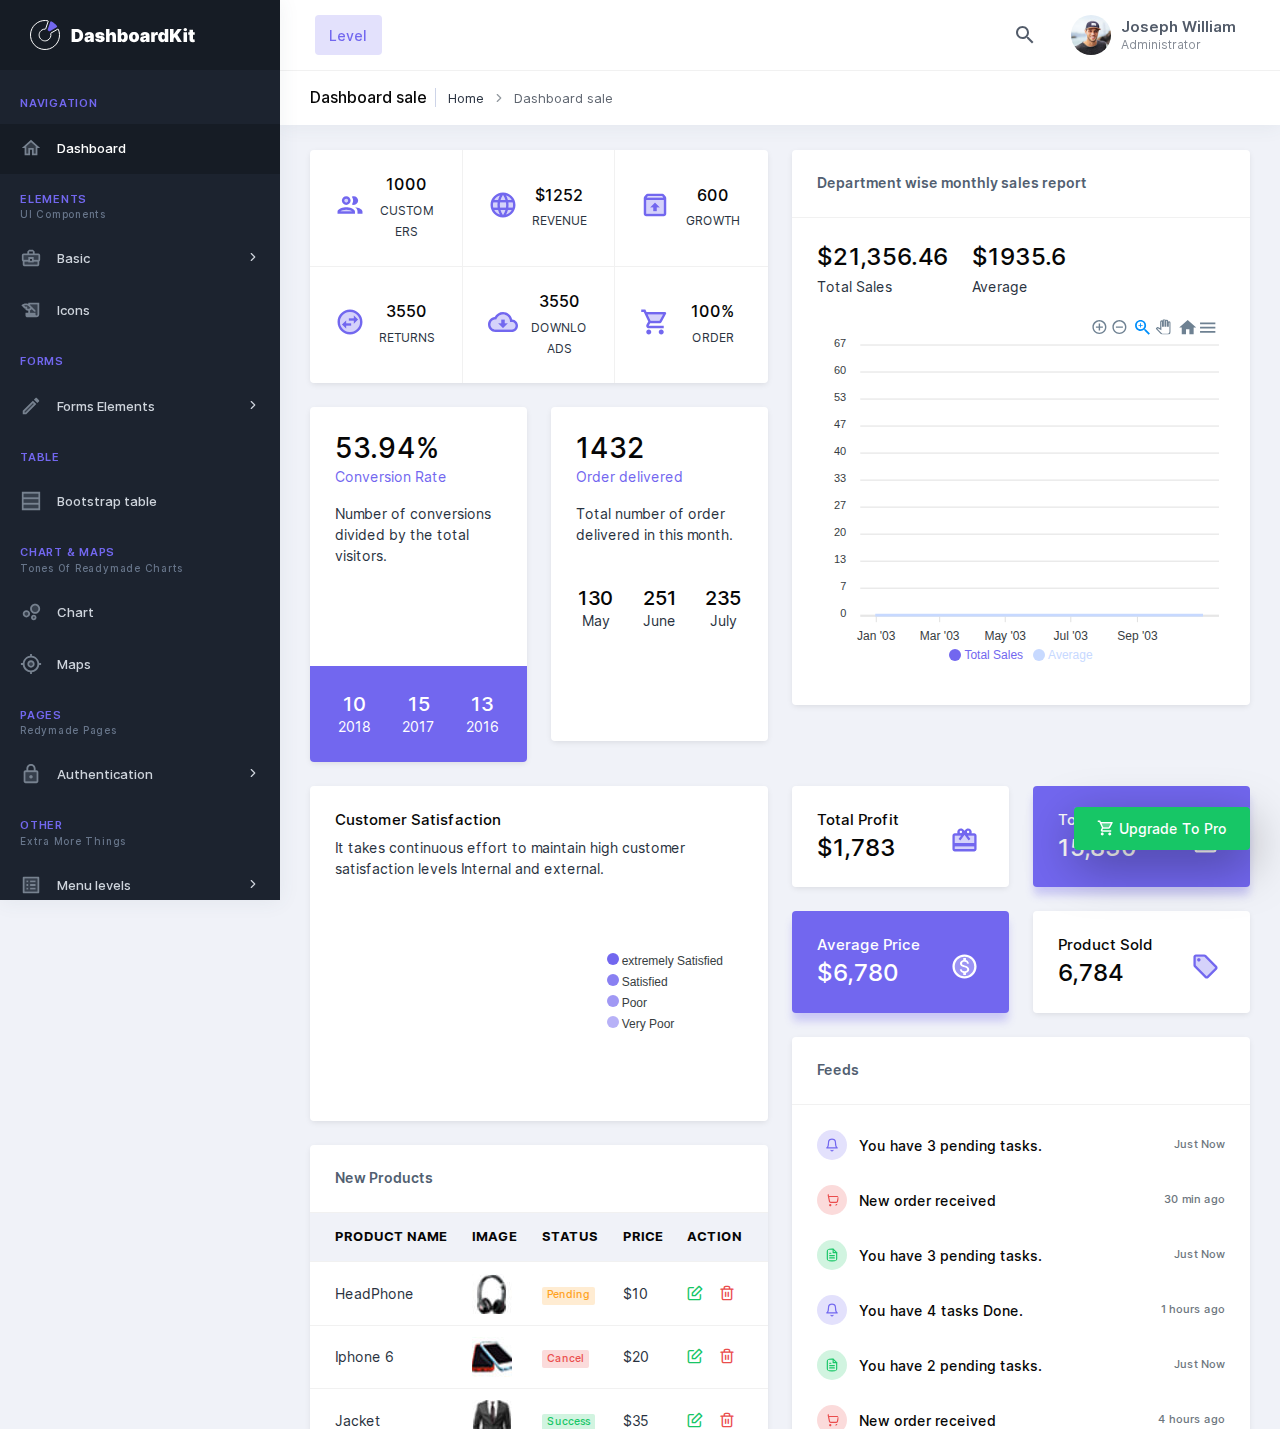
<file: PlantillaProyectos/dist/index.html>
<!DOCTYPE html>
<html lang="en">

<head>
    <title>DashboardKit Bootstrap 5 Admin Template</title>
    <!-- HTML5 Shim and Respond.js IE11 support of HTML5 elements and media queries -->
    <!-- WARNING: Respond.js doesn't work if you view the page via file:// -->
    <!--[if lt IE 11]>
    	<script src="https://oss.maxcdn.com/libs/html5shiv/3.7.0/html5shiv.js"></script>
    	<script src="https://oss.maxcdn.com/libs/respond.js/1.4.2/respond.min.js"></script>
    	<![endif]-->
    <!-- Meta -->
    <meta charset="utf-8">
    <meta name="viewport" content="width=device-width, initial-scale=1.0, user-scalable=0, minimal-ui">
    <meta http-equiv="X-UA-Compatible" content="IE=edge" />
    <meta name="description" content="DashboardKit is made using Bootstrap 5 design framework. Download the free admin template & use it for your project.">
    <meta name="keywords" content="DashboardKit, Dashboard Kit, Dashboard UI Kit, Bootstrap 5, Admin Template, Admin Dashboard, CRM, CMS, Free Bootstrap Admin Template">
    <meta name="author" content="DashboardKit ">


    <!-- Favicon icon -->
    <link rel="icon" href="assets/images/favicon.svg" type="image/x-icon">

    <!-- font css -->
    <link rel="stylesheet" href="assets/fonts/feather.css">
    <link rel="stylesheet" href="assets/fonts/fontawesome.css">
    <link rel="stylesheet" href="assets/fonts/material.css">

    <!-- vendor css -->
    <link rel="stylesheet" href="assets/css/style.css" id="main-style-link">

</head>

<body class="">
	<!-- [ Pre-loader ] start -->
	<div class="loader-bg">
		<div class="loader-track">
			<div class="loader-fill"></div>
		</div>
	</div>
	<!-- [ Pre-loader ] End -->
	<!-- [ Mobile header ] start -->
	<div class="pc-mob-header pc-header">
		<div class="pcm-logo">
			<img src="assets/images/logo.svg" alt="" class="logo logo-lg">
		</div>
		<div class="pcm-toolbar">
			<a href="#!" class="pc-head-link" id="mobile-collapse">
				<div class="hamburger hamburger--arrowturn">
					<div class="hamburger-box">
						<div class="hamburger-inner"></div>
					</div>
				</div>
			</a>
			<a href="#!" class="pc-head-link" id="headerdrp-collapse">
				<i data-feather="align-right"></i>
			</a>
			<a href="#!" class="pc-head-link" id="header-collapse">
				<i data-feather="more-vertical"></i>
			</a>
		</div>
	</div>
	<!-- [ Mobile header ] End -->

	<!-- [ navigation menu ] start -->
	<nav class="pc-sidebar ">
		<div class="navbar-wrapper">
			<div class="m-header">
				<a href="index.html" class="b-brand">
					<!-- ========   change your logo hear   ============ -->
					<img src="assets/images/logo.svg" alt="" class="logo logo-lg">
					<img src="assets/images/logo-sm.svg" alt="" class="logo logo-sm">
				</a>
			</div>
			<div class="navbar-content">
				<ul class="pc-navbar">
					<li class="pc-item pc-caption">
						<label>Navigation</label>
					</li>
					<li class="pc-item">
						<a href="index.html" class="pc-link "><span class="pc-micon"><i class="material-icons-two-tone">home</i></span><span class="pc-mtext">Dashboard</span></a>
					</li>
					<li class="pc-item pc-caption">
						<label>Elements</label>
						<span>UI Components</span>
					</li>
					<li class="pc-item pc-hasmenu">
						<a href="#!" class="pc-link "><span class="pc-micon"><i class="material-icons-two-tone">business_center</i></span><span class="pc-mtext">Basic</span><span class="pc-arrow"><i data-feather="chevron-right"></i></span></a>
						<ul class="pc-submenu">
							<li class="pc-item"><a class="pc-link" href="bc_alert.html">Alert</a></li>
							<li class="pc-item"><a class="pc-link" href="bc_button.html">Button</a></li>
							<li class="pc-item"><a class="pc-link" href="bc_badges.html">Badges</a></li>
							<li class="pc-item"><a class="pc-link" href="bc_breadcrumb-pagination.html">Breadcrumb & paggination</a></li>
							<li class="pc-item"><a class="pc-link" href="bc_card.html">Cards</a></li>
							<li class="pc-item"><a class="pc-link" href="bc_collapse.html">Collapse</a></li>
							<li class="pc-item"><a class="pc-link" href="bc_carousel.html">Carousel</a></li>
							<li class="pc-item"><a class="pc-link" href="bc_progress.html">Progress</a></li>
							<li class="pc-item"><a class="pc-link" href="bc_modal.html">Modal</a></li>

							<li class="pc-item"><a class="pc-link" href="bc_typography.html">Typography</a></li>
						</ul>
					</li>
					<li class="pc-item">
						<a href="icon-feather.html" class="pc-link "><span class="pc-micon"><i class="material-icons-two-tone">history_edu</i></span><span class="pc-mtext">Icons</span></a>
					</li>
					<li class="pc-item pc-caption">
						<label>Forms</label>
					</li>
					<li class="pc-item pc-hasmenu">
						<a href="#!" class="pc-link "><span class="pc-micon"><i class="material-icons-two-tone">edit</i></span><span class="pc-mtext">Forms Elements</span><span class="pc-arrow"><i data-feather="chevron-right"></i></span></a>
						<ul class="pc-submenu">
							<li class="pc-item"><a class="pc-link" href="form_elements.html">Form Basic</a></li>
							<li class="pc-item"><a class="pc-link" href="form2_input_group.html">Input Groups</a></li>
							<li class="pc-item"><a class="pc-link" href="form2_checkbox.html">Checkbox</a></li>
							<li class="pc-item"><a class="pc-link" href="form2_radio.html">Radio</a></li>
						</ul>
					</li>
					<li class="pc-item pc-caption">
						<label>table</label>
					</li>
					<li class="pc-item">
						<a href="tbl_bootstrap.html" class="pc-link "><span class="pc-micon"><i class="material-icons-two-tone">table_rows</i></span><span class="pc-mtext">Bootstrap table</span></a>
					</li>
					<li class="pc-item pc-caption">
						<label>Chart & Maps</label>
						<span>Tones of readymade charts</span>
					</li>
					<li class="pc-item">
						<a href="chart-apex.html" class="pc-link "><span class="pc-micon"><i class="material-icons-two-tone">bubble_chart</i></span><span class="pc-mtext">Chart</span></a>
					</li>
					<li class="pc-item">
						<a href="map-google.html" class="pc-link "><span class="pc-micon"><i class="material-icons-two-tone">my_location</i></span><span class="pc-mtext">Maps</span></a>
					</li>
					<li class="pc-item pc-caption">
						<label>Pages</label>
						<span>Redymade Pages</span>
					</li>
					<li class="pc-item pc-hasmenu">
						<a href="#!" class="pc-link"><span class="pc-micon"><i class="material-icons-two-tone">https</i></span><span class="pc-mtext">Authentication</span><span class="pc-arrow"><i data-feather="chevron-right"></i></span></a>
						<ul class="pc-submenu">
							<li class="pc-item"><a class="pc-link" href="auth-signup.html" target="_blank">Sign up</a></li>
							<li class="pc-item"><a class="pc-link" href="auth-signin.html" target="_blank">Sign in</a></li>
						</ul>
					</li>
					<li class="pc-item pc-caption">
						<label>Other</label>
						<span>Extra more things</span>
					</li>
					<li class="pc-item pc-hasmenu">
						<a href="#!" class="pc-link"><span class="pc-micon"><i class="material-icons-two-tone">list_alt</i></span><span class="pc-mtext">Menu levels</span><span class="pc-arrow"><i data-feather="chevron-right"></i></span></a>
						<ul class="pc-submenu">
							<li class="pc-item"><a class="pc-link" href="#!">Menu Level 2.1</a></li>
							<li class="pc-item pc-hasmenu">
								<a href="#!" class="pc-link">Menu level 2.2<span class="pc-arrow"><i data-feather="chevron-right"></i></span></a>
								<ul class="pc-submenu">
									<li class="pc-item"><a class="pc-link" href="#!">Menu level 3.1</a></li>
									<li class="pc-item"><a class="pc-link" href="#!">Menu level 3.2</a></li>
									<li class="pc-item pc-hasmenu">
										<a href="#!" class="pc-link">Menu level 3.3<span class="pc-arrow"><i data-feather="chevron-right"></i></span></a>
										<ul class="pc-submenu">
											<li class="pc-item"><a class="pc-link" href="#!">Menu level 4.1</a></li>
											<li class="pc-item"><a class="pc-link" href="#!">Menu level 4.2</a></li>
										</ul>
									</li>
								</ul>
							</li>
							<li class="pc-item pc-hasmenu">
								<a href="#!" class="pc-link">Menu level 2.3<span class="pc-arrow"><i data-feather="chevron-right"></i></span></a>
								<ul class="pc-submenu">
									<li class="pc-item"><a class="pc-link" href="#!">Menu level 3.1</a></li>
									<li class="pc-item"><a class="pc-link" href="#!">Menu level 3.2</a></li>
									<li class="pc-item pc-hasmenu">
										<a href="#!" class="pc-link">Menu level 3.3<span class="pc-arrow"><i data-feather="chevron-right"></i></span></a>
										<ul class="pc-submenu">
											<li class="pc-item"><a class="pc-link" href="#!">Menu level 4.1</a></li>
											<li class="pc-item"><a class="pc-link" href="#!">Menu level 4.2</a></li>
										</ul>
									</li>
								</ul>
							</li>
						</ul>
					</li>
					<li class="pc-item"><a href="sample-page.html" class="pc-link "><span class="pc-micon"><i class="material-icons-two-tone">storefront</i></span><span class="pc-mtext">Sample page</span></a></li>

				</ul>
			</div>
		</div>
	</nav>
	<!-- [ navigation menu ] end -->
	<!-- [ Header ] start -->
	<header class="pc-header ">
		<div class="header-wrapper">
			<div class="mr-auto pc-mob-drp">
				<ul class="list-unstyled">
					<li class="dropdown pc-h-item">
						<a class="pc-head-link active dropdown-toggle arrow-none mr-0" data-toggle="dropdown" href="#" role="button" aria-haspopup="false" aria-expanded="false">
							Level
						</a>
						<div class="dropdown-menu pc-h-dropdown">
							<a href="#!" class="dropdown-item">
								<i class="material-icons-two-tone">account_circle</i>
								<span>My Account</span>
							</a>
							<div class="pc-level-menu">
								<a href="#!" class="dropdown-item">
									<i class="material-icons-two-tone">list_alt</i>
									<span class="float-right"><i data-feather="chevron-right" class="mr-0"></i></span>
									<span>Level2.1</span>
								</a>
								<div class="dropdown-menu pc-h-dropdown">
									<a href="#!" class="dropdown-item">
										<i class="fas fa-circle"></i>
										<span>My Account</span>
									</a>
									<a href="#!" class="dropdown-item">
										<i class="fas fa-circle"></i>
										<span>Settings</span>
									</a>
									<a href="#!" class="dropdown-item">
										<i class="fas fa-circle"></i>
										<span>Support</span>
									</a>
									<a href="#!" class="dropdown-item">
										<i class="fas fa-circle"></i>
										<span>Lock Screen</span>
									</a>
									<a href="#!" class="dropdown-item">
										<i class="fas fa-circle"></i>
										<span>Logout</span>
									</a>
								</div>
							</div>
							<a href="#!" class="dropdown-item">
								<i class="material-icons-two-tone">settings</i>
								<span>Settings</span>
							</a>
							<a href="#!" class="dropdown-item">
								<i class="material-icons-two-tone">support</i>
								<span>Support</span>
							</a>
							<a href="#!" class="dropdown-item">
								<i class="material-icons-two-tone">https</i>
								<span>Lock Screen</span>
							</a>
							<a href="#!" class="dropdown-item">
								<i class="material-icons-two-tone">chrome_reader_mode</i>
								<span>Logout</span>
							</a>
						</div>
					</li>
				</ul>
			</div>
			<div class="ml-auto">
				<ul class="list-unstyled">
					<li class="dropdown pc-h-item">
						<a class="pc-head-link dropdown-toggle arrow-none mr-0" data-toggle="dropdown" href="#" role="button" aria-haspopup="false" aria-expanded="false">
							<i class="material-icons-two-tone">search</i>
						</a>
						<div class="dropdown-menu dropdown-menu-right pc-h-dropdown drp-search">
							<form class="px-3">
								<div class="form-group mb-0 d-flex align-items-center">
									<i data-feather="search"></i>
									<input type="search" class="form-control border-0 shadow-none" placeholder="Search here. . .">
								</div>
							</form>
						</div>
					</li>
					<li class="dropdown pc-h-item">
						<a class="pc-head-link dropdown-toggle arrow-none mr-0" data-toggle="dropdown" href="#" role="button" aria-haspopup="false" aria-expanded="false">
							<img src="assets/images/user/avatar-2.jpg" alt="user-image" class="user-avtar">
							<span>
								<span class="user-name">Joseph William</span>
								<span class="user-desc">Administrator</span>
							</span>
						</a>
						<div class="dropdown-menu dropdown-menu-right pc-h-dropdown">
							<div class=" dropdown-header">
								<h5 class="text-overflow m-0"><span class="badge bg-light-primary"><a href="https://gumroad.com/dashboardkit" target="_blank">Upgrade to Pro</a></span></h5>
							</div>
				
							<a href="auth-signin.html" class="dropdown-item">
								<i class="material-icons-two-tone">chrome_reader_mode</i>
								<span>Logout</span>
							</a>
						</div>
					</li>
				</ul>
			</div>

		</div>
	</header>
	<!-- [ Header ] end -->

<!-- [ Main Content ] start -->
<div class="pc-container">
    <div class="pcoded-content">
        <!-- [ breadcrumb ] start -->
        <div class="page-header">
            <div class="page-block">
                <div class="row align-items-center">
                    <div class="col-md-6">
                        <div class="page-header-title">
                            <h5 class="m-b-10">Dashboard sale</h5>
                        </div>
                        <ul class="breadcrumb">
                            <li class="breadcrumb-item"><a href="index.html">Home</a></li>
                            <li class="breadcrumb-item">Dashboard sale</li>
                        </ul>
                    </div>
                </div>
            </div>
        </div>
        <!-- [ breadcrumb ] end -->
        <!-- [ Main Content ] start -->
        <div class="row">
            <!-- support-section start -->
            <div class="col-xl-6 col-md-12">
                <div class="card flat-card">
                    <div class="row-table">
                        <div class="col-sm-6 card-body br">
                            <div class="row">
                                <div class="col-sm-4">
                                    <i class="material-icons-two-tone text-primary mb-1">group</i>
                                </div>
                                <div class="col-sm-8 text-md-center">
                                    <h5>1000</h5>
                                    <span>Customers</span>
                                </div>
                            </div>
                        </div>
                        <div class="col-sm-6 d-none d-md-table-cell d-lg-table-cell d-xl-table-cell card-body br">
                            <div class="row">
                                <div class="col-sm-4">
                                    <i class="material-icons-two-tone text-primary mb-1">language</i>
                                </div>
                                <div class="col-sm-8 text-md-center">
                                    <h5>$1252</h5>
                                    <span>Revenue</span>
                                </div>
                            </div>
                        </div>
                        <div class="col-sm-6 card-body">
                            <div class="row">
                                <div class="col-sm-4">
                                    <i class="material-icons-two-tone text-primary mb-1">unarchive</i>
                                </div>
                                <div class="col-sm-8 text-md-center">
                                    <h5>600</h5>
                                    <span>Growth</span>
                                </div>
                            </div>
                        </div>
                    </div>
                    <div class="row-table">
                        <div class="col-sm-6 card-body br">
                            <div class="row">
                                <div class="col-sm-4">
                                    <i class="material-icons-two-tone text-primary mb-1">swap_horizontal_circle</i>
                                </div>
                                <div class="col-sm-8 text-md-center">
                                    <h5>3550</h5>
                                    <span>Returns</span>
                                </div>
                            </div>
                        </div>
                        <div class="col-sm-6 d-none d-md-table-cell d-lg-table-cell d-xl-table-cell card-body br">
                            <div class="row">
                                <div class="col-sm-4">
                                    <i class="material-icons-two-tone text-primary mb-1">cloud_download</i>
                                </div>
                                <div class="col-sm-8 text-md-center">
                                    <h5>3550</h5>
                                    <span>Downloads</span>
                                </div>
                            </div>
                        </div>
                        <div class="col-sm-6 card-body">
                            <div class="row">
                                <div class="col-sm-4">
                                    <i class="material-icons-two-tone text-primary mb-1">shopping_cart</i>
                                </div>
                                <div class="col-sm-8 text-md-center">
                                    <h5>100%</h5>
                                    <span>Order</span>
                                </div>
                            </div>
                        </div>
                    </div>
                </div>
                <div class="row">
                    <div class="col-md-6">
                        <div class="card support-bar overflow-hidden">
                            <div class="card-body pb-0">
                                <h2 class="m-0">53.94%</h2>
                                <span class="text-primary">Conversion Rate</span>
                                <p class="mb-3 mt-3">Number of conversions divided by the total visitors. </p>
                            </div>
                            <div id="support-chart"></div>
                            <div class="card-footer border-0 bg-primary text-white background-pattern-white">
                                <div class="row text-center">
                                    <div class="col">
                                        <h4 class="m-0 text-white">10</h4>
                                        <span>2018</span>
                                    </div>
                                    <div class="col">
                                        <h4 class="m-0 text-white">15</h4>
                                        <span>2017</span>
                                    </div>
                                    <div class="col">
                                        <h4 class="m-0 text-white">13</h4>
                                        <span>2016</span>
                                    </div>
                                </div>
                            </div>
                        </div>
                    </div>
                    <div class="col-md-6">
                        <div class="card support-bar overflow-hidden">
                            <div class="card-body pb-0">
                                <h2 class="m-0">1432</h2>
                                <span class="text-primary">Order delivered</span>
                                <p class="mb-3 mt-3">Total number of order delivered in this month.</p>
                            </div>
                            <div class="card-footer border-0">
                                <div class="row text-center">
                                    <div class="col">
                                        <h4 class="m-0">130</h4>
                                        <span>May</span>
                                    </div>
                                    <div class="col">
                                        <h4 class="m-0">251</h4>
                                        <span>June</span>
                                    </div>
                                    <div class="col">
                                        <h4 class="m-0 ">235</h4>
                                        <span>July</span>
                                    </div>
                                </div>
                            </div>
                            <div id="support-chart1"></div>
                        </div>
                    </div>
                </div>
            </div>
            <div class="col-xl-6 col-md-12">
                <div class="card">
                    <div class="card-header">
                        <h5>Department wise monthly sales report</h5>
                    </div>
                    <div class="card-body">
                        <div class="row pb-2">
                            <div class="col-auto m-b-10">
                                <h3 class="mb-1">$21,356.46</h3>
                                <span>Total Sales</span>
                            </div>
                            <div class="col-auto m-b-10">
                                <h3 class="mb-1">$1935.6</h3>
                                <span>Average</span>
                            </div>
                        </div>
                        <div id="account-chart"></div>
                    </div>
                </div>
            </div>
            <!-- support-section end -->
            <!-- customer-section start -->
            <div class="col-xl-6 col-md-12">
                <div class="card">
                    <div class="card-body">
                        <h6>Customer Satisfaction</h6>
                        <span>It takes continuous effort to maintain high customer satisfaction levels Internal and external.</span>
                        <div class="row d-flex justify-content-center align-items-center">
                            <div class="col">
                                <div id="satisfaction-chart"></div>
                            </div>
                        </div>
                    </div>
                </div>
                <div class="card table-card">
                    <div class="card-header">
                        <h5>New Products</h5>
                    </div>
                    <div class="pro-scroll" style="height:255px;position:relative;">
                        <div class="card-body p-0">
                            <div class="table-responsive">
                                <table class="table table-hover m-b-0">
                                    <thead>
                                        <tr>
                                            <th>Product Name</th>
                                            <th>Image</th>
                                            <th>Status</th>
                                            <th>Price</th>
                                            <th>Action</th>
                                        </tr>
                                    </thead>
                                    <tbody>
                                        <tr>
                                            <td>HeadPhone</td>
                                            <td><img src="assets/images/widget/p1.jpg" alt="" class="img-20"></td>
                                            <td>
                                                <div><label class="badge bg-light-warning">Pending</label></div>
                                            </td>
                                            <td>$10</td>
                                            <td><a href="#!"><i class="icon feather icon-edit f-16  text-success"></i></a><a href="#!"><i class="feather icon-trash-2 ml-3 f-16 text-danger"></i></a></td>
                                        </tr>
                                        <tr>
                                            <td>Iphone 6</td>
                                            <td><img src="assets/images/widget/p2.jpg" alt="" class="img-20"></td>
                                            <td>
                                                <div><label class="badge bg-light-danger">Cancel</label></div>
                                            </td>
                                            <td>$20</td>
                                            <td><a href="#!"><i class="icon feather icon-edit f-16  text-success"></i></a><a href="#!"><i class="feather icon-trash-2 ml-3 f-16 text-danger"></i></a></td>
                                        </tr>
                                        <tr>
                                            <td>Jacket</td>
                                            <td><img src="assets/images/widget/p3.jpg" alt="" class="img-20"></td>
                                            <td>
                                                <div><label class="badge bg-light-success">Success</label></div>
                                            </td>
                                            <td>$35</td>
                                            <td><a href="#!"><i class="icon feather icon-edit f-16 text-success"></i></a><a href="#!"><i class="feather icon-trash-2 ml-3 f-16 text-danger"></i></a></td>
                                        </tr>
                                        <tr>
                                            <td>Sofa</td>
                                            <td><img src="assets/images/widget/p4.jpg" alt="" class="img-20"></td>
                                            <td>
                                                <div><label class="badge bg-light-danger">Cancel</label></div>
                                            </td>
                                            <td>$85</td>
                                            <td><a href="#!"><i class="icon feather icon-edit f-16 text-success"></i></a><a href="#!"><i class="feather icon-trash-2 ml-3 f-16 text-danger"></i></a></td>
                                        </tr>
                                        <tr>
                                            <td>Iphone 6</td>
                                            <td><img src="assets/images/widget/p2.jpg" alt="" class="img-20"></td>
                                            <td>
                                                <div><label class="badge bg-light-success">Success</label></div>
                                            </td>
                                            <td>$20</td>
                                            <td><a href="#!"><i class="icon feather icon-edit f-16 text-success"></i></a><a href="#!"><i class="feather icon-trash-2 ml-3 f-16 text-danger"></i></a></td>
                                        </tr>
                                        <tr>
                                            <td>HeadPhone</td>
                                            <td><img src="assets/images/widget/p1.jpg" alt="" class="img-20"></td>
                                            <td>
                                                <div><label class="badge bg-light-warning">Pending</label></div>
                                            </td>
                                            <td>$50</td>
                                            <td><a href="#!"><i class="icon feather icon-edit f-16 text-success"></i></a><a href="#!"><i class="feather icon-trash-2 ml-3 f-16 text-danger"></i></a></td>
                                        </tr>
                                        <tr>
                                            <td>Iphone 6</td>
                                            <td><img src="assets/images/widget/p2.jpg" alt="" class="img-20"></td>
                                            <td>
                                                <div><label class="badge bg-light-danger">Cancel</label></div>
                                            </td>
                                            <td>$30</td>
                                            <td><a href="#!"><i class="icon feather icon-edit f-16 text-success"></i></a><a href="#!"><i class="feather icon-trash-2 ml-3 f-16 text-danger"></i></a></td>
                                        </tr>
                                    </tbody>
                                </table>
                            </div>
                        </div>
                    </div>
                </div>
            </div>
            <div class="col-xl-6 col-md-12">
                <div class="row">
                    <div class="col-sm-6">
                        <div class="card prod-p-card background-pattern">
                            <div class="card-body">
                                <div class="row align-items-center m-b-0">
                                    <div class="col">
                                        <h6 class="m-b-5">Total Profit</h6>
                                        <h3 class="m-b-0">$1,783</h3>
                                    </div>
                                    <div class="col-auto">
                                        <i class="material-icons-two-tone text-primary">card_giftcard</i>
                                    </div>
                                </div>
                            </div>
                        </div>
                    </div>
                    <div class="col-sm-6">
                        <div class="card prod-p-card bg-primary background-pattern-white">
                            <div class="card-body">
                                <div class="row align-items-center m-b-0">
                                    <div class="col">
                                        <h6 class="m-b-5 text-white">Total Orders</h6>
                                        <h3 class="m-b-0 text-white">15,830</h3>
                                    </div>
                                    <div class="col-auto">
                                        <i class="material-icons-two-tone text-white">local_mall</i>
                                    </div>
                                </div>
                            </div>
                        </div>
                    </div>
                    <div class="col-sm-6">
                        <div class="card prod-p-card bg-primary background-pattern-white">
                            <div class="card-body">
                                <div class="row align-items-center m-b-0">
                                    <div class="col">
                                        <h6 class="m-b-5 text-white">Average Price</h6>
                                        <h3 class="m-b-0 text-white">$6,780</h3>
                                    </div>
                                    <div class="col-auto">
                                        <i class="material-icons-two-tone text-white">monetization_on</i>
                                    </div>
                                </div>
                            </div>
                        </div>
                    </div>
                    <div class="col-sm-6">
                        <div class="card prod-p-card background-pattern">
                            <div class="card-body">
                                <div class="row align-items-center m-b-0">
                                    <div class="col">
                                        <h6 class="m-b-5">Product Sold</h6>
                                        <h3 class="m-b-0">6,784</h3>
                                    </div>
                                    <div class="col-auto">
                                        <i class="material-icons-two-tone text-primary">local_offer</i>
                                    </div>
                                </div>
                            </div>
                        </div>
                    </div>
                </div>
                <div class="card feed-card">
                    <div class="card-header">
                        <h5>Feeds</h5>
                    </div>
                    <div class="feed-scroll" style="height:385px;position:relative;">
                        <div class="card-body">
                            <div class="row m-b-25 align-items-center">
                                <div class="col-auto p-r-0">
                                    <i data-feather="bell" class="bg-light-primary feed-icon p-2 wid-30 hei-30"></i>
                                </div>
                                <div class="col">
                                    <a href="#!">
                                        <h6 class="m-b-5">You have 3 pending tasks. <span class="text-muted float-right f-14">Just Now</span></h6>
                                    </a>
                                </div>
                            </div>
                            <div class="row m-b-25 align-items-center">
                                <div class="col-auto p-r-0">
                                    <i data-feather="shopping-cart" class="bg-light-danger feed-icon p-2 wid-30 hei-30"></i>
                                </div>
                                <div class="col">
                                    <a href="#!">
                                        <h6 class="m-b-5">New order received <span class="text-muted float-right f-14">30 min ago</span></h6>
                                    </a>
                                </div>
                            </div>
                            <div class="row m-b-25 align-items-center">
                                <div class="col-auto p-r-0">
                                    <i data-feather="file-text" class="bg-light-success feed-icon p-2 wid-30 hei-30"></i>
                                </div>
                                <div class="col">
                                    <a href="#!">
                                        <h6 class="m-b-5">You have 3 pending tasks. <span class="text-muted float-right f-14">Just Now</span></h6>
                                    </a>
                                </div>
                            </div>
                            <div class="row m-b-25 align-items-center">
                                <div class="col-auto p-r-0">
                                    <i data-feather="bell" class="bg-light-primary feed-icon p-2 wid-30 hei-30"></i>
                                </div>
                                <div class="col">
                                    <a href="#!">
                                        <h6 class="m-b-5">You have 4 tasks Done. <span class="text-muted float-right f-14">1 hours ago</span></h6>
                                    </a>
                                </div>
                            </div>
                            <div class="row m-b-25 align-items-center">
                                <div class="col-auto p-r-0">
                                    <i data-feather="file-text" class="bg-light-success feed-icon p-2 wid-30 hei-30"></i>
                                </div>
                                <div class="col">
                                    <a href="#!">
                                        <h6 class="m-b-5">You have 2 pending tasks. <span class="text-muted float-right f-14">Just Now</span></h6>
                                    </a>
                                </div>
                            </div>
                            <div class="row m-b-25 align-items-center">
                                <div class="col-auto p-r-0">
                                    <i data-feather="shopping-cart" class="bg-light-danger feed-icon p-2 wid-30 hei-30"></i>
                                </div>
                                <div class="col">
                                    <a href="#!">
                                        <h6 class="m-b-5">New order received <span class="text-muted float-right f-14">4 hours ago</span></h6>
                                    </a>
                                </div>
                            </div>
                            <div class="row m-b-25 align-items-center">
                                <div class="col-auto p-r-0">
                                    <i data-feather="shopping-cart" class="bg-light-danger feed-icon p-2 wid-30 hei-30"></i>
                                </div>
                                <div class="col">
                                    <a href="#!">
                                        <h6 class="m-b-5">New order Done <span class="text-muted float-right f-14">Just Now</span></h6>
                                    </a>
                                </div>
                            </div>
                            <div class="row m-b-25 align-items-center">
                                <div class="col-auto p-r-0">
                                    <i data-feather="file-text" class="bg-light-success feed-icon p-2 wid-30 hei-30"></i>
                                </div>
                                <div class="col">
                                    <a href="#!">
                                        <h6 class="m-b-5">You have 5 pending tasks. <span class="text-muted float-right f-14">5 hours ago</span></h6>
                                    </a>
                                </div>
                            </div>
                            <div class="row m-b-0 align-items-center">
                                <div class="col-auto p-r-0">
                                    <i data-feather="bell" class="bg-light-primary feed-icon p-2 wid-30 hei-30"></i>
                                </div>
                                <div class="col">
                                    <a href="#!">
                                        <h6 class="m-b-5">You have 4 tasks Done. <span class="text-muted float-right f-14">2 hours ago</span></h6>
                                    </a>
                                </div>
                            </div>
                        </div>
                    </div>
                </div>
            </div>
            <!-- customer-section end -->
        </div>
        <!-- [ Main Content ] end -->
    </div>
</div>
<!-- [ Main Content ] end -->
    <!-- Warning Section start -->
    <!-- Older IE warning message -->
    <!--[if lt IE 11]>
        <div class="ie-warning">
            <h1>Warning!!</h1>
            <p>You are using an outdated version of Internet Explorer, please upgrade
               <br/>to any of the following web browsers to access this website.
            </p>
            <div class="iew-container">
                <ul class="iew-download">
                    <li>
                        <a href="http://www.google.com/chrome/">
                            <img src="assets/images/browser/chrome.png" alt="Chrome">
                            <div>Chrome</div>
                        </a>
                    </li>
                    <li>
                        <a href="https://www.mozilla.org/en-US/firefox/new/">
                            <img src="assets/images/browser/firefox.png" alt="Firefox">
                            <div>Firefox</div>
                        </a>
                    </li>
                    <li>
                        <a href="http://www.opera.com">
                            <img src="assets/images/browser/opera.png" alt="Opera">
                            <div>Opera</div>
                        </a>
                    </li>
                    <li>
                        <a href="https://www.apple.com/safari/">
                            <img src="assets/images/browser/safari.png" alt="Safari">
                            <div>Safari</div>
                        </a>
                    </li>
                    <li>
                        <a href="http://windows.microsoft.com/en-us/internet-explorer/download-ie">
                            <img src="assets/images/browser/ie.png" alt="">
                            <div>IE (11 & above)</div>
                        </a>
                    </li>
                </ul>
            </div>
            <p>Sorry for the inconvenience!</p>
        </div>
    <![endif]-->
    <!-- Warning Section Ends -->
    <!-- Required Js -->
    <script src="assets/js/vendor-all.min.js"></script>
    <script src="assets/js/plugins/bootstrap.min.js"></script>
    <script src="assets/js/plugins/feather.min.js"></script>
    <script src="assets/js/pcoded.min.js"></script>
    <!-- <script src="https://cdnjs.cloudflare.com/ajax/libs/highlight.js/9.12.0/highlight.min.js"></script> -->
    <!-- <script src="assets/js/plugins/clipboard.min.js"></script> -->
    <!-- <script src="assets/js/uikit.min.js"></script> -->

<!-- Apex Chart -->
<script src="assets/js/plugins/apexcharts.min.js"></script>
<script>
    $("body").append('<div class="fixed-button active"><a href="https://gumroad.com/dashboardkit" target="_blank" class="btn btn-md btn-success"><i class="material-icons-two-tone text-white">shopping_cart</i> Upgrade To Pro</a> </div>');
</script>

<!-- custom-chart js -->
<script src="assets/js/pages/dashboard-sale.js"></script>
</body>

</html>
</file>
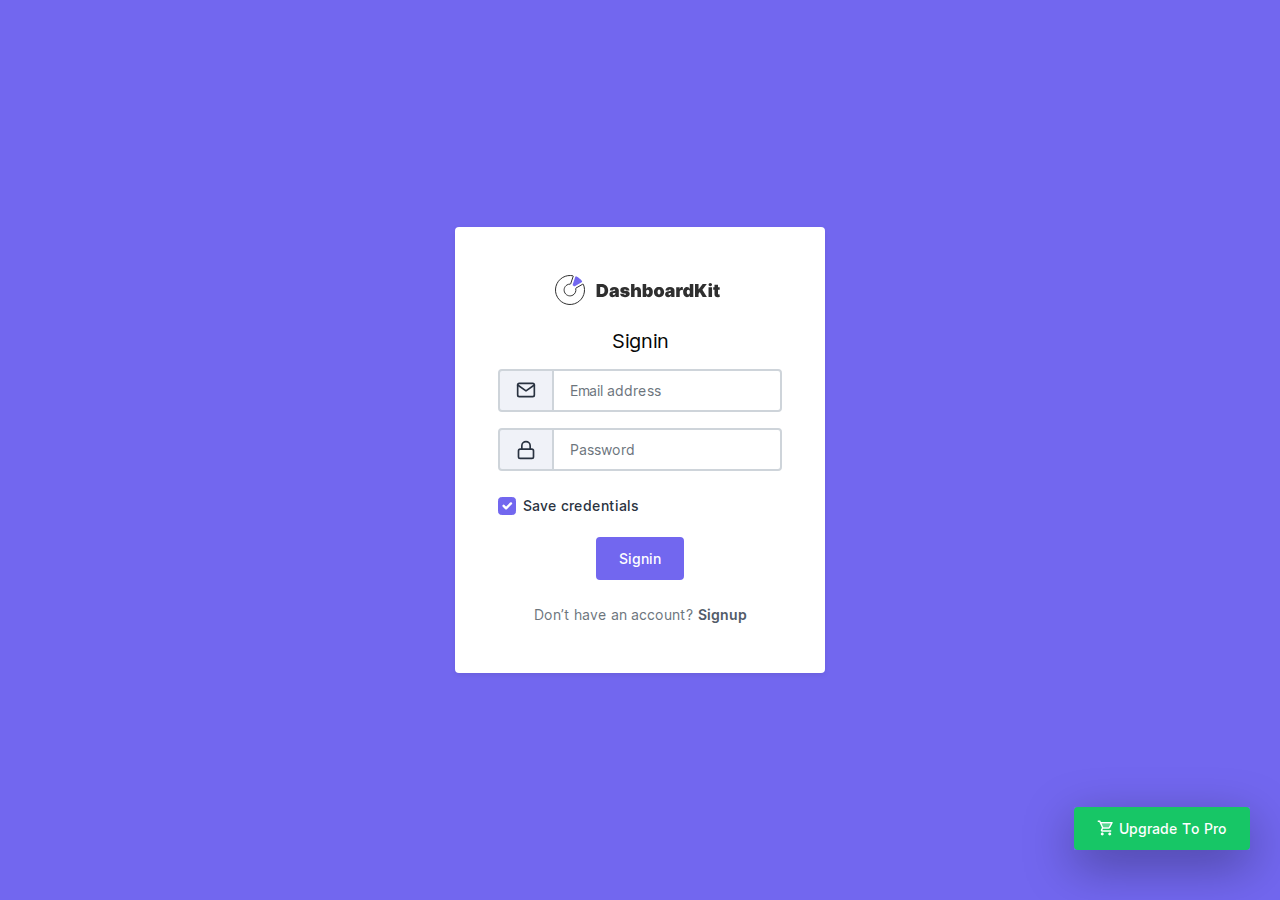
<file: PlantillaProyectos/dist/auth-signin.html>
<!DOCTYPE html>
<html lang="en">

<head>

	<title>DashboardKit Bootstrap 5 Admin Template</title>
	<!-- HTML5 Shim and Respond.js IE11 support of HTML5 elements and media queries -->
	<!-- WARNING: Respond.js doesn't work if you view the page via file:// -->
	<!--[if lt IE 11]>
		<script src="https://oss.maxcdn.com/libs/html5shiv/3.7.0/html5shiv.js"></script>
		<script src="https://oss.maxcdn.com/libs/respond.js/1.4.2/respond.min.js"></script>
		<![endif]-->
	<!-- Meta -->
	<meta charset="utf-8">
	<meta name="viewport" content="width=device-width, initial-scale=1.0, user-scalable=0, minimal-ui">
	<meta http-equiv="X-UA-Compatible" content="IE=edge" />
	<meta name="description" content="DashboardKit is made using Bootstrap 5 design framework. Download the free admin template & use it for your project.">
	<meta name="keywords" content="DashboardKit, Dashboard Kit, Dashboard UI Kit, Bootstrap 5, Admin Template, Admin Dashboard, CRM, CMS, Free Bootstrap Admin Template">
	<meta name="author" content="DashboardKit ">


	<!-- Favicon icon -->
	<link rel="icon" href="assets/images/favicon.svg" type="image/x-icon">

	<!-- font css -->
	<link rel="stylesheet" href="assets/fonts/feather.css">
	<link rel="stylesheet" href="assets/fonts/fontawesome.css">
	<link rel="stylesheet" href="assets/fonts/material.css">

	<!-- vendor css -->
	<link rel="stylesheet" href="assets/css/style.css" id="main-style-link">


</head>

<!-- [ auth-signin ] start -->
<div class="auth-wrapper">
	<div class="auth-content">
		<div class="card">
			<div class="row align-items-center text-center">
				<div class="col-md-12">
					<div class="card-body">
						<img src="assets/images/logo-dark.svg" alt="" class="img-fluid mb-4">
						<h4 class="mb-3 f-w-400">Signin</h4>
						<div class="input-group mb-3">
							<span class="input-group-text"><i data-feather="mail"></i></span>
							<input type="email" class="form-control" placeholder="Email address">
						</div>
						<div class="input-group mb-4">
							<span class="input-group-text"><i data-feather="lock"></i></span>
							<input type="password" class="form-control" placeholder="Password">
						</div>
						<div class="form-group text-left mt-2">
							<div class="form-check">
								<input class="form-check-input" type="checkbox" value="" id="flexCheckChecked" checked>
								<label class="form-check-label" for="flexCheckChecked">
									Save credentials
								</label>
							</div>
						</div>
						<button class="btn btn-block btn-primary mb-4">Signin</button>
						<p class="mb-0 text-muted">Don’t have an account? <a href="auth-signup.html" class="f-w-400">Signup</a></p>
					</div>
				</div>
			</div>
		</div>
	</div>
</div>
<!-- [ auth-signin ] end -->

<!-- Required Js -->
<script src="assets/js/vendor-all.min.js"></script>
<script src="assets/js/plugins/bootstrap.min.js"></script>
<script src="assets/js/plugins/feather.min.js"></script>
<script src="assets/js/pcoded.min.js"></script>
<script>
    $("body").append('<div class="fixed-button active"><a href="https://gumroad.com/dashboardkit" target="_blank" class="btn btn-md btn-success"><i class="material-icons-two-tone text-white">shopping_cart</i> Upgrade To Pro</a> </div>');
</script>


</body>

</html>
</file>
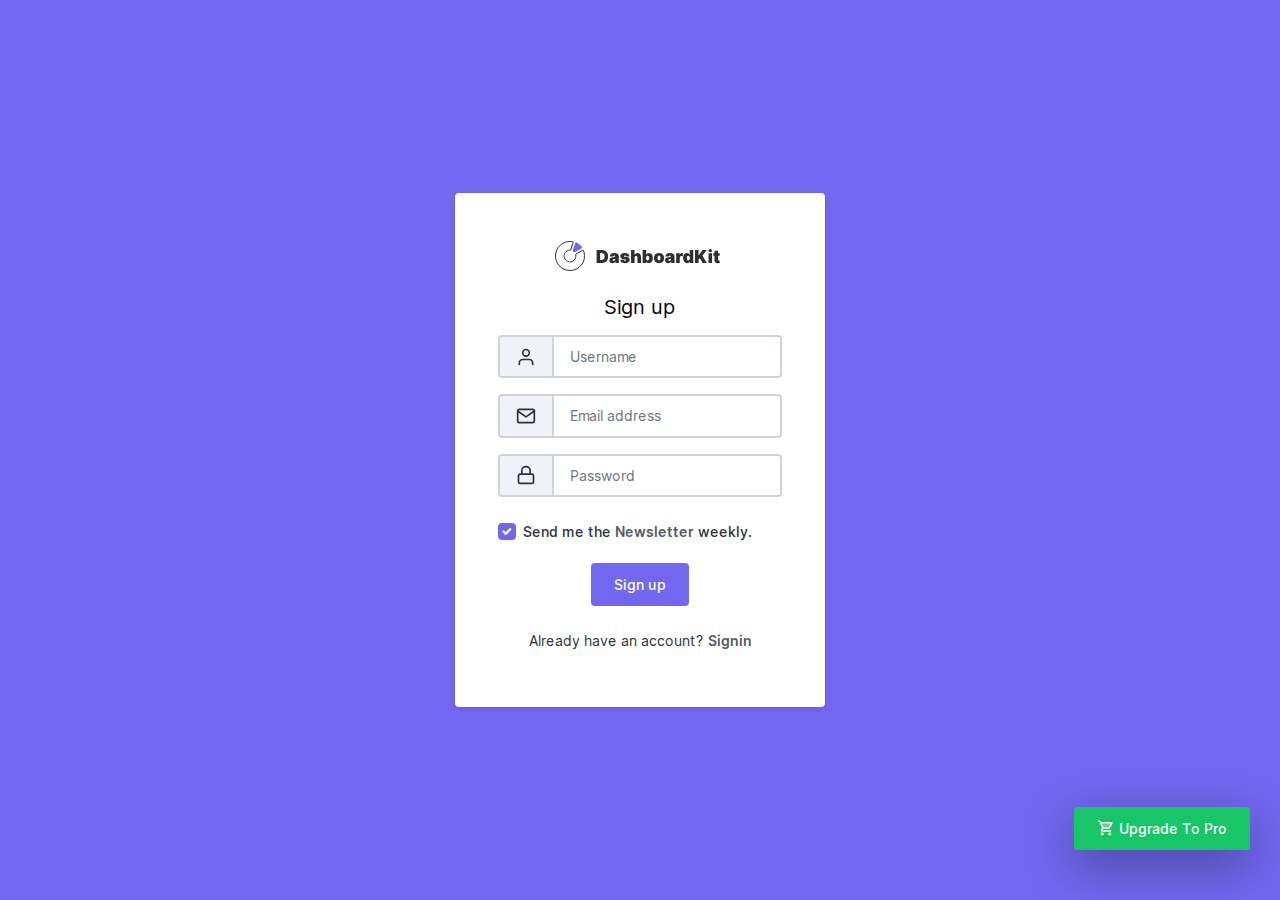
<file: PlantillaProyectos/dist/auth-signup.html>
<!DOCTYPE html>
<html lang="en">

<head>

	<title>DashboardKit Bootstrap 5 Admin Template</title>
	<!-- HTML5 Shim and Respond.js IE11 support of HTML5 elements and media queries -->
	<!-- WARNING: Respond.js doesn't work if you view the page via file:// -->
	<!--[if lt IE 11]>
		<script src="https://oss.maxcdn.com/libs/html5shiv/3.7.0/html5shiv.js"></script>
		<script src="https://oss.maxcdn.com/libs/respond.js/1.4.2/respond.min.js"></script>
		<![endif]-->
	<!-- Meta -->
	<meta charset="utf-8">
	<meta name="viewport" content="width=device-width, initial-scale=1.0, user-scalable=0, minimal-ui">
	<meta http-equiv="X-UA-Compatible" content="IE=edge" />
	<meta name="description" content="DashboardKit is made using Bootstrap 5 design framework. Download the free admin template & use it for your project.">
	<meta name="keywords" content="DashboardKit, Dashboard Kit, Dashboard UI Kit, Bootstrap 5, Admin Template, Admin Dashboard, CRM, CMS, Free Bootstrap Admin Template">
	<meta name="author" content="DashboardKit ">


	<!-- Favicon icon -->
	<link rel="icon" href="assets/images/favicon.svg" type="image/x-icon">

	<!-- font css -->
	<link rel="stylesheet" href="assets/fonts/feather.css">
	<link rel="stylesheet" href="assets/fonts/fontawesome.css">
	<link rel="stylesheet" href="assets/fonts/material.css">

	<!-- vendor css -->
	<link rel="stylesheet" href="assets/css/style.css" id="main-style-link">


</head>

<!-- [ auth-signup ] start -->
<div class="auth-wrapper">
	<div class="auth-content">
		<div class="card">
			<div class="row align-items-center text-center">
				<div class="col-md-12">
					<div class="card-body">
						<img src="assets/images/logo-dark.svg" alt="" class="img-fluid mb-4">
						<h4 class="mb-3 f-w-400">Sign up</h4>
						<div class="input-group mb-3">
							<span class="input-group-text"><i data-feather="user"></i></span>
							<input type="text" class="form-control" placeholder="Username">
						</div>
						<div class="input-group mb-3">
							<span class="input-group-text"><i data-feather="mail"></i></span>
							<input type="email" class="form-control" placeholder="Email address">
						</div>
						<div class="input-group mb-4">
							<span class="input-group-text"><i data-feather="lock"></i></span>
							<input type="password" class="form-control" placeholder="Password">
						</div>
						<div class="form-group text-left mt-2">
							<div class="form-check">
								<input class="form-check-input" type="checkbox" value="" id="flexCheckChecked" checked>
								<label class="form-check-label" for="flexCheckChecked">
									Send me the <a href="#!"> Newsletter</a> weekly.
								</label>
							</div>
						</div>
						<button class="btn btn-primary btn-block mb-4">Sign up</button>
						<p class="mb-2">Already have an account? <a href="auth-signin.html" class="f-w-400">Signin</a></p>
					</div>
				</div>
			</div>
		</div>
	</div>
</div>
<!-- [ auth-signup ] end -->

<!-- Required Js -->
<script src="assets/js/vendor-all.min.js"></script>
<script src="assets/js/plugins/bootstrap.min.js"></script>
<script src="assets/js/plugins/feather.min.js"></script>
<script src="assets/js/pcoded.min.js"></script>
<script>
    $("body").append('<div class="fixed-button active"><a href="https://gumroad.com/dashboardkit" target="_blank" class="btn btn-md btn-success"><i class="material-icons-two-tone text-white">shopping_cart</i> Upgrade To Pro</a> </div>');
</script>


</body>

</html>
</file>
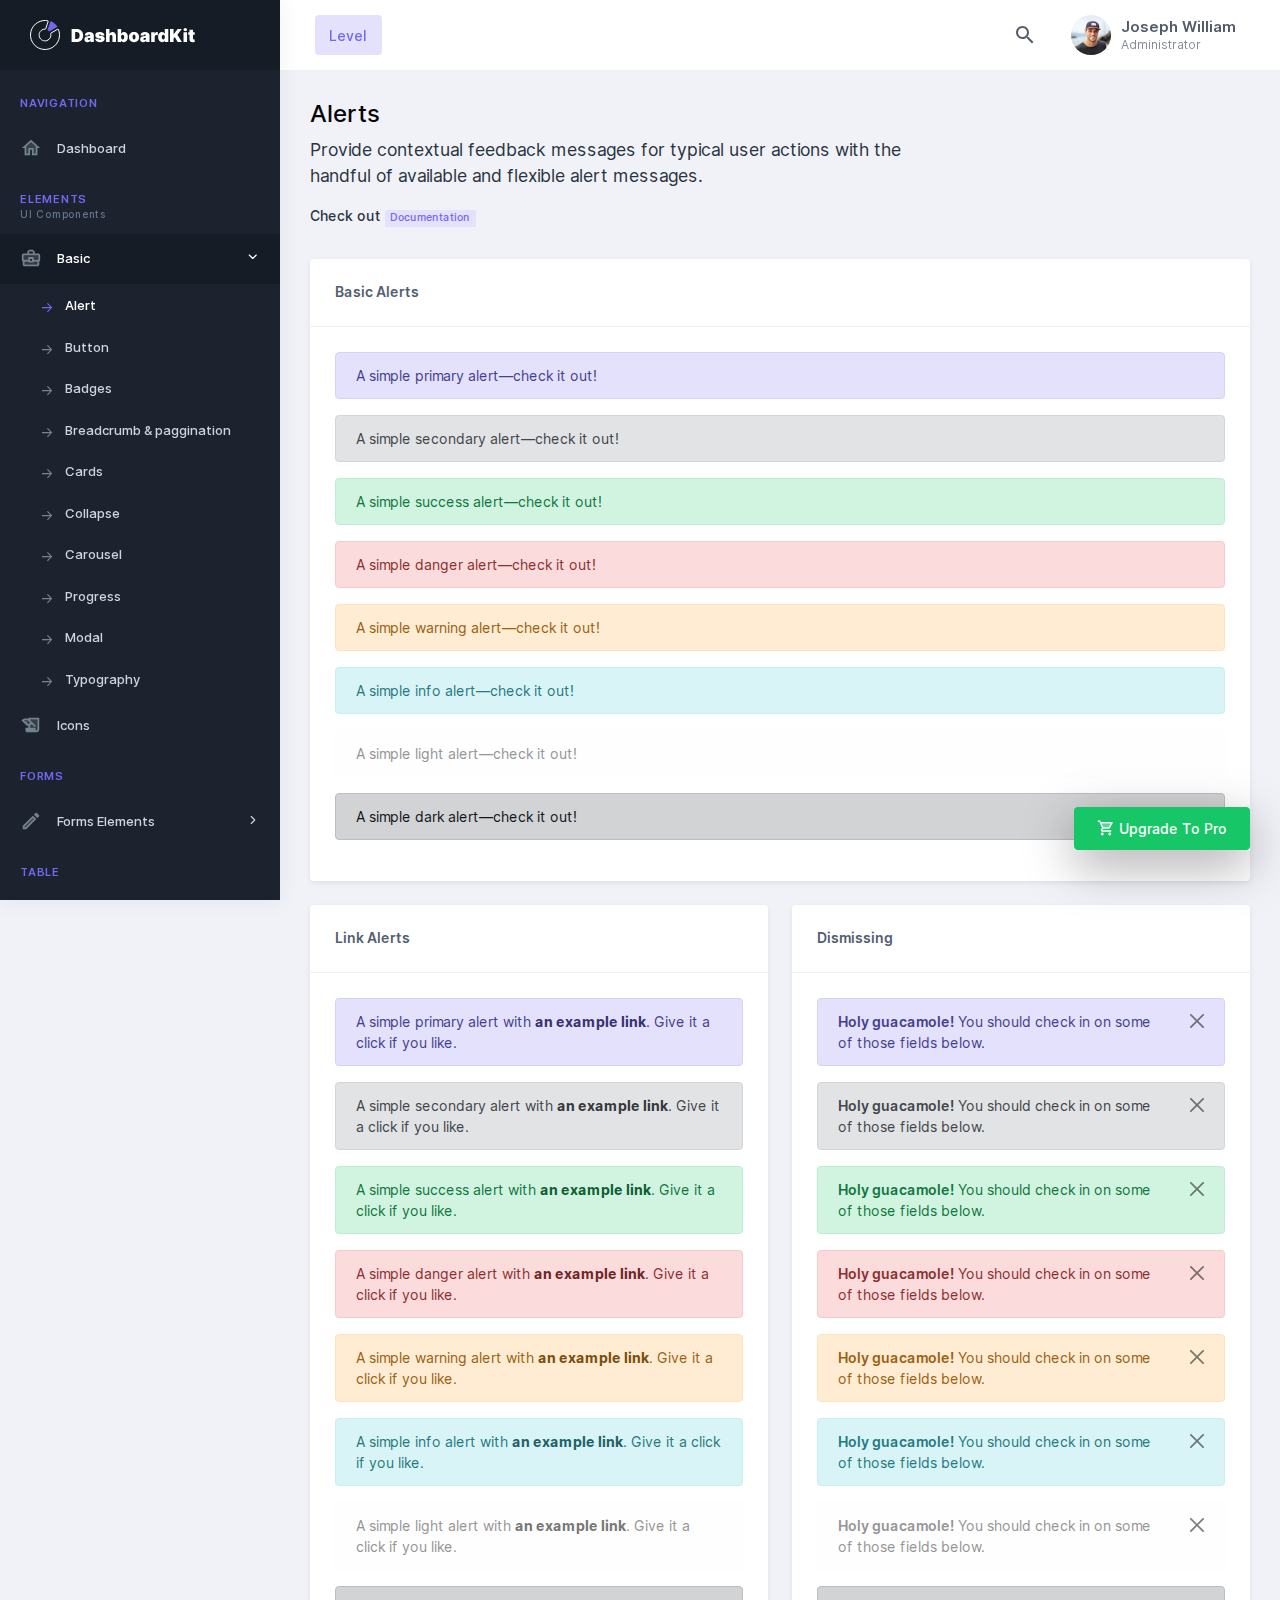
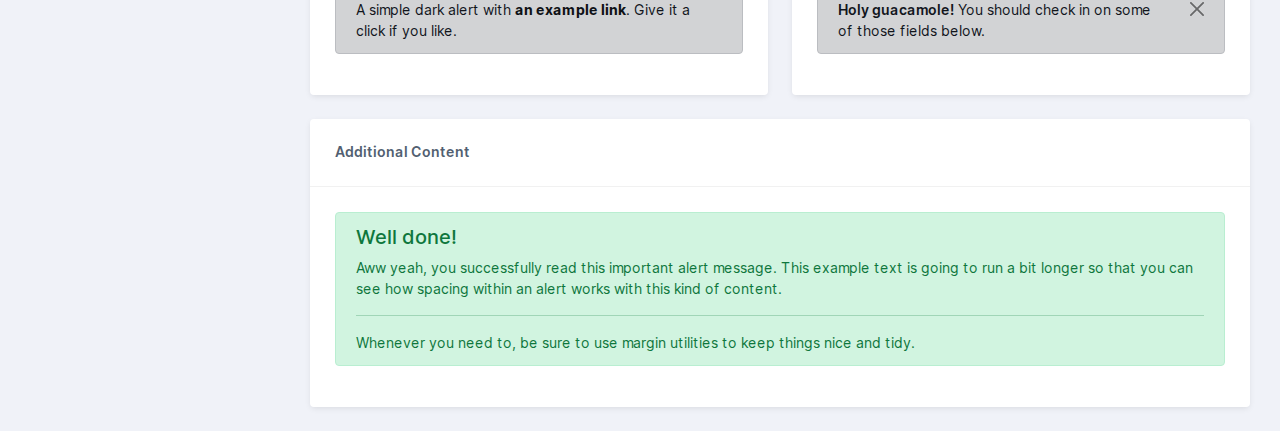
<file: PlantillaProyectos/dist/bc_alert.html>
<!DOCTYPE html>
<html lang="en">
<head>
	<title>DashboardKit Bootstrap 5 Admin Template</title>
	<!-- HTML5 Shim and Respond.js IE11 support of HTML5 elements and media queries -->
	<!-- WARNING: Respond.js doesn't work if you view the page via file:// -->
	<!--[if lt IE 11]>
		<script src="https://oss.maxcdn.com/libs/html5shiv/3.7.0/html5shiv.js"></script>
		<script src="https://oss.maxcdn.com/libs/respond.js/1.4.2/respond.min.js"></script>
		<![endif]-->
	<!-- Meta -->
	<meta charset="utf-8">
	<meta name="viewport" content="width=device-width, initial-scale=1.0, user-scalable=0, minimal-ui">
	<meta http-equiv="X-UA-Compatible" content="IE=edge" />
	<meta name="description" content="DashboardKit is made using Bootstrap 5 design framework. Download the free admin template & use it for your project.">
	<meta name="keywords" content="DashboardKit, Dashboard Kit, Dashboard UI Kit, Bootstrap 5, Admin Template, Admin Dashboard, CRM, CMS, Free Bootstrap Admin Template">
	<meta name="author" content="DashboardKit ">


	<!-- Favicon icon -->
	<link rel="icon" href="assets/images/favicon.svg" type="image/x-icon">

	<!-- font css -->
	<link rel="stylesheet" href="assets/fonts/feather.css">
	<link rel="stylesheet" href="assets/fonts/fontawesome.css">
	<link rel="stylesheet" href="assets/fonts/material.css">

	<!-- vendor css -->
	<link rel="stylesheet" href="assets/css/style.css" id="main-style-link">

</head>

<body class="">
	<!-- [ Pre-loader ] start -->
	<div class="loader-bg">
		<div class="loader-track">
			<div class="loader-fill"></div>
		</div>
	</div>
	<!-- [ Pre-loader ] End -->
	<!-- [ Mobile header ] start -->
	<div class="pc-mob-header pc-header">
		<div class="pcm-logo">
			<img src="assets/images/logo.svg" alt="" class="logo logo-lg">
		</div>
		<div class="pcm-toolbar">
			<a href="#!" class="pc-head-link" id="mobile-collapse">
				<div class="hamburger hamburger--arrowturn">
					<div class="hamburger-box">
						<div class="hamburger-inner"></div>
					</div>
				</div>
			</a>
			<a href="#!" class="pc-head-link" id="headerdrp-collapse">
				<i data-feather="align-right"></i>
			</a>
			<a href="#!" class="pc-head-link" id="header-collapse">
				<i data-feather="more-vertical"></i>
			</a>
		</div>
	</div>
	<!-- [ Mobile header ] End -->

	<!-- [ navigation menu ] start -->
	<nav class="pc-sidebar ">
		<div class="navbar-wrapper">
			<div class="m-header">
				<a href="index.html" class="b-brand">
					<!-- ========   change your logo hear   ============ -->
					<img src="assets/images/logo.svg" alt="" class="logo logo-lg">
					<img src="assets/images/logo-sm.svg" alt="" class="logo logo-sm">
				</a>
			</div>
			<div class="navbar-content">
				<ul class="pc-navbar">
					<li class="pc-item pc-caption">
						<label>Navigation</label>
					</li>
					<li class="pc-item">
						<a href="index.html" class="pc-link "><span class="pc-micon"><i class="material-icons-two-tone">home</i></span><span class="pc-mtext">Dashboard</span></a>
					</li>
					<li class="pc-item pc-caption">
						<label>Elements</label>
						<span>UI Components</span>
					</li>
					<li class="pc-item pc-hasmenu">
						<a href="#!" class="pc-link "><span class="pc-micon"><i class="material-icons-two-tone">business_center</i></span><span class="pc-mtext">Basic</span><span class="pc-arrow"><i data-feather="chevron-right"></i></span></a>
						<ul class="pc-submenu">
							<li class="pc-item"><a class="pc-link" href="bc_alert.html">Alert</a></li>
							<li class="pc-item"><a class="pc-link" href="bc_button.html">Button</a></li>
							<li class="pc-item"><a class="pc-link" href="bc_badges.html">Badges</a></li>
							<li class="pc-item"><a class="pc-link" href="bc_breadcrumb-pagination.html">Breadcrumb & paggination</a></li>
							<li class="pc-item"><a class="pc-link" href="bc_card.html">Cards</a></li>
							<li class="pc-item"><a class="pc-link" href="bc_collapse.html">Collapse</a></li>
							<li class="pc-item"><a class="pc-link" href="bc_carousel.html">Carousel</a></li>
							<li class="pc-item"><a class="pc-link" href="bc_progress.html">Progress</a></li>
							<li class="pc-item"><a class="pc-link" href="bc_modal.html">Modal</a></li>

							<li class="pc-item"><a class="pc-link" href="bc_typography.html">Typography</a></li>
						</ul>
					</li>
					<li class="pc-item">
						<a href="icon-feather.html" class="pc-link "><span class="pc-micon"><i class="material-icons-two-tone">history_edu</i></span><span class="pc-mtext">Icons</span></a>
					</li>
					<li class="pc-item pc-caption">
						<label>Forms</label>
					</li>
					<li class="pc-item pc-hasmenu">
						<a href="#!" class="pc-link "><span class="pc-micon"><i class="material-icons-two-tone">edit</i></span><span class="pc-mtext">Forms Elements</span><span class="pc-arrow"><i data-feather="chevron-right"></i></span></a>
						<ul class="pc-submenu">
							<li class="pc-item"><a class="pc-link" href="form_elements.html">Form Basic</a></li>
							<li class="pc-item"><a class="pc-link" href="form2_input_group.html">Input Groups</a></li>
							<li class="pc-item"><a class="pc-link" href="form2_checkbox.html">Checkbox</a></li>
							<li class="pc-item"><a class="pc-link" href="form2_radio.html">Radio</a></li>
						</ul>
					</li>
					<li class="pc-item pc-caption">
						<label>table</label>
					</li>
					<li class="pc-item">
						<a href="tbl_bootstrap.html" class="pc-link "><span class="pc-micon"><i class="material-icons-two-tone">table_rows</i></span><span class="pc-mtext">Bootstrap table</span></a>
					</li>
					<li class="pc-item pc-caption">
						<label>Chart & Maps</label>
						<span>Tones of readymade charts</span>
					</li>
					<li class="pc-item">
						<a href="chart-apex.html" class="pc-link "><span class="pc-micon"><i class="material-icons-two-tone">bubble_chart</i></span><span class="pc-mtext">Chart</span></a>
					</li>
					<li class="pc-item">
						<a href="map-google.html" class="pc-link "><span class="pc-micon"><i class="material-icons-two-tone">my_location</i></span><span class="pc-mtext">Maps</span></a>
					</li>
					<li class="pc-item pc-caption">
						<label>Pages</label>
						<span>Redymade Pages</span>
					</li>
					<li class="pc-item pc-hasmenu">
						<a href="#!" class="pc-link"><span class="pc-micon"><i class="material-icons-two-tone">https</i></span><span class="pc-mtext">Authentication</span><span class="pc-arrow"><i data-feather="chevron-right"></i></span></a>
						<ul class="pc-submenu">
							<li class="pc-item"><a class="pc-link" href="auth-signup.html" target="_blank">Sign up</a></li>
							<li class="pc-item"><a class="pc-link" href="auth-signin.html" target="_blank">Sign in</a></li>
						</ul>
					</li>
					<li class="pc-item pc-caption">
						<label>Other</label>
						<span>Extra more things</span>
					</li>
					<li class="pc-item pc-hasmenu">
						<a href="#!" class="pc-link"><span class="pc-micon"><i class="material-icons-two-tone">list_alt</i></span><span class="pc-mtext">Menu levels</span><span class="pc-arrow"><i data-feather="chevron-right"></i></span></a>
						<ul class="pc-submenu">
							<li class="pc-item"><a class="pc-link" href="#!">Menu Level 2.1</a></li>
							<li class="pc-item pc-hasmenu">
								<a href="#!" class="pc-link">Menu level 2.2<span class="pc-arrow"><i data-feather="chevron-right"></i></span></a>
								<ul class="pc-submenu">
									<li class="pc-item"><a class="pc-link" href="#!">Menu level 3.1</a></li>
									<li class="pc-item"><a class="pc-link" href="#!">Menu level 3.2</a></li>
									<li class="pc-item pc-hasmenu">
										<a href="#!" class="pc-link">Menu level 3.3<span class="pc-arrow"><i data-feather="chevron-right"></i></span></a>
										<ul class="pc-submenu">
											<li class="pc-item"><a class="pc-link" href="#!">Menu level 4.1</a></li>
											<li class="pc-item"><a class="pc-link" href="#!">Menu level 4.2</a></li>
										</ul>
									</li>
								</ul>
							</li>
							<li class="pc-item pc-hasmenu">
								<a href="#!" class="pc-link">Menu level 2.3<span class="pc-arrow"><i data-feather="chevron-right"></i></span></a>
								<ul class="pc-submenu">
									<li class="pc-item"><a class="pc-link" href="#!">Menu level 3.1</a></li>
									<li class="pc-item"><a class="pc-link" href="#!">Menu level 3.2</a></li>
									<li class="pc-item pc-hasmenu">
										<a href="#!" class="pc-link">Menu level 3.3<span class="pc-arrow"><i data-feather="chevron-right"></i></span></a>
										<ul class="pc-submenu">
											<li class="pc-item"><a class="pc-link" href="#!">Menu level 4.1</a></li>
											<li class="pc-item"><a class="pc-link" href="#!">Menu level 4.2</a></li>
										</ul>
									</li>
								</ul>
							</li>
						</ul>
					</li>
					<li class="pc-item"><a href="sample-page.html" class="pc-link "><span class="pc-micon"><i class="material-icons-two-tone">storefront</i></span><span class="pc-mtext">Sample page</span></a></li>

				</ul>
			</div>
		</div>
	</nav>
	<!-- [ navigation menu ] end -->
	<!-- [ Header ] start -->
	<header class="pc-header ">
		<div class="header-wrapper">
			<div class="mr-auto pc-mob-drp">
				<ul class="list-unstyled">
					<li class="dropdown pc-h-item">
						<a class="pc-head-link active dropdown-toggle arrow-none mr-0" data-toggle="dropdown" href="#" role="button" aria-haspopup="false" aria-expanded="false">
							Level
						</a>
						<div class="dropdown-menu pc-h-dropdown">
							<a href="#!" class="dropdown-item">
								<i class="material-icons-two-tone">account_circle</i>
								<span>My Account</span>
							</a>
							<div class="pc-level-menu">
								<a href="#!" class="dropdown-item">
									<i class="material-icons-two-tone">list_alt</i>
									<span class="float-right"><i data-feather="chevron-right" class="mr-0"></i></span>
									<span>Level2.1</span>
								</a>
								<div class="dropdown-menu pc-h-dropdown">
									<a href="#!" class="dropdown-item">
										<i class="fas fa-circle"></i>
										<span>My Account</span>
									</a>
									<a href="#!" class="dropdown-item">
										<i class="fas fa-circle"></i>
										<span>Settings</span>
									</a>
									<a href="#!" class="dropdown-item">
										<i class="fas fa-circle"></i>
										<span>Support</span>
									</a>
									<a href="#!" class="dropdown-item">
										<i class="fas fa-circle"></i>
										<span>Lock Screen</span>
									</a>
									<a href="#!" class="dropdown-item">
										<i class="fas fa-circle"></i>
										<span>Logout</span>
									</a>
								</div>
							</div>
							<a href="#!" class="dropdown-item">
								<i class="material-icons-two-tone">settings</i>
								<span>Settings</span>
							</a>
							<a href="#!" class="dropdown-item">
								<i class="material-icons-two-tone">support</i>
								<span>Support</span>
							</a>
							<a href="#!" class="dropdown-item">
								<i class="material-icons-two-tone">https</i>
								<span>Lock Screen</span>
							</a>
							<a href="#!" class="dropdown-item">
								<i class="material-icons-two-tone">chrome_reader_mode</i>
								<span>Logout</span>
							</a>
						</div>
					</li>
				</ul>
			</div>
			<div class="ml-auto">
				<ul class="list-unstyled">
					<li class="dropdown pc-h-item">
						<a class="pc-head-link dropdown-toggle arrow-none mr-0" data-toggle="dropdown" href="#" role="button" aria-haspopup="false" aria-expanded="false">
							<i class="material-icons-two-tone">search</i>
						</a>
						<div class="dropdown-menu dropdown-menu-right pc-h-dropdown drp-search">
							<form class="px-3">
								<div class="form-group mb-0 d-flex align-items-center">
									<i data-feather="search"></i>
									<input type="search" class="form-control border-0 shadow-none" placeholder="Search here. . .">
								</div>
							</form>
						</div>
					</li>
					<li class="dropdown pc-h-item">
						<a class="pc-head-link dropdown-toggle arrow-none mr-0" data-toggle="dropdown" href="#" role="button" aria-haspopup="false" aria-expanded="false">
							<img src="assets/images/user/avatar-2.jpg" alt="user-image" class="user-avtar">
							<span>
								<span class="user-name">Joseph William</span>
								<span class="user-desc">Administrator</span>
							</span>
						</a>
						<div class="dropdown-menu dropdown-menu-right pc-h-dropdown">
							<div class=" dropdown-header">
								<h5 class="text-overflow m-0"><span class="badge bg-light-primary"><a href="https://gumroad.com/dashboardkit" target="_blank">Upgrade to Pro</a></span></h5>
							</div>
				
							<a href="auth-signin.html" class="dropdown-item">
								<i class="material-icons-two-tone">chrome_reader_mode</i>
								<span>Logout</span>
							</a>
						</div>
					</li>
				</ul>
			</div>

		</div>
	</header>
	<!-- [ Header ] end -->

<!-- [ Main Content ] start -->
<div class="pc-container">
	<div class="pcoded-content">
		<!-- [ Main Content ] start -->
		<div class="row mb-3">
				<div class="col-md-8">
					<h3>Alerts</h3>
					<p class="lead">Provide contextual feedback messages for typical user actions with the handful of available and flexible alert messages.</p>
					<p class="f-w-500">Check out <a href="http://html.phoenixcoded.net/nextro-new/docs/index-bc-package.html#page-alert" target="_blank" class="badge bg-light-primary">Documentation</a></p>
				</div>
		</div>
		<div class="row">
			<!-- [ basic-alert ] start -->
			<div class="col-md-12">
				<div class="card">
					<div class="card-header">
						<h5>Basic Alerts</h5>
					</div>
					<div class="card-body">
						<div class="alert alert-primary" role="alert">
							A simple primary alert—check it out!
						</div>
						<div class="alert alert-secondary" role="alert">
							A simple secondary alert—check it out!
						</div>
						<div class="alert alert-success" role="alert">
							A simple success alert—check it out!
						</div>
						<div class="alert alert-danger" role="alert">
							A simple danger alert—check it out!
						</div>
						<div class="alert alert-warning" role="alert">
							A simple warning alert—check it out!
						</div>
						<div class="alert alert-info" role="alert">
							A simple info alert—check it out!
						</div>
						<div class="alert alert-light" role="alert">
							A simple light alert—check it out!
						</div>
						<div class="alert alert-dark" role="alert">
							A simple dark alert—check it out!
						</div>
					</div>
				</div>
			</div>
			<!-- [ basic-alert ] end -->
			<!-- [ link-alert ] start -->
			<div class="col-md-6">
				<div class="card">
					<div class="card-header">
						<h5>Link Alerts</h5>
					</div>
					<div class="card-body">
						<div class="alert alert-primary" role="alert">
							A simple primary alert with <a href="#!" class="alert-link">an example link</a>. Give it a click if you like.
						</div>
						<div class="alert alert-secondary" role="alert">
							A simple secondary alert with <a href="#!" class="alert-link">an example link</a>. Give it a click if you like.
						</div>
						<div class="alert alert-success" role="alert">
							A simple success alert with <a href="#!" class="alert-link">an example link</a>. Give it a click if you like.
						</div>
						<div class="alert alert-danger" role="alert">
							A simple danger alert with <a href="#!" class="alert-link">an example link</a>. Give it a click if you like.
						</div>
						<div class="alert alert-warning" role="alert">
							A simple warning alert with <a href="#!" class="alert-link">an example link</a>. Give it a click if you like.
						</div>
						<div class="alert alert-info" role="alert">
							A simple info alert with <a href="#!" class="alert-link">an example link</a>. Give it a click if you like.
						</div>
						<div class="alert alert-light" role="alert">
							A simple light alert with <a href="#!" class="alert-link">an example link</a>. Give it a click if you like.
						</div>
						<div class="alert alert-dark" role="alert">
							A simple dark alert with <a href="#!" class="alert-link">an example link</a>. Give it a click if you like.
						</div>
					</div>
				</div>
			</div>
			<!-- [ link-alert ] end -->
			<!-- [ dismiss-alert ] start -->
			<div class="col-md-6">
				<div class="card">
					<div class="card-header">
						<h5>Dismissing</h5>
					</div>
					<div class="card-body">
						<div class="alert alert-primary alert-dismissible fade show" role="alert">
							<strong>Holy guacamole!</strong> You should check in on some of those fields below.
							<button type="button" class="btn-close" data-dismiss="alert" aria-label="Close"></button>
						</div>
						<div class="alert alert-secondary alert-dismissible fade show" role="alert">
							<strong>Holy guacamole!</strong> You should check in on some of those fields below.
							<button type="button" class="btn-close" data-dismiss="alert" aria-label="Close"></button>
						</div>
						<div class="alert alert-success alert-dismissible fade show" role="alert">
							<strong>Holy guacamole!</strong> You should check in on some of those fields below.
							<button type="button" class="btn-close" data-dismiss="alert" aria-label="Close"></button>
						</div>
						<div class="alert alert-danger alert-dismissible fade show" role="alert">
							<strong>Holy guacamole!</strong> You should check in on some of those fields below.
							<button type="button" class="btn-close" data-dismiss="alert" aria-label="Close"></button>
						</div>
						<div class="alert alert-warning alert-dismissible fade show" role="alert">
							<strong>Holy guacamole!</strong> You should check in on some of those fields below.
							<button type="button" class="btn-close" data-dismiss="alert" aria-label="Close"></button>
						</div>
						<div class="alert alert-info alert-dismissible fade show" role="alert">
							<strong>Holy guacamole!</strong> You should check in on some of those fields below.
							<button type="button" class="btn-close" data-dismiss="alert" aria-label="Close"></button>
						</div>
						<div class="alert alert-light alert-dismissible fade show" role="alert">
							<strong>Holy guacamole!</strong> You should check in on some of those fields below.
							<button type="button" class="btn-close" data-dismiss="alert" aria-label="Close"></button>
						</div>
						<div class="alert alert-dark alert-dismissible fade show" role="alert">
							<strong>Holy guacamole!</strong> You should check in on some of those fields below.
							<button type="button" class="btn-close" data-dismiss="alert" aria-label="Close"></button>
						</div>
					</div>
				</div>
			</div>
			<!-- [ dismiss-alert ] end -->
			<!-- [ additional-alert ] start -->
			<div class="col-md-12">
				<div class="card">
					<div class="card-header">
						<h5>Additional Content</h5>
					</div>
					<div class="card-body">
						<div class="alert alert-success" role="alert">
							<h4 class="alert-heading">Well done!</h4>
							<p>Aww yeah, you successfully read this important alert message. This example text is going to run a bit longer so that you can see how spacing within an alert works with this kind of content.</p>
							<hr>
							<p class="mb-0">Whenever you need to, be sure to use margin utilities to keep things nice and tidy.</p>
						</div>
					</div>
				</div>
			</div>
			<!-- [ additional-alert ] end -->
		</div>
		<!-- [ Main Content ] end -->
	</div>
</div>
<!-- [ Main Content ] end -->
    <!-- Warning Section start -->
    <!-- Older IE warning message -->
    <!--[if lt IE 11]>
        <div class="ie-warning">
            <h1>Warning!!</h1>
            <p>You are using an outdated version of Internet Explorer, please upgrade
               <br/>to any of the following web browsers to access this website.
            </p>
            <div class="iew-container">
                <ul class="iew-download">
                    <li>
                        <a href="http://www.google.com/chrome/">
                            <img src="assets/images/browser/chrome.png" alt="Chrome">
                            <div>Chrome</div>
                        </a>
                    </li>
                    <li>
                        <a href="https://www.mozilla.org/en-US/firefox/new/">
                            <img src="assets/images/browser/firefox.png" alt="Firefox">
                            <div>Firefox</div>
                        </a>
                    </li>
                    <li>
                        <a href="http://www.opera.com">
                            <img src="assets/images/browser/opera.png" alt="Opera">
                            <div>Opera</div>
                        </a>
                    </li>
                    <li>
                        <a href="https://www.apple.com/safari/">
                            <img src="assets/images/browser/safari.png" alt="Safari">
                            <div>Safari</div>
                        </a>
                    </li>
                    <li>
                        <a href="http://windows.microsoft.com/en-us/internet-explorer/download-ie">
                            <img src="assets/images/browser/ie.png" alt="">
                            <div>IE (11 & above)</div>
                        </a>
                    </li>
                </ul>
            </div>
            <p>Sorry for the inconvenience!</p>
        </div>
    <![endif]-->
    <!-- Warning Section Ends -->
    <!-- Required Js -->
    <script src="assets/js/vendor-all.min.js"></script>
    <script src="assets/js/plugins/bootstrap.min.js"></script>
    <script src="assets/js/plugins/feather.min.js"></script>
    <script src="assets/js/pcoded.min.js"></script>
    <!-- <script src="https://cdnjs.cloudflare.com/ajax/libs/highlight.js/9.12.0/highlight.min.js"></script> -->
    <!-- <script src="assets/js/plugins/clipboard.min.js"></script> -->
    <!-- <script src="assets/js/uikit.min.js"></script> -->

<script>
    $("body").append('<div class="fixed-button active"><a href="https://gumroad.com/dashboardkit" target="_blank" class="btn btn-md btn-success"><i class="material-icons-two-tone text-white">shopping_cart</i> Upgrade To Pro</a> </div>');
</script>

</body>
</html>
</file>
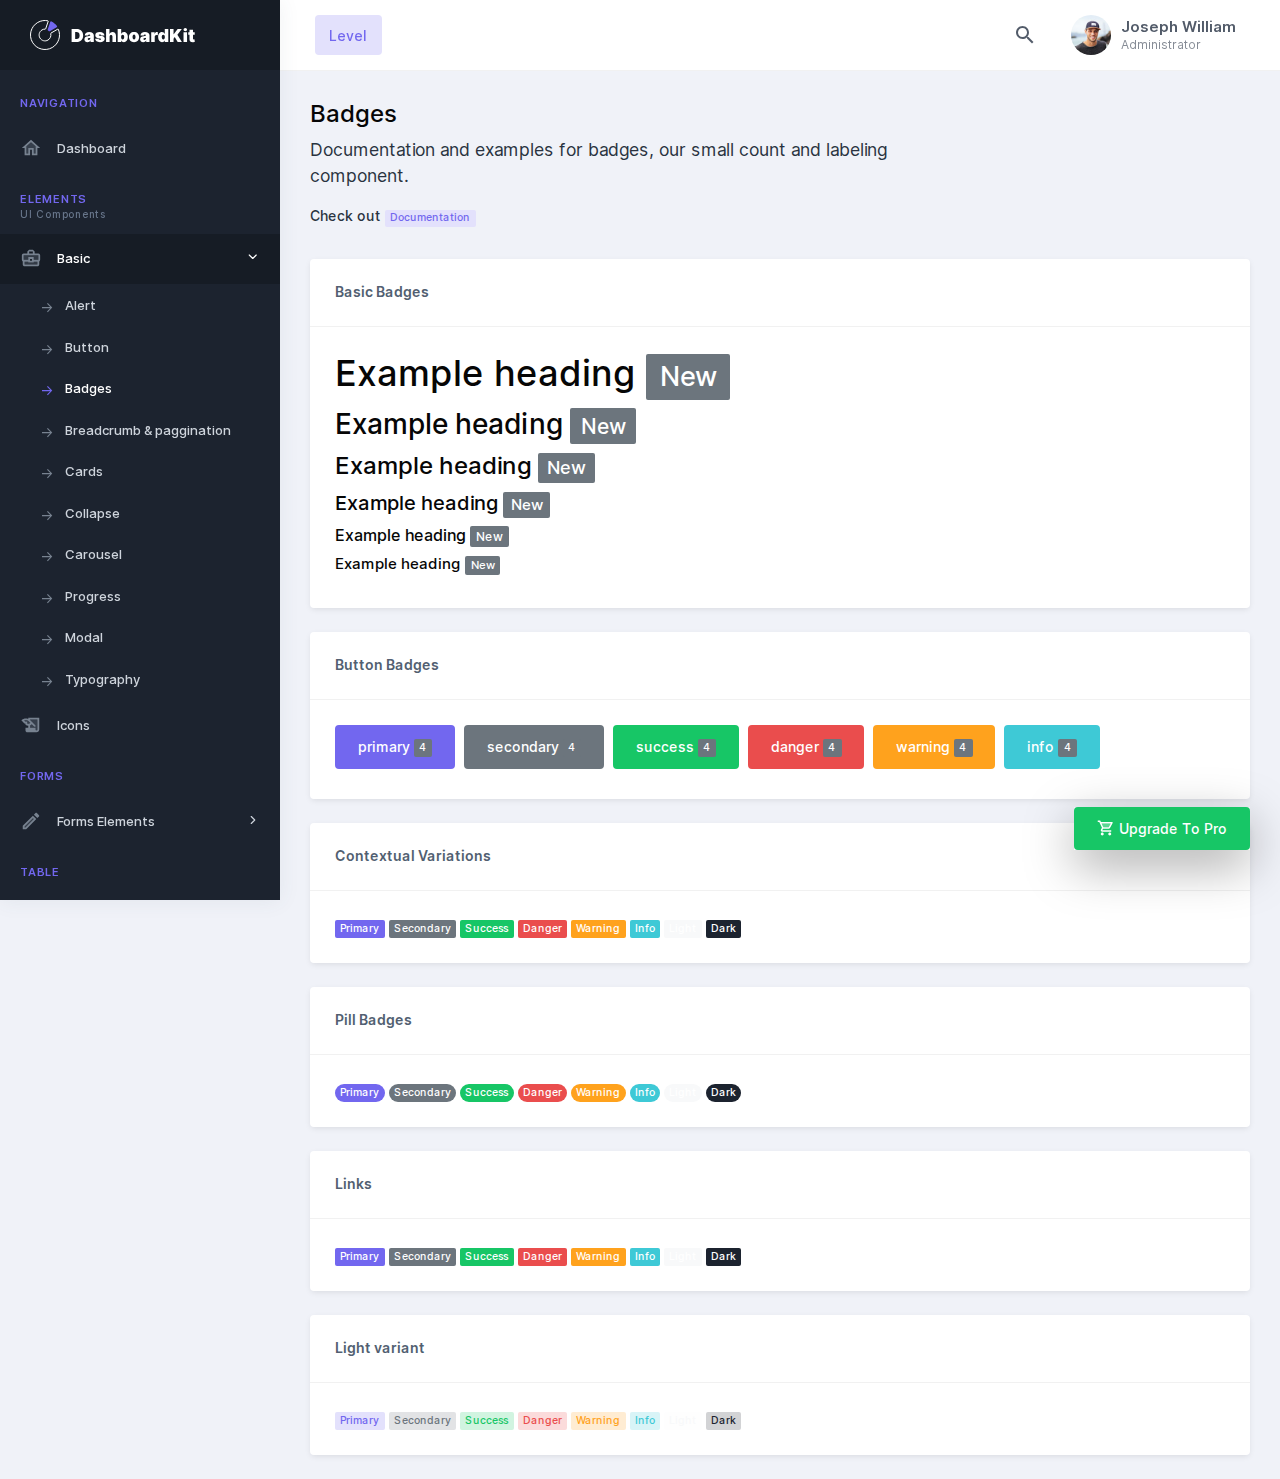
<file: PlantillaProyectos/dist/bc_badges.html>
<!DOCTYPE html>
<html lang="en">
<head>
	<title>DashboardKit Bootstrap 5 Admin Template</title>
	<!-- HTML5 Shim and Respond.js IE11 support of HTML5 elements and media queries -->
	<!-- WARNING: Respond.js doesn't work if you view the page via file:// -->
	<!--[if lt IE 11]>
		<script src="https://oss.maxcdn.com/libs/html5shiv/3.7.0/html5shiv.js"></script>
		<script src="https://oss.maxcdn.com/libs/respond.js/1.4.2/respond.min.js"></script>
		<![endif]-->
	<!-- Meta -->
	<meta charset="utf-8">
	<meta name="viewport" content="width=device-width, initial-scale=1.0, user-scalable=0, minimal-ui">
	<meta http-equiv="X-UA-Compatible" content="IE=edge" />
	<meta name="description" content="DashboardKit is made using Bootstrap 5 design framework. Download the free admin template & use it for your project.">
	<meta name="keywords" content="DashboardKit, Dashboard Kit, Dashboard UI Kit, Bootstrap 5, Admin Template, Admin Dashboard, CRM, CMS, Free Bootstrap Admin Template">
	<meta name="author" content="DashboardKit ">


	<!-- Favicon icon -->
	<link rel="icon" href="assets/images/favicon.svg" type="image/x-icon">

	<!-- font css -->
	<link rel="stylesheet" href="assets/fonts/feather.css">
	<link rel="stylesheet" href="assets/fonts/fontawesome.css">
	<link rel="stylesheet" href="assets/fonts/material.css">

	<!-- vendor css -->
	<link rel="stylesheet" href="assets/css/style.css" id="main-style-link">

</head>

<body class="">
	<!-- [ Pre-loader ] start -->
	<div class="loader-bg">
		<div class="loader-track">
			<div class="loader-fill"></div>
		</div>
	</div>
	<!-- [ Pre-loader ] End -->
	<!-- [ Mobile header ] start -->
	<div class="pc-mob-header pc-header">
		<div class="pcm-logo">
			<img src="assets/images/logo.svg" alt="" class="logo logo-lg">
		</div>
		<div class="pcm-toolbar">
			<a href="#!" class="pc-head-link" id="mobile-collapse">
				<div class="hamburger hamburger--arrowturn">
					<div class="hamburger-box">
						<div class="hamburger-inner"></div>
					</div>
				</div>
			</a>
			<a href="#!" class="pc-head-link" id="headerdrp-collapse">
				<i data-feather="align-right"></i>
			</a>
			<a href="#!" class="pc-head-link" id="header-collapse">
				<i data-feather="more-vertical"></i>
			</a>
		</div>
	</div>
	<!-- [ Mobile header ] End -->

	<!-- [ navigation menu ] start -->
	<nav class="pc-sidebar ">
		<div class="navbar-wrapper">
			<div class="m-header">
				<a href="index.html" class="b-brand">
					<!-- ========   change your logo hear   ============ -->
					<img src="assets/images/logo.svg" alt="" class="logo logo-lg">
					<img src="assets/images/logo-sm.svg" alt="" class="logo logo-sm">
				</a>
			</div>
			<div class="navbar-content">
				<ul class="pc-navbar">
					<li class="pc-item pc-caption">
						<label>Navigation</label>
					</li>
					<li class="pc-item">
						<a href="index.html" class="pc-link "><span class="pc-micon"><i class="material-icons-two-tone">home</i></span><span class="pc-mtext">Dashboard</span></a>
					</li>
					<li class="pc-item pc-caption">
						<label>Elements</label>
						<span>UI Components</span>
					</li>
					<li class="pc-item pc-hasmenu">
						<a href="#!" class="pc-link "><span class="pc-micon"><i class="material-icons-two-tone">business_center</i></span><span class="pc-mtext">Basic</span><span class="pc-arrow"><i data-feather="chevron-right"></i></span></a>
						<ul class="pc-submenu">
							<li class="pc-item"><a class="pc-link" href="bc_alert.html">Alert</a></li>
							<li class="pc-item"><a class="pc-link" href="bc_button.html">Button</a></li>
							<li class="pc-item"><a class="pc-link" href="bc_badges.html">Badges</a></li>
							<li class="pc-item"><a class="pc-link" href="bc_breadcrumb-pagination.html">Breadcrumb & paggination</a></li>
							<li class="pc-item"><a class="pc-link" href="bc_card.html">Cards</a></li>
							<li class="pc-item"><a class="pc-link" href="bc_collapse.html">Collapse</a></li>
							<li class="pc-item"><a class="pc-link" href="bc_carousel.html">Carousel</a></li>
							<li class="pc-item"><a class="pc-link" href="bc_progress.html">Progress</a></li>
							<li class="pc-item"><a class="pc-link" href="bc_modal.html">Modal</a></li>

							<li class="pc-item"><a class="pc-link" href="bc_typography.html">Typography</a></li>
						</ul>
					</li>
					<li class="pc-item">
						<a href="icon-feather.html" class="pc-link "><span class="pc-micon"><i class="material-icons-two-tone">history_edu</i></span><span class="pc-mtext">Icons</span></a>
					</li>
					<li class="pc-item pc-caption">
						<label>Forms</label>
					</li>
					<li class="pc-item pc-hasmenu">
						<a href="#!" class="pc-link "><span class="pc-micon"><i class="material-icons-two-tone">edit</i></span><span class="pc-mtext">Forms Elements</span><span class="pc-arrow"><i data-feather="chevron-right"></i></span></a>
						<ul class="pc-submenu">
							<li class="pc-item"><a class="pc-link" href="form_elements.html">Form Basic</a></li>
							<li class="pc-item"><a class="pc-link" href="form2_input_group.html">Input Groups</a></li>
							<li class="pc-item"><a class="pc-link" href="form2_checkbox.html">Checkbox</a></li>
							<li class="pc-item"><a class="pc-link" href="form2_radio.html">Radio</a></li>
						</ul>
					</li>
					<li class="pc-item pc-caption">
						<label>table</label>
					</li>
					<li class="pc-item">
						<a href="tbl_bootstrap.html" class="pc-link "><span class="pc-micon"><i class="material-icons-two-tone">table_rows</i></span><span class="pc-mtext">Bootstrap table</span></a>
					</li>
					<li class="pc-item pc-caption">
						<label>Chart & Maps</label>
						<span>Tones of readymade charts</span>
					</li>
					<li class="pc-item">
						<a href="chart-apex.html" class="pc-link "><span class="pc-micon"><i class="material-icons-two-tone">bubble_chart</i></span><span class="pc-mtext">Chart</span></a>
					</li>
					<li class="pc-item">
						<a href="map-google.html" class="pc-link "><span class="pc-micon"><i class="material-icons-two-tone">my_location</i></span><span class="pc-mtext">Maps</span></a>
					</li>
					<li class="pc-item pc-caption">
						<label>Pages</label>
						<span>Redymade Pages</span>
					</li>
					<li class="pc-item pc-hasmenu">
						<a href="#!" class="pc-link"><span class="pc-micon"><i class="material-icons-two-tone">https</i></span><span class="pc-mtext">Authentication</span><span class="pc-arrow"><i data-feather="chevron-right"></i></span></a>
						<ul class="pc-submenu">
							<li class="pc-item"><a class="pc-link" href="auth-signup.html" target="_blank">Sign up</a></li>
							<li class="pc-item"><a class="pc-link" href="auth-signin.html" target="_blank">Sign in</a></li>
						</ul>
					</li>
					<li class="pc-item pc-caption">
						<label>Other</label>
						<span>Extra more things</span>
					</li>
					<li class="pc-item pc-hasmenu">
						<a href="#!" class="pc-link"><span class="pc-micon"><i class="material-icons-two-tone">list_alt</i></span><span class="pc-mtext">Menu levels</span><span class="pc-arrow"><i data-feather="chevron-right"></i></span></a>
						<ul class="pc-submenu">
							<li class="pc-item"><a class="pc-link" href="#!">Menu Level 2.1</a></li>
							<li class="pc-item pc-hasmenu">
								<a href="#!" class="pc-link">Menu level 2.2<span class="pc-arrow"><i data-feather="chevron-right"></i></span></a>
								<ul class="pc-submenu">
									<li class="pc-item"><a class="pc-link" href="#!">Menu level 3.1</a></li>
									<li class="pc-item"><a class="pc-link" href="#!">Menu level 3.2</a></li>
									<li class="pc-item pc-hasmenu">
										<a href="#!" class="pc-link">Menu level 3.3<span class="pc-arrow"><i data-feather="chevron-right"></i></span></a>
										<ul class="pc-submenu">
											<li class="pc-item"><a class="pc-link" href="#!">Menu level 4.1</a></li>
											<li class="pc-item"><a class="pc-link" href="#!">Menu level 4.2</a></li>
										</ul>
									</li>
								</ul>
							</li>
							<li class="pc-item pc-hasmenu">
								<a href="#!" class="pc-link">Menu level 2.3<span class="pc-arrow"><i data-feather="chevron-right"></i></span></a>
								<ul class="pc-submenu">
									<li class="pc-item"><a class="pc-link" href="#!">Menu level 3.1</a></li>
									<li class="pc-item"><a class="pc-link" href="#!">Menu level 3.2</a></li>
									<li class="pc-item pc-hasmenu">
										<a href="#!" class="pc-link">Menu level 3.3<span class="pc-arrow"><i data-feather="chevron-right"></i></span></a>
										<ul class="pc-submenu">
											<li class="pc-item"><a class="pc-link" href="#!">Menu level 4.1</a></li>
											<li class="pc-item"><a class="pc-link" href="#!">Menu level 4.2</a></li>
										</ul>
									</li>
								</ul>
							</li>
						</ul>
					</li>
					<li class="pc-item"><a href="sample-page.html" class="pc-link "><span class="pc-micon"><i class="material-icons-two-tone">storefront</i></span><span class="pc-mtext">Sample page</span></a></li>

				</ul>
			</div>
		</div>
	</nav>
	<!-- [ navigation menu ] end -->
	<!-- [ Header ] start -->
	<header class="pc-header ">
		<div class="header-wrapper">
			<div class="mr-auto pc-mob-drp">
				<ul class="list-unstyled">
					<li class="dropdown pc-h-item">
						<a class="pc-head-link active dropdown-toggle arrow-none mr-0" data-toggle="dropdown" href="#" role="button" aria-haspopup="false" aria-expanded="false">
							Level
						</a>
						<div class="dropdown-menu pc-h-dropdown">
							<a href="#!" class="dropdown-item">
								<i class="material-icons-two-tone">account_circle</i>
								<span>My Account</span>
							</a>
							<div class="pc-level-menu">
								<a href="#!" class="dropdown-item">
									<i class="material-icons-two-tone">list_alt</i>
									<span class="float-right"><i data-feather="chevron-right" class="mr-0"></i></span>
									<span>Level2.1</span>
								</a>
								<div class="dropdown-menu pc-h-dropdown">
									<a href="#!" class="dropdown-item">
										<i class="fas fa-circle"></i>
										<span>My Account</span>
									</a>
									<a href="#!" class="dropdown-item">
										<i class="fas fa-circle"></i>
										<span>Settings</span>
									</a>
									<a href="#!" class="dropdown-item">
										<i class="fas fa-circle"></i>
										<span>Support</span>
									</a>
									<a href="#!" class="dropdown-item">
										<i class="fas fa-circle"></i>
										<span>Lock Screen</span>
									</a>
									<a href="#!" class="dropdown-item">
										<i class="fas fa-circle"></i>
										<span>Logout</span>
									</a>
								</div>
							</div>
							<a href="#!" class="dropdown-item">
								<i class="material-icons-two-tone">settings</i>
								<span>Settings</span>
							</a>
							<a href="#!" class="dropdown-item">
								<i class="material-icons-two-tone">support</i>
								<span>Support</span>
							</a>
							<a href="#!" class="dropdown-item">
								<i class="material-icons-two-tone">https</i>
								<span>Lock Screen</span>
							</a>
							<a href="#!" class="dropdown-item">
								<i class="material-icons-two-tone">chrome_reader_mode</i>
								<span>Logout</span>
							</a>
						</div>
					</li>
				</ul>
			</div>
			<div class="ml-auto">
				<ul class="list-unstyled">
					<li class="dropdown pc-h-item">
						<a class="pc-head-link dropdown-toggle arrow-none mr-0" data-toggle="dropdown" href="#" role="button" aria-haspopup="false" aria-expanded="false">
							<i class="material-icons-two-tone">search</i>
						</a>
						<div class="dropdown-menu dropdown-menu-right pc-h-dropdown drp-search">
							<form class="px-3">
								<div class="form-group mb-0 d-flex align-items-center">
									<i data-feather="search"></i>
									<input type="search" class="form-control border-0 shadow-none" placeholder="Search here. . .">
								</div>
							</form>
						</div>
					</li>
					<li class="dropdown pc-h-item">
						<a class="pc-head-link dropdown-toggle arrow-none mr-0" data-toggle="dropdown" href="#" role="button" aria-haspopup="false" aria-expanded="false">
							<img src="assets/images/user/avatar-2.jpg" alt="user-image" class="user-avtar">
							<span>
								<span class="user-name">Joseph William</span>
								<span class="user-desc">Administrator</span>
							</span>
						</a>
						<div class="dropdown-menu dropdown-menu-right pc-h-dropdown">
							<div class=" dropdown-header">
								<h5 class="text-overflow m-0"><span class="badge bg-light-primary"><a href="https://gumroad.com/dashboardkit" target="_blank">Upgrade to Pro</a></span></h5>
							</div>
				
							<a href="auth-signin.html" class="dropdown-item">
								<i class="material-icons-two-tone">chrome_reader_mode</i>
								<span>Logout</span>
							</a>
						</div>
					</li>
				</ul>
			</div>

		</div>
	</header>
	<!-- [ Header ] end -->

<!-- [ Main Content ] start -->
<div class="pc-container">
	<div class="pcoded-content">
		<!-- [ Main Content ] start -->
		<div class="row mb-3">
				<div class="col-md-8">
					<h3>Badges</h3>
					<p class="lead">Documentation and examples for badges, our small count and labeling component.</p>
					<p class="f-w-500">Check out <a href="http://html.phoenixcoded.net/nextro-new/docs/index-bc-package.html#page-badge" target="_blank" class="badge bg-light-primary">Documentation</a></p>
				</div>
		</div>
		<div class="row">
			<!-- [ badge ] start -->
			<div class="col-sm-12">
				<div class="card">
					<div class="card-header">
						<h5>Basic Badges</h5>
					</div>
					<div class="card-body">
						<h1>Example heading <span class="badge bg-secondary">New</span></h1>
						<h2>Example heading <span class="badge bg-secondary">New</span></h2>
						<h3>Example heading <span class="badge bg-secondary">New</span></h3>
						<h4>Example heading <span class="badge bg-secondary">New</span></h4>
						<h5>Example heading <span class="badge bg-secondary">New</span></h5>
						<h6>Example heading <span class="badge bg-secondary">New</span></h6>
					</div>
				</div>
				<div class="card btn-page">
					<div class="card-header">
						<h5>Button Badges</h5>
					</div>
					<div class="card-body">
						<button type="button" class="btn  btn-primary">primary <span class="badge bg-secondary">4</span></button>
						<button type="button" class="btn  btn-secondary">secondary <span class="badge bg-secondary">4</span></button>
						<button type="button" class="btn  btn-success">success <span class="badge bg-secondary">4</span></button>
						<button type="button" class="btn  btn-danger">danger <span class="badge bg-secondary">4</span></button>
						<button type="button" class="btn  btn-warning">warning <span class="badge bg-secondary">4</span></button>
						<button type="button" class="btn  btn-info">info <span class="badge bg-secondary">4</span></button>
					</div>
				</div>
				<div class="card">
					<div class="card-header">
						<h5>Contextual Variations</h5>
					</div>
					<div class="card-body">
						<span class="badge bg-primary">Primary</span>
						<span class="badge bg-secondary">Secondary</span>
						<span class="badge bg-success">Success</span>
						<span class="badge bg-danger">Danger</span>
						<span class="badge bg-warning">Warning</span>
						<span class="badge bg-info">Info</span>
						<span class="badge bg-light">Light</span>
						<span class="badge bg-dark">Dark</span>
					</div>
				</div>
				<div class="card">
					<div class="card-header">
						<h5>Pill Badges</h5>
					</div>
					<div class="card-body">
						<span class="badge rounded-pill bg-primary">Primary</span>
						<span class="badge rounded-pill bg-secondary">Secondary</span>
						<span class="badge rounded-pill bg-success">Success</span>
						<span class="badge rounded-pill bg-danger">Danger</span>
						<span class="badge rounded-pill bg-warning">Warning</span>
						<span class="badge rounded-pill bg-info">Info</span>
						<span class="badge rounded-pill bg-light">Light</span>
						<span class="badge rounded-pill bg-dark">Dark</span>
					</div>
				</div>
				<div class="card">
					<div class="card-header">
						<h5>Links</h5>
					</div>
					<div class="card-body">
						<a href="#!" class="badge bg-primary">Primary</a>
						<a href="#!" class="badge bg-secondary">Secondary</a>
						<a href="#!" class="badge bg-success">Success</a>
						<a href="#!" class="badge bg-danger">Danger</a>
						<a href="#!" class="badge bg-warning">Warning</a>
						<a href="#!" class="badge bg-info">Info</a>
						<a href="#!" class="badge bg-light">Light</a>
						<a href="#!" class="badge bg-dark">Dark</a>
					</div>
				</div>
				<div class="card">
					<div class="card-header">
						<h5>Light variant</h5>
					</div>
					<div class="card-body">
						<span class="badge bg-light-primary">Primary</span>
						<span class="badge bg-light-secondary">Secondary</span>
						<span class="badge bg-light-success">Success</span>
						<span class="badge bg-light-danger">Danger</span>
						<span class="badge bg-light-warning">Warning</span>
						<span class="badge bg-light-info">Info</span>
						<span class="badge bg-light-light">Light</span>
						<span class="badge bg-light-dark">Dark</span>
					</div>
				</div>
			</div>
			<!-- [ badge ] end -->
		</div>
		<!-- [ Main Content ] end -->
	</div>
</div>
<!-- [ Main Content ] end -->
    <!-- Warning Section start -->
    <!-- Older IE warning message -->
    <!--[if lt IE 11]>
        <div class="ie-warning">
            <h1>Warning!!</h1>
            <p>You are using an outdated version of Internet Explorer, please upgrade
               <br/>to any of the following web browsers to access this website.
            </p>
            <div class="iew-container">
                <ul class="iew-download">
                    <li>
                        <a href="http://www.google.com/chrome/">
                            <img src="assets/images/browser/chrome.png" alt="Chrome">
                            <div>Chrome</div>
                        </a>
                    </li>
                    <li>
                        <a href="https://www.mozilla.org/en-US/firefox/new/">
                            <img src="assets/images/browser/firefox.png" alt="Firefox">
                            <div>Firefox</div>
                        </a>
                    </li>
                    <li>
                        <a href="http://www.opera.com">
                            <img src="assets/images/browser/opera.png" alt="Opera">
                            <div>Opera</div>
                        </a>
                    </li>
                    <li>
                        <a href="https://www.apple.com/safari/">
                            <img src="assets/images/browser/safari.png" alt="Safari">
                            <div>Safari</div>
                        </a>
                    </li>
                    <li>
                        <a href="http://windows.microsoft.com/en-us/internet-explorer/download-ie">
                            <img src="assets/images/browser/ie.png" alt="">
                            <div>IE (11 & above)</div>
                        </a>
                    </li>
                </ul>
            </div>
            <p>Sorry for the inconvenience!</p>
        </div>
    <![endif]-->
    <!-- Warning Section Ends -->
    <!-- Required Js -->
    <script src="assets/js/vendor-all.min.js"></script>
    <script src="assets/js/plugins/bootstrap.min.js"></script>
    <script src="assets/js/plugins/feather.min.js"></script>
    <script src="assets/js/pcoded.min.js"></script>
    <!-- <script src="https://cdnjs.cloudflare.com/ajax/libs/highlight.js/9.12.0/highlight.min.js"></script> -->
    <!-- <script src="assets/js/plugins/clipboard.min.js"></script> -->
    <!-- <script src="assets/js/uikit.min.js"></script> -->

<script>
    $("body").append('<div class="fixed-button active"><a href="https://gumroad.com/dashboardkit" target="_blank" class="btn btn-md btn-success"><i class="material-icons-two-tone text-white">shopping_cart</i> Upgrade To Pro</a> </div>');
</script>

</body>

</html>
</file>
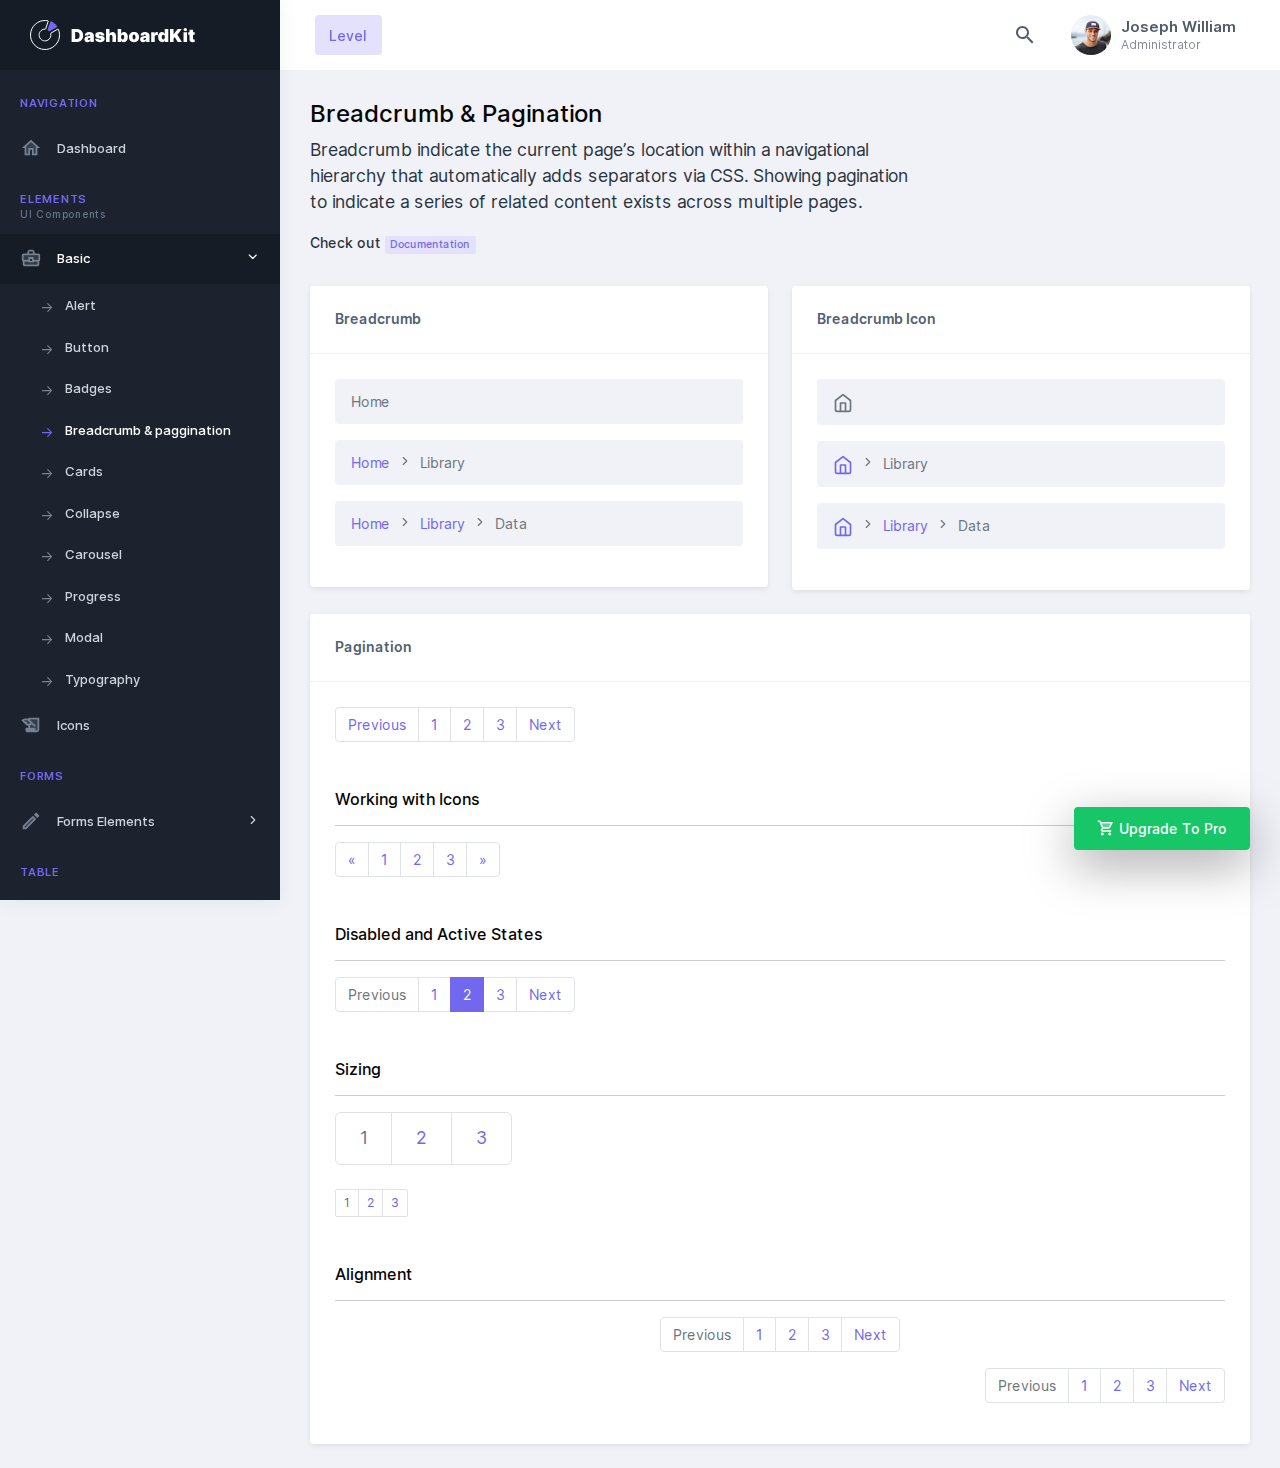
<file: PlantillaProyectos/dist/bc_breadcrumb-pagination.html>
<!DOCTYPE html>
<html lang="en">
<head>
	<title>DashboardKit Bootstrap 5 Admin Template</title>
	<!-- HTML5 Shim and Respond.js IE11 support of HTML5 elements and media queries -->
	<!-- WARNING: Respond.js doesn't work if you view the page via file:// -->
	<!--[if lt IE 11]>
		<script src="https://oss.maxcdn.com/libs/html5shiv/3.7.0/html5shiv.js"></script>
		<script src="https://oss.maxcdn.com/libs/respond.js/1.4.2/respond.min.js"></script>
		<![endif]-->
	<!-- Meta -->
	<meta charset="utf-8">
	<meta name="viewport" content="width=device-width, initial-scale=1.0, user-scalable=0, minimal-ui">
	<meta http-equiv="X-UA-Compatible" content="IE=edge" />
	<meta name="description" content="DashboardKit is made using Bootstrap 5 design framework. Download the free admin template & use it for your project.">
	<meta name="keywords" content="DashboardKit, Dashboard Kit, Dashboard UI Kit, Bootstrap 5, Admin Template, Admin Dashboard, CRM, CMS, Free Bootstrap Admin Template">
	<meta name="author" content="DashboardKit ">


	<!-- Favicon icon -->
	<link rel="icon" href="assets/images/favicon.svg" type="image/x-icon">

	<!-- font css -->
	<link rel="stylesheet" href="assets/fonts/feather.css">
	<link rel="stylesheet" href="assets/fonts/fontawesome.css">
	<link rel="stylesheet" href="assets/fonts/material.css">

	<!-- vendor css -->
	<link rel="stylesheet" href="assets/css/style.css" id="main-style-link">

</head>

<body class="">
	<!-- [ Pre-loader ] start -->
	<div class="loader-bg">
		<div class="loader-track">
			<div class="loader-fill"></div>
		</div>
	</div>
	<!-- [ Pre-loader ] End -->
	<!-- [ Mobile header ] start -->
	<div class="pc-mob-header pc-header">
		<div class="pcm-logo">
			<img src="assets/images/logo.svg" alt="" class="logo logo-lg">
		</div>
		<div class="pcm-toolbar">
			<a href="#!" class="pc-head-link" id="mobile-collapse">
				<div class="hamburger hamburger--arrowturn">
					<div class="hamburger-box">
						<div class="hamburger-inner"></div>
					</div>
				</div>
			</a>
			<a href="#!" class="pc-head-link" id="headerdrp-collapse">
				<i data-feather="align-right"></i>
			</a>
			<a href="#!" class="pc-head-link" id="header-collapse">
				<i data-feather="more-vertical"></i>
			</a>
		</div>
	</div>
	<!-- [ Mobile header ] End -->

	<!-- [ navigation menu ] start -->
	<nav class="pc-sidebar ">
		<div class="navbar-wrapper">
			<div class="m-header">
				<a href="index.html" class="b-brand">
					<!-- ========   change your logo hear   ============ -->
					<img src="assets/images/logo.svg" alt="" class="logo logo-lg">
					<img src="assets/images/logo-sm.svg" alt="" class="logo logo-sm">
				</a>
			</div>
			<div class="navbar-content">
				<ul class="pc-navbar">
					<li class="pc-item pc-caption">
						<label>Navigation</label>
					</li>
					<li class="pc-item">
						<a href="index.html" class="pc-link "><span class="pc-micon"><i class="material-icons-two-tone">home</i></span><span class="pc-mtext">Dashboard</span></a>
					</li>
					<li class="pc-item pc-caption">
						<label>Elements</label>
						<span>UI Components</span>
					</li>
					<li class="pc-item pc-hasmenu">
						<a href="#!" class="pc-link "><span class="pc-micon"><i class="material-icons-two-tone">business_center</i></span><span class="pc-mtext">Basic</span><span class="pc-arrow"><i data-feather="chevron-right"></i></span></a>
						<ul class="pc-submenu">
							<li class="pc-item"><a class="pc-link" href="bc_alert.html">Alert</a></li>
							<li class="pc-item"><a class="pc-link" href="bc_button.html">Button</a></li>
							<li class="pc-item"><a class="pc-link" href="bc_badges.html">Badges</a></li>
							<li class="pc-item"><a class="pc-link" href="bc_breadcrumb-pagination.html">Breadcrumb & paggination</a></li>
							<li class="pc-item"><a class="pc-link" href="bc_card.html">Cards</a></li>
							<li class="pc-item"><a class="pc-link" href="bc_collapse.html">Collapse</a></li>
							<li class="pc-item"><a class="pc-link" href="bc_carousel.html">Carousel</a></li>
							<li class="pc-item"><a class="pc-link" href="bc_progress.html">Progress</a></li>
							<li class="pc-item"><a class="pc-link" href="bc_modal.html">Modal</a></li>

							<li class="pc-item"><a class="pc-link" href="bc_typography.html">Typography</a></li>
						</ul>
					</li>
					<li class="pc-item">
						<a href="icon-feather.html" class="pc-link "><span class="pc-micon"><i class="material-icons-two-tone">history_edu</i></span><span class="pc-mtext">Icons</span></a>
					</li>
					<li class="pc-item pc-caption">
						<label>Forms</label>
					</li>
					<li class="pc-item pc-hasmenu">
						<a href="#!" class="pc-link "><span class="pc-micon"><i class="material-icons-two-tone">edit</i></span><span class="pc-mtext">Forms Elements</span><span class="pc-arrow"><i data-feather="chevron-right"></i></span></a>
						<ul class="pc-submenu">
							<li class="pc-item"><a class="pc-link" href="form_elements.html">Form Basic</a></li>
							<li class="pc-item"><a class="pc-link" href="form2_input_group.html">Input Groups</a></li>
							<li class="pc-item"><a class="pc-link" href="form2_checkbox.html">Checkbox</a></li>
							<li class="pc-item"><a class="pc-link" href="form2_radio.html">Radio</a></li>
						</ul>
					</li>
					<li class="pc-item pc-caption">
						<label>table</label>
					</li>
					<li class="pc-item">
						<a href="tbl_bootstrap.html" class="pc-link "><span class="pc-micon"><i class="material-icons-two-tone">table_rows</i></span><span class="pc-mtext">Bootstrap table</span></a>
					</li>
					<li class="pc-item pc-caption">
						<label>Chart & Maps</label>
						<span>Tones of readymade charts</span>
					</li>
					<li class="pc-item">
						<a href="chart-apex.html" class="pc-link "><span class="pc-micon"><i class="material-icons-two-tone">bubble_chart</i></span><span class="pc-mtext">Chart</span></a>
					</li>
					<li class="pc-item">
						<a href="map-google.html" class="pc-link "><span class="pc-micon"><i class="material-icons-two-tone">my_location</i></span><span class="pc-mtext">Maps</span></a>
					</li>
					<li class="pc-item pc-caption">
						<label>Pages</label>
						<span>Redymade Pages</span>
					</li>
					<li class="pc-item pc-hasmenu">
						<a href="#!" class="pc-link"><span class="pc-micon"><i class="material-icons-two-tone">https</i></span><span class="pc-mtext">Authentication</span><span class="pc-arrow"><i data-feather="chevron-right"></i></span></a>
						<ul class="pc-submenu">
							<li class="pc-item"><a class="pc-link" href="auth-signup.html" target="_blank">Sign up</a></li>
							<li class="pc-item"><a class="pc-link" href="auth-signin.html" target="_blank">Sign in</a></li>
						</ul>
					</li>
					<li class="pc-item pc-caption">
						<label>Other</label>
						<span>Extra more things</span>
					</li>
					<li class="pc-item pc-hasmenu">
						<a href="#!" class="pc-link"><span class="pc-micon"><i class="material-icons-two-tone">list_alt</i></span><span class="pc-mtext">Menu levels</span><span class="pc-arrow"><i data-feather="chevron-right"></i></span></a>
						<ul class="pc-submenu">
							<li class="pc-item"><a class="pc-link" href="#!">Menu Level 2.1</a></li>
							<li class="pc-item pc-hasmenu">
								<a href="#!" class="pc-link">Menu level 2.2<span class="pc-arrow"><i data-feather="chevron-right"></i></span></a>
								<ul class="pc-submenu">
									<li class="pc-item"><a class="pc-link" href="#!">Menu level 3.1</a></li>
									<li class="pc-item"><a class="pc-link" href="#!">Menu level 3.2</a></li>
									<li class="pc-item pc-hasmenu">
										<a href="#!" class="pc-link">Menu level 3.3<span class="pc-arrow"><i data-feather="chevron-right"></i></span></a>
										<ul class="pc-submenu">
											<li class="pc-item"><a class="pc-link" href="#!">Menu level 4.1</a></li>
											<li class="pc-item"><a class="pc-link" href="#!">Menu level 4.2</a></li>
										</ul>
									</li>
								</ul>
							</li>
							<li class="pc-item pc-hasmenu">
								<a href="#!" class="pc-link">Menu level 2.3<span class="pc-arrow"><i data-feather="chevron-right"></i></span></a>
								<ul class="pc-submenu">
									<li class="pc-item"><a class="pc-link" href="#!">Menu level 3.1</a></li>
									<li class="pc-item"><a class="pc-link" href="#!">Menu level 3.2</a></li>
									<li class="pc-item pc-hasmenu">
										<a href="#!" class="pc-link">Menu level 3.3<span class="pc-arrow"><i data-feather="chevron-right"></i></span></a>
										<ul class="pc-submenu">
											<li class="pc-item"><a class="pc-link" href="#!">Menu level 4.1</a></li>
											<li class="pc-item"><a class="pc-link" href="#!">Menu level 4.2</a></li>
										</ul>
									</li>
								</ul>
							</li>
						</ul>
					</li>
					<li class="pc-item"><a href="sample-page.html" class="pc-link "><span class="pc-micon"><i class="material-icons-two-tone">storefront</i></span><span class="pc-mtext">Sample page</span></a></li>

				</ul>
			</div>
		</div>
	</nav>
	<!-- [ navigation menu ] end -->
	<!-- [ Header ] start -->
	<header class="pc-header ">
		<div class="header-wrapper">
			<div class="mr-auto pc-mob-drp">
				<ul class="list-unstyled">
					<li class="dropdown pc-h-item">
						<a class="pc-head-link active dropdown-toggle arrow-none mr-0" data-toggle="dropdown" href="#" role="button" aria-haspopup="false" aria-expanded="false">
							Level
						</a>
						<div class="dropdown-menu pc-h-dropdown">
							<a href="#!" class="dropdown-item">
								<i class="material-icons-two-tone">account_circle</i>
								<span>My Account</span>
							</a>
							<div class="pc-level-menu">
								<a href="#!" class="dropdown-item">
									<i class="material-icons-two-tone">list_alt</i>
									<span class="float-right"><i data-feather="chevron-right" class="mr-0"></i></span>
									<span>Level2.1</span>
								</a>
								<div class="dropdown-menu pc-h-dropdown">
									<a href="#!" class="dropdown-item">
										<i class="fas fa-circle"></i>
										<span>My Account</span>
									</a>
									<a href="#!" class="dropdown-item">
										<i class="fas fa-circle"></i>
										<span>Settings</span>
									</a>
									<a href="#!" class="dropdown-item">
										<i class="fas fa-circle"></i>
										<span>Support</span>
									</a>
									<a href="#!" class="dropdown-item">
										<i class="fas fa-circle"></i>
										<span>Lock Screen</span>
									</a>
									<a href="#!" class="dropdown-item">
										<i class="fas fa-circle"></i>
										<span>Logout</span>
									</a>
								</div>
							</div>
							<a href="#!" class="dropdown-item">
								<i class="material-icons-two-tone">settings</i>
								<span>Settings</span>
							</a>
							<a href="#!" class="dropdown-item">
								<i class="material-icons-two-tone">support</i>
								<span>Support</span>
							</a>
							<a href="#!" class="dropdown-item">
								<i class="material-icons-two-tone">https</i>
								<span>Lock Screen</span>
							</a>
							<a href="#!" class="dropdown-item">
								<i class="material-icons-two-tone">chrome_reader_mode</i>
								<span>Logout</span>
							</a>
						</div>
					</li>
				</ul>
			</div>
			<div class="ml-auto">
				<ul class="list-unstyled">
					<li class="dropdown pc-h-item">
						<a class="pc-head-link dropdown-toggle arrow-none mr-0" data-toggle="dropdown" href="#" role="button" aria-haspopup="false" aria-expanded="false">
							<i class="material-icons-two-tone">search</i>
						</a>
						<div class="dropdown-menu dropdown-menu-right pc-h-dropdown drp-search">
							<form class="px-3">
								<div class="form-group mb-0 d-flex align-items-center">
									<i data-feather="search"></i>
									<input type="search" class="form-control border-0 shadow-none" placeholder="Search here. . .">
								</div>
							</form>
						</div>
					</li>
					<li class="dropdown pc-h-item">
						<a class="pc-head-link dropdown-toggle arrow-none mr-0" data-toggle="dropdown" href="#" role="button" aria-haspopup="false" aria-expanded="false">
							<img src="assets/images/user/avatar-2.jpg" alt="user-image" class="user-avtar">
							<span>
								<span class="user-name">Joseph William</span>
								<span class="user-desc">Administrator</span>
							</span>
						</a>
						<div class="dropdown-menu dropdown-menu-right pc-h-dropdown">
							<div class=" dropdown-header">
								<h5 class="text-overflow m-0"><span class="badge bg-light-primary"><a href="https://gumroad.com/dashboardkit" target="_blank">Upgrade to Pro</a></span></h5>
							</div>
				
							<a href="auth-signin.html" class="dropdown-item">
								<i class="material-icons-two-tone">chrome_reader_mode</i>
								<span>Logout</span>
							</a>
						</div>
					</li>
				</ul>
			</div>

		</div>
	</header>
	<!-- [ Header ] end -->

<!-- [ Main Content ] start -->
<div class="pc-container">
	<div class="pcoded-content">
		<!-- [ Main Content ] start -->
		<div class="row mb-3">
				<div class="col-md-8">
					<h3>Breadcrumb & Pagination</h3>
					<p class="lead">Breadcrumb indicate the current page’s location within a navigational hierarchy that automatically adds separators via CSS. Showing pagination to indicate a series of related content exists across multiple pages.</p>
					<p class="f-w-500">Check out <a href="http://html.phoenixcoded.net/nextro-new/docs/index-bc-package.html#page-breadcrumb" target="_blank" class="badge bg-light-primary">Documentation</a></p>
				</div>
		</div>
		<div class="row">
			<!-- [ Breadcrumbs & Pagination ] start -->
			<div class="col-sm-6">
				<div class="card">
					<div class="card-header">
						<h5>Breadcrumb</h5>
					</div>
					<div class="card-body">
						<nav aria-label="breadcrumb">
							<ol class="breadcrumb">
								<li class="breadcrumb-item active" aria-current="page">Home</li>
							</ol>
						</nav>
						<nav aria-label="breadcrumb">
							<ol class="breadcrumb">
								<li class="breadcrumb-item"><a href="#!">Home</a></li>
								<li class="breadcrumb-item active" aria-current="page">Library</li>
							</ol>
						</nav>
						<nav aria-label="breadcrumb">
							<ol class="breadcrumb">
								<li class="breadcrumb-item"><a href="#!">Home</a></li>
								<li class="breadcrumb-item"><a href="#!">Library</a></li>
								<li class="breadcrumb-item active" aria-current="page">Data</li>
							</ol>
						</nav>
					</div>
				</div>
			</div>
			<div class="col-sm-6">
				<div class="card">
					<div class="card-header">
						<h5>Breadcrumb Icon</h5>
					</div>
					<div class="card-body">
						<nav aria-label="breadcrumb">
							<ol class="breadcrumb">
								<li class="breadcrumb-item active" aria-current="page"><i data-feather="home"></i></li>
							</ol>
						</nav>
						<nav aria-label="breadcrumb">
							<ol class="breadcrumb">
								<li class="breadcrumb-item"><a href="#!">
									<i data-feather="home"></i></a>
								</li>
								<li class="breadcrumb-item active" aria-current="page">Library</li>
							</ol>
						</nav>
						<nav aria-label="breadcrumb">
							<ol class="breadcrumb">
								<li class="breadcrumb-item"><a href="#!"><i data-feather="home"></i></a></li>
								<li class="breadcrumb-item"><a href="#!">Library</a></li>
								<li class="breadcrumb-item active" aria-current="page">Data</li>
							</ol>
						</nav>
					</div>
				</div>
			</div>
			<div class="col-sm-12">
				<div class="card">
					<div class="card-header">
						<h5>Pagination</h5>
					</div>
					<div class="card-body">
						<nav aria-label="Page navigation example">
							<ul class="pagination">
								<li class="page-item"><a class="page-link" href="#!">Previous</a></li>
								<li class="page-item"><a class="page-link" href="#!">1</a></li>
								<li class="page-item"><a class="page-link" href="#!">2</a></li>
								<li class="page-item"><a class="page-link" href="#!">3</a></li>
								<li class="page-item"><a class="page-link" href="#!">Next</a></li>
							</ul>
						</nav>
						<h5 class="mt-5">Working with Icons</h5>
						<hr>
						<nav aria-label="Page navigation example">
							<ul class="pagination">
								<li class="page-item"><a class="page-link" href="#!" aria-label="Previous"><span aria-hidden="true">&laquo;</span><span class="sr-only">Previous</span></a></li>
								<li class="page-item"><a class="page-link" href="#!">1</a></li>
								<li class="page-item"><a class="page-link" href="#!">2</a></li>
								<li class="page-item"><a class="page-link" href="#!">3</a></li>
								<li class="page-item"><a class="page-link" href="#!" aria-label="Next"><span aria-hidden="true">&raquo;</span><span class="sr-only">Next</span></a></li>
							</ul>
						</nav>
						<h5 class="mt-5">Disabled and Active States</h5>
						<hr>
						<nav aria-label="...">
							<ul class="pagination">
								<li class="page-item disabled"><span class="page-link">Previous</span></li>
								<li class="page-item"><a class="page-link" href="#!">1</a></li>
								<li class="page-item active"><span class="page-link">2<span class="sr-only">(current)</span></span>
								</li>
								<li class="page-item"><a class="page-link" href="#!">3</a></li>
								<li class="page-item"><a class="page-link" href="#!">Next</a></li>
							</ul>
						</nav>
						<h5 class="mt-5">Sizing</h5>
						<hr>
						<nav class="mb-4" aria-label="...">
							<ul class="pagination pagination-lg">
								<li class="page-item disabled">
									<a class="page-link" href="#!" tabindex="-1">1</a>
								</li>
								<li class="page-item"><a class="page-link" href="#!">2</a></li>
								<li class="page-item"><a class="page-link" href="#!">3</a></li>
							</ul>
						</nav>
						<nav aria-label="...">
							<ul class="pagination pagination-sm">
								<li class="page-item disabled">
									<a class="page-link" href="#!" tabindex="-1">1</a>
								</li>
								<li class="page-item"><a class="page-link" href="#!">2</a></li>
								<li class="page-item"><a class="page-link" href="#!">3</a></li>
							</ul>
						</nav>
						<h5 class="mt-5">Alignment</h5>
						<hr>
						<nav aria-label="Page navigation example">
							<ul class="pagination justify-content-center">
								<li class="page-item disabled">
									<a class="page-link" href="#!" tabindex="-1">Previous</a>
								</li>
								<li class="page-item"><a class="page-link" href="#!">1</a></li>
								<li class="page-item"><a class="page-link" href="#!">2</a></li>
								<li class="page-item"><a class="page-link" href="#!">3</a></li>
								<li class="page-item">
									<a class="page-link" href="#!">Next</a>
								</li>
							</ul>
						</nav>
						<nav aria-label="Page navigation example">
							<ul class="pagination justify-content-end">
								<li class="page-item disabled">
									<a class="page-link" href="#!" tabindex="-1">Previous</a>
								</li>
								<li class="page-item"><a class="page-link" href="#!">1</a></li>
								<li class="page-item"><a class="page-link" href="#!">2</a></li>
								<li class="page-item"><a class="page-link" href="#!">3</a></li>
								<li class="page-item">
									<a class="page-link" href="#!">Next</a>
								</li>
							</ul>
						</nav>
					</div>
				</div>
			</div>
			<!-- [ Breadcrumbs & Pagination ] end -->
		</div>
		<!-- [ Main Content ] end -->
	</div>
</div>
<!-- [ Main Content ] end -->
    <!-- Warning Section start -->
    <!-- Older IE warning message -->
    <!--[if lt IE 11]>
        <div class="ie-warning">
            <h1>Warning!!</h1>
            <p>You are using an outdated version of Internet Explorer, please upgrade
               <br/>to any of the following web browsers to access this website.
            </p>
            <div class="iew-container">
                <ul class="iew-download">
                    <li>
                        <a href="http://www.google.com/chrome/">
                            <img src="assets/images/browser/chrome.png" alt="Chrome">
                            <div>Chrome</div>
                        </a>
                    </li>
                    <li>
                        <a href="https://www.mozilla.org/en-US/firefox/new/">
                            <img src="assets/images/browser/firefox.png" alt="Firefox">
                            <div>Firefox</div>
                        </a>
                    </li>
                    <li>
                        <a href="http://www.opera.com">
                            <img src="assets/images/browser/opera.png" alt="Opera">
                            <div>Opera</div>
                        </a>
                    </li>
                    <li>
                        <a href="https://www.apple.com/safari/">
                            <img src="assets/images/browser/safari.png" alt="Safari">
                            <div>Safari</div>
                        </a>
                    </li>
                    <li>
                        <a href="http://windows.microsoft.com/en-us/internet-explorer/download-ie">
                            <img src="assets/images/browser/ie.png" alt="">
                            <div>IE (11 & above)</div>
                        </a>
                    </li>
                </ul>
            </div>
            <p>Sorry for the inconvenience!</p>
        </div>
    <![endif]-->
    <!-- Warning Section Ends -->
    <!-- Required Js -->
    <script src="assets/js/vendor-all.min.js"></script>
    <script src="assets/js/plugins/bootstrap.min.js"></script>
    <script src="assets/js/plugins/feather.min.js"></script>
    <script src="assets/js/pcoded.min.js"></script>
    <!-- <script src="https://cdnjs.cloudflare.com/ajax/libs/highlight.js/9.12.0/highlight.min.js"></script> -->
    <!-- <script src="assets/js/plugins/clipboard.min.js"></script> -->
    <!-- <script src="assets/js/uikit.min.js"></script> -->

<script>
    $("body").append('<div class="fixed-button active"><a href="https://gumroad.com/dashboardkit" target="_blank" class="btn btn-md btn-success"><i class="material-icons-two-tone text-white">shopping_cart</i> Upgrade To Pro</a> </div>');
</script>

</body>

</html>
</file>
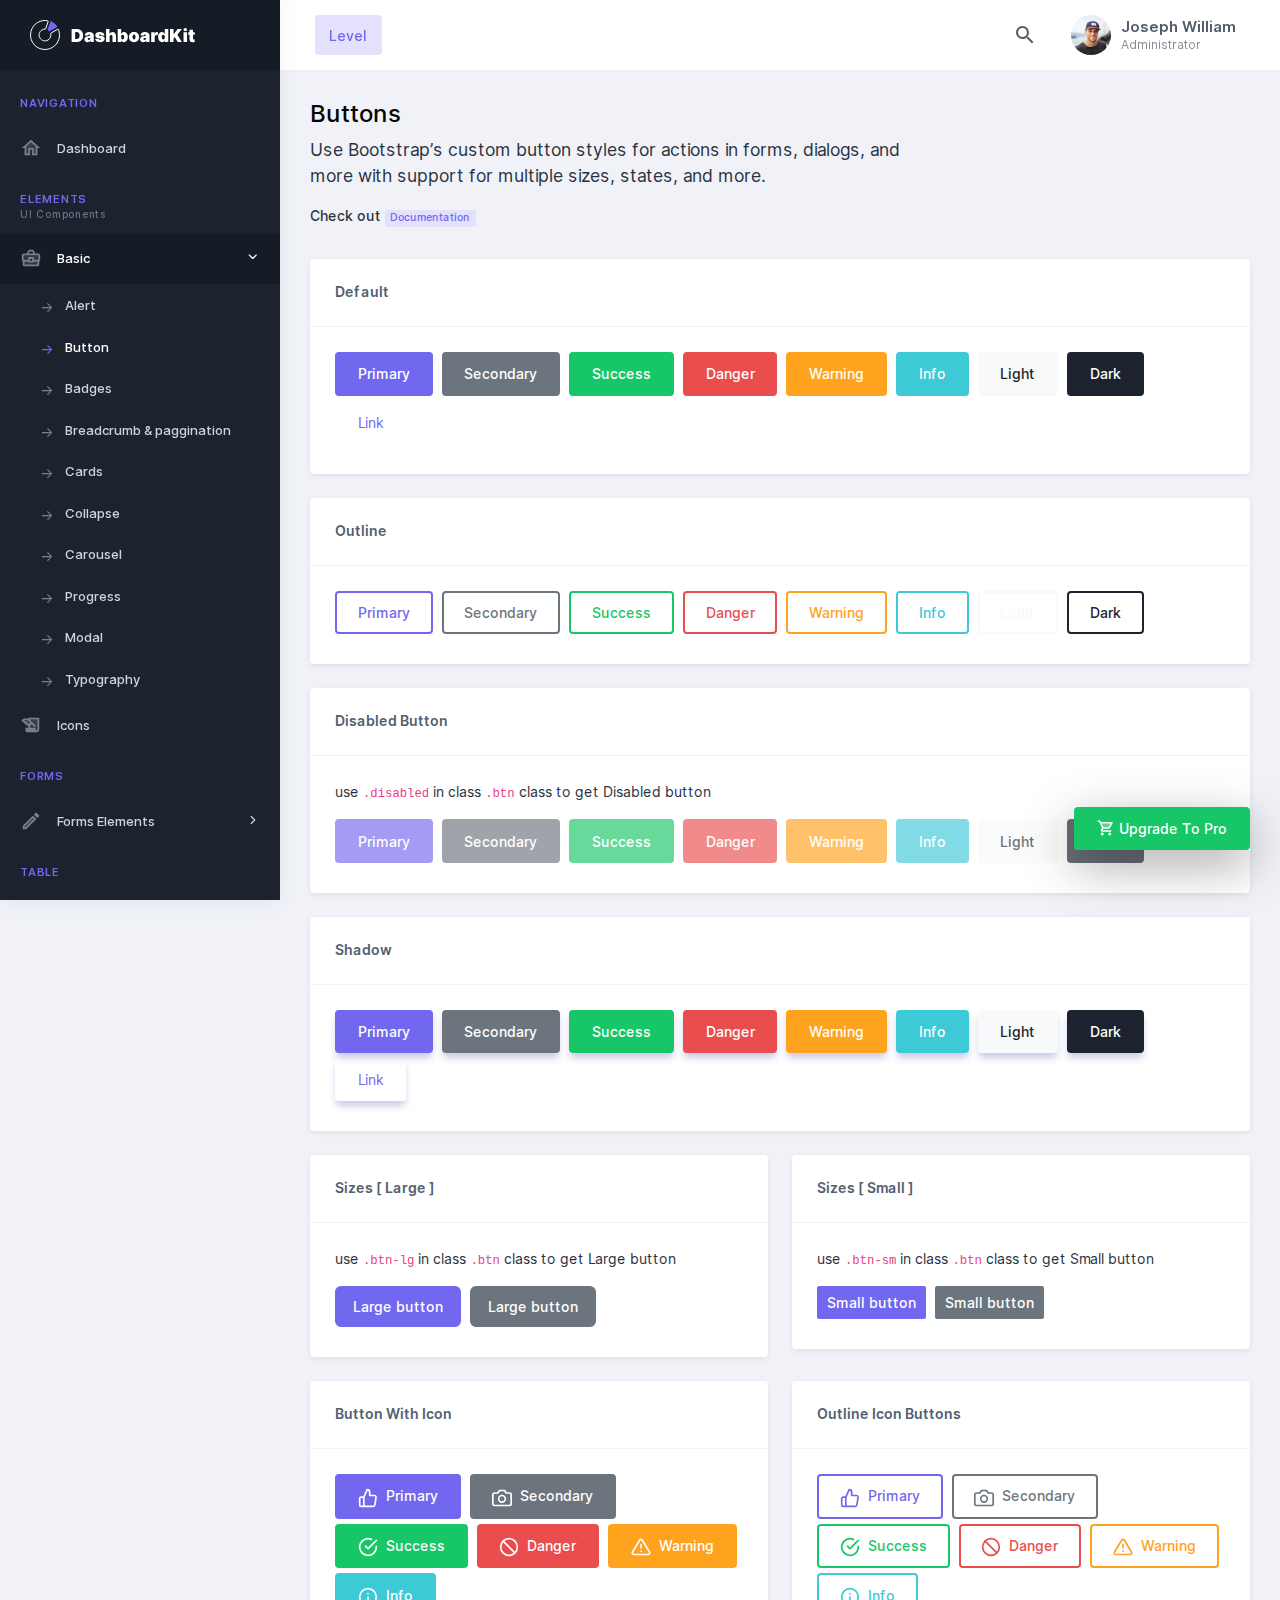
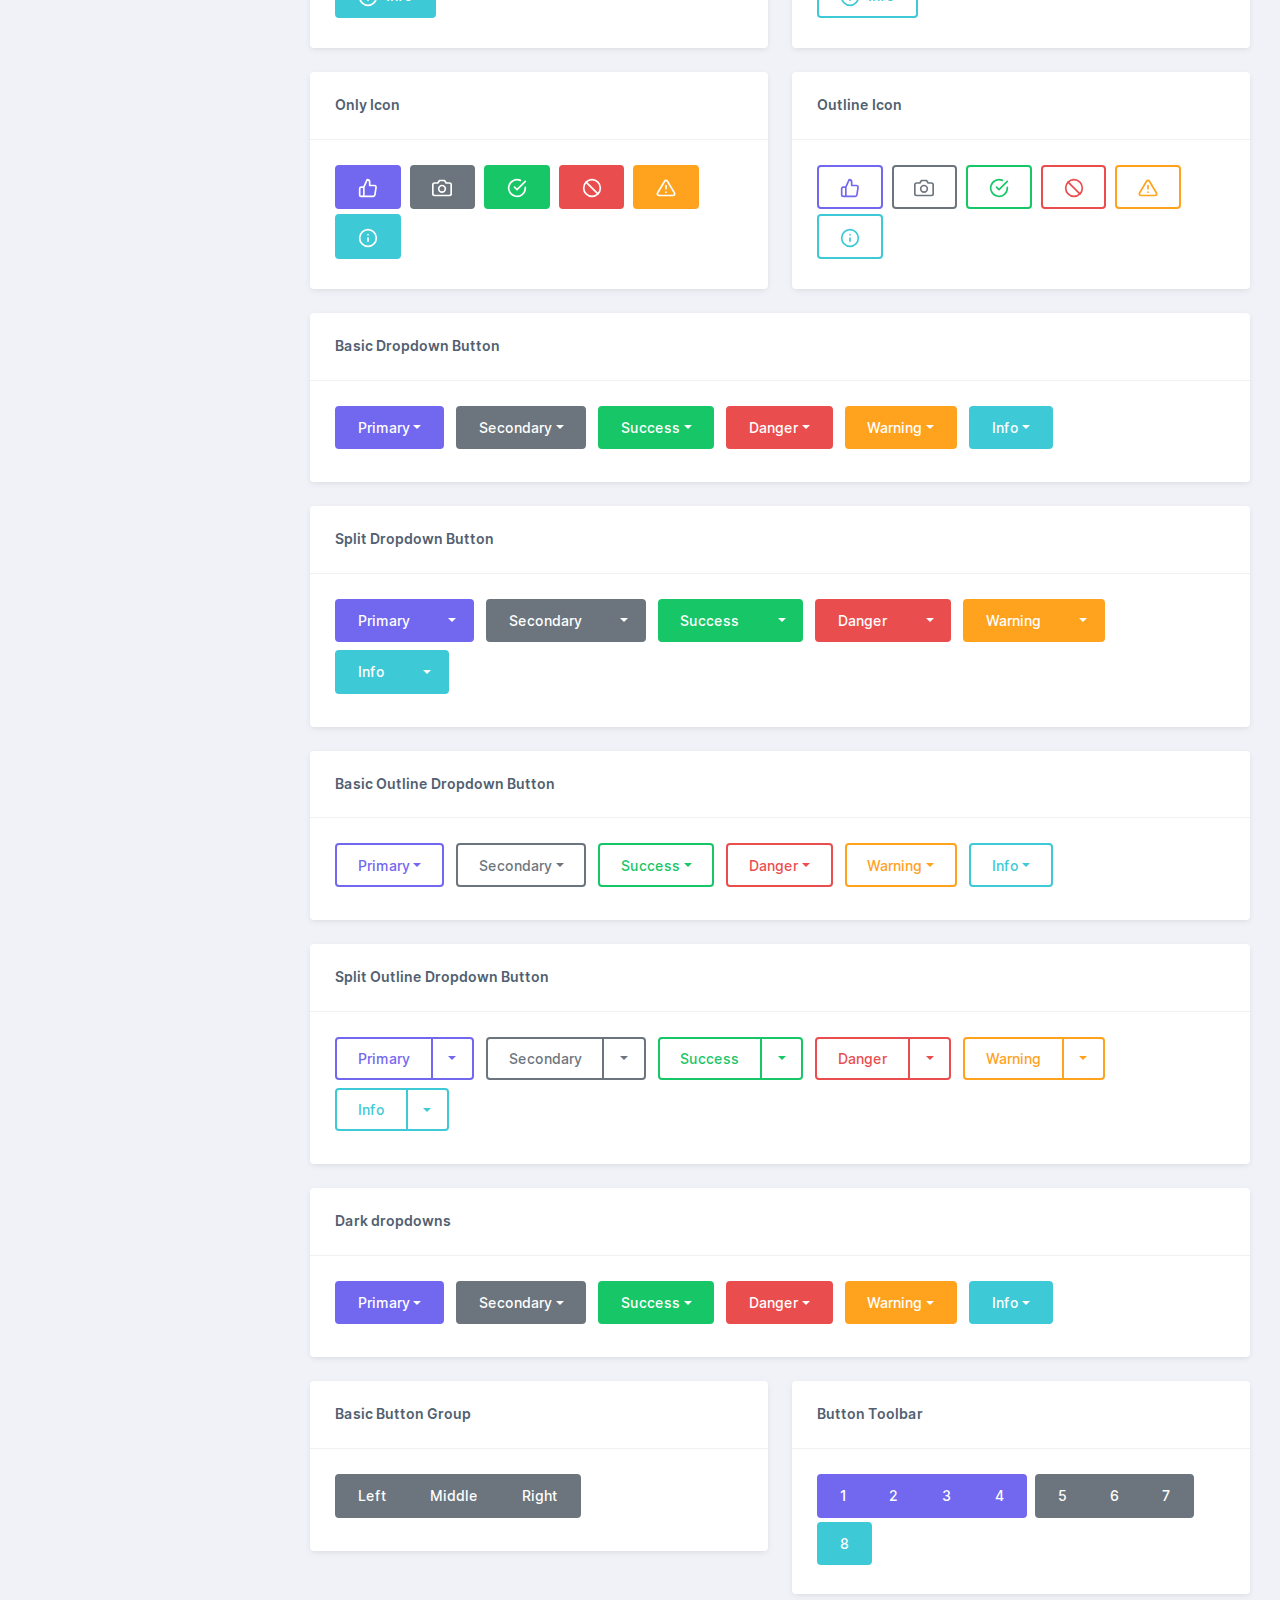
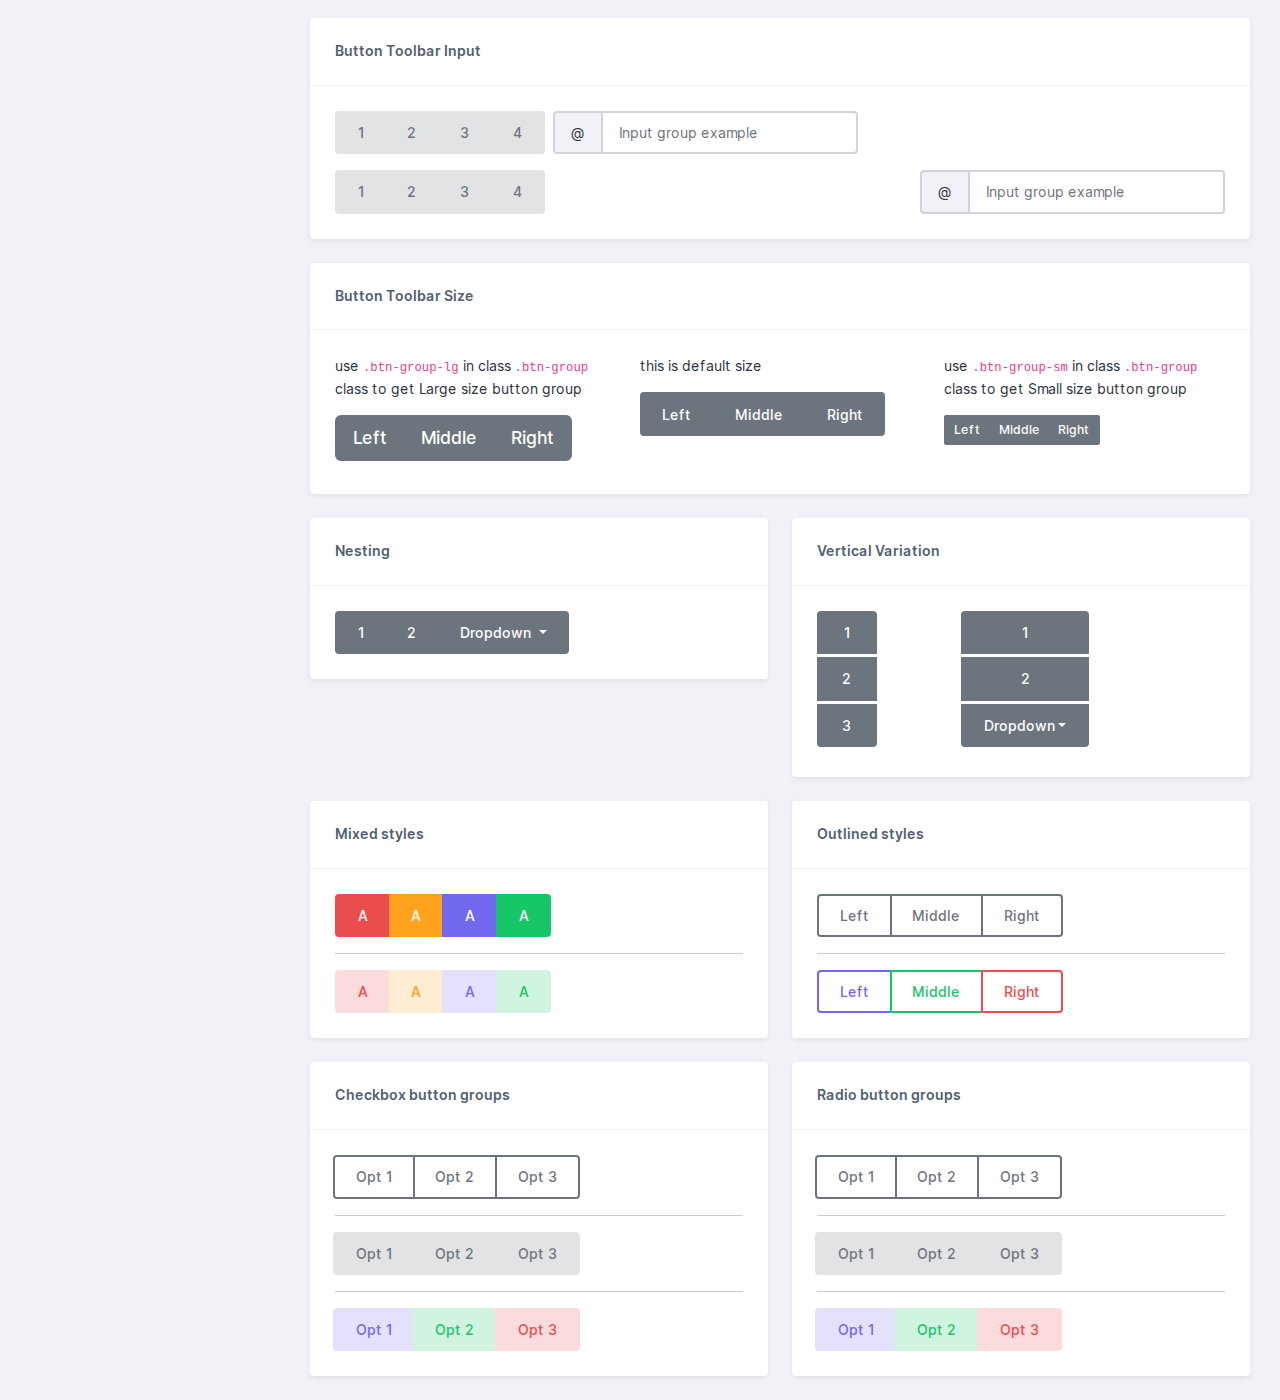
<file: PlantillaProyectos/dist/bc_button.html>
<!DOCTYPE html>
<html lang="en">

<head>
	<title>DashboardKit Bootstrap 5 Admin Template</title>
	<!-- HTML5 Shim and Respond.js IE11 support of HTML5 elements and media queries -->
	<!-- WARNING: Respond.js doesn't work if you view the page via file:// -->
	<!--[if lt IE 11]>
		<script src="https://oss.maxcdn.com/libs/html5shiv/3.7.0/html5shiv.js"></script>
		<script src="https://oss.maxcdn.com/libs/respond.js/1.4.2/respond.min.js"></script>
		<![endif]-->
	<!-- Meta -->
	<meta charset="utf-8">
	<meta name="viewport" content="width=device-width, initial-scale=1.0, user-scalable=0, minimal-ui">
	<meta http-equiv="X-UA-Compatible" content="IE=edge" />
	<meta name="description" content="DashboardKit is made using Bootstrap 5 design framework. Download the free admin template & use it for your project.">
	<meta name="keywords" content="DashboardKit, Dashboard Kit, Dashboard UI Kit, Bootstrap 5, Admin Template, Admin Dashboard, CRM, CMS, Free Bootstrap Admin Template">
	<meta name="author" content="DashboardKit ">


	<!-- Favicon icon -->
	<link rel="icon" href="assets/images/favicon.svg" type="image/x-icon">

	<!-- font css -->
	<link rel="stylesheet" href="assets/fonts/feather.css">
	<link rel="stylesheet" href="assets/fonts/fontawesome.css">
	<link rel="stylesheet" href="assets/fonts/material.css">

	<!-- vendor css -->
	<link rel="stylesheet" href="assets/css/style.css" id="main-style-link">

</head>

<body class="">
	<!-- [ Pre-loader ] start -->
	<div class="loader-bg">
		<div class="loader-track">
			<div class="loader-fill"></div>
		</div>
	</div>
	<!-- [ Pre-loader ] End -->
	<!-- [ Mobile header ] start -->
	<div class="pc-mob-header pc-header">
		<div class="pcm-logo">
			<img src="assets/images/logo.svg" alt="" class="logo logo-lg">
		</div>
		<div class="pcm-toolbar">
			<a href="#!" class="pc-head-link" id="mobile-collapse">
				<div class="hamburger hamburger--arrowturn">
					<div class="hamburger-box">
						<div class="hamburger-inner"></div>
					</div>
				</div>
			</a>
			<a href="#!" class="pc-head-link" id="headerdrp-collapse">
				<i data-feather="align-right"></i>
			</a>
			<a href="#!" class="pc-head-link" id="header-collapse">
				<i data-feather="more-vertical"></i>
			</a>
		</div>
	</div>
	<!-- [ Mobile header ] End -->

	<!-- [ navigation menu ] start -->
	<nav class="pc-sidebar ">
		<div class="navbar-wrapper">
			<div class="m-header">
				<a href="index.html" class="b-brand">
					<!-- ========   change your logo hear   ============ -->
					<img src="assets/images/logo.svg" alt="" class="logo logo-lg">
					<img src="assets/images/logo-sm.svg" alt="" class="logo logo-sm">
				</a>
			</div>
			<div class="navbar-content">
				<ul class="pc-navbar">
					<li class="pc-item pc-caption">
						<label>Navigation</label>
					</li>
					<li class="pc-item">
						<a href="index.html" class="pc-link "><span class="pc-micon"><i class="material-icons-two-tone">home</i></span><span class="pc-mtext">Dashboard</span></a>
					</li>
					<li class="pc-item pc-caption">
						<label>Elements</label>
						<span>UI Components</span>
					</li>
					<li class="pc-item pc-hasmenu">
						<a href="#!" class="pc-link "><span class="pc-micon"><i class="material-icons-two-tone">business_center</i></span><span class="pc-mtext">Basic</span><span class="pc-arrow"><i data-feather="chevron-right"></i></span></a>
						<ul class="pc-submenu">
							<li class="pc-item"><a class="pc-link" href="bc_alert.html">Alert</a></li>
							<li class="pc-item"><a class="pc-link" href="bc_button.html">Button</a></li>
							<li class="pc-item"><a class="pc-link" href="bc_badges.html">Badges</a></li>
							<li class="pc-item"><a class="pc-link" href="bc_breadcrumb-pagination.html">Breadcrumb & paggination</a></li>
							<li class="pc-item"><a class="pc-link" href="bc_card.html">Cards</a></li>
							<li class="pc-item"><a class="pc-link" href="bc_collapse.html">Collapse</a></li>
							<li class="pc-item"><a class="pc-link" href="bc_carousel.html">Carousel</a></li>
							<li class="pc-item"><a class="pc-link" href="bc_progress.html">Progress</a></li>
							<li class="pc-item"><a class="pc-link" href="bc_modal.html">Modal</a></li>

							<li class="pc-item"><a class="pc-link" href="bc_typography.html">Typography</a></li>
						</ul>
					</li>
					<li class="pc-item">
						<a href="icon-feather.html" class="pc-link "><span class="pc-micon"><i class="material-icons-two-tone">history_edu</i></span><span class="pc-mtext">Icons</span></a>
					</li>
					<li class="pc-item pc-caption">
						<label>Forms</label>
					</li>
					<li class="pc-item pc-hasmenu">
						<a href="#!" class="pc-link "><span class="pc-micon"><i class="material-icons-two-tone">edit</i></span><span class="pc-mtext">Forms Elements</span><span class="pc-arrow"><i data-feather="chevron-right"></i></span></a>
						<ul class="pc-submenu">
							<li class="pc-item"><a class="pc-link" href="form_elements.html">Form Basic</a></li>
							<li class="pc-item"><a class="pc-link" href="form2_input_group.html">Input Groups</a></li>
							<li class="pc-item"><a class="pc-link" href="form2_checkbox.html">Checkbox</a></li>
							<li class="pc-item"><a class="pc-link" href="form2_radio.html">Radio</a></li>
						</ul>
					</li>
					<li class="pc-item pc-caption">
						<label>table</label>
					</li>
					<li class="pc-item">
						<a href="tbl_bootstrap.html" class="pc-link "><span class="pc-micon"><i class="material-icons-two-tone">table_rows</i></span><span class="pc-mtext">Bootstrap table</span></a>
					</li>
					<li class="pc-item pc-caption">
						<label>Chart & Maps</label>
						<span>Tones of readymade charts</span>
					</li>
					<li class="pc-item">
						<a href="chart-apex.html" class="pc-link "><span class="pc-micon"><i class="material-icons-two-tone">bubble_chart</i></span><span class="pc-mtext">Chart</span></a>
					</li>
					<li class="pc-item">
						<a href="map-google.html" class="pc-link "><span class="pc-micon"><i class="material-icons-two-tone">my_location</i></span><span class="pc-mtext">Maps</span></a>
					</li>
					<li class="pc-item pc-caption">
						<label>Pages</label>
						<span>Redymade Pages</span>
					</li>
					<li class="pc-item pc-hasmenu">
						<a href="#!" class="pc-link"><span class="pc-micon"><i class="material-icons-two-tone">https</i></span><span class="pc-mtext">Authentication</span><span class="pc-arrow"><i data-feather="chevron-right"></i></span></a>
						<ul class="pc-submenu">
							<li class="pc-item"><a class="pc-link" href="auth-signup.html" target="_blank">Sign up</a></li>
							<li class="pc-item"><a class="pc-link" href="auth-signin.html" target="_blank">Sign in</a></li>
						</ul>
					</li>
					<li class="pc-item pc-caption">
						<label>Other</label>
						<span>Extra more things</span>
					</li>
					<li class="pc-item pc-hasmenu">
						<a href="#!" class="pc-link"><span class="pc-micon"><i class="material-icons-two-tone">list_alt</i></span><span class="pc-mtext">Menu levels</span><span class="pc-arrow"><i data-feather="chevron-right"></i></span></a>
						<ul class="pc-submenu">
							<li class="pc-item"><a class="pc-link" href="#!">Menu Level 2.1</a></li>
							<li class="pc-item pc-hasmenu">
								<a href="#!" class="pc-link">Menu level 2.2<span class="pc-arrow"><i data-feather="chevron-right"></i></span></a>
								<ul class="pc-submenu">
									<li class="pc-item"><a class="pc-link" href="#!">Menu level 3.1</a></li>
									<li class="pc-item"><a class="pc-link" href="#!">Menu level 3.2</a></li>
									<li class="pc-item pc-hasmenu">
										<a href="#!" class="pc-link">Menu level 3.3<span class="pc-arrow"><i data-feather="chevron-right"></i></span></a>
										<ul class="pc-submenu">
											<li class="pc-item"><a class="pc-link" href="#!">Menu level 4.1</a></li>
											<li class="pc-item"><a class="pc-link" href="#!">Menu level 4.2</a></li>
										</ul>
									</li>
								</ul>
							</li>
							<li class="pc-item pc-hasmenu">
								<a href="#!" class="pc-link">Menu level 2.3<span class="pc-arrow"><i data-feather="chevron-right"></i></span></a>
								<ul class="pc-submenu">
									<li class="pc-item"><a class="pc-link" href="#!">Menu level 3.1</a></li>
									<li class="pc-item"><a class="pc-link" href="#!">Menu level 3.2</a></li>
									<li class="pc-item pc-hasmenu">
										<a href="#!" class="pc-link">Menu level 3.3<span class="pc-arrow"><i data-feather="chevron-right"></i></span></a>
										<ul class="pc-submenu">
											<li class="pc-item"><a class="pc-link" href="#!">Menu level 4.1</a></li>
											<li class="pc-item"><a class="pc-link" href="#!">Menu level 4.2</a></li>
										</ul>
									</li>
								</ul>
							</li>
						</ul>
					</li>
					<li class="pc-item"><a href="sample-page.html" class="pc-link "><span class="pc-micon"><i class="material-icons-two-tone">storefront</i></span><span class="pc-mtext">Sample page</span></a></li>

				</ul>
			</div>
		</div>
	</nav>
	<!-- [ navigation menu ] end -->
	<!-- [ Header ] start -->
	<header class="pc-header ">
		<div class="header-wrapper">
			<div class="mr-auto pc-mob-drp">
				<ul class="list-unstyled">
					<li class="dropdown pc-h-item">
						<a class="pc-head-link active dropdown-toggle arrow-none mr-0" data-toggle="dropdown" href="#" role="button" aria-haspopup="false" aria-expanded="false">
							Level
						</a>
						<div class="dropdown-menu pc-h-dropdown">
							<a href="#!" class="dropdown-item">
								<i class="material-icons-two-tone">account_circle</i>
								<span>My Account</span>
							</a>
							<div class="pc-level-menu">
								<a href="#!" class="dropdown-item">
									<i class="material-icons-two-tone">list_alt</i>
									<span class="float-right"><i data-feather="chevron-right" class="mr-0"></i></span>
									<span>Level2.1</span>
								</a>
								<div class="dropdown-menu pc-h-dropdown">
									<a href="#!" class="dropdown-item">
										<i class="fas fa-circle"></i>
										<span>My Account</span>
									</a>
									<a href="#!" class="dropdown-item">
										<i class="fas fa-circle"></i>
										<span>Settings</span>
									</a>
									<a href="#!" class="dropdown-item">
										<i class="fas fa-circle"></i>
										<span>Support</span>
									</a>
									<a href="#!" class="dropdown-item">
										<i class="fas fa-circle"></i>
										<span>Lock Screen</span>
									</a>
									<a href="#!" class="dropdown-item">
										<i class="fas fa-circle"></i>
										<span>Logout</span>
									</a>
								</div>
							</div>
							<a href="#!" class="dropdown-item">
								<i class="material-icons-two-tone">settings</i>
								<span>Settings</span>
							</a>
							<a href="#!" class="dropdown-item">
								<i class="material-icons-two-tone">support</i>
								<span>Support</span>
							</a>
							<a href="#!" class="dropdown-item">
								<i class="material-icons-two-tone">https</i>
								<span>Lock Screen</span>
							</a>
							<a href="#!" class="dropdown-item">
								<i class="material-icons-two-tone">chrome_reader_mode</i>
								<span>Logout</span>
							</a>
						</div>
					</li>
				</ul>
			</div>
			<div class="ml-auto">
				<ul class="list-unstyled">
					<li class="dropdown pc-h-item">
						<a class="pc-head-link dropdown-toggle arrow-none mr-0" data-toggle="dropdown" href="#" role="button" aria-haspopup="false" aria-expanded="false">
							<i class="material-icons-two-tone">search</i>
						</a>
						<div class="dropdown-menu dropdown-menu-right pc-h-dropdown drp-search">
							<form class="px-3">
								<div class="form-group mb-0 d-flex align-items-center">
									<i data-feather="search"></i>
									<input type="search" class="form-control border-0 shadow-none" placeholder="Search here. . .">
								</div>
							</form>
						</div>
					</li>
					<li class="dropdown pc-h-item">
						<a class="pc-head-link dropdown-toggle arrow-none mr-0" data-toggle="dropdown" href="#" role="button" aria-haspopup="false" aria-expanded="false">
							<img src="assets/images/user/avatar-2.jpg" alt="user-image" class="user-avtar">
							<span>
								<span class="user-name">Joseph William</span>
								<span class="user-desc">Administrator</span>
							</span>
						</a>
						<div class="dropdown-menu dropdown-menu-right pc-h-dropdown">
							<div class=" dropdown-header">
								<h5 class="text-overflow m-0"><span class="badge bg-light-primary"><a href="https://gumroad.com/dashboardkit" target="_blank">Upgrade to Pro</a></span></h5>
							</div>
				
							<a href="auth-signin.html" class="dropdown-item">
								<i class="material-icons-two-tone">chrome_reader_mode</i>
								<span>Logout</span>
							</a>
						</div>
					</li>
				</ul>
			</div>

		</div>
	</header>
	<!-- [ Header ] end -->

<!-- [ Main Content ] start -->
<div class="pc-container">
	<div class="pcoded-content">
		<!-- [ Main Content ] start -->
		<div class="row mb-3">
			<div class="col-md-8">
				<h3>Buttons</h3>
				<p class="lead">Use Bootstrap’s custom button styles for actions in forms, dialogs, and more with support for multiple sizes, states, and more.</p>
				<p class="f-w-500">Check out <a href="http://html.phoenixcoded.net/nextro-new/docs/index-bc-package.html#page-button" target="_blank" class="badge bg-light-primary">Documentation</a></p>
			</div>
		</div>
		<!-- [ button ] start -->
		<div class="row btn-page">
			<!-- [ default-button ] start -->
			<div class="col-sm-12">
				<div class="card">
					<div class="card-header">
						<h5>Default</h5>
					</div>
					<div class="card-body">
						<button type="button" class="btn  btn-primary">Primary</button>
						<button type="button" class="btn  btn-secondary">Secondary</button>
						<button type="button" class="btn  btn-success">Success</button>
						<button type="button" class="btn  btn-danger">Danger</button>
						<button type="button" class="btn  btn-warning">Warning</button>
						<button type="button" class="btn  btn-info">Info</button>
						<button type="button" class="btn  btn-light">Light</button>
						<button type="button" class="btn  btn-dark">Dark</button>
						<button type="button" class="btn  btn-link">Link</button>
					</div>
				</div>
			</div>
			<!-- [ default-button ] end -->
			<!-- [ outline-button ] start -->
			<div class="col-sm-12">
				<div class="card">
					<div class="card-header">
						<h5>Outline</h5>
					</div>
					<div class="card-body">
						<button type="button" class="btn  btn-outline-primary">Primary</button>
						<button type="button" class="btn  btn-outline-secondary">Secondary</button>
						<button type="button" class="btn  btn-outline-success">Success</button>
						<button type="button" class="btn  btn-outline-danger">Danger</button>
						<button type="button" class="btn  btn-outline-warning">Warning</button>
						<button type="button" class="btn  btn-outline-info">Info</button>
						<button type="button" class="btn  btn-outline-light">Light</button>
						<button type="button" class="btn  btn-outline-dark">Dark</button>
					</div>
				</div>
			</div>
			<!-- [ outline-button ] end -->
			<!-- [ disabled-button ] start -->
			<div class="col-sm-12">
				<div class="card">
					<div class="card-header">
						<h5>Disabled Button</h5>
					</div>
					<div class="card-body">
						<p>use <code>.disabled</code> in class <code>.btn</code> class to get Disabled button</p>
						<button type="button" class="btn disabled btn-primary">Primary</button>
						<button type="button" class="btn disabled btn-secondary">Secondary</button>
						<button type="button" class="btn disabled btn-success">Success</button>
						<button type="button" class="btn disabled btn-danger">Danger</button>
						<button type="button" class="btn disabled btn-warning">Warning</button>
						<button type="button" class="btn disabled btn-info">Info</button>
						<button type="button" class="btn disabled btn-light">Light</button>
						<button type="button" class="btn disabled btn-dark">Dark</button>
					</div>
				</div>
			</div>
			<!-- [ disabled-button ] end -->
			<!-- [ default-shadow ] start -->
			<div class="col-sm-12">
				<div class="card">
					<div class="card-header">
						<h5>Shadow</h5>
					</div>
					<div class="card-body">
						<button type="button" class="btn btn-shadow btn-primary">Primary</button>
						<button type="button" class="btn btn-shadow btn-secondary">Secondary</button>
						<button type="button" class="btn btn-shadow btn-success">Success</button>
						<button type="button" class="btn btn-shadow btn-danger">Danger</button>
						<button type="button" class="btn btn-shadow btn-warning">Warning</button>
						<button type="button" class="btn btn-shadow btn-info">Info</button>
						<button type="button" class="btn btn-shadow btn-light">Light</button>
						<button type="button" class="btn btn-shadow btn-dark">Dark</button>
						<button type="button" class="btn btn-shadow btn-link">Link</button>
					</div>
				</div>
			</div>
			<!-- [ default-shadow ] end -->
			<!-- [ size-button ] start -->
			<div class="col-md-6">
				<div class="card">
					<div class="card-header">
						<h5>Sizes [ Large ]</h5>
					</div>
					<div class="card-body">
						<p>use <code>.btn-lg</code> in class <code>.btn</code> class to get Large button</p>
						<button type="button" class="btn  btn-primary btn-lg">Large button</button>
						<button type="button" class="btn  btn-secondary btn-lg">Large button</button>
					</div>
				</div>
			</div>
			<!-- [ size-button ] end -->
			<!-- [ size-small-button ] start -->
			<div class="col-md-6">
				<div class="card">
					<div class="card-header">
						<h5>Sizes [ Small ]</h5>
					</div>
					<div class="card-body">
						<p>use <code>.btn-sm</code> in class <code>.btn</code> class to get Small button</p>
						<button type="button" class="btn  btn-primary btn-sm">Small button</button>
						<button type="button" class="btn  btn-secondary btn-sm">Small button</button>
					</div>
				</div>
			</div>
			<!-- [ size-small-button ] end -->
		</div>
		<div class="row btn-page">
			<!-- [ button-icon ] start -->
			<div class="col-md-6">
				<div class="card">
					<div class="card-header">
						<h5>Button With Icon</h5>
					</div>
					<div class="card-body">
						<button type="button" class="btn btn-primary"><i class="mr-2" data-feather="thumbs-up"></i>Primary</button>
						<button type="button" class="btn btn-secondary"><i class="mr-2" data-feather="camera"></i>Secondary</button>
						<button type="button" class="btn btn-success"><i class="mr-2" data-feather="check-circle"></i>Success</button>
						<button type="button" class="btn btn-danger"><i class="mr-2" data-feather="slash"></i>Danger</button>
						<button type="button" class="btn btn-warning"><i class="mr-2" data-feather="alert-triangle"></i>Warning</button>
						<button type="button" class="btn btn-info"><i class="mr-2" data-feather="info"></i>Info</button>
					</div>
				</div>
			</div>
			<!-- [ button-icon ] end -->
			<!-- [ button-outline ] start -->
			<div class="col-md-6">
				<div class="card">
					<div class="card-header">
						<h5>Outline Icon Buttons</h5>
					</div>
					<div class="card-body">
						<button type="button" class="btn btn-outline-primary"><i class="mr-2" data-feather="thumbs-up"></i>Primary</button>
						<button type="button" class="btn btn-outline-secondary"><i class="mr-2" data-feather="camera"></i>Secondary</button>
						<button type="button" class="btn btn-outline-success"><i class="mr-2" data-feather="check-circle"></i>Success</button>
						<button type="button" class="btn btn-outline-danger"><i class="mr-2" data-feather="slash"></i>Danger</button>
						<button type="button" class="btn btn-outline-warning"><i class="mr-2" data-feather="alert-triangle"></i>Warning</button>
						<button type="button" class="btn btn-outline-info"><i class="mr-2" data-feather="info"></i>Info</button>
					</div>
				</div>
			</div>
			<!-- [ button-outline ] end -->
			<!-- [ only-icon ] start -->
			<div class="col-md-6">
				<div class="card">
					<div class="card-header">
						<h5>Only Icon</h5>
					</div>
					<div class="card-body">
						<button type="button" class="btn  btn-icon btn-primary"><i data-feather="thumbs-up"></i></button>
						<button type="button" class="btn  btn-icon btn-secondary"><i data-feather="camera"></i></button>
						<button type="button" class="btn  btn-icon btn-success"><i data-feather="check-circle"></i></button>
						<button type="button" class="btn  btn-icon btn-danger"><i data-feather="slash"></i></button>
						<button type="button" class="btn  btn-icon btn-warning"><i data-feather="alert-triangle"></i></button>
						<button type="button" class="btn  btn-icon btn-info"><i data-feather="info"></i></button>
					</div>
				</div>
			</div>
			<!-- [ only-icon ] end -->
			<!-- [ outline-icon ] start -->
			<div class="col-md-6">
				<div class="card">
					<div class="card-header">
						<h5>Outline Icon</h5>
					</div>
					<div class="card-body">
						<button type="button" class="btn btn-icon btn-outline-primary"><i data-feather="thumbs-up"></i></button>
						<button type="button" class="btn btn-icon btn-outline-secondary"><i data-feather="camera"></i></button>
						<button type="button" class="btn btn-icon btn-outline-success"><i data-feather="check-circle"></i></button>
						<button type="button" class="btn btn-icon btn-outline-danger"><i data-feather="slash"></i></button>
						<button type="button" class="btn btn-icon btn-outline-warning"><i data-feather="alert-triangle"></i></button>
						<button type="button" class="btn btn-icon btn-outline-info"><i data-feather="info"></i></button>
					</div>
				</div>
			</div>
			<!-- [ outline-icon ] end -->
		</div>
		<div class="row btn-page">
			<!-- [ basic-dropdown-button ] start -->
			<div class="col-md-12">
				<div class="card">
					<div class="card-header">
						<h5>Basic Dropdown Button</h5>
					</div>
					<div class="card-body">
						<div class="btn-group mb-2 mr-2">
							<button class="btn  btn-primary dropdown-toggle" type="button" data-toggle="dropdown" aria-haspopup="true" aria-expanded="false">Primary</button>
							<div class="dropdown-menu">
								<a class="dropdown-item" href="#!">Action</a>
								<a class="dropdown-item" href="#!">Another action</a>
								<a class="dropdown-item" href="#!">Something else here</a>
							</div>
						</div>
						<div class="btn-group mb-2 mr-2">
							<button class="btn  btn-secondary dropdown-toggle" type="button" data-toggle="dropdown" aria-haspopup="true" aria-expanded="false">Secondary</button>
							<div class="dropdown-menu">
								<a class="dropdown-item" href="#!">Action</a>
								<a class="dropdown-item" href="#!">Another action</a>
								<a class="dropdown-item" href="#!">Something else here</a>
							</div>
						</div>
						<div class="btn-group mb-2 mr-2">
							<button class="btn  btn-success dropdown-toggle" type="button" data-toggle="dropdown" aria-haspopup="true" aria-expanded="false">Success</button>
							<div class="dropdown-menu">
								<a class="dropdown-item" href="#!">Action</a>
								<a class="dropdown-item" href="#!">Another action</a>
								<a class="dropdown-item" href="#!">Something else here</a>
							</div>
						</div>
						<div class="btn-group mb-2 mr-2">
							<button class="btn  btn-danger dropdown-toggle" type="button" data-toggle="dropdown" aria-haspopup="true" aria-expanded="false">Danger</button>
							<div class="dropdown-menu">
								<a class="dropdown-item" href="#!">Action</a>
								<a class="dropdown-item" href="#!">Another action</a>
								<a class="dropdown-item" href="#!">Something else here</a>
							</div>
						</div>
						<div class="btn-group mb-2 mr-2">
							<button class="btn  btn-warning dropdown-toggle" type="button" data-toggle="dropdown" aria-haspopup="true" aria-expanded="false">Warning</button>
							<div class="dropdown-menu">
								<a class="dropdown-item" href="#!">Action</a>
								<a class="dropdown-item" href="#!">Another action</a>
								<a class="dropdown-item" href="#!">Something else here</a>
							</div>
						</div>
						<div class="btn-group mb-2 mr-2">
							<button class="btn  btn-info dropdown-toggle" type="button" data-toggle="dropdown" aria-haspopup="true" aria-expanded="false">Info</button>
							<div class="dropdown-menu">
								<a class="dropdown-item" href="#!">Action</a>
								<a class="dropdown-item" href="#!">Another action</a>
								<a class="dropdown-item" href="#!">Something else here</a>
							</div>
						</div>
					</div>
				</div>
			</div>
			<!-- [ basic-dropdown-button ] end -->
			<!-- [ split-danger-button ] start -->
			<div class="col-md-12">
				<div class="card">
					<div class="card-header">
						<h5>Split Dropdown Button</h5>
					</div>
					<div class="card-body">
						<!-- Example split danger button -->
						<div class="btn-group mb-2 mr-2">
							<button type="button" class="btn  btn-primary">Primary</button>
							<button type="button" class="btn  btn-primary dropdown-toggle dropdown-toggle-split" data-toggle="dropdown" aria-haspopup="true" aria-expanded="false"><span class="sr-only">Toggle Dropdown</span></button>
							<div class="dropdown-menu">
								<a class="dropdown-item" href="#!">Action</a>
								<a class="dropdown-item" href="#!">Another action</a>
								<a class="dropdown-item" href="#!">Something else here</a>
								<div class="dropdown-divider"></div>
								<a class="dropdown-item" href="#!">Separated link</a>
							</div>
						</div>
						<div class="btn-group mb-2 mr-2">
							<button type="button" class="btn  btn-secondary">Secondary</button>
							<button type="button" class="btn  btn-secondary dropdown-toggle dropdown-toggle-split" data-toggle="dropdown" aria-haspopup="true" aria-expanded="false"><span class="sr-only">Toggle Dropdown</span></button>
							<div class="dropdown-menu">
								<a class="dropdown-item" href="#!">Action</a>
								<a class="dropdown-item" href="#!">Another action</a>
								<a class="dropdown-item" href="#!">Something else here</a>
								<div class="dropdown-divider"></div>
								<a class="dropdown-item" href="#!">Separated link</a>
							</div>
						</div>
						<div class="btn-group mb-2 mr-2">
							<button type="button" class="btn  btn-success">Success</button>
							<button type="button" class="btn  btn-success dropdown-toggle dropdown-toggle-split" data-toggle="dropdown" aria-haspopup="true" aria-expanded="false"><span class="sr-only">Toggle Dropdown</span></button>
							<div class="dropdown-menu">
								<a class="dropdown-item" href="#!">Action</a>
								<a class="dropdown-item" href="#!">Another action</a>
								<a class="dropdown-item" href="#!">Something else here</a>
								<div class="dropdown-divider"></div>
								<a class="dropdown-item" href="#!">Separated link</a>
							</div>
						</div>
						<div class="btn-group mb-2 mr-2">
							<button type="button" class="btn  btn-danger">Danger</button>
							<button type="button" class="btn  btn-danger dropdown-toggle dropdown-toggle-split" data-toggle="dropdown" aria-haspopup="true" aria-expanded="false"><span class="sr-only">Toggle Dropdown</span></button>
							<div class="dropdown-menu">
								<a class="dropdown-item" href="#!">Action</a>
								<a class="dropdown-item" href="#!">Another action</a>
								<a class="dropdown-item" href="#!">Something else here</a>
								<div class="dropdown-divider"></div>
								<a class="dropdown-item" href="#!">Separated link</a>
							</div>
						</div>
						<div class="btn-group mb-2 mr-2">
							<button type="button" class="btn  btn-warning">Warning</button>
							<button type="button" class="btn  btn-warning dropdown-toggle dropdown-toggle-split" data-toggle="dropdown" aria-haspopup="true" aria-expanded="false"><span class="sr-only">Toggle Dropdown</span></button>
							<div class="dropdown-menu">
								<a class="dropdown-item" href="#!">Action</a>
								<a class="dropdown-item" href="#!">Another action</a>
								<a class="dropdown-item" href="#!">Something else here</a>
								<div class="dropdown-divider"></div>
								<a class="dropdown-item" href="#!">Separated link</a>
							</div>
						</div>
						<div class="btn-group mb-2 mr-2">
							<button type="button" class="btn  btn-info">Info</button>
							<button type="button" class="btn  btn-info dropdown-toggle dropdown-toggle-split" data-toggle="dropdown" aria-haspopup="true" aria-expanded="false"><span class="sr-only">Toggle Dropdown</span></button>
							<div class="dropdown-menu">
								<a class="dropdown-item" href="#!">Action</a>
								<a class="dropdown-item" href="#!">Another action</a>
								<a class="dropdown-item" href="#!">Something else here</a>
								<div class="dropdown-divider"></div>
								<a class="dropdown-item" href="#!">Separated link</a>
							</div>
						</div>
					</div>
				</div>
			</div>
			<!-- [ split-danger-button ] end -->
			<!-- [ outline-dropdown-button ] start -->
			<div class="col-md-12">
				<div class="card">
					<div class="card-header">
						<h5>Basic Outline Dropdown Button</h5>
					</div>
					<div class="card-body">
						<div class="btn-group mb-2 mr-2">
							<button class="btn  btn-outline-primary dropdown-toggle" type="button" data-toggle="dropdown" aria-haspopup="true" aria-expanded="false">Primary</button>
							<div class="dropdown-menu">
								<a class="dropdown-item" href="#!">Action</a>
								<a class="dropdown-item" href="#!">Another action</a>
								<a class="dropdown-item" href="#!">Something else here</a>
							</div>
						</div>
						<div class="btn-group mb-2 mr-2">
							<button class="btn  btn-outline-secondary dropdown-toggle" type="button" data-toggle="dropdown" aria-haspopup="true" aria-expanded="false">Secondary</button>
							<div class="dropdown-menu">
								<a class="dropdown-item" href="#!">Action</a>
								<a class="dropdown-item" href="#!">Another action</a>
								<a class="dropdown-item" href="#!">Something else here</a>
							</div>
						</div>
						<div class="btn-group mb-2 mr-2">
							<button class="btn  btn-outline-success dropdown-toggle" type="button" data-toggle="dropdown" aria-haspopup="true" aria-expanded="false">Success</button>
							<div class="dropdown-menu">
								<a class="dropdown-item" href="#!">Action</a>
								<a class="dropdown-item" href="#!">Another action</a>
								<a class="dropdown-item" href="#!">Something else here</a>
							</div>
						</div>
						<div class="btn-group mb-2 mr-2">
							<button class="btn  btn-outline-danger dropdown-toggle" type="button" data-toggle="dropdown" aria-haspopup="true" aria-expanded="false">Danger</button>
							<div class="dropdown-menu">
								<a class="dropdown-item" href="#!">Action</a>
								<a class="dropdown-item" href="#!">Another action</a>
								<a class="dropdown-item" href="#!">Something else here</a>
							</div>
						</div>
						<div class="btn-group mb-2 mr-2">
							<button class="btn  btn-outline-warning dropdown-toggle" type="button" data-toggle="dropdown" aria-haspopup="true" aria-expanded="false">Warning</button>
							<div class="dropdown-menu">
								<a class="dropdown-item" href="#!">Action</a>
								<a class="dropdown-item" href="#!">Another action</a>
								<a class="dropdown-item" href="#!">Something else here</a>
							</div>
						</div>
						<div class="btn-group mb-2 mr-2">
							<button class="btn  btn-outline-info dropdown-toggle" type="button" data-toggle="dropdown" aria-haspopup="true" aria-expanded="false">Info</button>
							<div class="dropdown-menu">
								<a class="dropdown-item" href="#!">Action</a>
								<a class="dropdown-item" href="#!">Another action</a>
								<a class="dropdown-item" href="#!">Something else here</a>
							</div>
						</div>
					</div>
				</div>
			</div>
			<!-- [ outline-dropdown-button ] end -->
			<!-- [ split-dropdown-button ] start -->
			<div class="col-md-12">
				<div class="card">
					<div class="card-header">
						<h5>Split Outline Dropdown Button</h5>
					</div>
					<div class="card-body">
						<!-- Example split danger button -->
						<div class="btn-group mb-2 mr-2">
							<button type="button" class="btn  btn-outline-primary">Primary</button>
							<button type="button" class="btn  btn-outline-primary dropdown-toggle dropdown-toggle-split" data-toggle="dropdown" aria-haspopup="true" aria-expanded="false"><span class="sr-only">Toggle Dropdown</span></button>
							<div class="dropdown-menu">
								<a class="dropdown-item" href="#!">Action</a>
								<a class="dropdown-item" href="#!">Another action</a>
								<a class="dropdown-item" href="#!">Something else here</a>
								<div class="dropdown-divider"></div>
								<a class="dropdown-item" href="#!">Separated link</a>
							</div>
						</div>
						<div class="btn-group mb-2 mr-2">
							<button type="button" class="btn  btn-outline-secondary">Secondary</button>
							<button type="button" class="btn  btn-outline-secondary dropdown-toggle dropdown-toggle-split" data-toggle="dropdown" aria-haspopup="true" aria-expanded="false"><span class="sr-only">Toggle Dropdown</span></button>
							<div class="dropdown-menu">
								<a class="dropdown-item" href="#!">Action</a>
								<a class="dropdown-item" href="#!">Another action</a>
								<a class="dropdown-item" href="#!">Something else here</a>
								<div class="dropdown-divider"></div>
								<a class="dropdown-item" href="#!">Separated link</a>
							</div>
						</div>
						<div class="btn-group mb-2 mr-2">
							<button type="button" class="btn  btn-outline-success">Success</button>
							<button type="button" class="btn  btn-outline-success dropdown-toggle dropdown-toggle-split" data-toggle="dropdown" aria-haspopup="true" aria-expanded="false"><span class="sr-only">Toggle Dropdown</span></button>
							<div class="dropdown-menu">
								<a class="dropdown-item" href="#!">Action</a>
								<a class="dropdown-item" href="#!">Another action</a>
								<a class="dropdown-item" href="#!">Something else here</a>
								<div class="dropdown-divider"></div>
								<a class="dropdown-item" href="#!">Separated link</a>
							</div>
						</div>
						<div class="btn-group mb-2 mr-2">
							<button type="button" class="btn  btn-outline-danger">Danger</button>
							<button type="button" class="btn  btn-outline-danger dropdown-toggle dropdown-toggle-split" data-toggle="dropdown" aria-haspopup="true" aria-expanded="false"><span class="sr-only">Toggle Dropdown</span></button>
							<div class="dropdown-menu">
								<a class="dropdown-item" href="#!">Action</a>
								<a class="dropdown-item" href="#!">Another action</a>
								<a class="dropdown-item" href="#!">Something else here</a>
								<div class="dropdown-divider"></div>
								<a class="dropdown-item" href="#!">Separated link</a>
							</div>
						</div>
						<div class="btn-group mb-2 mr-2">
							<button type="button" class="btn  btn-outline-warning">Warning</button>
							<button type="button" class="btn  btn-outline-warning dropdown-toggle dropdown-toggle-split" data-toggle="dropdown" aria-haspopup="true" aria-expanded="false"><span class="sr-only">Toggle Dropdown</span></button>
							<div class="dropdown-menu">
								<a class="dropdown-item" href="#!">Action</a>
								<a class="dropdown-item" href="#!">Another action</a>
								<a class="dropdown-item" href="#!">Something else here</a>
								<div class="dropdown-divider"></div>
								<a class="dropdown-item" href="#!">Separated link</a>
							</div>
						</div>
						<div class="btn-group mb-2 mr-2">
							<button type="button" class="btn  btn-outline-info">Info</button>
							<button type="button" class="btn  btn-outline-info dropdown-toggle dropdown-toggle-split" data-toggle="dropdown" aria-haspopup="true" aria-expanded="false"><span class="sr-only">Toggle Dropdown</span></button>
							<div class="dropdown-menu">
								<a class="dropdown-item" href="#!">Action</a>
								<a class="dropdown-item" href="#!">Another action</a>
								<a class="dropdown-item" href="#!">Something else here</a>
								<div class="dropdown-divider"></div>
								<a class="dropdown-item" href="#!">Separated link</a>
							</div>
						</div>
					</div>
				</div>
			</div>
			<!-- [ split-dropdown-button ] end -->
			<!-- [ basic-dropdown-button ] start -->
			<div class="col-md-12">
				<div class="card">
					<div class="card-header">
						<h5>Dark dropdowns</h5>
					</div>
					<div class="card-body">
						<div class="btn-group mb-2 mr-2">
							<button class="btn  btn-primary dropdown-toggle" type="button" data-toggle="dropdown" aria-haspopup="true" aria-expanded="false">Primary</button>
							<div class="dropdown-menu dropdown-menu-dark">
								<a class="dropdown-item" href="#!">Action</a>
								<a class="dropdown-item" href="#!">Another action</a>
								<a class="dropdown-item" href="#!">Something else here</a>
							</div>
						</div>
						<div class="btn-group mb-2 mr-2">
							<button class="btn  btn-secondary dropdown-toggle" type="button" data-toggle="dropdown" aria-haspopup="true" aria-expanded="false">Secondary</button>
							<div class="dropdown-menu dropdown-menu-dark">
								<a class="dropdown-item" href="#!">Action</a>
								<a class="dropdown-item" href="#!">Another action</a>
								<a class="dropdown-item" href="#!">Something else here</a>
							</div>
						</div>
						<div class="btn-group mb-2 mr-2">
							<button class="btn  btn-success dropdown-toggle" type="button" data-toggle="dropdown" aria-haspopup="true" aria-expanded="false">Success</button>
							<div class="dropdown-menu dropdown-menu-dark">
								<a class="dropdown-item" href="#!">Action</a>
								<a class="dropdown-item" href="#!">Another action</a>
								<a class="dropdown-item" href="#!">Something else here</a>
							</div>
						</div>
						<div class="btn-group mb-2 mr-2">
							<button class="btn  btn-danger dropdown-toggle" type="button" data-toggle="dropdown" aria-haspopup="true" aria-expanded="false">Danger</button>
							<div class="dropdown-menu dropdown-menu-dark">
								<a class="dropdown-item" href="#!">Action</a>
								<a class="dropdown-item" href="#!">Another action</a>
								<a class="dropdown-item" href="#!">Something else here</a>
							</div>
						</div>
						<div class="btn-group mb-2 mr-2">
							<button class="btn  btn-warning dropdown-toggle" type="button" data-toggle="dropdown" aria-haspopup="true" aria-expanded="false">Warning</button>
							<div class="dropdown-menu dropdown-menu-dark">
								<a class="dropdown-item" href="#!">Action</a>
								<a class="dropdown-item" href="#!">Another action</a>
								<a class="dropdown-item" href="#!">Something else here</a>
							</div>
						</div>
						<div class="btn-group mb-2 mr-2">
							<button class="btn  btn-info dropdown-toggle" type="button" data-toggle="dropdown" aria-haspopup="true" aria-expanded="false">Info</button>
							<div class="dropdown-menu dropdown-menu-dark">
								<a class="dropdown-item" href="#!">Action</a>
								<a class="dropdown-item" href="#!">Another action</a>
								<a class="dropdown-item" href="#!">Something else here</a>
							</div>
						</div>
					</div>
				</div>
			</div>
			<!-- [ basic-dropdown-button ] end -->
		</div>
		<div class="row btn-page">
			<!-- [ basic-button-group ] start -->
			<div class="col-md-6">
				<div class="card">
					<div class="card-header">
						<h5>Basic Button Group</h5>
					</div>
					<div class="card-body">
						<div class="btn-group mb-2" role="group" aria-label="Basic example">
							<button type="button" class="btn  btn-secondary">Left</button>
							<button type="button" class="btn  btn-secondary">Middle</button>
							<button type="button" class="btn  btn-secondary">Right</button>
						</div>
					</div>
				</div>
			</div>
			<!-- [ basic-button-group ] end -->
			<!-- [ button-toolbar ] start -->
			<div class="col-md-6">
				<div class="card">
					<div class="card-header">
						<h5>Button Toolbar</h5>
					</div>
					<div class="card-body">
						<div class="btn-toolbar" role="toolbar">
							<div class="btn-group mb-1 mr-2" role="group">
								<button type="button" class="btn btn-primary">1</button>
								<button type="button" class="btn btn-primary">2</button>
								<button type="button" class="btn btn-primary">3</button>
								<button type="button" class="btn btn-primary">4</button>
							</div>
							<div class="btn-group mb-1 mr-2" role="group">
								<button type="button" class="btn btn-secondary">5</button>
								<button type="button" class="btn btn-secondary">6</button>
								<button type="button" class="btn btn-secondary">7</button>
							</div>
							<div class="btn-group mb-1" role="group">
								<button type="button" class="btn btn-info">8</button>
							</div>
						</div>
					</div>
				</div>
			</div>
			<!-- [ button-toolbar ] end -->
			<!-- [ button-toolbar-input ] start -->
			<div class="col-md-12">
				<div class="card">
					<div class="card-header">
						<h5>Button Toolbar Input</h5>
					</div>
					<div class="card-body">
						<div class="row">
							<div class="btn-toolbar mb-3" role="toolbar" aria-label="Toolbar with button groups">
								<div class="btn-group mr-2" role="group" aria-label="First group">
									<button type="button" class="btn btn-light-secondary">1</button>
									<button type="button" class="btn btn-light-secondary">2</button>
									<button type="button" class="btn btn-light-secondary">3</button>
									<button type="button" class="btn btn-light-secondary">4</button>
								</div>
								<div class="input-group">
									<div class="input-group-text" id="btnGroupAddon">@</div>
									<input type="text" class="form-control" placeholder="Input group example" aria-label="Input group example" aria-describedby="btnGroupAddon">
								</div>
							</div>

							<div class="btn-toolbar justify-content-between" role="toolbar" aria-label="Toolbar with button groups">
								<div class="btn-group" role="group" aria-label="First group">
									<button type="button" class="btn btn-light-secondary">1</button>
									<button type="button" class="btn btn-light-secondary">2</button>
									<button type="button" class="btn btn-light-secondary">3</button>
									<button type="button" class="btn btn-light-secondary">4</button>
								</div>
								<div class="input-group">
									<div class="input-group-text" id="btnGroupAddon2">@</div>
									<input type="text" class="form-control" placeholder="Input group example" aria-label="Input group example" aria-describedby="btnGroupAddon2">
								</div>
							</div>
						</div>
					</div>
				</div>
			</div>
			<!-- [ button-toolbar-input ] end -->
			<!-- [ button-toolbar-size ] start -->
			<div class="col-md-12">
				<div class="card">
					<div class="card-header">
						<h5>Button Toolbar Size</h5>
					</div>
					<div class="card-body">
						<div class="row">
							<div class="col-xl-4 col-md-12 mb-2">
								<p>use <code>.btn-group-lg</code> in class <code>.btn-group</code> class to get Large size button group</p>
								<div class="btn-group btn-group-lg" role="group" aria-label="button groups xl">
									<button type="button" class="btn  btn-secondary">Left</button>
									<button type="button" class="btn  btn-secondary">Middle</button>
									<button type="button" class="btn  btn-secondary">Right</button>
								</div>
							</div>
							<div class="col-xl-4 col-md-6 mb-2">
								<p>this is default size</p>
								<div class="btn-group" role="group" aria-label="button groups">
									<button type="button" class="btn  btn-secondary">Left</button>
									<button type="button" class="btn  btn-secondary">Middle</button>
									<button type="button" class="btn  btn-secondary">Right</button>
								</div>
							</div>
							<div class="col-xl-4 col-md-6 mb-2">
								<p>use <code>.btn-group-sm</code> in class <code>.btn-group</code> class to get Small size button group</p>
								<div class="btn-group btn-group-sm" role="group" aria-label="button groups sm">
									<button type="button" class="btn  btn-secondary">Left</button>
									<button type="button" class="btn  btn-secondary">Middle</button>
									<button type="button" class="btn  btn-secondary">Right</button>
								</div>
							</div>
						</div>
					</div>
				</div>
			</div>
			<!-- [ button-toolbar-size ] end -->
			<!-- [ nesting ] start -->
			<div class="col-md-6">
				<div class="card">
					<div class="card-header">
						<h5>Nesting</h5>
					</div>
					<div class="card-body">
						<div class="btn-group" role="group" aria-label="Button group with nested dropdown">
							<button type="button" class="btn  btn-secondary">1</button>
							<button type="button" class="btn  btn-secondary">2</button>
							<div class="btn-group" role="group">
								<button id="btnGroupDrop1" type="button" class="btn  btn-secondary dropdown-toggle" data-toggle="dropdown" aria-haspopup="true" aria-expanded="false">
									Dropdown
								</button>
								<div class="dropdown-menu" aria-labelledby="btnGroupDrop1">
									<a class="dropdown-item" href="#!">Dropdown link</a>
									<a class="dropdown-item" href="#!">Dropdown link</a>
								</div>
							</div>
						</div>
					</div>
				</div>
			</div>
			<!-- [ nesting ] end -->
			<!-- [ vertical-variation ] start -->
			<div class="col-md-6">
				<div class="card">
					<div class="card-header">
						<h5>Vertical Variation</h5>
					</div>
					<div class="card-body">
						<div class="row">
							<div class="col-4">
								<div class="btn-group-vertical" role="group" aria-label="Button group with nested dropdown">
									<button type="button" class="btn  btn-secondary">1</button>
									<button type="button" class="btn  btn-secondary">2</button>
									<button type="button" class="btn  btn-secondary">3</button>
								</div>
							</div>
							<div class="col-8">
								<div class="btn-group-vertical" role="group" aria-label="Button group with nested dropdown">
									<button type="button" class="btn  btn-secondary">1</button>
									<button type="button" class="btn  btn-secondary">2</button>
									<div class="btn-group" role="group">
										<button id="btnGroupDrop3" type="button" class="btn  btn-secondary dropdown-toggle" data-toggle="dropdown" aria-haspopup="true" aria-expanded="false">Dropdown</button>
										<div class="dropdown-menu" aria-labelledby="btnGroupDrop3">
											<a class="dropdown-item" href="#!">Dropdown link</a>
											<a class="dropdown-item" href="#!">Dropdown link</a>
										</div>
									</div>
								</div>
							</div>
						</div>
					</div>
				</div>
			</div>
			<!-- [ vertical-variation ] end -->
			<!-- [ Mixed styles ] start -->
			<div class="col-md-6">
				<div class="card">
					<div class="card-header">
						<h5>Mixed styles</h5>
					</div>
					<div class="card-body">
						<div class="btn-group" role="group">
							<button type="button" class="btn btn-danger">A</button>
							<button type="button" class="btn btn-warning">A</button>
							<button type="button" class="btn btn-primary">A</button>
							<button type="button" class="btn btn-success">A</button>
						</div>
						<hr>
						<div class="btn-group" role="group">
							<button type="button" class="btn btn-light-danger">A</button>
							<button type="button" class="btn btn-light-warning">A</button>
							<button type="button" class="btn btn-light-primary">A</button>
							<button type="button" class="btn btn-light-success">A</button>
						</div>
					</div>
				</div>
			</div>
			<!-- [ Mixed styles ] end -->
			<!-- [ Outlined styles ] start -->
			<div class="col-md-6">
				<div class="card">
					<div class="card-header">
						<h5>Outlined styles</h5>
					</div>
					<div class="card-body">
						<div class="btn-group" role="group">
							<button type="button" class="btn btn-outline-secondary">Left</button>
							<button type="button" class="btn btn-outline-secondary">Middle</button>
							<button type="button" class="btn btn-outline-secondary">Right</button>
						</div>
						<hr>
						<div class="btn-group" role="group">
							<button type="button" class="btn btn-outline-primary">Left</button>
							<button type="button" class="btn btn-outline-success">Middle</button>
							<button type="button" class="btn btn-outline-danger">Right</button>
						</div>
					</div>
				</div>
			</div>
			<!-- [ Mixed styles ] end -->
			<!-- [ Checkbox button groups ] start -->
			<div class="col-md-6">
				<div class="card">
					<div class="card-header">
						<h5>Checkbox button groups</h5>
					</div>
					<div class="card-body">
						<div class="btn-group" role="group">
							<input type="checkbox" class="btn-check" id="btncheck1" autocomplete="off">
							<label class="btn btn-outline-secondary" for="btncheck1">Opt 1</label>
							<input type="checkbox" class="btn-check" id="btncheck2" autocomplete="off">
							<label class="btn btn-outline-secondary" for="btncheck2">Opt 2</label>
							<input type="checkbox" class="btn-check" id="btncheck3" autocomplete="off">
							<label class="btn btn-outline-secondary" for="btncheck3">Opt 3</label>
						</div>
						<hr>
						<div class="btn-group" role="group">
							<input type="checkbox" class="btn-check" id="btnchecklite1" autocomplete="off">
							<label class="btn btn-light-secondary" for="btnchecklite1">Opt 1</label>
							<input type="checkbox" class="btn-check" id="btnchecklite2" autocomplete="off">
							<label class="btn btn-light-secondary" for="btnchecklite2">Opt 2</label>
							<input type="checkbox" class="btn-check" id="btnchecklite3" autocomplete="off">
							<label class="btn btn-light-secondary" for="btnchecklite3">Opt 3</label>
						</div>
						<hr>
						<div class="btn-group" role="group">
							<input type="checkbox" class="btn-check" id="btnchecklitecol1" autocomplete="off">
							<label class="btn btn-light-primary" for="btnchecklitecol1">Opt 1</label>
							<input type="checkbox" class="btn-check" id="btnchecklitecol2" autocomplete="off">
							<label class="btn btn-light-success" for="btnchecklitecol2">Opt 2</label>
							<input type="checkbox" class="btn-check" id="btnchecklitecol3" autocomplete="off">
							<label class="btn btn-light-danger" for="btnchecklitecol3">Opt 3</label>
						</div>
					</div>
				</div>
			</div>
			<!-- [ Checkbox button groups ] end -->
			<!-- [ radio button groups ] start -->
			<div class="col-md-6">
				<div class="card">
					<div class="card-header">
						<h5>Radio button groups</h5>
					</div>
					<div class="card-body">
						<div class="btn-group" role="group">
							<input type="radio" class="btn-check" id="btnrdo1" autocomplete="off" name="btnradio1">
							<label class="btn btn-outline-secondary" for="btnrdo1">Opt 1</label>
							<input type="radio" class="btn-check" id="btnrdo2" autocomplete="off" name="btnradio1">
							<label class="btn btn-outline-secondary" for="btnrdo2">Opt 2</label>
							<input type="radio" class="btn-check" id="btnrdo3" autocomplete="off" name="btnradio1">
							<label class="btn btn-outline-secondary" for="btnrdo3">Opt 3</label>
						</div>
						<hr>
						<div class="btn-group" role="group">
							<input type="radio" class="btn-check" id="btnrdolite1" autocomplete="off" name="btnradio2">
							<label class="btn btn-light-secondary" for="btnrdolite1">Opt 1</label>
							<input type="radio" class="btn-check" id="btnrdolite2" autocomplete="off" name="btnradio2">
							<label class="btn btn-light-secondary" for="btnrdolite2">Opt 2</label>
							<input type="radio" class="btn-check" id="btnrdolite3" autocomplete="off" name="btnradio2">
							<label class="btn btn-light-secondary" for="btnrdolite3">Opt 3</label>
						</div>
						<hr>
						<div class="btn-group" role="group">
							<input type="radio" class="btn-check" id="btnrdolitecol1" autocomplete="off" name="btnradio3">
							<label class="btn btn-light-primary" for="btnrdolitecol1">Opt 1</label>
							<input type="radio" class="btn-check" id="btnrdolitecol2" autocomplete="off" name="btnradio3">
							<label class="btn btn-light-success" for="btnrdolitecol2">Opt 2</label>
							<input type="radio" class="btn-check" id="btnrdolitecol3" autocomplete="off" name="btnradio3">
							<label class="btn btn-light-danger" for="btnrdolitecol3">Opt 3</label>
						</div>
					</div>
				</div>
			</div>
			<!-- [ radio button groups ] end -->
		</div>
	</div>
</div>
<!-- [ Main Content ] end -->
    <!-- Warning Section start -->
    <!-- Older IE warning message -->
    <!--[if lt IE 11]>
        <div class="ie-warning">
            <h1>Warning!!</h1>
            <p>You are using an outdated version of Internet Explorer, please upgrade
               <br/>to any of the following web browsers to access this website.
            </p>
            <div class="iew-container">
                <ul class="iew-download">
                    <li>
                        <a href="http://www.google.com/chrome/">
                            <img src="assets/images/browser/chrome.png" alt="Chrome">
                            <div>Chrome</div>
                        </a>
                    </li>
                    <li>
                        <a href="https://www.mozilla.org/en-US/firefox/new/">
                            <img src="assets/images/browser/firefox.png" alt="Firefox">
                            <div>Firefox</div>
                        </a>
                    </li>
                    <li>
                        <a href="http://www.opera.com">
                            <img src="assets/images/browser/opera.png" alt="Opera">
                            <div>Opera</div>
                        </a>
                    </li>
                    <li>
                        <a href="https://www.apple.com/safari/">
                            <img src="assets/images/browser/safari.png" alt="Safari">
                            <div>Safari</div>
                        </a>
                    </li>
                    <li>
                        <a href="http://windows.microsoft.com/en-us/internet-explorer/download-ie">
                            <img src="assets/images/browser/ie.png" alt="">
                            <div>IE (11 & above)</div>
                        </a>
                    </li>
                </ul>
            </div>
            <p>Sorry for the inconvenience!</p>
        </div>
    <![endif]-->
    <!-- Warning Section Ends -->
    <!-- Required Js -->
    <script src="assets/js/vendor-all.min.js"></script>
    <script src="assets/js/plugins/bootstrap.min.js"></script>
    <script src="assets/js/plugins/feather.min.js"></script>
    <script src="assets/js/pcoded.min.js"></script>
    <!-- <script src="https://cdnjs.cloudflare.com/ajax/libs/highlight.js/9.12.0/highlight.min.js"></script> -->
    <!-- <script src="assets/js/plugins/clipboard.min.js"></script> -->
    <!-- <script src="assets/js/uikit.min.js"></script> -->

<script>
    $("body").append('<div class="fixed-button active"><a href="https://gumroad.com/dashboardkit" target="_blank" class="btn btn-md btn-success"><i class="material-icons-two-tone text-white">shopping_cart</i> Upgrade To Pro</a> </div>');
</script>

</body>

</html>
</file>
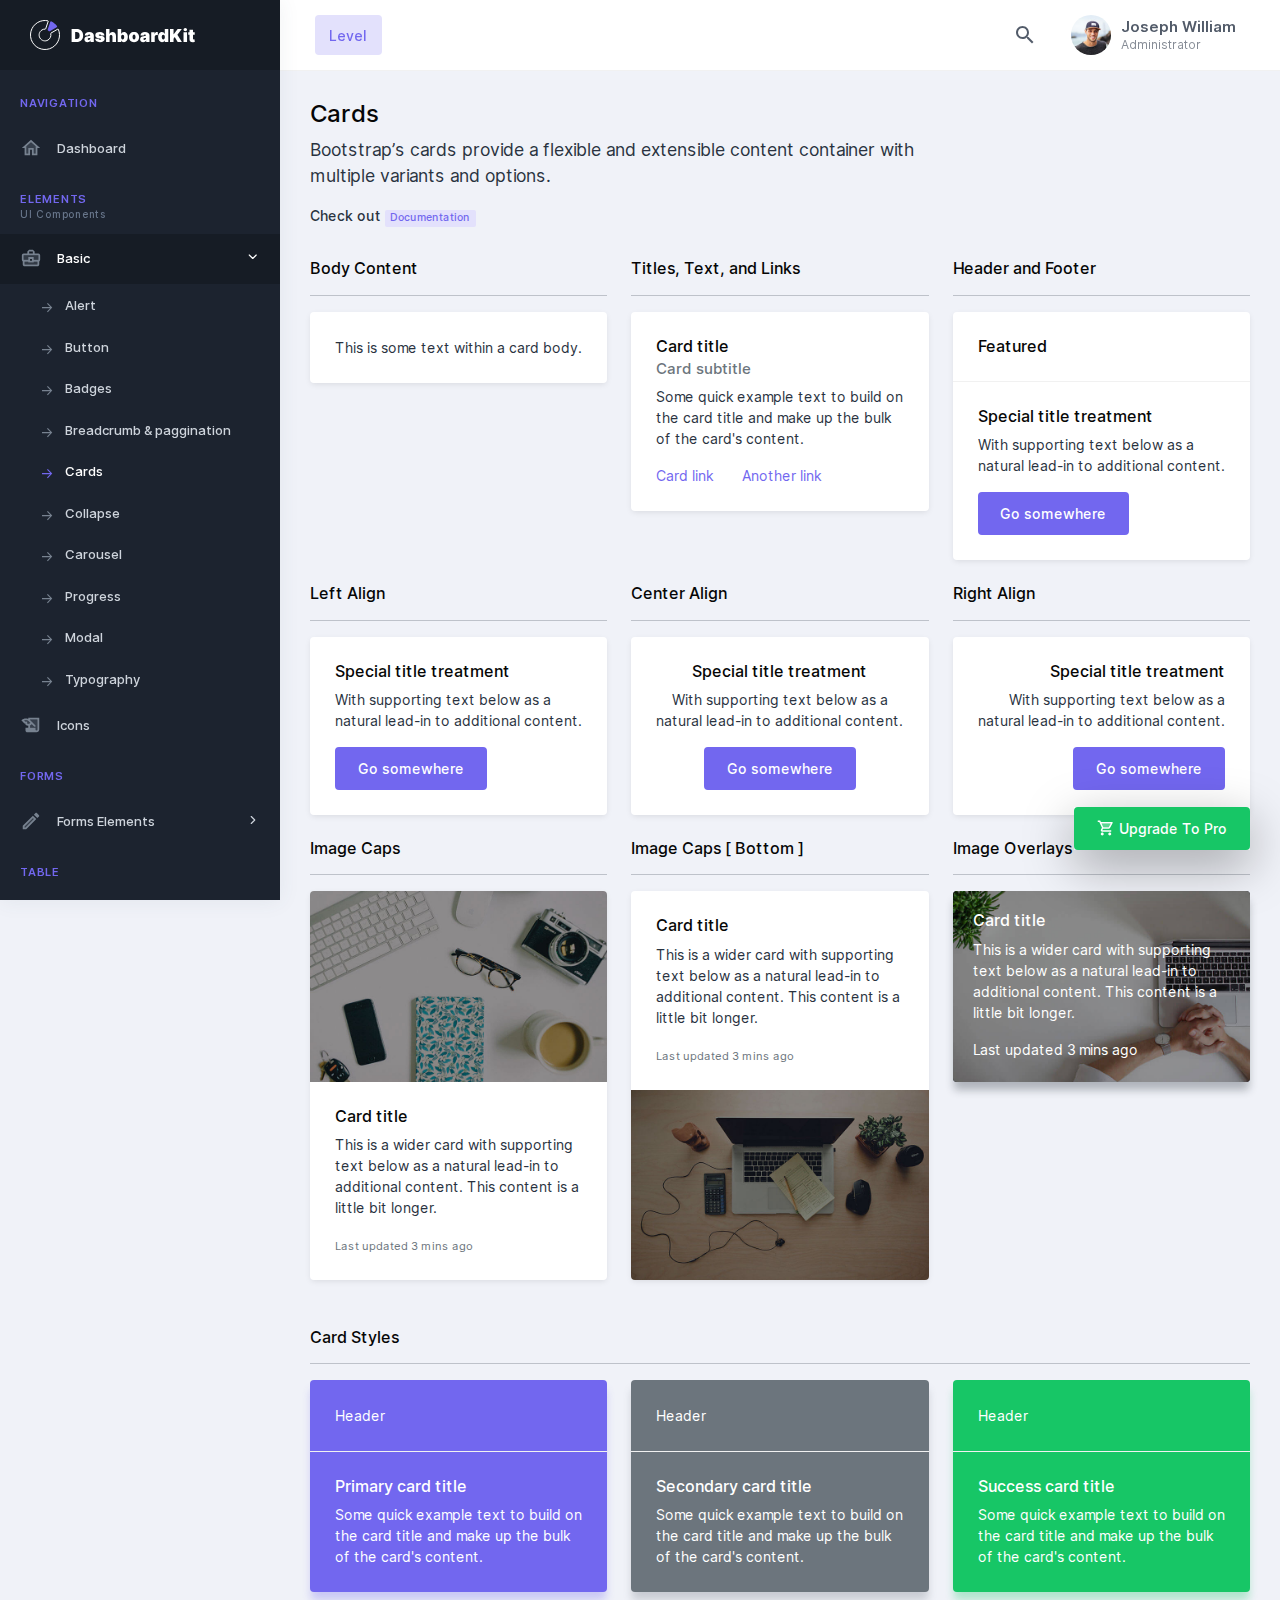
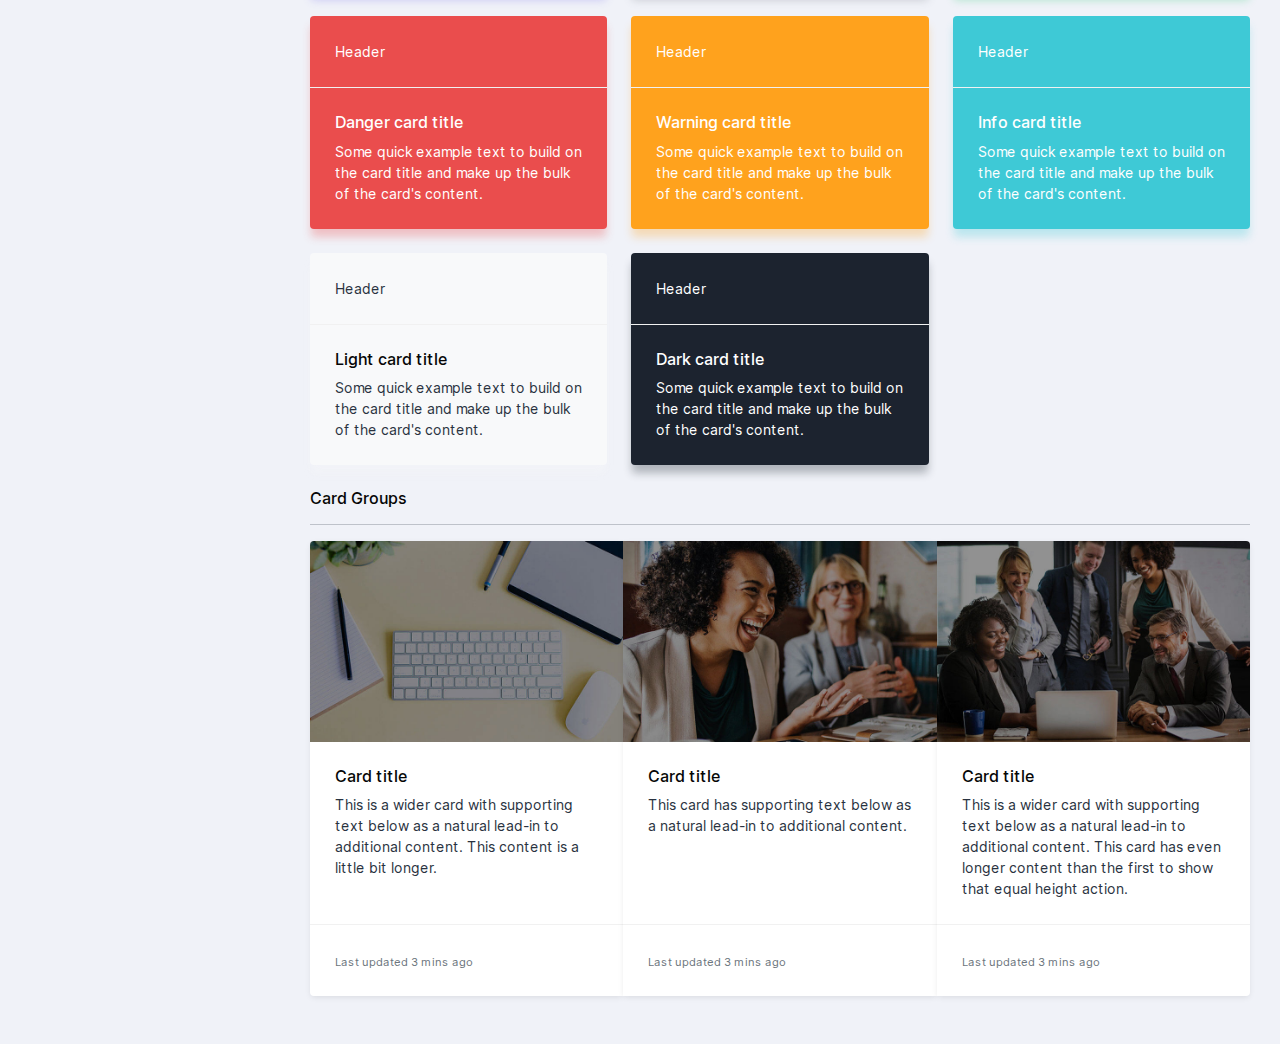
<file: PlantillaProyectos/dist/bc_card.html>
<!DOCTYPE html>
<html lang="en">
<head>
	<title>DashboardKit Bootstrap 5 Admin Template</title>
	<!-- HTML5 Shim and Respond.js IE11 support of HTML5 elements and media queries -->
	<!-- WARNING: Respond.js doesn't work if you view the page via file:// -->
	<!--[if lt IE 11]>
		<script src="https://oss.maxcdn.com/libs/html5shiv/3.7.0/html5shiv.js"></script>
		<script src="https://oss.maxcdn.com/libs/respond.js/1.4.2/respond.min.js"></script>
		<![endif]-->
	<!-- Meta -->
	<meta charset="utf-8">
	<meta name="viewport" content="width=device-width, initial-scale=1.0, user-scalable=0, minimal-ui">
	<meta http-equiv="X-UA-Compatible" content="IE=edge" />
	<meta name="description" content="DashboardKit is made using Bootstrap 5 design framework. Download the free admin template & use it for your project.">
	<meta name="keywords" content="DashboardKit, Dashboard Kit, Dashboard UI Kit, Bootstrap 5, Admin Template, Admin Dashboard, CRM, CMS, Free Bootstrap Admin Template">
	<meta name="author" content="DashboardKit ">


	<!-- Favicon icon -->
	<link rel="icon" href="assets/images/favicon.svg" type="image/x-icon">

	<!-- font css -->
	<link rel="stylesheet" href="assets/fonts/feather.css">
	<link rel="stylesheet" href="assets/fonts/fontawesome.css">
	<link rel="stylesheet" href="assets/fonts/material.css">

	<!-- vendor css -->
	<link rel="stylesheet" href="assets/css/style.css" id="main-style-link">

</head>

<body class="">
	<!-- [ Pre-loader ] start -->
	<div class="loader-bg">
		<div class="loader-track">
			<div class="loader-fill"></div>
		</div>
	</div>
	<!-- [ Pre-loader ] End -->
	<!-- [ Mobile header ] start -->
	<div class="pc-mob-header pc-header">
		<div class="pcm-logo">
			<img src="assets/images/logo.svg" alt="" class="logo logo-lg">
		</div>
		<div class="pcm-toolbar">
			<a href="#!" class="pc-head-link" id="mobile-collapse">
				<div class="hamburger hamburger--arrowturn">
					<div class="hamburger-box">
						<div class="hamburger-inner"></div>
					</div>
				</div>
			</a>
			<a href="#!" class="pc-head-link" id="headerdrp-collapse">
				<i data-feather="align-right"></i>
			</a>
			<a href="#!" class="pc-head-link" id="header-collapse">
				<i data-feather="more-vertical"></i>
			</a>
		</div>
	</div>
	<!-- [ Mobile header ] End -->

	<!-- [ navigation menu ] start -->
	<nav class="pc-sidebar ">
		<div class="navbar-wrapper">
			<div class="m-header">
				<a href="index.html" class="b-brand">
					<!-- ========   change your logo hear   ============ -->
					<img src="assets/images/logo.svg" alt="" class="logo logo-lg">
					<img src="assets/images/logo-sm.svg" alt="" class="logo logo-sm">
				</a>
			</div>
			<div class="navbar-content">
				<ul class="pc-navbar">
					<li class="pc-item pc-caption">
						<label>Navigation</label>
					</li>
					<li class="pc-item">
						<a href="index.html" class="pc-link "><span class="pc-micon"><i class="material-icons-two-tone">home</i></span><span class="pc-mtext">Dashboard</span></a>
					</li>
					<li class="pc-item pc-caption">
						<label>Elements</label>
						<span>UI Components</span>
					</li>
					<li class="pc-item pc-hasmenu">
						<a href="#!" class="pc-link "><span class="pc-micon"><i class="material-icons-two-tone">business_center</i></span><span class="pc-mtext">Basic</span><span class="pc-arrow"><i data-feather="chevron-right"></i></span></a>
						<ul class="pc-submenu">
							<li class="pc-item"><a class="pc-link" href="bc_alert.html">Alert</a></li>
							<li class="pc-item"><a class="pc-link" href="bc_button.html">Button</a></li>
							<li class="pc-item"><a class="pc-link" href="bc_badges.html">Badges</a></li>
							<li class="pc-item"><a class="pc-link" href="bc_breadcrumb-pagination.html">Breadcrumb & paggination</a></li>
							<li class="pc-item"><a class="pc-link" href="bc_card.html">Cards</a></li>
							<li class="pc-item"><a class="pc-link" href="bc_collapse.html">Collapse</a></li>
							<li class="pc-item"><a class="pc-link" href="bc_carousel.html">Carousel</a></li>
							<li class="pc-item"><a class="pc-link" href="bc_progress.html">Progress</a></li>
							<li class="pc-item"><a class="pc-link" href="bc_modal.html">Modal</a></li>

							<li class="pc-item"><a class="pc-link" href="bc_typography.html">Typography</a></li>
						</ul>
					</li>
					<li class="pc-item">
						<a href="icon-feather.html" class="pc-link "><span class="pc-micon"><i class="material-icons-two-tone">history_edu</i></span><span class="pc-mtext">Icons</span></a>
					</li>
					<li class="pc-item pc-caption">
						<label>Forms</label>
					</li>
					<li class="pc-item pc-hasmenu">
						<a href="#!" class="pc-link "><span class="pc-micon"><i class="material-icons-two-tone">edit</i></span><span class="pc-mtext">Forms Elements</span><span class="pc-arrow"><i data-feather="chevron-right"></i></span></a>
						<ul class="pc-submenu">
							<li class="pc-item"><a class="pc-link" href="form_elements.html">Form Basic</a></li>
							<li class="pc-item"><a class="pc-link" href="form2_input_group.html">Input Groups</a></li>
							<li class="pc-item"><a class="pc-link" href="form2_checkbox.html">Checkbox</a></li>
							<li class="pc-item"><a class="pc-link" href="form2_radio.html">Radio</a></li>
						</ul>
					</li>
					<li class="pc-item pc-caption">
						<label>table</label>
					</li>
					<li class="pc-item">
						<a href="tbl_bootstrap.html" class="pc-link "><span class="pc-micon"><i class="material-icons-two-tone">table_rows</i></span><span class="pc-mtext">Bootstrap table</span></a>
					</li>
					<li class="pc-item pc-caption">
						<label>Chart & Maps</label>
						<span>Tones of readymade charts</span>
					</li>
					<li class="pc-item">
						<a href="chart-apex.html" class="pc-link "><span class="pc-micon"><i class="material-icons-two-tone">bubble_chart</i></span><span class="pc-mtext">Chart</span></a>
					</li>
					<li class="pc-item">
						<a href="map-google.html" class="pc-link "><span class="pc-micon"><i class="material-icons-two-tone">my_location</i></span><span class="pc-mtext">Maps</span></a>
					</li>
					<li class="pc-item pc-caption">
						<label>Pages</label>
						<span>Redymade Pages</span>
					</li>
					<li class="pc-item pc-hasmenu">
						<a href="#!" class="pc-link"><span class="pc-micon"><i class="material-icons-two-tone">https</i></span><span class="pc-mtext">Authentication</span><span class="pc-arrow"><i data-feather="chevron-right"></i></span></a>
						<ul class="pc-submenu">
							<li class="pc-item"><a class="pc-link" href="auth-signup.html" target="_blank">Sign up</a></li>
							<li class="pc-item"><a class="pc-link" href="auth-signin.html" target="_blank">Sign in</a></li>
						</ul>
					</li>
					<li class="pc-item pc-caption">
						<label>Other</label>
						<span>Extra more things</span>
					</li>
					<li class="pc-item pc-hasmenu">
						<a href="#!" class="pc-link"><span class="pc-micon"><i class="material-icons-two-tone">list_alt</i></span><span class="pc-mtext">Menu levels</span><span class="pc-arrow"><i data-feather="chevron-right"></i></span></a>
						<ul class="pc-submenu">
							<li class="pc-item"><a class="pc-link" href="#!">Menu Level 2.1</a></li>
							<li class="pc-item pc-hasmenu">
								<a href="#!" class="pc-link">Menu level 2.2<span class="pc-arrow"><i data-feather="chevron-right"></i></span></a>
								<ul class="pc-submenu">
									<li class="pc-item"><a class="pc-link" href="#!">Menu level 3.1</a></li>
									<li class="pc-item"><a class="pc-link" href="#!">Menu level 3.2</a></li>
									<li class="pc-item pc-hasmenu">
										<a href="#!" class="pc-link">Menu level 3.3<span class="pc-arrow"><i data-feather="chevron-right"></i></span></a>
										<ul class="pc-submenu">
											<li class="pc-item"><a class="pc-link" href="#!">Menu level 4.1</a></li>
											<li class="pc-item"><a class="pc-link" href="#!">Menu level 4.2</a></li>
										</ul>
									</li>
								</ul>
							</li>
							<li class="pc-item pc-hasmenu">
								<a href="#!" class="pc-link">Menu level 2.3<span class="pc-arrow"><i data-feather="chevron-right"></i></span></a>
								<ul class="pc-submenu">
									<li class="pc-item"><a class="pc-link" href="#!">Menu level 3.1</a></li>
									<li class="pc-item"><a class="pc-link" href="#!">Menu level 3.2</a></li>
									<li class="pc-item pc-hasmenu">
										<a href="#!" class="pc-link">Menu level 3.3<span class="pc-arrow"><i data-feather="chevron-right"></i></span></a>
										<ul class="pc-submenu">
											<li class="pc-item"><a class="pc-link" href="#!">Menu level 4.1</a></li>
											<li class="pc-item"><a class="pc-link" href="#!">Menu level 4.2</a></li>
										</ul>
									</li>
								</ul>
							</li>
						</ul>
					</li>
					<li class="pc-item"><a href="sample-page.html" class="pc-link "><span class="pc-micon"><i class="material-icons-two-tone">storefront</i></span><span class="pc-mtext">Sample page</span></a></li>

				</ul>
			</div>
		</div>
	</nav>
	<!-- [ navigation menu ] end -->
	<!-- [ Header ] start -->
	<header class="pc-header ">
		<div class="header-wrapper">
			<div class="mr-auto pc-mob-drp">
				<ul class="list-unstyled">
					<li class="dropdown pc-h-item">
						<a class="pc-head-link active dropdown-toggle arrow-none mr-0" data-toggle="dropdown" href="#" role="button" aria-haspopup="false" aria-expanded="false">
							Level
						</a>
						<div class="dropdown-menu pc-h-dropdown">
							<a href="#!" class="dropdown-item">
								<i class="material-icons-two-tone">account_circle</i>
								<span>My Account</span>
							</a>
							<div class="pc-level-menu">
								<a href="#!" class="dropdown-item">
									<i class="material-icons-two-tone">list_alt</i>
									<span class="float-right"><i data-feather="chevron-right" class="mr-0"></i></span>
									<span>Level2.1</span>
								</a>
								<div class="dropdown-menu pc-h-dropdown">
									<a href="#!" class="dropdown-item">
										<i class="fas fa-circle"></i>
										<span>My Account</span>
									</a>
									<a href="#!" class="dropdown-item">
										<i class="fas fa-circle"></i>
										<span>Settings</span>
									</a>
									<a href="#!" class="dropdown-item">
										<i class="fas fa-circle"></i>
										<span>Support</span>
									</a>
									<a href="#!" class="dropdown-item">
										<i class="fas fa-circle"></i>
										<span>Lock Screen</span>
									</a>
									<a href="#!" class="dropdown-item">
										<i class="fas fa-circle"></i>
										<span>Logout</span>
									</a>
								</div>
							</div>
							<a href="#!" class="dropdown-item">
								<i class="material-icons-two-tone">settings</i>
								<span>Settings</span>
							</a>
							<a href="#!" class="dropdown-item">
								<i class="material-icons-two-tone">support</i>
								<span>Support</span>
							</a>
							<a href="#!" class="dropdown-item">
								<i class="material-icons-two-tone">https</i>
								<span>Lock Screen</span>
							</a>
							<a href="#!" class="dropdown-item">
								<i class="material-icons-two-tone">chrome_reader_mode</i>
								<span>Logout</span>
							</a>
						</div>
					</li>
				</ul>
			</div>
			<div class="ml-auto">
				<ul class="list-unstyled">
					<li class="dropdown pc-h-item">
						<a class="pc-head-link dropdown-toggle arrow-none mr-0" data-toggle="dropdown" href="#" role="button" aria-haspopup="false" aria-expanded="false">
							<i class="material-icons-two-tone">search</i>
						</a>
						<div class="dropdown-menu dropdown-menu-right pc-h-dropdown drp-search">
							<form class="px-3">
								<div class="form-group mb-0 d-flex align-items-center">
									<i data-feather="search"></i>
									<input type="search" class="form-control border-0 shadow-none" placeholder="Search here. . .">
								</div>
							</form>
						</div>
					</li>
					<li class="dropdown pc-h-item">
						<a class="pc-head-link dropdown-toggle arrow-none mr-0" data-toggle="dropdown" href="#" role="button" aria-haspopup="false" aria-expanded="false">
							<img src="assets/images/user/avatar-2.jpg" alt="user-image" class="user-avtar">
							<span>
								<span class="user-name">Joseph William</span>
								<span class="user-desc">Administrator</span>
							</span>
						</a>
						<div class="dropdown-menu dropdown-menu-right pc-h-dropdown">
							<div class=" dropdown-header">
								<h5 class="text-overflow m-0"><span class="badge bg-light-primary"><a href="https://gumroad.com/dashboardkit" target="_blank">Upgrade to Pro</a></span></h5>
							</div>
				
							<a href="auth-signin.html" class="dropdown-item">
								<i class="material-icons-two-tone">chrome_reader_mode</i>
								<span>Logout</span>
							</a>
						</div>
					</li>
				</ul>
			</div>

		</div>
	</header>
	<!-- [ Header ] end -->

<!-- [ Main Content ] start -->
<div class="pc-container">
	<div class="pcoded-content">
		<!-- [ Main Content ] start -->
		<div class="row mb-3">
				<div class="col-md-8">
					<h3>Cards</h3>
					<p class="lead">Bootstrap’s cards provide a flexible and extensible content container with multiple variants and options.</p>
					<p class="f-w-500">Check out <a href="http://html.phoenixcoded.net/nextro-new/docs/index-bc-package.html#page-card" target="_blank" class="badge bg-light-primary">Documentation</a></p>
				</div>
		</div>
		<div class="row">
			<!-- [ card ] start -->
			<div class="col-md-6 col-xl-4">
				<h5>Body Content</h5>
				<hr>
				<div class="card">
					<div class="card-body">
						This is some text within a card body.
					</div>
				</div>
			</div>
			<div class="col-md-6 col-xl-4">
				<h5>Titles, Text, and Links</h5>
				<hr>
				<div class="card">
					<div class="card-body">
						<h5 class="card-title">Card title</h5>
						<h6 class="card-subtitle mb-2 text-muted">Card subtitle</h6>
						<p class="card-text">Some quick example text to build on the card title and make up the bulk of the card's content.</p>
						<a href="#!" class="card-link">Card link</a>
						<a href="#!" class="card-link">Another link</a>
					</div>
				</div>
			</div>
			<div class="col-md-6 col-xl-4">
				<h5>Header and Footer</h5>
				<hr>
				<div class="card">
					<h5 class="card-header">Featured</h5>
					<div class="card-body">
						<h5 class="card-title">Special title treatment</h5>
						<p class="card-text">With supporting text below as a natural lead-in to additional content.</p>
						<a href="#!" class="btn  btn-primary">Go somewhere</a>
					</div>
				</div>
			</div>
			<div class="col-xl-12">
				<div class="row">
					<div class="col-sm-12 col-md-4">
						<h5>Left Align</h5>
						<hr>
						<div class="card text-left">
							<div class="card-body">
								<h5 class="card-title">Special title treatment</h5>
								<p class="card-text">With supporting text below as a natural lead-in to additional content.</p>
								<a href="#!" class="btn  btn-primary">Go somewhere</a>
							</div>
						</div>
					</div>
					<div class="col-sm-12 col-md-4">
						<h5>Center Align</h5>
						<hr>
						<div class="card text-center">
							<div class="card-body">
								<h5 class="card-title">Special title treatment</h5>
								<p class="card-text">With supporting text below as a natural lead-in to additional content.</p>
								<a href="#!" class="btn  btn-primary">Go somewhere</a>
							</div>
						</div>
					</div>
					<div class="col-sm-12 col-md-4">
						<h5>Right Align</h5>
						<hr>
						<div class="card text-right">
							<div class="card-body">
								<h5 class="card-title">Special title treatment</h5>
								<p class="card-text">With supporting text below as a natural lead-in to additional content.</p>
								<a href="#!" class="btn  btn-primary">Go somewhere</a>
							</div>
						</div>
					</div>
				</div>
			</div>
			<div class="col-md-6 col-xl-4">
				<h5>Image Caps</h5>
				<hr>
				<div class="card mb-3">
					<img class="img-fluid card-img-top" src="assets/images/slider/img-slide-3.jpg" alt="Card image cap">
					<div class="card-body">
						<h5 class="card-title">Card title</h5>
						<p class="card-text">This is a wider card with supporting text below as a natural lead-in to additional content. This content is a little bit longer.</p>
						<p class="card-text"><small class="text-muted">Last updated 3 mins ago</small></p>
					</div>
				</div>
			</div>
			<div class="col-md-6 col-xl-4">
				<h5>Image Caps [ Bottom ]</h5>
				<hr>
				<div class="card">
					<div class="card-body">
						<h5 class="card-title">Card title</h5>
						<p class="card-text">This is a wider card with supporting text below as a natural lead-in to additional content. This content is a little bit longer.</p>
						<p class="card-text"><small class="text-muted">Last updated 3 mins ago</small></p>
					</div>
					<img class="img-fluid card-img-bottom" src="assets/images/slider/img-slide-6.jpg" alt="Card image cap">
				</div>
			</div>
			<div class="col-md-6 col-xl-4">
				<h5>Image Overlays</h5>
				<hr>
				<div class="card bg-dark">
					<img class="img-fluid card-img" src="assets/images/slider/img-slide-7.jpg" alt="Card image">
					<div class="card-img-overlay">
						<h5 class="card-title text-white">Card title</h5>
						<p class="card-text text-white">This is a wider card with supporting text below as a natural lead-in to additional content. This content is a little bit longer.</p>
						<p class="card-text text-white">Last updated 3 mins ago</p>
					</div>
				</div>
			</div>
			<div class="col-xl-12">
				<h5 class="mt-4">Card Styles</h5>
				<hr>
				<div class="row">
					<div class="col-sm-4">
						<div class="card text-white bg-primary ">
							<div class="card-header">Header</div>
							<div class="card-body">
								<h5 class="card-title text-white">Primary card title</h5>
								<p class="card-text">Some quick example text to build on the card title and make up the bulk of the card's content.</p>
							</div>
						</div>
					</div>
					<div class="col-sm-4">
						<div class="card text-white bg-secondary ">
							<div class="card-header">Header</div>
							<div class="card-body">
								<h5 class="card-title text-white">Secondary card title</h5>
								<p class="card-text">Some quick example text to build on the card title and make up the bulk of the card's content.</p>
							</div>
						</div>
					</div>
					<div class="col-sm-4">
						<div class="card text-white bg-success ">
							<div class="card-header">Header</div>
							<div class="card-body">
								<h5 class="card-title text-white">Success card title</h5>
								<p class="card-text">Some quick example text to build on the card title and make up the bulk of the card's content.</p>
							</div>
						</div>
					</div>
					<div class="col-sm-4">
						<div class="card text-white bg-danger ">
							<div class="card-header">Header</div>
							<div class="card-body">
								<h5 class="card-title text-white">Danger card title</h5>
								<p class="card-text">Some quick example text to build on the card title and make up the bulk of the card's content.</p>
							</div>
						</div>
					</div>
					<div class="col-sm-4">
						<div class="card text-white bg-warning ">
							<div class="card-header">Header</div>
							<div class="card-body">
								<h5 class="card-title text-white">Warning card title</h5>
								<p class="card-text">Some quick example text to build on the card title and make up the bulk of the card's content.</p>
							</div>
						</div>
					</div>
					<div class="col-sm-4">
						<div class="card text-white bg-info ">
							<div class="card-header">Header</div>
							<div class="card-body">
								<h5 class="card-title text-white">Info card title</h5>
								<p class="card-text">Some quick example text to build on the card title and make up the bulk of the card's content.</p>
							</div>
						</div>
					</div>
					<div class="col-sm-4">
						<div class="card bg-light">
							<div class="card-header">Header</div>
							<div class="card-body">
								<h5 class="card-title">Light card title</h5>
								<p class="card-text">Some quick example text to build on the card title and make up the bulk of the card's content.</p>
							</div>
						</div>
					</div>
					<div class="col-sm-4">
						<div class="card text-white bg-dark ">
							<div class="card-header">Header</div>
							<div class="card-body">
								<h5 class="card-title text-white">Dark card title</h5>
								<p class="card-text">Some quick example text to build on the card title and make up the bulk of the card's content.</p>
							</div>
						</div>
					</div>
				</div>
			</div>
			<div class="col-xl-12 mb-5">
				<h5>Card Groups</h5>
				<hr>
				<div class="card-group">
					<div class="card">
						<img class="img-fluid card-img-top" src="assets/images/slider/img-slide-4.jpg" alt="Card image cap">
						<div class="card-body">
							<h5 class="card-title">Card title</h5>
							<p class="card-text">This is a wider card with supporting text below as a natural lead-in to additional content. This content is a little bit longer.</p>
						</div>
						<div class="card-footer">
							<small class="text-muted">Last updated 3 mins ago</small>
						</div>
					</div>
					<div class="card">
						<img class="img-fluid card-img-top" src="assets/images/slider/img-slide-2.jpg" alt="Card image cap">
						<div class="card-body">
							<h5 class="card-title">Card title</h5>
							<p class="card-text">This card has supporting text below as a natural lead-in to additional content.</p>
						</div>
						<div class="card-footer">
							<small class="text-muted">Last updated 3 mins ago</small>
						</div>
					</div>
					<div class="card">
						<img class="img-fluid card-img-top" src="assets/images/slider/img-slide-1.jpg" alt="Card image cap">
						<div class="card-body">
							<h5 class="card-title">Card title</h5>
							<p class="card-text">This is a wider card with supporting text below as a natural lead-in to additional content. This card has even longer content than the first to show that equal height action.</p>
						</div>
						<div class="card-footer">
							<small class="text-muted">Last updated 3 mins ago</small>
						</div>
					</div>
				</div>
			</div>
			<!-- [ card ] end -->
		</div>
		<!-- [ Main Content ] end -->
	</div>
</div>
<!-- [ Main Content ] end -->
    <!-- Warning Section start -->
    <!-- Older IE warning message -->
    <!--[if lt IE 11]>
        <div class="ie-warning">
            <h1>Warning!!</h1>
            <p>You are using an outdated version of Internet Explorer, please upgrade
               <br/>to any of the following web browsers to access this website.
            </p>
            <div class="iew-container">
                <ul class="iew-download">
                    <li>
                        <a href="http://www.google.com/chrome/">
                            <img src="assets/images/browser/chrome.png" alt="Chrome">
                            <div>Chrome</div>
                        </a>
                    </li>
                    <li>
                        <a href="https://www.mozilla.org/en-US/firefox/new/">
                            <img src="assets/images/browser/firefox.png" alt="Firefox">
                            <div>Firefox</div>
                        </a>
                    </li>
                    <li>
                        <a href="http://www.opera.com">
                            <img src="assets/images/browser/opera.png" alt="Opera">
                            <div>Opera</div>
                        </a>
                    </li>
                    <li>
                        <a href="https://www.apple.com/safari/">
                            <img src="assets/images/browser/safari.png" alt="Safari">
                            <div>Safari</div>
                        </a>
                    </li>
                    <li>
                        <a href="http://windows.microsoft.com/en-us/internet-explorer/download-ie">
                            <img src="assets/images/browser/ie.png" alt="">
                            <div>IE (11 & above)</div>
                        </a>
                    </li>
                </ul>
            </div>
            <p>Sorry for the inconvenience!</p>
        </div>
    <![endif]-->
    <!-- Warning Section Ends -->
    <!-- Required Js -->
    <script src="assets/js/vendor-all.min.js"></script>
    <script src="assets/js/plugins/bootstrap.min.js"></script>
    <script src="assets/js/plugins/feather.min.js"></script>
    <script src="assets/js/pcoded.min.js"></script>
    <!-- <script src="https://cdnjs.cloudflare.com/ajax/libs/highlight.js/9.12.0/highlight.min.js"></script> -->
    <!-- <script src="assets/js/plugins/clipboard.min.js"></script> -->
    <!-- <script src="assets/js/uikit.min.js"></script> -->

<script>
    $("body").append('<div class="fixed-button active"><a href="https://gumroad.com/dashboardkit" target="_blank" class="btn btn-md btn-success"><i class="material-icons-two-tone text-white">shopping_cart</i> Upgrade To Pro</a> </div>');
</script>

</body>
</html>
</file>
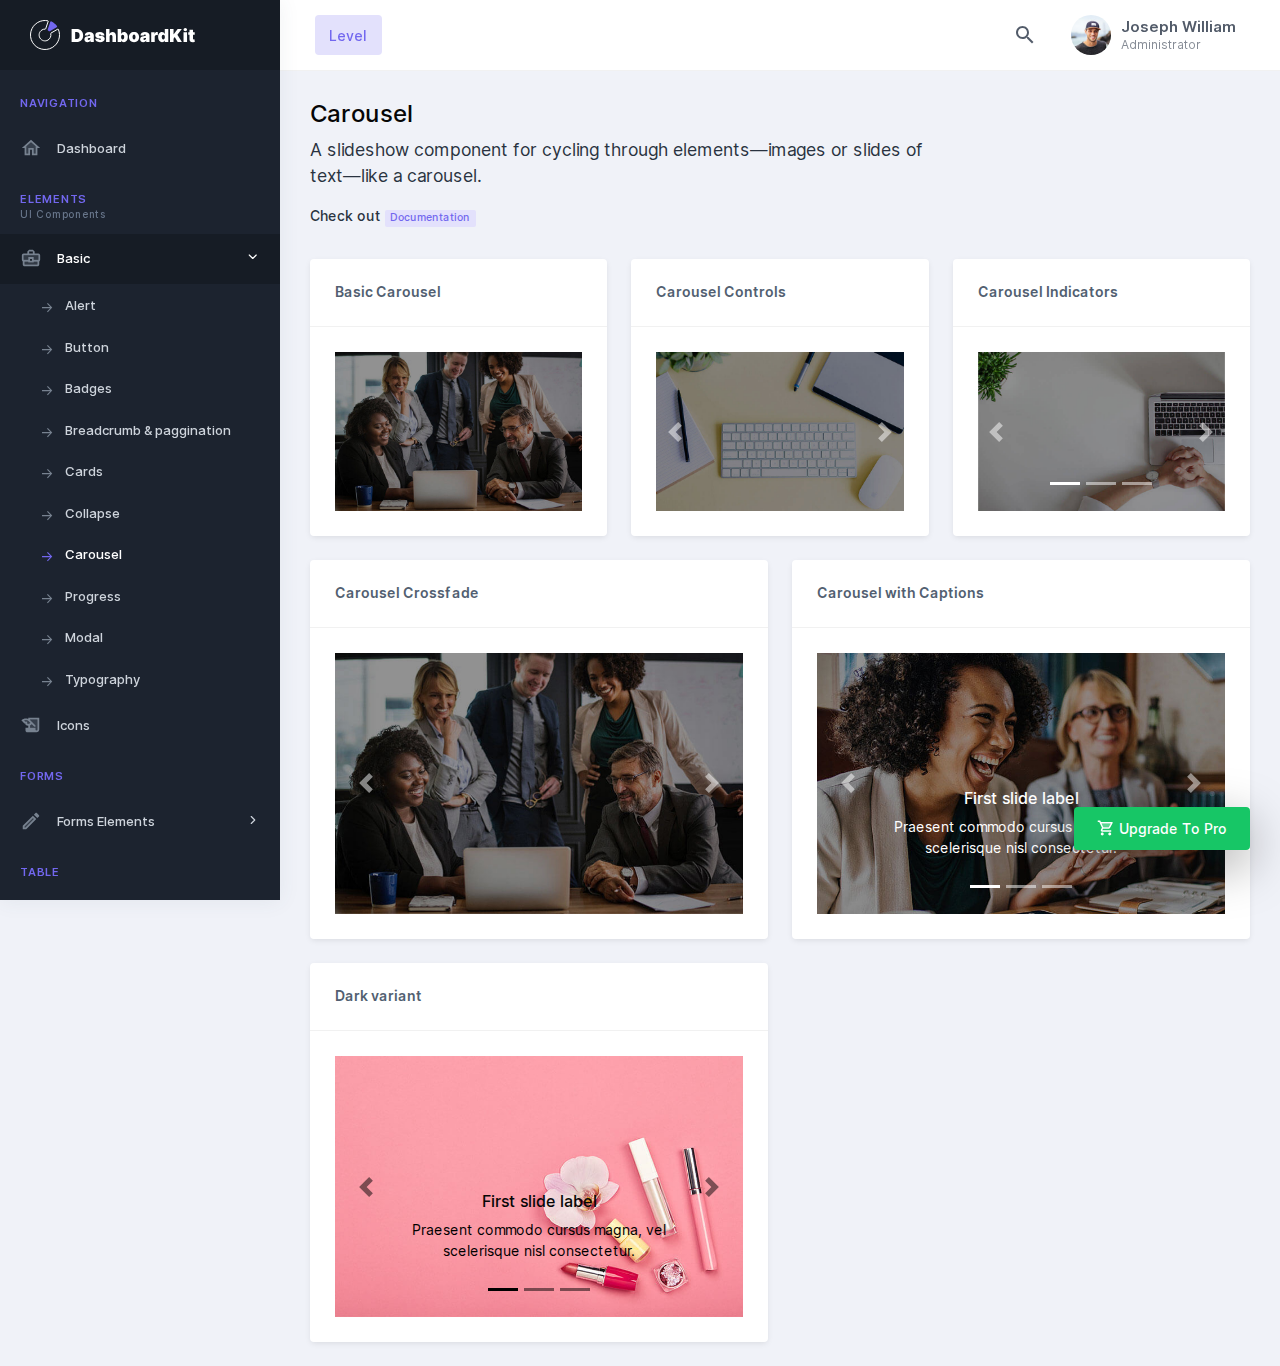
<file: PlantillaProyectos/dist/bc_carousel.html>
<!DOCTYPE html>
<html lang="en">

<head>
	<title>DashboardKit Bootstrap 5 Admin Template</title>
	<!-- HTML5 Shim and Respond.js IE11 support of HTML5 elements and media queries -->
	<!-- WARNING: Respond.js doesn't work if you view the page via file:// -->
	<!--[if lt IE 11]>
		<script src="https://oss.maxcdn.com/libs/html5shiv/3.7.0/html5shiv.js"></script>
		<script src="https://oss.maxcdn.com/libs/respond.js/1.4.2/respond.min.js"></script>
		<![endif]-->
	<!-- Meta -->
	<meta charset="utf-8">
	<meta name="viewport" content="width=device-width, initial-scale=1.0, user-scalable=0, minimal-ui">
	<meta http-equiv="X-UA-Compatible" content="IE=edge" />
	<meta name="description" content="DashboardKit is made using Bootstrap 5 design framework. Download the free admin template & use it for your project.">
	<meta name="keywords" content="DashboardKit, Dashboard Kit, Dashboard UI Kit, Bootstrap 5, Admin Template, Admin Dashboard, CRM, CMS, Free Bootstrap Admin Template">
	<meta name="author" content="DashboardKit ">


	<!-- Favicon icon -->
	<link rel="icon" href="assets/images/favicon.svg" type="image/x-icon">

	<!-- font css -->
	<link rel="stylesheet" href="assets/fonts/feather.css">
	<link rel="stylesheet" href="assets/fonts/fontawesome.css">
	<link rel="stylesheet" href="assets/fonts/material.css">

	<!-- vendor css -->
	<link rel="stylesheet" href="assets/css/style.css" id="main-style-link">

</head>

<body class="">
	<!-- [ Pre-loader ] start -->
	<div class="loader-bg">
		<div class="loader-track">
			<div class="loader-fill"></div>
		</div>
	</div>
	<!-- [ Pre-loader ] End -->
	<!-- [ Mobile header ] start -->
	<div class="pc-mob-header pc-header">
		<div class="pcm-logo">
			<img src="assets/images/logo.svg" alt="" class="logo logo-lg">
		</div>
		<div class="pcm-toolbar">
			<a href="#!" class="pc-head-link" id="mobile-collapse">
				<div class="hamburger hamburger--arrowturn">
					<div class="hamburger-box">
						<div class="hamburger-inner"></div>
					</div>
				</div>
			</a>
			<a href="#!" class="pc-head-link" id="headerdrp-collapse">
				<i data-feather="align-right"></i>
			</a>
			<a href="#!" class="pc-head-link" id="header-collapse">
				<i data-feather="more-vertical"></i>
			</a>
		</div>
	</div>
	<!-- [ Mobile header ] End -->

	<!-- [ navigation menu ] start -->
	<nav class="pc-sidebar ">
		<div class="navbar-wrapper">
			<div class="m-header">
				<a href="index.html" class="b-brand">
					<!-- ========   change your logo hear   ============ -->
					<img src="assets/images/logo.svg" alt="" class="logo logo-lg">
					<img src="assets/images/logo-sm.svg" alt="" class="logo logo-sm">
				</a>
			</div>
			<div class="navbar-content">
				<ul class="pc-navbar">
					<li class="pc-item pc-caption">
						<label>Navigation</label>
					</li>
					<li class="pc-item">
						<a href="index.html" class="pc-link "><span class="pc-micon"><i class="material-icons-two-tone">home</i></span><span class="pc-mtext">Dashboard</span></a>
					</li>
					<li class="pc-item pc-caption">
						<label>Elements</label>
						<span>UI Components</span>
					</li>
					<li class="pc-item pc-hasmenu">
						<a href="#!" class="pc-link "><span class="pc-micon"><i class="material-icons-two-tone">business_center</i></span><span class="pc-mtext">Basic</span><span class="pc-arrow"><i data-feather="chevron-right"></i></span></a>
						<ul class="pc-submenu">
							<li class="pc-item"><a class="pc-link" href="bc_alert.html">Alert</a></li>
							<li class="pc-item"><a class="pc-link" href="bc_button.html">Button</a></li>
							<li class="pc-item"><a class="pc-link" href="bc_badges.html">Badges</a></li>
							<li class="pc-item"><a class="pc-link" href="bc_breadcrumb-pagination.html">Breadcrumb & paggination</a></li>
							<li class="pc-item"><a class="pc-link" href="bc_card.html">Cards</a></li>
							<li class="pc-item"><a class="pc-link" href="bc_collapse.html">Collapse</a></li>
							<li class="pc-item"><a class="pc-link" href="bc_carousel.html">Carousel</a></li>
							<li class="pc-item"><a class="pc-link" href="bc_progress.html">Progress</a></li>
							<li class="pc-item"><a class="pc-link" href="bc_modal.html">Modal</a></li>

							<li class="pc-item"><a class="pc-link" href="bc_typography.html">Typography</a></li>
						</ul>
					</li>
					<li class="pc-item">
						<a href="icon-feather.html" class="pc-link "><span class="pc-micon"><i class="material-icons-two-tone">history_edu</i></span><span class="pc-mtext">Icons</span></a>
					</li>
					<li class="pc-item pc-caption">
						<label>Forms</label>
					</li>
					<li class="pc-item pc-hasmenu">
						<a href="#!" class="pc-link "><span class="pc-micon"><i class="material-icons-two-tone">edit</i></span><span class="pc-mtext">Forms Elements</span><span class="pc-arrow"><i data-feather="chevron-right"></i></span></a>
						<ul class="pc-submenu">
							<li class="pc-item"><a class="pc-link" href="form_elements.html">Form Basic</a></li>
							<li class="pc-item"><a class="pc-link" href="form2_input_group.html">Input Groups</a></li>
							<li class="pc-item"><a class="pc-link" href="form2_checkbox.html">Checkbox</a></li>
							<li class="pc-item"><a class="pc-link" href="form2_radio.html">Radio</a></li>
						</ul>
					</li>
					<li class="pc-item pc-caption">
						<label>table</label>
					</li>
					<li class="pc-item">
						<a href="tbl_bootstrap.html" class="pc-link "><span class="pc-micon"><i class="material-icons-two-tone">table_rows</i></span><span class="pc-mtext">Bootstrap table</span></a>
					</li>
					<li class="pc-item pc-caption">
						<label>Chart & Maps</label>
						<span>Tones of readymade charts</span>
					</li>
					<li class="pc-item">
						<a href="chart-apex.html" class="pc-link "><span class="pc-micon"><i class="material-icons-two-tone">bubble_chart</i></span><span class="pc-mtext">Chart</span></a>
					</li>
					<li class="pc-item">
						<a href="map-google.html" class="pc-link "><span class="pc-micon"><i class="material-icons-two-tone">my_location</i></span><span class="pc-mtext">Maps</span></a>
					</li>
					<li class="pc-item pc-caption">
						<label>Pages</label>
						<span>Redymade Pages</span>
					</li>
					<li class="pc-item pc-hasmenu">
						<a href="#!" class="pc-link"><span class="pc-micon"><i class="material-icons-two-tone">https</i></span><span class="pc-mtext">Authentication</span><span class="pc-arrow"><i data-feather="chevron-right"></i></span></a>
						<ul class="pc-submenu">
							<li class="pc-item"><a class="pc-link" href="auth-signup.html" target="_blank">Sign up</a></li>
							<li class="pc-item"><a class="pc-link" href="auth-signin.html" target="_blank">Sign in</a></li>
						</ul>
					</li>
					<li class="pc-item pc-caption">
						<label>Other</label>
						<span>Extra more things</span>
					</li>
					<li class="pc-item pc-hasmenu">
						<a href="#!" class="pc-link"><span class="pc-micon"><i class="material-icons-two-tone">list_alt</i></span><span class="pc-mtext">Menu levels</span><span class="pc-arrow"><i data-feather="chevron-right"></i></span></a>
						<ul class="pc-submenu">
							<li class="pc-item"><a class="pc-link" href="#!">Menu Level 2.1</a></li>
							<li class="pc-item pc-hasmenu">
								<a href="#!" class="pc-link">Menu level 2.2<span class="pc-arrow"><i data-feather="chevron-right"></i></span></a>
								<ul class="pc-submenu">
									<li class="pc-item"><a class="pc-link" href="#!">Menu level 3.1</a></li>
									<li class="pc-item"><a class="pc-link" href="#!">Menu level 3.2</a></li>
									<li class="pc-item pc-hasmenu">
										<a href="#!" class="pc-link">Menu level 3.3<span class="pc-arrow"><i data-feather="chevron-right"></i></span></a>
										<ul class="pc-submenu">
											<li class="pc-item"><a class="pc-link" href="#!">Menu level 4.1</a></li>
											<li class="pc-item"><a class="pc-link" href="#!">Menu level 4.2</a></li>
										</ul>
									</li>
								</ul>
							</li>
							<li class="pc-item pc-hasmenu">
								<a href="#!" class="pc-link">Menu level 2.3<span class="pc-arrow"><i data-feather="chevron-right"></i></span></a>
								<ul class="pc-submenu">
									<li class="pc-item"><a class="pc-link" href="#!">Menu level 3.1</a></li>
									<li class="pc-item"><a class="pc-link" href="#!">Menu level 3.2</a></li>
									<li class="pc-item pc-hasmenu">
										<a href="#!" class="pc-link">Menu level 3.3<span class="pc-arrow"><i data-feather="chevron-right"></i></span></a>
										<ul class="pc-submenu">
											<li class="pc-item"><a class="pc-link" href="#!">Menu level 4.1</a></li>
											<li class="pc-item"><a class="pc-link" href="#!">Menu level 4.2</a></li>
										</ul>
									</li>
								</ul>
							</li>
						</ul>
					</li>
					<li class="pc-item"><a href="sample-page.html" class="pc-link "><span class="pc-micon"><i class="material-icons-two-tone">storefront</i></span><span class="pc-mtext">Sample page</span></a></li>

				</ul>
			</div>
		</div>
	</nav>
	<!-- [ navigation menu ] end -->
	<!-- [ Header ] start -->
	<header class="pc-header ">
		<div class="header-wrapper">
			<div class="mr-auto pc-mob-drp">
				<ul class="list-unstyled">
					<li class="dropdown pc-h-item">
						<a class="pc-head-link active dropdown-toggle arrow-none mr-0" data-toggle="dropdown" href="#" role="button" aria-haspopup="false" aria-expanded="false">
							Level
						</a>
						<div class="dropdown-menu pc-h-dropdown">
							<a href="#!" class="dropdown-item">
								<i class="material-icons-two-tone">account_circle</i>
								<span>My Account</span>
							</a>
							<div class="pc-level-menu">
								<a href="#!" class="dropdown-item">
									<i class="material-icons-two-tone">list_alt</i>
									<span class="float-right"><i data-feather="chevron-right" class="mr-0"></i></span>
									<span>Level2.1</span>
								</a>
								<div class="dropdown-menu pc-h-dropdown">
									<a href="#!" class="dropdown-item">
										<i class="fas fa-circle"></i>
										<span>My Account</span>
									</a>
									<a href="#!" class="dropdown-item">
										<i class="fas fa-circle"></i>
										<span>Settings</span>
									</a>
									<a href="#!" class="dropdown-item">
										<i class="fas fa-circle"></i>
										<span>Support</span>
									</a>
									<a href="#!" class="dropdown-item">
										<i class="fas fa-circle"></i>
										<span>Lock Screen</span>
									</a>
									<a href="#!" class="dropdown-item">
										<i class="fas fa-circle"></i>
										<span>Logout</span>
									</a>
								</div>
							</div>
							<a href="#!" class="dropdown-item">
								<i class="material-icons-two-tone">settings</i>
								<span>Settings</span>
							</a>
							<a href="#!" class="dropdown-item">
								<i class="material-icons-two-tone">support</i>
								<span>Support</span>
							</a>
							<a href="#!" class="dropdown-item">
								<i class="material-icons-two-tone">https</i>
								<span>Lock Screen</span>
							</a>
							<a href="#!" class="dropdown-item">
								<i class="material-icons-two-tone">chrome_reader_mode</i>
								<span>Logout</span>
							</a>
						</div>
					</li>
				</ul>
			</div>
			<div class="ml-auto">
				<ul class="list-unstyled">
					<li class="dropdown pc-h-item">
						<a class="pc-head-link dropdown-toggle arrow-none mr-0" data-toggle="dropdown" href="#" role="button" aria-haspopup="false" aria-expanded="false">
							<i class="material-icons-two-tone">search</i>
						</a>
						<div class="dropdown-menu dropdown-menu-right pc-h-dropdown drp-search">
							<form class="px-3">
								<div class="form-group mb-0 d-flex align-items-center">
									<i data-feather="search"></i>
									<input type="search" class="form-control border-0 shadow-none" placeholder="Search here. . .">
								</div>
							</form>
						</div>
					</li>
					<li class="dropdown pc-h-item">
						<a class="pc-head-link dropdown-toggle arrow-none mr-0" data-toggle="dropdown" href="#" role="button" aria-haspopup="false" aria-expanded="false">
							<img src="assets/images/user/avatar-2.jpg" alt="user-image" class="user-avtar">
							<span>
								<span class="user-name">Joseph William</span>
								<span class="user-desc">Administrator</span>
							</span>
						</a>
						<div class="dropdown-menu dropdown-menu-right pc-h-dropdown">
							<div class=" dropdown-header">
								<h5 class="text-overflow m-0"><span class="badge bg-light-primary"><a href="https://gumroad.com/dashboardkit" target="_blank">Upgrade to Pro</a></span></h5>
							</div>
				
							<a href="auth-signin.html" class="dropdown-item">
								<i class="material-icons-two-tone">chrome_reader_mode</i>
								<span>Logout</span>
							</a>
						</div>
					</li>
				</ul>
			</div>

		</div>
	</header>
	<!-- [ Header ] end -->

<!-- [ Main Content ] start -->
<div class="pc-container">
	<div class="pcoded-content">
		<!-- [ Main Content ] start -->
		<div class="row mb-3">
			<div class="col-md-8">
				<h3>Carousel</h3>
				<p class="lead">A slideshow component for cycling through elements—images or slides of text—like a carousel.</p>
				<p class="f-w-500">Check out <a href="http://html.phoenixcoded.net/nextro-new/docs/index-bc-package.html#page-carousel" target="_blank" class="badge bg-light-primary">Documentation</a></p>
			</div>
		</div>
		<div class="row">
			<!-- [ basic-carousel ] start -->
			<div class="col-sm-4">
				<div class="card">
					<div class="card-header">
						<h5>Basic Carousel</h5>
					</div>
					<div class="card-body">
						<div id="carouselExampleSlidesOnly" class="carousel slide" data-ride="carousel">
							<div class="carousel-inner">
								<div class="carousel-item active">
									<img class="img-fluid d-block w-100" src="assets/images/slider/img-slide-1.jpg" alt="First slide">
								</div>
								<div class="carousel-item">
									<img class="img-fluid d-block w-100" src="assets/images/slider/img-slide-2.jpg" alt="Second slide">
								</div>
								<div class="carousel-item">
									<img class="img-fluid d-block w-100" src="assets/images/slider/img-slide-3.jpg" alt="Third slide">
								</div>
							</div>
						</div>
					</div>
				</div>
			</div>
			<!-- [ basic-carousel ] end -->
			<!-- [ carousel-control ] start -->
			<div class="col-sm-4">
				<div class="card">
					<div class="card-header">
						<h5>Carousel Controls</h5>
					</div>
					<div class="card-body">
						<div id="carouselExampleControls" class="carousel slide" data-ride="carousel">
							<div class="carousel-inner">
								<div class="carousel-item active">
									<img class="img-fluid d-block w-100" src="assets/images/slider/img-slide-4.jpg" alt="First slide">
								</div>
								<div class="carousel-item">
									<img class="img-fluid d-block w-100" src="assets/images/slider/img-slide-3.jpg" alt="Second slide">
								</div>
							</div>
							<a class="carousel-control-prev" href="#carouselExampleControls" role="button" data-slide="prev"><span class="carousel-control-prev-icon" aria-hidden="true"></span><span class="sr-only">Previous</span></a>
							<a class="carousel-control-next" href="#carouselExampleControls" role="button" data-slide="next"><span class="carousel-control-next-icon" aria-hidden="true"></span><span class="sr-only">Next</span></a>
						</div>
					</div>
				</div>
			</div>
			<!-- [ carousel-control ] end -->
			<!-- [ carousel-indicators ] start -->
			<div class="col-sm-4">
				<div class="card">
					<div class="card-header">
						<h5>Carousel Indicators</h5>
					</div>
					<div class="card-body">
						<div id="carouselExampleIndicators" class="carousel slide" data-ride="carousel">
							<ol class="carousel-indicators">
								<li data-target="#carouselExampleIndicators" data-slide-to="0" class="active"></li>
								<li data-target="#carouselExampleIndicators" data-slide-to="1"></li>
								<li data-target="#carouselExampleIndicators" data-slide-to="2"></li>
							</ol>
							<div class="carousel-inner">
								<div class="carousel-item active">
									<img class="img-fluid d-block w-100" src="assets/images/slider/img-slide-7.jpg" alt="First slide">
								</div>
								<div class="carousel-item">
									<img class="img-fluid d-block w-100" src="assets/images/slider/img-slide-3.jpg" alt="Second slide">
								</div>
							</div>
							<a class="carousel-control-prev" href="#carouselExampleIndicators" role="button" data-slide="prev"><span class="carousel-control-prev-icon" aria-hidden="true"></span><span class="sr-only">Previous</span></a>
							<a class="carousel-control-next" href="#carouselExampleIndicators" role="button" data-slide="next"><span class="carousel-control-next-icon" aria-hidden="true"></span><span class="sr-only">Next</span></a>
						</div>
					</div>
				</div>
			</div>
			<!-- [ carousel-indicators ] end -->
			<!-- [ carousel-Crossfade ] start -->
			<div class="col-sm-6">
				<div class="card">
					<div class="card-header">
						<h5>Carousel Crossfade</h5>
					</div>
					<div class="card-body">
						<div id="carouselExampleFade" class="carousel slide carousel-fade" data-ride="carousel">
							<div class="carousel-inner">
								<div class="carousel-item active">
									<img class="img-fluid d-block w-100" src="assets/images/slider/img-slide-1.jpg" alt="First slide">
								</div>
								<div class="carousel-item">
									<img class="img-fluid d-block w-100" src="assets/images/slider/img-slide-2.jpg" alt="Second slide">
								</div>
								<div class="carousel-item">
									<img class="img-fluid d-block w-100" src="assets/images/slider/img-slide-3.jpg" alt="Third slide">
								</div>
							</div>
							<a class="carousel-control-prev" href="#carouselExampleFade" role="button" data-slide="prev"><span class="carousel-control-prev-icon" aria-hidden="true"></span><span class="sr-only">Previous</span></a>
							<a class="carousel-control-next" href="#carouselExampleFade" role="button" data-slide="next"><span class="carousel-control-next-icon" aria-hidden="true"></span><span class="sr-only">Next</span></a>
						</div>
					</div>
				</div>
			</div>
			<!-- [ carousel-Crossfade ] end -->
			<!-- [ carousel-Caption ] start -->
			<div class="col-sm-6">
				<div class="card">
					<div class="card-header">
						<h5>Carousel with Captions</h5>
					</div>
					<div class="card-body">
						<div id="carouselExampleIndicatorscaption" class="carousel slide" data-ride="carousel">
							<ol class="carousel-indicators">
								<li data-target="#carouselExampleIndicators" data-slide-to="0" class="active"></li>
								<li data-target="#carouselExampleIndicators" data-slide-to="1"></li>
								<li data-target="#carouselExampleIndicators" data-slide-to="2"></li>
							</ol>
							<div class="carousel-inner">
								<div class="carousel-item active">
									<img class="img-fluid d-block w-100" src="assets/images/slider/img-slide-2.jpg" alt="First slide">
									<div class="carousel-caption d-none d-md-block">
										<h5 class="text-white">First slide label</h5>
										<p>Praesent commodo cursus magna, vel scelerisque nisl consectetur.</p>
									</div>
								</div>
								<div class="carousel-item">
									<img class="img-fluid d-block w-100" src="assets/images/slider/img-slide-1.jpg" alt="Second slide">
									<div class="carousel-caption d-none d-md-block">
										<h5 class="text-white">Second slide label</h5>
										<p>Praesent commodo cursus magna, vel scelerisque nisl consectetur.</p>
									</div>
								</div>
								<div class="carousel-item">
									<img class="img-fluid d-block w-100" src="assets/images/slider/img-slide-3.jpg" alt="Third slide">
									<div class="carousel-caption d-none d-md-block">
										<h5 class="text-white">Third slide label</h5>
										<p>Praesent commodo cursus magna, vel scelerisque nisl consectetur.</p>
									</div>
								</div>
							</div>
							<a class="carousel-control-prev" href="#carouselExampleIndicatorscaption" role="button" data-slide="prev"><span class="carousel-control-prev-icon" aria-hidden="true"></span><span class="sr-only">Previous</span></a>
							<a class="carousel-control-next" href="#carouselExampleIndicatorscaption" role="button" data-slide="next"><span class="carousel-control-next-icon" aria-hidden="true"></span><span class="sr-only">Next</span></a>
						</div>
					</div>
				</div>
			</div>
			<!-- [ carousel-Caption ] end -->
			<!-- [ Dark variant ] start -->
			<div class="col-sm-6">
				<div class="card">
					<div class="card-header">
						<h5>Dark variant</h5>
					</div>
					<div class="card-body">
						<div id="carouselExampleDark" class="carousel carousel-dark slide" data-ride="carousel">
							<ol class="carousel-indicators">
								<li data-target="#carouselExampleDark" data-slide-to="0" class="active"></li>
								<li data-target="#carouselExampleDark" data-slide-to="1"></li>
								<li data-target="#carouselExampleDark" data-slide-to="2"></li>
							</ol>
							<div class="carousel-inner">
								<div class="carousel-item active">
									<img class="img-fluid d-block w-100" src="assets/images/gallery-grid/img-grd-gal-2.jpg" alt="First slide">
									<div class="carousel-caption d-none d-md-block">
										<h5>First slide label</h5>
										<p>Praesent commodo cursus magna, vel scelerisque nisl consectetur.</p>
									</div>
								</div>
								<div class="carousel-item">
									<img class="img-fluid d-block w-100" src="assets/images/gallery-grid/img-grd-gal-1.jpg" alt="Second slide">
									<div class="carousel-caption d-none d-md-block">
										<h5>Second slide label</h5>
										<p>Praesent commodo cursus magna, vel scelerisque nisl consectetur.</p>
									</div>
								</div>
								<div class="carousel-item">
									<img class="img-fluid d-block w-100" src="assets/images/gallery-grid/img-grd-gal-3.jpg" alt="Third slide">
									<div class="carousel-caption d-none d-md-block">
										<h5>Third slide label</h5>
										<p>Praesent commodo cursus magna, vel scelerisque nisl consectetur.</p>
									</div>
								</div>
							</div>
							<a class="carousel-control-prev" href="#carouselExampleDark" role="button" data-slide="prev"><span class="carousel-control-prev-icon" aria-hidden="true"></span><span class="sr-only">Previous</span></a>
							<a class="carousel-control-next" href="#carouselExampleDark" role="button" data-slide="next"><span class="carousel-control-next-icon" aria-hidden="true"></span><span class="sr-only">Next</span></a>
						</div>
					</div>
				</div>
			</div>
			<!-- [ Dark variant ] end -->
		</div>
		<!-- [ Main Content ] end -->
	</div>
</div>
<!-- [ Main Content ] end -->
    <!-- Warning Section start -->
    <!-- Older IE warning message -->
    <!--[if lt IE 11]>
        <div class="ie-warning">
            <h1>Warning!!</h1>
            <p>You are using an outdated version of Internet Explorer, please upgrade
               <br/>to any of the following web browsers to access this website.
            </p>
            <div class="iew-container">
                <ul class="iew-download">
                    <li>
                        <a href="http://www.google.com/chrome/">
                            <img src="assets/images/browser/chrome.png" alt="Chrome">
                            <div>Chrome</div>
                        </a>
                    </li>
                    <li>
                        <a href="https://www.mozilla.org/en-US/firefox/new/">
                            <img src="assets/images/browser/firefox.png" alt="Firefox">
                            <div>Firefox</div>
                        </a>
                    </li>
                    <li>
                        <a href="http://www.opera.com">
                            <img src="assets/images/browser/opera.png" alt="Opera">
                            <div>Opera</div>
                        </a>
                    </li>
                    <li>
                        <a href="https://www.apple.com/safari/">
                            <img src="assets/images/browser/safari.png" alt="Safari">
                            <div>Safari</div>
                        </a>
                    </li>
                    <li>
                        <a href="http://windows.microsoft.com/en-us/internet-explorer/download-ie">
                            <img src="assets/images/browser/ie.png" alt="">
                            <div>IE (11 & above)</div>
                        </a>
                    </li>
                </ul>
            </div>
            <p>Sorry for the inconvenience!</p>
        </div>
    <![endif]-->
    <!-- Warning Section Ends -->
    <!-- Required Js -->
    <script src="assets/js/vendor-all.min.js"></script>
    <script src="assets/js/plugins/bootstrap.min.js"></script>
    <script src="assets/js/plugins/feather.min.js"></script>
    <script src="assets/js/pcoded.min.js"></script>
    <!-- <script src="https://cdnjs.cloudflare.com/ajax/libs/highlight.js/9.12.0/highlight.min.js"></script> -->
    <!-- <script src="assets/js/plugins/clipboard.min.js"></script> -->
    <!-- <script src="assets/js/uikit.min.js"></script> -->

<script>
    $("body").append('<div class="fixed-button active"><a href="https://gumroad.com/dashboardkit" target="_blank" class="btn btn-md btn-success"><i class="material-icons-two-tone text-white">shopping_cart</i> Upgrade To Pro</a> </div>');
</script>

</body>

</html>
</file>
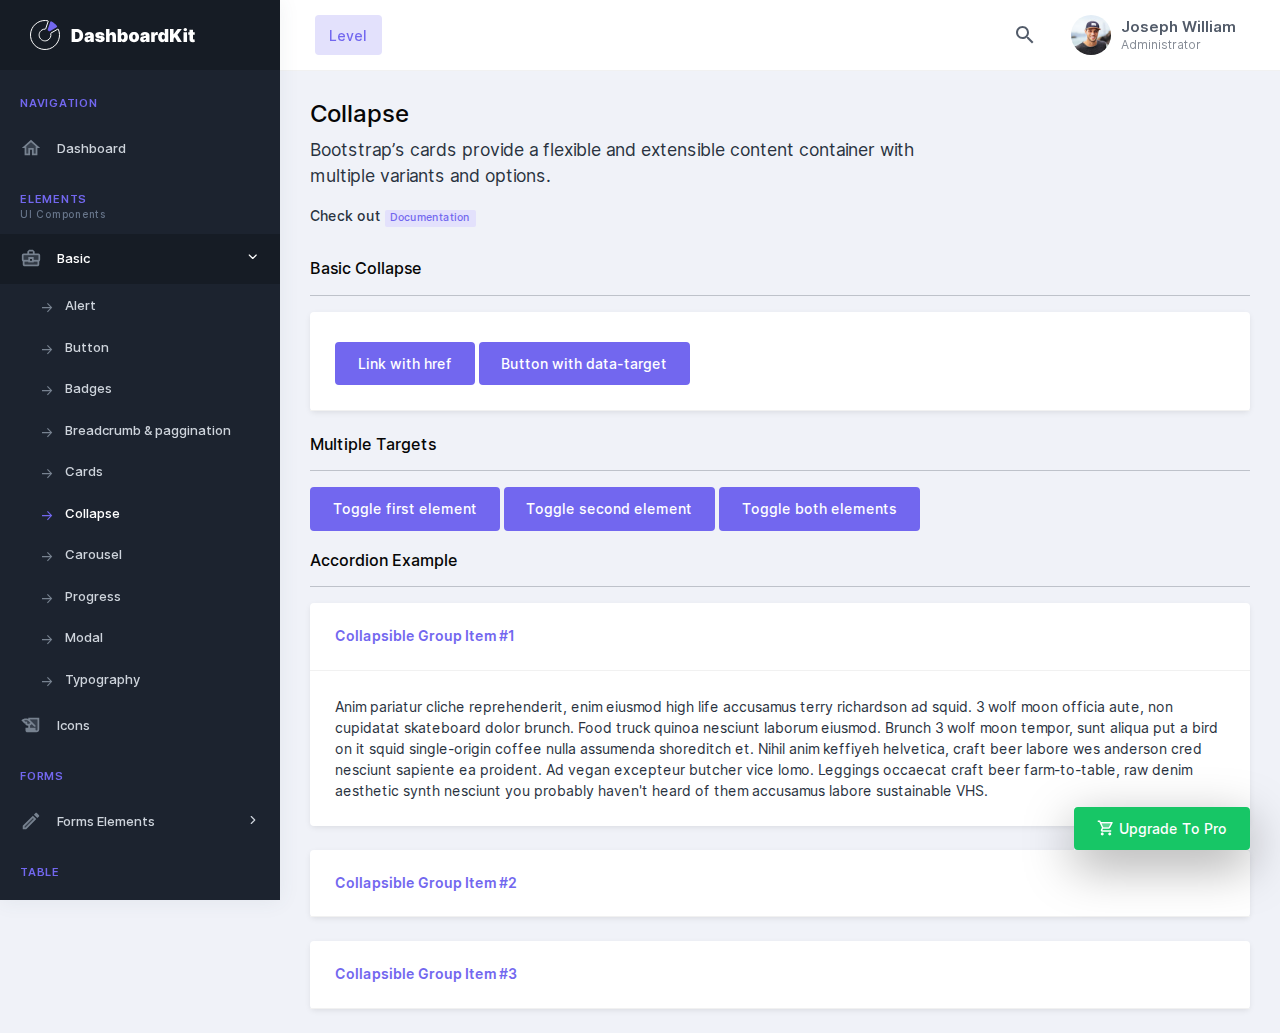
<file: PlantillaProyectos/dist/bc_collapse.html>
<!DOCTYPE html>
<html lang="en">
<head>
	<title>DashboardKit Bootstrap 5 Admin Template</title>
	<!-- HTML5 Shim and Respond.js IE11 support of HTML5 elements and media queries -->
	<!-- WARNING: Respond.js doesn't work if you view the page via file:// -->
	<!--[if lt IE 11]>
		<script src="https://oss.maxcdn.com/libs/html5shiv/3.7.0/html5shiv.js"></script>
		<script src="https://oss.maxcdn.com/libs/respond.js/1.4.2/respond.min.js"></script>
		<![endif]-->
	<!-- Meta -->
	<meta charset="utf-8">
	<meta name="viewport" content="width=device-width, initial-scale=1.0, user-scalable=0, minimal-ui">
	<meta http-equiv="X-UA-Compatible" content="IE=edge" />
	<meta name="description" content="DashboardKit is made using Bootstrap 5 design framework. Download the free admin template & use it for your project.">
	<meta name="keywords" content="DashboardKit, Dashboard Kit, Dashboard UI Kit, Bootstrap 5, Admin Template, Admin Dashboard, CRM, CMS, Free Bootstrap Admin Template">
	<meta name="author" content="DashboardKit ">


	<!-- Favicon icon -->
	<link rel="icon" href="assets/images/favicon.svg" type="image/x-icon">

	<!-- font css -->
	<link rel="stylesheet" href="assets/fonts/feather.css">
	<link rel="stylesheet" href="assets/fonts/fontawesome.css">
	<link rel="stylesheet" href="assets/fonts/material.css">

	<!-- vendor css -->
	<link rel="stylesheet" href="assets/css/style.css" id="main-style-link">

</head>

<body class="">
	<!-- [ Pre-loader ] start -->
	<div class="loader-bg">
		<div class="loader-track">
			<div class="loader-fill"></div>
		</div>
	</div>
	<!-- [ Pre-loader ] End -->
	<!-- [ Mobile header ] start -->
	<div class="pc-mob-header pc-header">
		<div class="pcm-logo">
			<img src="assets/images/logo.svg" alt="" class="logo logo-lg">
		</div>
		<div class="pcm-toolbar">
			<a href="#!" class="pc-head-link" id="mobile-collapse">
				<div class="hamburger hamburger--arrowturn">
					<div class="hamburger-box">
						<div class="hamburger-inner"></div>
					</div>
				</div>
			</a>
			<a href="#!" class="pc-head-link" id="headerdrp-collapse">
				<i data-feather="align-right"></i>
			</a>
			<a href="#!" class="pc-head-link" id="header-collapse">
				<i data-feather="more-vertical"></i>
			</a>
		</div>
	</div>
	<!-- [ Mobile header ] End -->

	<!-- [ navigation menu ] start -->
	<nav class="pc-sidebar ">
		<div class="navbar-wrapper">
			<div class="m-header">
				<a href="index.html" class="b-brand">
					<!-- ========   change your logo hear   ============ -->
					<img src="assets/images/logo.svg" alt="" class="logo logo-lg">
					<img src="assets/images/logo-sm.svg" alt="" class="logo logo-sm">
				</a>
			</div>
			<div class="navbar-content">
				<ul class="pc-navbar">
					<li class="pc-item pc-caption">
						<label>Navigation</label>
					</li>
					<li class="pc-item">
						<a href="index.html" class="pc-link "><span class="pc-micon"><i class="material-icons-two-tone">home</i></span><span class="pc-mtext">Dashboard</span></a>
					</li>
					<li class="pc-item pc-caption">
						<label>Elements</label>
						<span>UI Components</span>
					</li>
					<li class="pc-item pc-hasmenu">
						<a href="#!" class="pc-link "><span class="pc-micon"><i class="material-icons-two-tone">business_center</i></span><span class="pc-mtext">Basic</span><span class="pc-arrow"><i data-feather="chevron-right"></i></span></a>
						<ul class="pc-submenu">
							<li class="pc-item"><a class="pc-link" href="bc_alert.html">Alert</a></li>
							<li class="pc-item"><a class="pc-link" href="bc_button.html">Button</a></li>
							<li class="pc-item"><a class="pc-link" href="bc_badges.html">Badges</a></li>
							<li class="pc-item"><a class="pc-link" href="bc_breadcrumb-pagination.html">Breadcrumb & paggination</a></li>
							<li class="pc-item"><a class="pc-link" href="bc_card.html">Cards</a></li>
							<li class="pc-item"><a class="pc-link" href="bc_collapse.html">Collapse</a></li>
							<li class="pc-item"><a class="pc-link" href="bc_carousel.html">Carousel</a></li>
							<li class="pc-item"><a class="pc-link" href="bc_progress.html">Progress</a></li>
							<li class="pc-item"><a class="pc-link" href="bc_modal.html">Modal</a></li>

							<li class="pc-item"><a class="pc-link" href="bc_typography.html">Typography</a></li>
						</ul>
					</li>
					<li class="pc-item">
						<a href="icon-feather.html" class="pc-link "><span class="pc-micon"><i class="material-icons-two-tone">history_edu</i></span><span class="pc-mtext">Icons</span></a>
					</li>
					<li class="pc-item pc-caption">
						<label>Forms</label>
					</li>
					<li class="pc-item pc-hasmenu">
						<a href="#!" class="pc-link "><span class="pc-micon"><i class="material-icons-two-tone">edit</i></span><span class="pc-mtext">Forms Elements</span><span class="pc-arrow"><i data-feather="chevron-right"></i></span></a>
						<ul class="pc-submenu">
							<li class="pc-item"><a class="pc-link" href="form_elements.html">Form Basic</a></li>
							<li class="pc-item"><a class="pc-link" href="form2_input_group.html">Input Groups</a></li>
							<li class="pc-item"><a class="pc-link" href="form2_checkbox.html">Checkbox</a></li>
							<li class="pc-item"><a class="pc-link" href="form2_radio.html">Radio</a></li>
						</ul>
					</li>
					<li class="pc-item pc-caption">
						<label>table</label>
					</li>
					<li class="pc-item">
						<a href="tbl_bootstrap.html" class="pc-link "><span class="pc-micon"><i class="material-icons-two-tone">table_rows</i></span><span class="pc-mtext">Bootstrap table</span></a>
					</li>
					<li class="pc-item pc-caption">
						<label>Chart & Maps</label>
						<span>Tones of readymade charts</span>
					</li>
					<li class="pc-item">
						<a href="chart-apex.html" class="pc-link "><span class="pc-micon"><i class="material-icons-two-tone">bubble_chart</i></span><span class="pc-mtext">Chart</span></a>
					</li>
					<li class="pc-item">
						<a href="map-google.html" class="pc-link "><span class="pc-micon"><i class="material-icons-two-tone">my_location</i></span><span class="pc-mtext">Maps</span></a>
					</li>
					<li class="pc-item pc-caption">
						<label>Pages</label>
						<span>Redymade Pages</span>
					</li>
					<li class="pc-item pc-hasmenu">
						<a href="#!" class="pc-link"><span class="pc-micon"><i class="material-icons-two-tone">https</i></span><span class="pc-mtext">Authentication</span><span class="pc-arrow"><i data-feather="chevron-right"></i></span></a>
						<ul class="pc-submenu">
							<li class="pc-item"><a class="pc-link" href="auth-signup.html" target="_blank">Sign up</a></li>
							<li class="pc-item"><a class="pc-link" href="auth-signin.html" target="_blank">Sign in</a></li>
						</ul>
					</li>
					<li class="pc-item pc-caption">
						<label>Other</label>
						<span>Extra more things</span>
					</li>
					<li class="pc-item pc-hasmenu">
						<a href="#!" class="pc-link"><span class="pc-micon"><i class="material-icons-two-tone">list_alt</i></span><span class="pc-mtext">Menu levels</span><span class="pc-arrow"><i data-feather="chevron-right"></i></span></a>
						<ul class="pc-submenu">
							<li class="pc-item"><a class="pc-link" href="#!">Menu Level 2.1</a></li>
							<li class="pc-item pc-hasmenu">
								<a href="#!" class="pc-link">Menu level 2.2<span class="pc-arrow"><i data-feather="chevron-right"></i></span></a>
								<ul class="pc-submenu">
									<li class="pc-item"><a class="pc-link" href="#!">Menu level 3.1</a></li>
									<li class="pc-item"><a class="pc-link" href="#!">Menu level 3.2</a></li>
									<li class="pc-item pc-hasmenu">
										<a href="#!" class="pc-link">Menu level 3.3<span class="pc-arrow"><i data-feather="chevron-right"></i></span></a>
										<ul class="pc-submenu">
											<li class="pc-item"><a class="pc-link" href="#!">Menu level 4.1</a></li>
											<li class="pc-item"><a class="pc-link" href="#!">Menu level 4.2</a></li>
										</ul>
									</li>
								</ul>
							</li>
							<li class="pc-item pc-hasmenu">
								<a href="#!" class="pc-link">Menu level 2.3<span class="pc-arrow"><i data-feather="chevron-right"></i></span></a>
								<ul class="pc-submenu">
									<li class="pc-item"><a class="pc-link" href="#!">Menu level 3.1</a></li>
									<li class="pc-item"><a class="pc-link" href="#!">Menu level 3.2</a></li>
									<li class="pc-item pc-hasmenu">
										<a href="#!" class="pc-link">Menu level 3.3<span class="pc-arrow"><i data-feather="chevron-right"></i></span></a>
										<ul class="pc-submenu">
											<li class="pc-item"><a class="pc-link" href="#!">Menu level 4.1</a></li>
											<li class="pc-item"><a class="pc-link" href="#!">Menu level 4.2</a></li>
										</ul>
									</li>
								</ul>
							</li>
						</ul>
					</li>
					<li class="pc-item"><a href="sample-page.html" class="pc-link "><span class="pc-micon"><i class="material-icons-two-tone">storefront</i></span><span class="pc-mtext">Sample page</span></a></li>

				</ul>
			</div>
		</div>
	</nav>
	<!-- [ navigation menu ] end -->
	<!-- [ Header ] start -->
	<header class="pc-header ">
		<div class="header-wrapper">
			<div class="mr-auto pc-mob-drp">
				<ul class="list-unstyled">
					<li class="dropdown pc-h-item">
						<a class="pc-head-link active dropdown-toggle arrow-none mr-0" data-toggle="dropdown" href="#" role="button" aria-haspopup="false" aria-expanded="false">
							Level
						</a>
						<div class="dropdown-menu pc-h-dropdown">
							<a href="#!" class="dropdown-item">
								<i class="material-icons-two-tone">account_circle</i>
								<span>My Account</span>
							</a>
							<div class="pc-level-menu">
								<a href="#!" class="dropdown-item">
									<i class="material-icons-two-tone">list_alt</i>
									<span class="float-right"><i data-feather="chevron-right" class="mr-0"></i></span>
									<span>Level2.1</span>
								</a>
								<div class="dropdown-menu pc-h-dropdown">
									<a href="#!" class="dropdown-item">
										<i class="fas fa-circle"></i>
										<span>My Account</span>
									</a>
									<a href="#!" class="dropdown-item">
										<i class="fas fa-circle"></i>
										<span>Settings</span>
									</a>
									<a href="#!" class="dropdown-item">
										<i class="fas fa-circle"></i>
										<span>Support</span>
									</a>
									<a href="#!" class="dropdown-item">
										<i class="fas fa-circle"></i>
										<span>Lock Screen</span>
									</a>
									<a href="#!" class="dropdown-item">
										<i class="fas fa-circle"></i>
										<span>Logout</span>
									</a>
								</div>
							</div>
							<a href="#!" class="dropdown-item">
								<i class="material-icons-two-tone">settings</i>
								<span>Settings</span>
							</a>
							<a href="#!" class="dropdown-item">
								<i class="material-icons-two-tone">support</i>
								<span>Support</span>
							</a>
							<a href="#!" class="dropdown-item">
								<i class="material-icons-two-tone">https</i>
								<span>Lock Screen</span>
							</a>
							<a href="#!" class="dropdown-item">
								<i class="material-icons-two-tone">chrome_reader_mode</i>
								<span>Logout</span>
							</a>
						</div>
					</li>
				</ul>
			</div>
			<div class="ml-auto">
				<ul class="list-unstyled">
					<li class="dropdown pc-h-item">
						<a class="pc-head-link dropdown-toggle arrow-none mr-0" data-toggle="dropdown" href="#" role="button" aria-haspopup="false" aria-expanded="false">
							<i class="material-icons-two-tone">search</i>
						</a>
						<div class="dropdown-menu dropdown-menu-right pc-h-dropdown drp-search">
							<form class="px-3">
								<div class="form-group mb-0 d-flex align-items-center">
									<i data-feather="search"></i>
									<input type="search" class="form-control border-0 shadow-none" placeholder="Search here. . .">
								</div>
							</form>
						</div>
					</li>
					<li class="dropdown pc-h-item">
						<a class="pc-head-link dropdown-toggle arrow-none mr-0" data-toggle="dropdown" href="#" role="button" aria-haspopup="false" aria-expanded="false">
							<img src="assets/images/user/avatar-2.jpg" alt="user-image" class="user-avtar">
							<span>
								<span class="user-name">Joseph William</span>
								<span class="user-desc">Administrator</span>
							</span>
						</a>
						<div class="dropdown-menu dropdown-menu-right pc-h-dropdown">
							<div class=" dropdown-header">
								<h5 class="text-overflow m-0"><span class="badge bg-light-primary"><a href="https://gumroad.com/dashboardkit" target="_blank">Upgrade to Pro</a></span></h5>
							</div>
				
							<a href="auth-signin.html" class="dropdown-item">
								<i class="material-icons-two-tone">chrome_reader_mode</i>
								<span>Logout</span>
							</a>
						</div>
					</li>
				</ul>
			</div>

		</div>
	</header>
	<!-- [ Header ] end -->

<!-- [ Main Content ] start -->
<div class="pc-container">
	<div class="pcoded-content">
		<!-- [ Main Content ] start -->
		<div class="row mb-3">
				<div class="col-md-8">
					<h3>Collapse</h3>
					<p class="lead">Bootstrap’s cards provide a flexible and extensible content container with multiple variants and options.</p>
					<p class="f-w-500">Check out <a href="http://html.phoenixcoded.net/nextro-new/docs/index-bc-package.html#page-collapse" target="_blank" class="badge bg-light-primary">Documentation</a></p>
				</div>
		</div>
		<div class="row">
			<!-- [ basic-collapse ] start -->
			<div class="col-sm-12">
				<h5 class="mb-3">Basic Collapse</h5>
				<hr>
				<div class="card">
					<div class="card-header">
						<a class="btn  btn-primary  m-t-5" data-toggle="collapse" href="#collapseExample" role="button" aria-expanded="false" aria-controls="collapseExample">Link with href</a>
						<button class="btn btn-primary  m-t-5" type="button" data-toggle="collapse" data-target="#collapseExample" aria-expanded="false" aria-controls="collapseExample">Button with data-target</button>
					</div>
					<div class="collapse" id="collapseExample">
						<div class="card-body">
							<p class="mb-0">Anim pariatur cliche reprehenderit, enim eiusmod high life accusamus terry richardson ad squid. Nihil anim keffiyeh helvetica, craft beer labore wes anderson cred nesciunt sapiente ea
								proident.</p>
						</div>
					</div>
				</div>
			</div>
			<!-- [ basic-collapse ] end -->
			<!-- [ multiple-collapse ] start -->
			<div class="col-sm-12 mb-3">
				<h5 class="mb-3">Multiple Targets</h5>
				<hr>
				<a class="btn mb-1 btn-primary" data-toggle="collapse" href="#multiCollapseExample1" role="button" aria-expanded="false" aria-controls="multiCollapseExample1">Toggle first element</a>
				<button class="btn mb-1 btn-primary" type="button" data-toggle="collapse" data-target="#multiCollapseExample2" aria-expanded="false" aria-controls="multiCollapseExample2">Toggle second element</button>
				<button class="btn mb-1 btn-primary" type="button" data-toggle="collapse" data-target=".multi-collapse" aria-expanded="false" aria-controls="multiCollapseExample1 multiCollapseExample2">Toggle both elements</button>
				<div class="row">
					<div class="col-sm-6">
						<div class="collapse multi-collapse mt-2" id="multiCollapseExample1">
							<div class="card">
								<div class="card-body">
									<p class="mb-0">Anim pariatur cliche reprehenderit, enim eiusmod high life accusamus terry richardson ad squid. Nihil anim keffiyeh helvetica, craft beer labore wes anderson cred nesciunt
										sapiente ea
										proident.</p>
								</div>
							</div>
						</div>
					</div>
					<div class="col-sm-6">
						<div class="collapse multi-collapse mt-2" id="multiCollapseExample2">
							<div class="card">
								<div class="card-body">
									<p class="mb-0">Anim pariatur cliche reprehenderit, enim eiusmod high life accusamus terry richardson ad squid. Nihil anim keffiyeh helvetica, craft beer labore wes anderson cred nesciunt
										sapiente ea
										proident.</p>
								</div>
							</div>
						</div>
					</div>
				</div>
			</div>
			<!-- [ multiple-collapse ] end -->
			<!-- [ accordion-collapse ] start -->
			<div class="col-sm-12">
				<h5 class="mb-3">Accordion Example</h5>
				<hr>
				<div class="accordion" id="accordionExample">
					<div class="card">
						<div class="card-header" id="headingOne">
							<h5 class="mb-0"><a href="#!" data-toggle="collapse" data-target="#collapseOne" aria-expanded="true" aria-controls="collapseOne">Collapsible Group Item #1</a></h5>
						</div>
						<div id="collapseOne" class=" card-body collapse show" aria-labelledby="headingOne" data-parent="#accordionExample">
							Anim pariatur cliche reprehenderit, enim eiusmod high life accusamus terry richardson ad squid. 3 wolf moon officia aute, non cupidatat skateboard dolor brunch. Food truck quinoa nesciunt laborum
							eiusmod. Brunch 3 wolf moon tempor, sunt aliqua put a bird on it squid single-origin coffee nulla assumenda shoreditch et. Nihil anim keffiyeh helvetica, craft beer labore wes anderson cred nesciunt
							sapiente ea proident. Ad vegan excepteur butcher vice lomo. Leggings occaecat craft beer farm-to-table, raw denim aesthetic synth nesciunt you probably haven't heard of them accusamus labore
							sustainable VHS.
						</div>
					</div>
					<div class="card">
						<div class="card-header" id="headingTwo">
							<h5 class="mb-0"><a href="#!" class="collapsed" data-toggle="collapse" data-target="#collapseTwo" aria-expanded="false" aria-controls="collapseTwo">Collapsible Group Item #2</a></h5>
						</div>
						<div id="collapseTwo" class="collapse card-body" aria-labelledby="headingTwo" data-parent="#accordionExample">
							Anim pariatur cliche reprehenderit, enim eiusmod high life accusamus terry richardson ad squid. 3 wolf moon officia aute, non cupidatat skateboard dolor brunch. Food truck quinoa nesciunt laborum
							eiusmod. Brunch 3 wolf moon tempor, sunt aliqua put a bird on it squid single-origin coffee nulla assumenda shoreditch et. Nihil anim keffiyeh helvetica, craft beer labore wes anderson cred nesciunt
							sapiente ea proident. Ad vegan excepteur butcher vice lomo. Leggings occaecat craft beer farm-to-table, raw denim aesthetic synth nesciunt you probably haven't heard of them accusamus labore
							sustainable VHS.
						</div>
					</div>
					<div class="card">
						<div class="card-header" id="headingThree">
							<h5 class="mb-0"><a href="#!" class="collapsed" data-toggle="collapse" data-target="#collapseThree" aria-expanded="false" aria-controls="collapseThree">Collapsible Group Item #3</a></h5>
						</div>
						<div id="collapseThree" class="card-body collapse" aria-labelledby="headingThree" data-parent="#accordionExample">
							Anim pariatur cliche reprehenderit, enim eiusmod high life accusamus terry richardson ad squid. 3 wolf moon officia aute, non cupidatat skateboard dolor brunch. Food truck quinoa nesciunt laborum
							eiusmod. Brunch 3 wolf moon tempor, sunt aliqua put a bird on it squid single-origin coffee nulla assumenda shoreditch et. Nihil anim keffiyeh helvetica, craft beer labore wes anderson cred nesciunt
							sapiente ea proident. Ad vegan excepteur butcher vice lomo. Leggings occaecat craft beer farm-to-table, raw denim aesthetic synth nesciunt you probably haven't heard of them accusamus labore
							sustainable VHS.
						</div>
					</div>
				</div>
			</div>
			<!-- [ accordion-collapse ] end -->
		</div>
		<!-- [ Main Content ] end -->
	</div>
</div>
<!-- [ Main Content ] end -->
    <!-- Warning Section start -->
    <!-- Older IE warning message -->
    <!--[if lt IE 11]>
        <div class="ie-warning">
            <h1>Warning!!</h1>
            <p>You are using an outdated version of Internet Explorer, please upgrade
               <br/>to any of the following web browsers to access this website.
            </p>
            <div class="iew-container">
                <ul class="iew-download">
                    <li>
                        <a href="http://www.google.com/chrome/">
                            <img src="assets/images/browser/chrome.png" alt="Chrome">
                            <div>Chrome</div>
                        </a>
                    </li>
                    <li>
                        <a href="https://www.mozilla.org/en-US/firefox/new/">
                            <img src="assets/images/browser/firefox.png" alt="Firefox">
                            <div>Firefox</div>
                        </a>
                    </li>
                    <li>
                        <a href="http://www.opera.com">
                            <img src="assets/images/browser/opera.png" alt="Opera">
                            <div>Opera</div>
                        </a>
                    </li>
                    <li>
                        <a href="https://www.apple.com/safari/">
                            <img src="assets/images/browser/safari.png" alt="Safari">
                            <div>Safari</div>
                        </a>
                    </li>
                    <li>
                        <a href="http://windows.microsoft.com/en-us/internet-explorer/download-ie">
                            <img src="assets/images/browser/ie.png" alt="">
                            <div>IE (11 & above)</div>
                        </a>
                    </li>
                </ul>
            </div>
            <p>Sorry for the inconvenience!</p>
        </div>
    <![endif]-->
    <!-- Warning Section Ends -->
    <!-- Required Js -->
    <script src="assets/js/vendor-all.min.js"></script>
    <script src="assets/js/plugins/bootstrap.min.js"></script>
    <script src="assets/js/plugins/feather.min.js"></script>
    <script src="assets/js/pcoded.min.js"></script>
    <!-- <script src="https://cdnjs.cloudflare.com/ajax/libs/highlight.js/9.12.0/highlight.min.js"></script> -->
    <!-- <script src="assets/js/plugins/clipboard.min.js"></script> -->
    <!-- <script src="assets/js/uikit.min.js"></script> -->

<script>
    $("body").append('<div class="fixed-button active"><a href="https://gumroad.com/dashboardkit" target="_blank" class="btn btn-md btn-success"><i class="material-icons-two-tone text-white">shopping_cart</i> Upgrade To Pro</a> </div>');
</script>

</body>
</html>
</file>
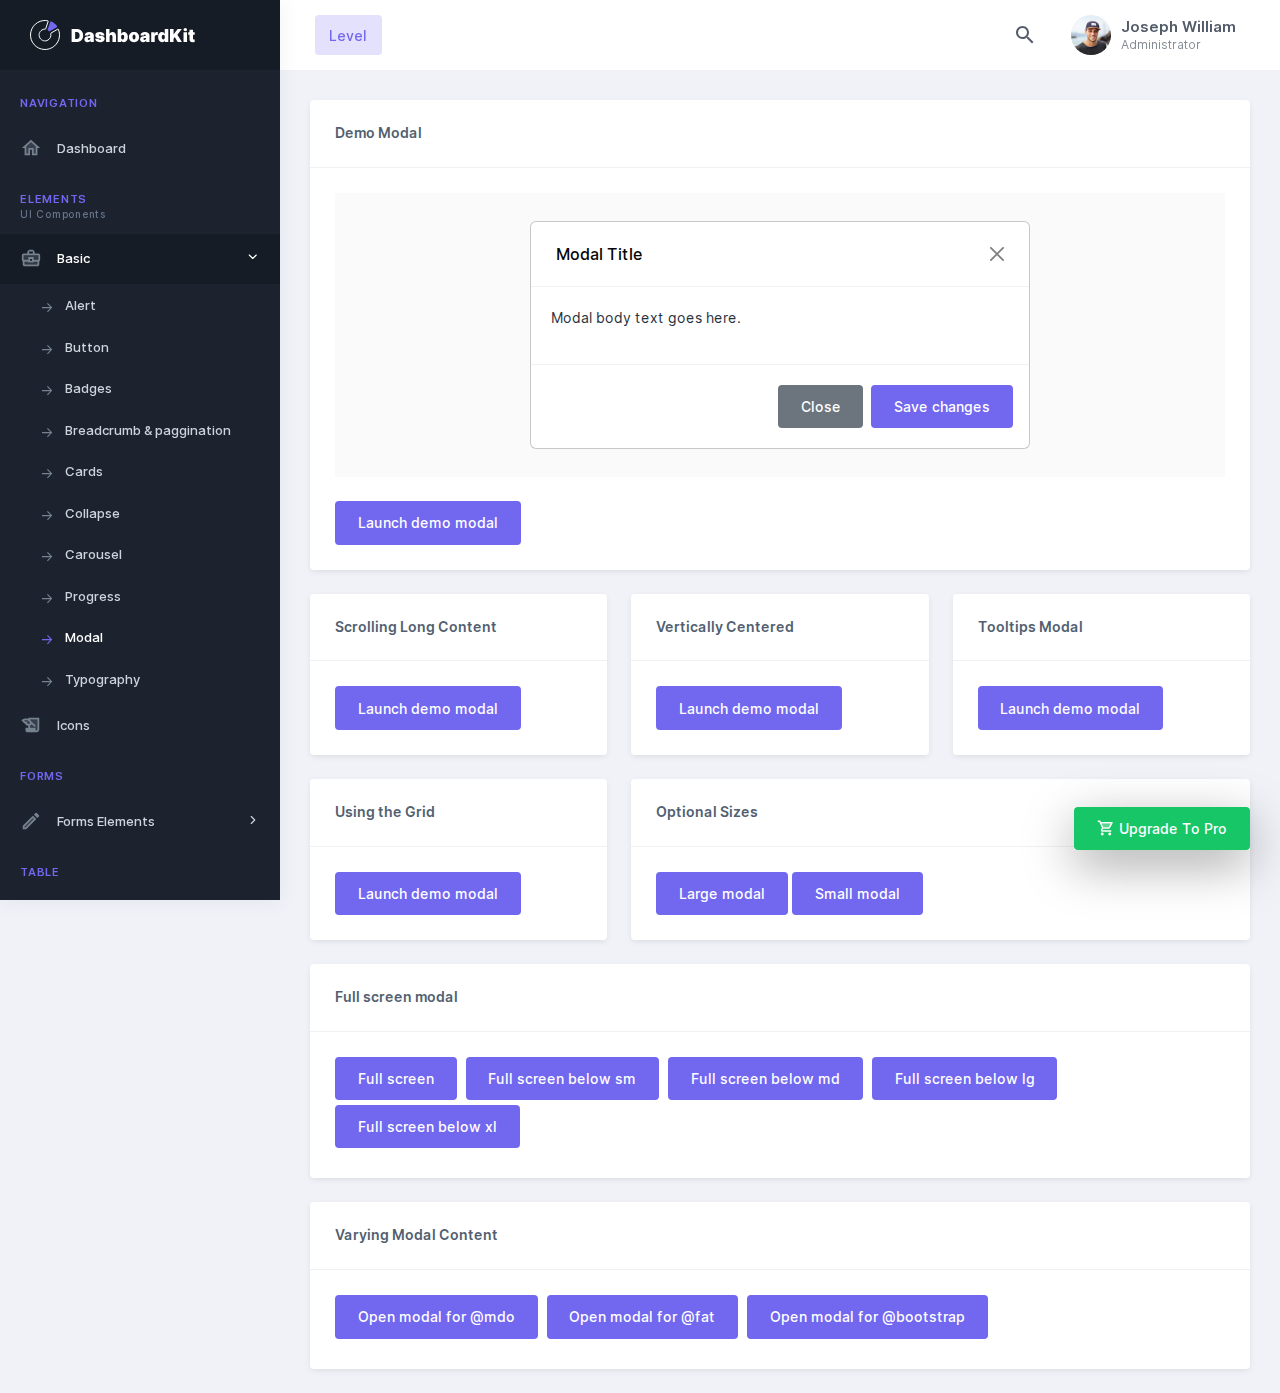
<file: PlantillaProyectos/dist/bc_modal.html>
<!DOCTYPE html>
<html lang="en">

<head>
	<title>DashboardKit Bootstrap 5 Admin Template</title>
	<!-- HTML5 Shim and Respond.js IE11 support of HTML5 elements and media queries -->
	<!-- WARNING: Respond.js doesn't work if you view the page via file:// -->
	<!--[if lt IE 11]>
		<script src="https://oss.maxcdn.com/libs/html5shiv/3.7.0/html5shiv.js"></script>
		<script src="https://oss.maxcdn.com/libs/respond.js/1.4.2/respond.min.js"></script>
		<![endif]-->
	<!-- Meta -->
	<meta charset="utf-8">
	<meta name="viewport" content="width=device-width, initial-scale=1.0, user-scalable=0, minimal-ui">
	<meta http-equiv="X-UA-Compatible" content="IE=edge" />
	<meta name="description" content="DashboardKit is made using Bootstrap 5 design framework. Download the free admin template & use it for your project.">
	<meta name="keywords" content="DashboardKit, Dashboard Kit, Dashboard UI Kit, Bootstrap 5, Admin Template, Admin Dashboard, CRM, CMS, Free Bootstrap Admin Template">
	<meta name="author" content="DashboardKit ">


	<!-- Favicon icon -->
	<link rel="icon" href="assets/images/favicon.svg" type="image/x-icon">

	<!-- font css -->
	<link rel="stylesheet" href="assets/fonts/feather.css">
	<link rel="stylesheet" href="assets/fonts/fontawesome.css">
	<link rel="stylesheet" href="assets/fonts/material.css">

	<!-- vendor css -->
	<link rel="stylesheet" href="assets/css/style.css" id="main-style-link">

</head>

<body class="">
	<!-- [ Pre-loader ] start -->
	<div class="loader-bg">
		<div class="loader-track">
			<div class="loader-fill"></div>
		</div>
	</div>
	<!-- [ Pre-loader ] End -->
	<!-- [ Mobile header ] start -->
	<div class="pc-mob-header pc-header">
		<div class="pcm-logo">
			<img src="assets/images/logo.svg" alt="" class="logo logo-lg">
		</div>
		<div class="pcm-toolbar">
			<a href="#!" class="pc-head-link" id="mobile-collapse">
				<div class="hamburger hamburger--arrowturn">
					<div class="hamburger-box">
						<div class="hamburger-inner"></div>
					</div>
				</div>
			</a>
			<a href="#!" class="pc-head-link" id="headerdrp-collapse">
				<i data-feather="align-right"></i>
			</a>
			<a href="#!" class="pc-head-link" id="header-collapse">
				<i data-feather="more-vertical"></i>
			</a>
		</div>
	</div>
	<!-- [ Mobile header ] End -->

	<!-- [ navigation menu ] start -->
	<nav class="pc-sidebar ">
		<div class="navbar-wrapper">
			<div class="m-header">
				<a href="index.html" class="b-brand">
					<!-- ========   change your logo hear   ============ -->
					<img src="assets/images/logo.svg" alt="" class="logo logo-lg">
					<img src="assets/images/logo-sm.svg" alt="" class="logo logo-sm">
				</a>
			</div>
			<div class="navbar-content">
				<ul class="pc-navbar">
					<li class="pc-item pc-caption">
						<label>Navigation</label>
					</li>
					<li class="pc-item">
						<a href="index.html" class="pc-link "><span class="pc-micon"><i class="material-icons-two-tone">home</i></span><span class="pc-mtext">Dashboard</span></a>
					</li>
					<li class="pc-item pc-caption">
						<label>Elements</label>
						<span>UI Components</span>
					</li>
					<li class="pc-item pc-hasmenu">
						<a href="#!" class="pc-link "><span class="pc-micon"><i class="material-icons-two-tone">business_center</i></span><span class="pc-mtext">Basic</span><span class="pc-arrow"><i data-feather="chevron-right"></i></span></a>
						<ul class="pc-submenu">
							<li class="pc-item"><a class="pc-link" href="bc_alert.html">Alert</a></li>
							<li class="pc-item"><a class="pc-link" href="bc_button.html">Button</a></li>
							<li class="pc-item"><a class="pc-link" href="bc_badges.html">Badges</a></li>
							<li class="pc-item"><a class="pc-link" href="bc_breadcrumb-pagination.html">Breadcrumb & paggination</a></li>
							<li class="pc-item"><a class="pc-link" href="bc_card.html">Cards</a></li>
							<li class="pc-item"><a class="pc-link" href="bc_collapse.html">Collapse</a></li>
							<li class="pc-item"><a class="pc-link" href="bc_carousel.html">Carousel</a></li>
							<li class="pc-item"><a class="pc-link" href="bc_progress.html">Progress</a></li>
							<li class="pc-item"><a class="pc-link" href="bc_modal.html">Modal</a></li>

							<li class="pc-item"><a class="pc-link" href="bc_typography.html">Typography</a></li>
						</ul>
					</li>
					<li class="pc-item">
						<a href="icon-feather.html" class="pc-link "><span class="pc-micon"><i class="material-icons-two-tone">history_edu</i></span><span class="pc-mtext">Icons</span></a>
					</li>
					<li class="pc-item pc-caption">
						<label>Forms</label>
					</li>
					<li class="pc-item pc-hasmenu">
						<a href="#!" class="pc-link "><span class="pc-micon"><i class="material-icons-two-tone">edit</i></span><span class="pc-mtext">Forms Elements</span><span class="pc-arrow"><i data-feather="chevron-right"></i></span></a>
						<ul class="pc-submenu">
							<li class="pc-item"><a class="pc-link" href="form_elements.html">Form Basic</a></li>
							<li class="pc-item"><a class="pc-link" href="form2_input_group.html">Input Groups</a></li>
							<li class="pc-item"><a class="pc-link" href="form2_checkbox.html">Checkbox</a></li>
							<li class="pc-item"><a class="pc-link" href="form2_radio.html">Radio</a></li>
						</ul>
					</li>
					<li class="pc-item pc-caption">
						<label>table</label>
					</li>
					<li class="pc-item">
						<a href="tbl_bootstrap.html" class="pc-link "><span class="pc-micon"><i class="material-icons-two-tone">table_rows</i></span><span class="pc-mtext">Bootstrap table</span></a>
					</li>
					<li class="pc-item pc-caption">
						<label>Chart & Maps</label>
						<span>Tones of readymade charts</span>
					</li>
					<li class="pc-item">
						<a href="chart-apex.html" class="pc-link "><span class="pc-micon"><i class="material-icons-two-tone">bubble_chart</i></span><span class="pc-mtext">Chart</span></a>
					</li>
					<li class="pc-item">
						<a href="map-google.html" class="pc-link "><span class="pc-micon"><i class="material-icons-two-tone">my_location</i></span><span class="pc-mtext">Maps</span></a>
					</li>
					<li class="pc-item pc-caption">
						<label>Pages</label>
						<span>Redymade Pages</span>
					</li>
					<li class="pc-item pc-hasmenu">
						<a href="#!" class="pc-link"><span class="pc-micon"><i class="material-icons-two-tone">https</i></span><span class="pc-mtext">Authentication</span><span class="pc-arrow"><i data-feather="chevron-right"></i></span></a>
						<ul class="pc-submenu">
							<li class="pc-item"><a class="pc-link" href="auth-signup.html" target="_blank">Sign up</a></li>
							<li class="pc-item"><a class="pc-link" href="auth-signin.html" target="_blank">Sign in</a></li>
						</ul>
					</li>
					<li class="pc-item pc-caption">
						<label>Other</label>
						<span>Extra more things</span>
					</li>
					<li class="pc-item pc-hasmenu">
						<a href="#!" class="pc-link"><span class="pc-micon"><i class="material-icons-two-tone">list_alt</i></span><span class="pc-mtext">Menu levels</span><span class="pc-arrow"><i data-feather="chevron-right"></i></span></a>
						<ul class="pc-submenu">
							<li class="pc-item"><a class="pc-link" href="#!">Menu Level 2.1</a></li>
							<li class="pc-item pc-hasmenu">
								<a href="#!" class="pc-link">Menu level 2.2<span class="pc-arrow"><i data-feather="chevron-right"></i></span></a>
								<ul class="pc-submenu">
									<li class="pc-item"><a class="pc-link" href="#!">Menu level 3.1</a></li>
									<li class="pc-item"><a class="pc-link" href="#!">Menu level 3.2</a></li>
									<li class="pc-item pc-hasmenu">
										<a href="#!" class="pc-link">Menu level 3.3<span class="pc-arrow"><i data-feather="chevron-right"></i></span></a>
										<ul class="pc-submenu">
											<li class="pc-item"><a class="pc-link" href="#!">Menu level 4.1</a></li>
											<li class="pc-item"><a class="pc-link" href="#!">Menu level 4.2</a></li>
										</ul>
									</li>
								</ul>
							</li>
							<li class="pc-item pc-hasmenu">
								<a href="#!" class="pc-link">Menu level 2.3<span class="pc-arrow"><i data-feather="chevron-right"></i></span></a>
								<ul class="pc-submenu">
									<li class="pc-item"><a class="pc-link" href="#!">Menu level 3.1</a></li>
									<li class="pc-item"><a class="pc-link" href="#!">Menu level 3.2</a></li>
									<li class="pc-item pc-hasmenu">
										<a href="#!" class="pc-link">Menu level 3.3<span class="pc-arrow"><i data-feather="chevron-right"></i></span></a>
										<ul class="pc-submenu">
											<li class="pc-item"><a class="pc-link" href="#!">Menu level 4.1</a></li>
											<li class="pc-item"><a class="pc-link" href="#!">Menu level 4.2</a></li>
										</ul>
									</li>
								</ul>
							</li>
						</ul>
					</li>
					<li class="pc-item"><a href="sample-page.html" class="pc-link "><span class="pc-micon"><i class="material-icons-two-tone">storefront</i></span><span class="pc-mtext">Sample page</span></a></li>

				</ul>
			</div>
		</div>
	</nav>
	<!-- [ navigation menu ] end -->
	<!-- [ Header ] start -->
	<header class="pc-header ">
		<div class="header-wrapper">
			<div class="mr-auto pc-mob-drp">
				<ul class="list-unstyled">
					<li class="dropdown pc-h-item">
						<a class="pc-head-link active dropdown-toggle arrow-none mr-0" data-toggle="dropdown" href="#" role="button" aria-haspopup="false" aria-expanded="false">
							Level
						</a>
						<div class="dropdown-menu pc-h-dropdown">
							<a href="#!" class="dropdown-item">
								<i class="material-icons-two-tone">account_circle</i>
								<span>My Account</span>
							</a>
							<div class="pc-level-menu">
								<a href="#!" class="dropdown-item">
									<i class="material-icons-two-tone">list_alt</i>
									<span class="float-right"><i data-feather="chevron-right" class="mr-0"></i></span>
									<span>Level2.1</span>
								</a>
								<div class="dropdown-menu pc-h-dropdown">
									<a href="#!" class="dropdown-item">
										<i class="fas fa-circle"></i>
										<span>My Account</span>
									</a>
									<a href="#!" class="dropdown-item">
										<i class="fas fa-circle"></i>
										<span>Settings</span>
									</a>
									<a href="#!" class="dropdown-item">
										<i class="fas fa-circle"></i>
										<span>Support</span>
									</a>
									<a href="#!" class="dropdown-item">
										<i class="fas fa-circle"></i>
										<span>Lock Screen</span>
									</a>
									<a href="#!" class="dropdown-item">
										<i class="fas fa-circle"></i>
										<span>Logout</span>
									</a>
								</div>
							</div>
							<a href="#!" class="dropdown-item">
								<i class="material-icons-two-tone">settings</i>
								<span>Settings</span>
							</a>
							<a href="#!" class="dropdown-item">
								<i class="material-icons-two-tone">support</i>
								<span>Support</span>
							</a>
							<a href="#!" class="dropdown-item">
								<i class="material-icons-two-tone">https</i>
								<span>Lock Screen</span>
							</a>
							<a href="#!" class="dropdown-item">
								<i class="material-icons-two-tone">chrome_reader_mode</i>
								<span>Logout</span>
							</a>
						</div>
					</li>
				</ul>
			</div>
			<div class="ml-auto">
				<ul class="list-unstyled">
					<li class="dropdown pc-h-item">
						<a class="pc-head-link dropdown-toggle arrow-none mr-0" data-toggle="dropdown" href="#" role="button" aria-haspopup="false" aria-expanded="false">
							<i class="material-icons-two-tone">search</i>
						</a>
						<div class="dropdown-menu dropdown-menu-right pc-h-dropdown drp-search">
							<form class="px-3">
								<div class="form-group mb-0 d-flex align-items-center">
									<i data-feather="search"></i>
									<input type="search" class="form-control border-0 shadow-none" placeholder="Search here. . .">
								</div>
							</form>
						</div>
					</li>
					<li class="dropdown pc-h-item">
						<a class="pc-head-link dropdown-toggle arrow-none mr-0" data-toggle="dropdown" href="#" role="button" aria-haspopup="false" aria-expanded="false">
							<img src="assets/images/user/avatar-2.jpg" alt="user-image" class="user-avtar">
							<span>
								<span class="user-name">Joseph William</span>
								<span class="user-desc">Administrator</span>
							</span>
						</a>
						<div class="dropdown-menu dropdown-menu-right pc-h-dropdown">
							<div class=" dropdown-header">
								<h5 class="text-overflow m-0"><span class="badge bg-light-primary"><a href="https://gumroad.com/dashboardkit" target="_blank">Upgrade to Pro</a></span></h5>
							</div>
				
							<a href="auth-signin.html" class="dropdown-item">
								<i class="material-icons-two-tone">chrome_reader_mode</i>
								<span>Logout</span>
							</a>
						</div>
					</li>
				</ul>
			</div>

		</div>
	</header>
	<!-- [ Header ] end -->

<!-- [ Main Content ] start -->
<div class="pc-container">
	<div class="pcoded-content">
		<!-- [ Main Content ] start -->
		<div class="row">
			<!-- [ demo-modal ] start -->
			<div class="col-sm-12">
				<div class="card">
					<div class="card-header">
						<h5>Demo Modal</h5>
					</div>
					<div class="card-body">
						<div class="bd-example-modal mb-4">
							<div class="modal" tabindex="-1" role="dialog">
								<div class="modal-dialog" role="document">
									<div class="modal-content">
										<div class="modal-header">
											<h5 class="modal-title">Modal Title</h5>
											<button type="button" class="btn-close" data-dismiss="modal" aria-label="Close"></button>
										</div>
										<div class="modal-body">
											<p>Modal body text goes here.</p>
										</div>
										<div class="modal-footer">
											<button type="button" class="btn  btn-secondary" data-dismiss="modal">Close</button>
											<button type="button" class="btn  btn-primary mr-0">Save changes</button>
										</div>
									</div>
								</div>
							</div>
						</div>
						<div id="exampleModalLive" class="modal fade" tabindex="-1" role="dialog" aria-labelledby="exampleModalLiveLabel" aria-hidden="true">
							<div class="modal-dialog" role="document">
								<div class="modal-content">
									<div class="modal-header">
										<h5 class="modal-title" id="exampleModalLiveLabel">Modal Title</h5>
										<button type="button" class="btn-close" data-dismiss="modal" aria-label="Close"></button>
									</div>
									<div class="modal-body">
										<p>Woohoo, you're reading this text in a modal!</p>
									</div>
									<div class="modal-footer">
										<button type="button" class="btn  btn-secondary" data-dismiss="modal">Close</button>
										<button type="button" class="btn  btn-primary">Save changes</button>
									</div>
								</div>
							</div>
						</div>
						<button type="button" class="btn  btn-primary" data-toggle="modal" data-target="#exampleModalLive">Launch demo modal</button>
					</div>
				</div>
			</div>
			<!-- [ demo-modal ] end -->
			<!-- [ Scrolling-modal ] start -->
			<div class="col-xl-4 col-md-6">
				<div class="card">
					<div class="card-header">
						<h5>Scrolling Long Content</h5>
					</div>
					<div class="card-body">
						<div id="exampleModalLong" class="modal fade" tabindex="-1" role="dialog" aria-labelledby="exampleModalLongTitle" aria-hidden="true">
							<div class="modal-dialog" role="document">
								<div class="modal-content">
									<div class="modal-header">
										<h5 class="modal-title" id="exampleModalLongTitle">Modal Title</h5>
										<button type="button" class="btn-close" data-dismiss="modal" aria-label="Close"></button>
									</div>
									<div class="modal-body">
										<p>Cras mattis consectetur purus sit amet fermentum. Cras justo odio, dapibus ac facilisis in, egestas eget quam. Morbi leo risus, porta ac consectetur ac, vestibulum at eros.</p>
										<p>Praesent commodo cursus magna, vel scelerisque nisl consectetur et. Vivamus sagittis lacus vel augue laoreet rutrum faucibus dolor auctor.</p>
										<p>Aenean lacinia bibendum nulla sed consectetur. Praesent commodo cursus magna, vel scelerisque nisl consectetur et. Donec sed odio dui. Donec ullamcorper nulla non metus auctor fringilla.</p>
										<p>Cras mattis consectetur purus sit amet fermentum. Cras justo odio, dapibus ac facilisis in, egestas eget quam. Morbi leo risus, porta ac consectetur ac, vestibulum at eros.</p>
										<p>Praesent commodo cursus magna, vel scelerisque nisl consectetur et. Vivamus sagittis lacus vel augue laoreet rutrum faucibus dolor auctor.</p>
										<p>Aenean lacinia bibendum nulla sed consectetur. Praesent commodo cursus magna, vel scelerisque nisl consectetur et. Donec sed odio dui. Donec ullamcorper nulla non metus auctor fringilla.</p>
										<p>Cras mattis consectetur purus sit amet fermentum. Cras justo odio, dapibus ac facilisis in, egestas eget quam. Morbi leo risus, porta ac consectetur ac, vestibulum at eros.</p>
										<p>Praesent commodo cursus magna, vel scelerisque nisl consectetur et. Vivamus sagittis lacus vel augue laoreet rutrum faucibus dolor auctor.</p>
										<p>Aenean lacinia bibendum nulla sed consectetur. Praesent commodo cursus magna, vel scelerisque nisl consectetur et. Donec sed odio dui. Donec ullamcorper nulla non metus auctor fringilla.</p>
										<p>Cras mattis consectetur purus sit amet fermentum. Cras justo odio, dapibus ac facilisis in, egestas eget quam. Morbi leo risus, porta ac consectetur ac, vestibulum at eros.</p>
										<p>Praesent commodo cursus magna, vel scelerisque nisl consectetur et. Vivamus sagittis lacus vel augue laoreet rutrum faucibus dolor auctor.</p>
										<p>Aenean lacinia bibendum nulla sed consectetur. Praesent commodo cursus magna, vel scelerisque nisl consectetur et. Donec sed odio dui. Donec ullamcorper nulla non metus auctor fringilla.</p>
										<p>Cras mattis consectetur purus sit amet fermentum. Cras justo odio, dapibus ac facilisis in, egestas eget quam. Morbi leo risus, porta ac consectetur ac, vestibulum at eros.</p>
										<p>Praesent commodo cursus magna, vel scelerisque nisl consectetur et. Vivamus sagittis lacus vel augue laoreet rutrum faucibus dolor auctor.</p>
										<p>Aenean lacinia bibendum nulla sed consectetur. Praesent commodo cursus magna, vel scelerisque nisl consectetur et. Donec sed odio dui. Donec ullamcorper nulla non metus auctor fringilla.</p>
										<p>Cras mattis consectetur purus sit amet fermentum. Cras justo odio, dapibus ac facilisis in, egestas eget quam. Morbi leo risus, porta ac consectetur ac, vestibulum at eros.</p>
										<p>Praesent commodo cursus magna, vel scelerisque nisl consectetur et. Vivamus sagittis lacus vel augue laoreet rutrum faucibus dolor auctor.</p>
										<p>Aenean lacinia bibendum nulla sed consectetur. Praesent commodo cursus magna, vel scelerisque nisl consectetur et. Donec sed odio dui. Donec ullamcorper nulla non metus auctor fringilla.</p>
									</div>
									<div class="modal-footer">
										<button type="button" class="btn  btn-secondary" data-dismiss="modal">Close</button>
										<button type="button" class="btn  btn-primary">Save changes</button>
									</div>
								</div>
							</div>
						</div>
						<button type="button" class="btn  btn-primary" data-toggle="modal" data-target="#exampleModalLong">Launch demo modal</button>
					</div>
				</div>
			</div>
			<!-- [ Scrolling-modal ] end -->
			<!-- [ vertically-modal ] start -->
			<div class="col-xl-4 col-md-6">
				<div class="card">
					<div class="card-header">
						<h5>Vertically Centered</h5>
					</div>
					<div class="card-body">
						<div id="exampleModalCenter" class="modal fade" tabindex="-1" role="dialog" aria-labelledby="exampleModalCenterTitle" aria-hidden="true">
							<div class="modal-dialog modal-dialog-centered" role="document">
								<div class="modal-content">
									<div class="modal-header">
										<h5 class="modal-title" id="exampleModalCenterTitle">Modal Title</h5>
										<button type="button" class="btn-close" data-dismiss="modal" aria-label="Close"></button>
									</div>
									<div class="modal-body">
										<p>Cras mattis consectetur purus sit amet fermentum. Cras justo odio, dapibus ac facilisis in, egestas eget quam. Morbi leo risus, porta ac consectetur ac, vestibulum at eros.</p>
									</div>
									<div class="modal-footer">
										<button type="button" class="btn  btn-secondary" data-dismiss="modal">Close</button>
										<button type="button" class="btn  btn-primary">Save changes</button>
									</div>
								</div>
							</div>
						</div>
						<button type="button" class="btn  btn-primary" data-toggle="modal" data-target="#exampleModalCenter">Launch demo modal</button>
					</div>
				</div>
			</div>
			<!-- [ vertically-modal ] end -->
			<!-- [ tooltip-modal ] start -->
			<div class="col-xl-4 col-md-6">
				<div class="card">
					<div class="card-header">
						<h5>Tooltips Modal</h5>
					</div>
					<div class="card-body">
						<div id="exampleModalPopovers" class="modal fade" tabindex="-1" role="dialog" aria-labelledby="exampleModalPopoversLabel" aria-hidden="true">
							<div class="modal-dialog" role="document">
								<div class="modal-content">
									<div class="modal-header">
										<h5 class="modal-title" id="exampleModalPopoversLabel">Modal Title</h5>
										<button type="button" class="btn-close" data-dismiss="modal" aria-label="Close"></button>
									</div>
									<div class="modal-body">
										<h5>Tooltips in a Button</h5>
										<p>This <a href="#!" role="button" class="btn  btn-secondary tooltip-test" data-toggle="tooltip" title="Button Tooltip" data-container="#exampleModalPopovers">button</a>
											triggers a popover on click.</p>
										<hr />
										<h5>Tooltips in a modal</h5>
										<p><a href="#!" class="tooltip-test" data-toggle="tooltip" title="Tooltip" data-container="#exampleModalPopovers">This link</a> and <a href="#!" class="tooltip-test" data-toggle="tooltip" title="Tooltip"
												data-container="#exampleModalPopovers">that
												link</a> have tooltips on hover.</p>
									</div>
									<div class="modal-footer">
										<button type="button" class="btn  btn-secondary" data-dismiss="modal">Close</button>
										<button type="button" class="btn  btn-primary">Save changes</button>
									</div>
								</div>
							</div>
						</div>
						<button type="button" class="btn  btn-primary" data-toggle="modal" data-target="#exampleModalPopovers">Launch demo modal</button>
					</div>
				</div>
			</div>
			<!-- [ tooltip-modal ] end -->
			<!-- [ grid-modal ] start -->
			<div class="col-xl-4 col-md-6">
				<div class="card">
					<div class="card-header">
						<h5>Using the Grid</h5>
					</div>
					<div class="card-body">
						<div id="gridSystemModal" class="modal fade" tabindex="-1" role="dialog" aria-labelledby="gridModalLabel" aria-hidden="true">
							<div class="modal-dialog" role="document">
								<div class="modal-content">
									<div class="modal-header">
										<h5 class="modal-title" id="gridModalLabel">Grids in Modals</h5>
										<button type="button" class="btn-close" data-dismiss="modal" aria-label="Close"></button>
									</div>
									<div class="modal-body">
										<div class="container-fluid bd-example-row">
											<div class="row">
												<div class="col-md-4">.col-md-4</div>
												<div class="col-md-4 ml-auto">.col-md-4 .ml-auto</div>
											</div>
											<div class="row">
												<div class="col-md-3 ml-auto">.col-md-3 .ml-auto</div>
												<div class="col-md-2 ml-auto">.col-md-2 .ml-auto</div>
											</div>
											<div class="row">
												<div class="col-md-6 ml-auto">.col-md-6 .ml-auto</div>
											</div>
											<div class="row">
												<div class="col-sm-9">
													Level 1: .col-sm-9
													<div class="row">
														<div class="col-8 col-sm-6">
															Level 2: .col-8 .col-sm-6
														</div>
														<div class="col-4 col-sm-6">
															Level 2: .col-4 .col-sm-6
														</div>
													</div>
												</div>
											</div>
										</div>
									</div>
									<div class="modal-footer">
										<button type="button" class="btn  btn-secondary" data-dismiss="modal">Close</button>
										<button type="button" class="btn  btn-primary">Save changes</button>
									</div>
								</div>
							</div>
						</div>
						<button type="button" class="btn  btn-primary" data-toggle="modal" data-target="#gridSystemModal">Launch demo modal</button>
					</div>
				</div>
			</div>
			<!-- [ grid-modal ] end -->
			<!-- [ optional-modal ] start -->
			<div class="col-xl-8 col-md-6">
				<div class="card">
					<div class="card-header">
						<h5>Optional Sizes</h5>
					</div>
					<div class="card-body">
						<button type="button" class="btn  btn-primary " data-toggle="modal" data-target=".bd-example-modal-lg">Large modal</button>
						<button type="button" class="btn  btn-primary " data-toggle="modal" data-target=".bd-example-modal-sm">Small modal</button>
						<div class="modal fade bd-example-modal-lg" tabindex="-1" role="dialog" aria-labelledby="myLargeModalLabel" aria-hidden="true">
							<div class="modal-dialog modal-lg">
								<div class="modal-content">
									<div class="modal-header">
										<h5 class="modal-title h4" id="myLargeModalLabel">Large Modal</h5>
										<button type="button" class="btn-close" data-dismiss="modal" aria-label="Close"></button>
									</div>
									<div class="modal-body">
										...
									</div>
								</div>
							</div>
						</div>
						<div class="modal fade bd-example-modal-sm" tabindex="-1" role="dialog" aria-labelledby="mySmallModalLabel" aria-hidden="true">
							<div class="modal-dialog modal-sm">
								<div class="modal-content">
									<div class="modal-header">
										<h5 class="modal-title h4" id="mySmallModalLabel">Small Modal</h5>
										<button type="button" class="btn-close" data-dismiss="modal" aria-label="Close"></button>
									</div>
									<div class="modal-body">
										...
									</div>
								</div>
							</div>
						</div>
					</div>
				</div>
			</div>
			<!-- [ optional-modal ] end -->
			<!-- [ Full screen modal ] start -->
			<div class="col-xl-12">
				<div class="card">
					<div class="card-header">
						<h5>Full screen modal</h5>
					</div>
					<div class="card-body">
						<div class="btn-page">
							<button type="button" class="btn btn-primary" data-toggle="modal" data-target="#exampleModalFullscreen">Full screen</button>
							<button type="button" class="btn btn-primary" data-toggle="modal" data-target="#exampleModalFullscreenSm">Full screen below sm</button>
							<button type="button" class="btn btn-primary" data-toggle="modal" data-target="#exampleModalFullscreenMd">Full screen below md</button>
							<button type="button" class="btn btn-primary" data-toggle="modal" data-target="#exampleModalFullscreenLg">Full screen below lg</button>
							<button type="button" class="btn btn-primary" data-toggle="modal" data-target="#exampleModalFullscreenXl">Full screen below xl</button>
						</div>
						<div class="modal fade" id="exampleModalFullscreen" tabindex="-1" aria-labelledby="exampleModalFullscreenLabel" aria-hidden="true">
							<div class="modal-dialog modal-fullscreen">
								<div class="modal-content">
									<div class="modal-header">
										<h5 class="modal-title h4" id="exampleModalFullscreenLabel">Full screen modal</h5>
										<button type="button" class="btn-close" data-dismiss="modal" aria-label="Close">
										</button>
									</div>
									<div class="modal-body">
										<p>Cras mattis consectetur purus sit amet fermentum. Cras justo odio, dapibus ac facilisis in, egestas eget quam. Morbi leo risus, porta ac consectetur ac, vestibulum at eros.</p>
										<p>Praesent commodo cursus magna, vel scelerisque nisl consectetur et. Vivamus sagittis lacus vel augue laoreet rutrum faucibus dolor auctor.</p>
										<p>Aenean lacinia bibendum nulla sed consectetur. Praesent commodo cursus magna, vel scelerisque nisl consectetur et. Donec sed odio dui. Donec ullamcorper nulla non metus auctor fringilla.</p>
										<p>Cras mattis consectetur purus sit amet fermentum. Cras justo odio, dapibus ac facilisis in, egestas eget quam. Morbi leo risus, porta ac consectetur ac, vestibulum at eros.</p>
										<p>Praesent commodo cursus magna, vel scelerisque nisl consectetur et. Vivamus sagittis lacus vel augue laoreet rutrum faucibus dolor auctor.</p>
										<p>Aenean lacinia bibendum nulla sed consectetur. Praesent commodo cursus magna, vel scelerisque nisl consectetur et. Donec sed odio dui. Donec ullamcorper nulla non metus auctor fringilla.</p>
										<p>Cras mattis consectetur purus sit amet fermentum. Cras justo odio, dapibus ac facilisis in, egestas eget quam. Morbi leo risus, porta ac consectetur ac, vestibulum at eros.</p>
										<p>Praesent commodo cursus magna, vel scelerisque nisl consectetur et. Vivamus sagittis lacus vel augue laoreet rutrum faucibus dolor auctor.</p>
										<p>Aenean lacinia bibendum nulla sed consectetur. Praesent commodo cursus magna, vel scelerisque nisl consectetur et. Donec sed odio dui. Donec ullamcorper nulla non metus auctor fringilla.</p>
										<p>Cras mattis consectetur purus sit amet fermentum. Cras justo odio, dapibus ac facilisis in, egestas eget quam. Morbi leo risus, porta ac consectetur ac, vestibulum at eros.</p>
										<p>Praesent commodo cursus magna, vel scelerisque nisl consectetur et. Vivamus sagittis lacus vel augue laoreet rutrum faucibus dolor auctor.</p>
										<p>Aenean lacinia bibendum nulla sed consectetur. Praesent commodo cursus magna, vel scelerisque nisl consectetur et. Donec sed odio dui. Donec ullamcorper nulla non metus auctor fringilla.</p>
										<p>Cras mattis consectetur purus sit amet fermentum. Cras justo odio, dapibus ac facilisis in, egestas eget quam. Morbi leo risus, porta ac consectetur ac, vestibulum at eros.</p>
										<p>Praesent commodo cursus magna, vel scelerisque nisl consectetur et. Vivamus sagittis lacus vel augue laoreet rutrum faucibus dolor auctor.</p>
										<p>Aenean lacinia bibendum nulla sed consectetur. Praesent commodo cursus magna, vel scelerisque nisl consectetur et. Donec sed odio dui. Donec ullamcorper nulla non metus auctor fringilla.</p>
										<p>Cras mattis consectetur purus sit amet fermentum. Cras justo odio, dapibus ac facilisis in, egestas eget quam. Morbi leo risus, porta ac consectetur ac, vestibulum at eros.</p>
										<p>Praesent commodo cursus magna, vel scelerisque nisl consectetur et. Vivamus sagittis lacus vel augue laoreet rutrum faucibus dolor auctor.</p>
										<p>Aenean lacinia bibendum nulla sed consectetur. Praesent commodo cursus magna, vel scelerisque nisl consectetur et. Donec sed odio dui. Donec ullamcorper nulla non metus auctor fringilla.</p>
									</div>
									<div class="modal-footer">
										<button type="button" class="btn btn-secondary" data-dismiss="modal">Close</button>
									</div>
								</div>
							</div>
						</div>
						<div class="modal fade" id="exampleModalFullscreenSm" tabindex="-1" aria-labelledby="exampleModalFullscreenSmLabel" aria-hidden="true">
							<div class="modal-dialog modal-fullscreen-sm-down">
								<div class="modal-content">
									<div class="modal-header">
										<h5 class="modal-title h4" id="exampleModalFullscreenSmLabel">Full screen below sm</h5>
										<button type="button" class="btn-close" data-dismiss="modal" aria-label="Close">
										</button>
									</div>
									<div class="modal-body">
										...
									</div>
									<div class="modal-footer">
										<button type="button" class="btn btn-secondary" data-dismiss="modal">Close</button>
									</div>
								</div>
							</div>
						</div>
						<div class="modal fade" id="exampleModalFullscreenMd" tabindex="-1" aria-labelledby="exampleModalFullscreenMdLabel" aria-hidden="true">
							<div class="modal-dialog modal-fullscreen-md-down">
								<div class="modal-content">
									<div class="modal-header">
										<h5 class="modal-title h4" id="exampleModalFullscreenMdLabel">Full screen below md</h5>
										<button type="button" class="btn-close" data-dismiss="modal" aria-label="Close">
										</button>
									</div>
									<div class="modal-body">
										...
									</div>
									<div class="modal-footer">
										<button type="button" class="btn btn-secondary" data-dismiss="modal">Close</button>
									</div>
								</div>
							</div>
						</div>
						<div class="modal fade" id="exampleModalFullscreenLg" tabindex="-1" aria-labelledby="exampleModalFullscreenLgLabel" aria-hidden="true">
							<div class="modal-dialog modal-fullscreen-lg-down">
								<div class="modal-content">
									<div class="modal-header">
										<h5 class="modal-title h4" id="exampleModalFullscreenLgLabel">Full screen below lg</h5>
										<button type="button" class="btn-close" data-dismiss="modal" aria-label="Close">
										</button>
									</div>
									<div class="modal-body">
										...
									</div>
									<div class="modal-footer">
										<button type="button" class="btn btn-secondary" data-dismiss="modal">Close</button>
									</div>
								</div>
							</div>
						</div>
						<div class="modal fade" id="exampleModalFullscreenXl" tabindex="-1" aria-labelledby="exampleModalFullscreenXlLabel" aria-hidden="true">
							<div class="modal-dialog modal-fullscreen-xl-down">
								<div class="modal-content">
									<div class="modal-header">
										<h5 class="modal-title h4" id="exampleModalFullscreenXlLabel">Full screen below xl</h5>
										<button type="button" class="btn-close" data-dismiss="modal" aria-label="Close">
										</button>
									</div>
									<div class="modal-body">
										...
									</div>
									<div class="modal-footer">
										<button type="button" class="btn btn-secondary" data-dismiss="modal">Close</button>
									</div>
								</div>
							</div>
						</div>
					</div>
				</div>
			</div>
			<!-- [ Full screen modal ] end -->
			<!-- [ varying-modal ] start -->
			<div class="col-sm-12">
				<div class="card">
					<div class="card-header">
						<h5>Varying Modal Content</h5>
					</div>
					<div class="card-body btn-page">
						<button type="button" class="btn  btn-primary" data-toggle="modal" data-target="#exampleModal" data-whatever="@mdo">Open modal for @mdo</button>
						<button type="button" class="btn  btn-primary" data-toggle="modal" data-target="#exampleModal" data-whatever="@fat">Open modal for @fat</button>
						<button type="button" class="btn  btn-primary" data-toggle="modal" data-target="#exampleModal" data-whatever="@getbootstrap">Open modal for @bootstrap</button>
						<div class="modal fade" id="exampleModal" tabindex="-1" role="dialog" aria-labelledby="exampleModalLabel" aria-hidden="true">
							<div class="modal-dialog" role="document">
								<div class="modal-content">
									<div class="modal-header">
										<h5 class="modal-title" id="exampleModalLabel">New message</h5>
										<button type="button" class="btn-close" data-dismiss="modal" aria-label="Close"></button>
									</div>
									<div class="modal-body">
										<form>
											<div class="form-group">
												<label for="recipient-name" class="col-form-label">Recipient:</label>
												<input type="text" class="form-control" id="recipient-name">
											</div>
											<div class="form-group">
												<label for="message-text" class="col-form-label">Message:</label>
												<textarea class="form-control" id="message-text"></textarea>
											</div>
										</form>
									</div>
									<div class="modal-footer">
										<button type="button" class="btn  btn-secondary" data-dismiss="modal">Close</button>
										<button type="button" class="btn  btn-primary">Send message</button>
									</div>
								</div>
							</div>
						</div>
					</div>
				</div>
			</div>
			<!-- [ varying-modal ] end -->
		</div>
		<!-- [ Main Content ] end -->
	</div>
</div>
<!-- [ Main Content ] end --       >
     <!-- Warning Section start -->
     <!-- Older IE warning message -->
     <!--[if lt IE 11]>
         <div class="ie-warning">
             <h1>Warning!!</h1>
             <p>You are using an outdated version of Internet Explorer, please upgrade
                <br/>to any of the following web browsers to access this website.
             </p>
             <div class="iew-container">
                 <ul class="iew-download">
                     <li>
                         <a href="http://www.google.com/chrome/">
                             <img src="assets/images/browser/chrome.png" alt="Chrome">
                             <div>Chrome</div>
                         </a>
                     </li>
                     <li>
                         <a href="https://www.mozilla.org/en-US/firefox/new/">
                             <img src="assets/images/browser/firefox.png" alt="Firefox">
                             <div>Firefox</div>
                         </a>
                     </li>
                     <li>
                         <a href="http://www.opera.com">
                             <img src="assets/images/browser/opera.png" alt="Opera">
                             <div>Opera</div>
                         </a>
                     </li>
                     <li>
                         <a href="https://www.apple.com/safari/">
                             <img src="assets/images/browser/safari.png" alt="Safari">
                             <div>Safari</div>
                         </a>
                     </li>
                     <li>
                         <a href="http://windows.microsoft.com/en-us/internet-explorer/download-ie">
                             <img src="assets/images/browser/ie.png" alt="">
                             <div>IE (11 & above)</div>
                         </a>
                     </li>
                 </ul>
             </div>
             <p>Sorry for the inconvenience!</p>
         </div>
     <![endif]-->
     <!-- Warning Section Ends -->
     <!-- Required Js -->
     <script src="assets/js/vendor-all.min.js"></script>
     <script src="assets/js/plugins/bootstrap.min.js"></script>
     <script src="assets/js/plugins/feather.min.js"></script>
     <script src="assets/js/pcoded.min.js"></script>
     <!-- <script src="https://cdnjs.cloudflare.com/ajax/libs/highlight.js/9.12.0/highlight.min.js"></script> -->
     <!-- <script src="assets/js/plugins/clipboard.min.js"></script> -->
     <!-- <script src="assets/js/uikit.min.js"></script> -->

<script>
	$('#exampleModal').on('show.bs.modal', function(event) {
		var button = $(event.relatedTarget)
		var recipient = button.data('whatever')
		var modal = $(this)
		modal.find('.modal-title').text('New message to ' + recipient)
		modal.find('.modal-body input').val(recipient)
	})
</script>
<script>
    $("body").append('<div class="fixed-button active"><a href="https://gumroad.com/dashboardkit" target="_blank" class="btn btn-md btn-success"><i class="material-icons-two-tone text-white">shopping_cart</i> Upgrade To Pro</a> </div>');
</script>

</body>

</html>
</file>
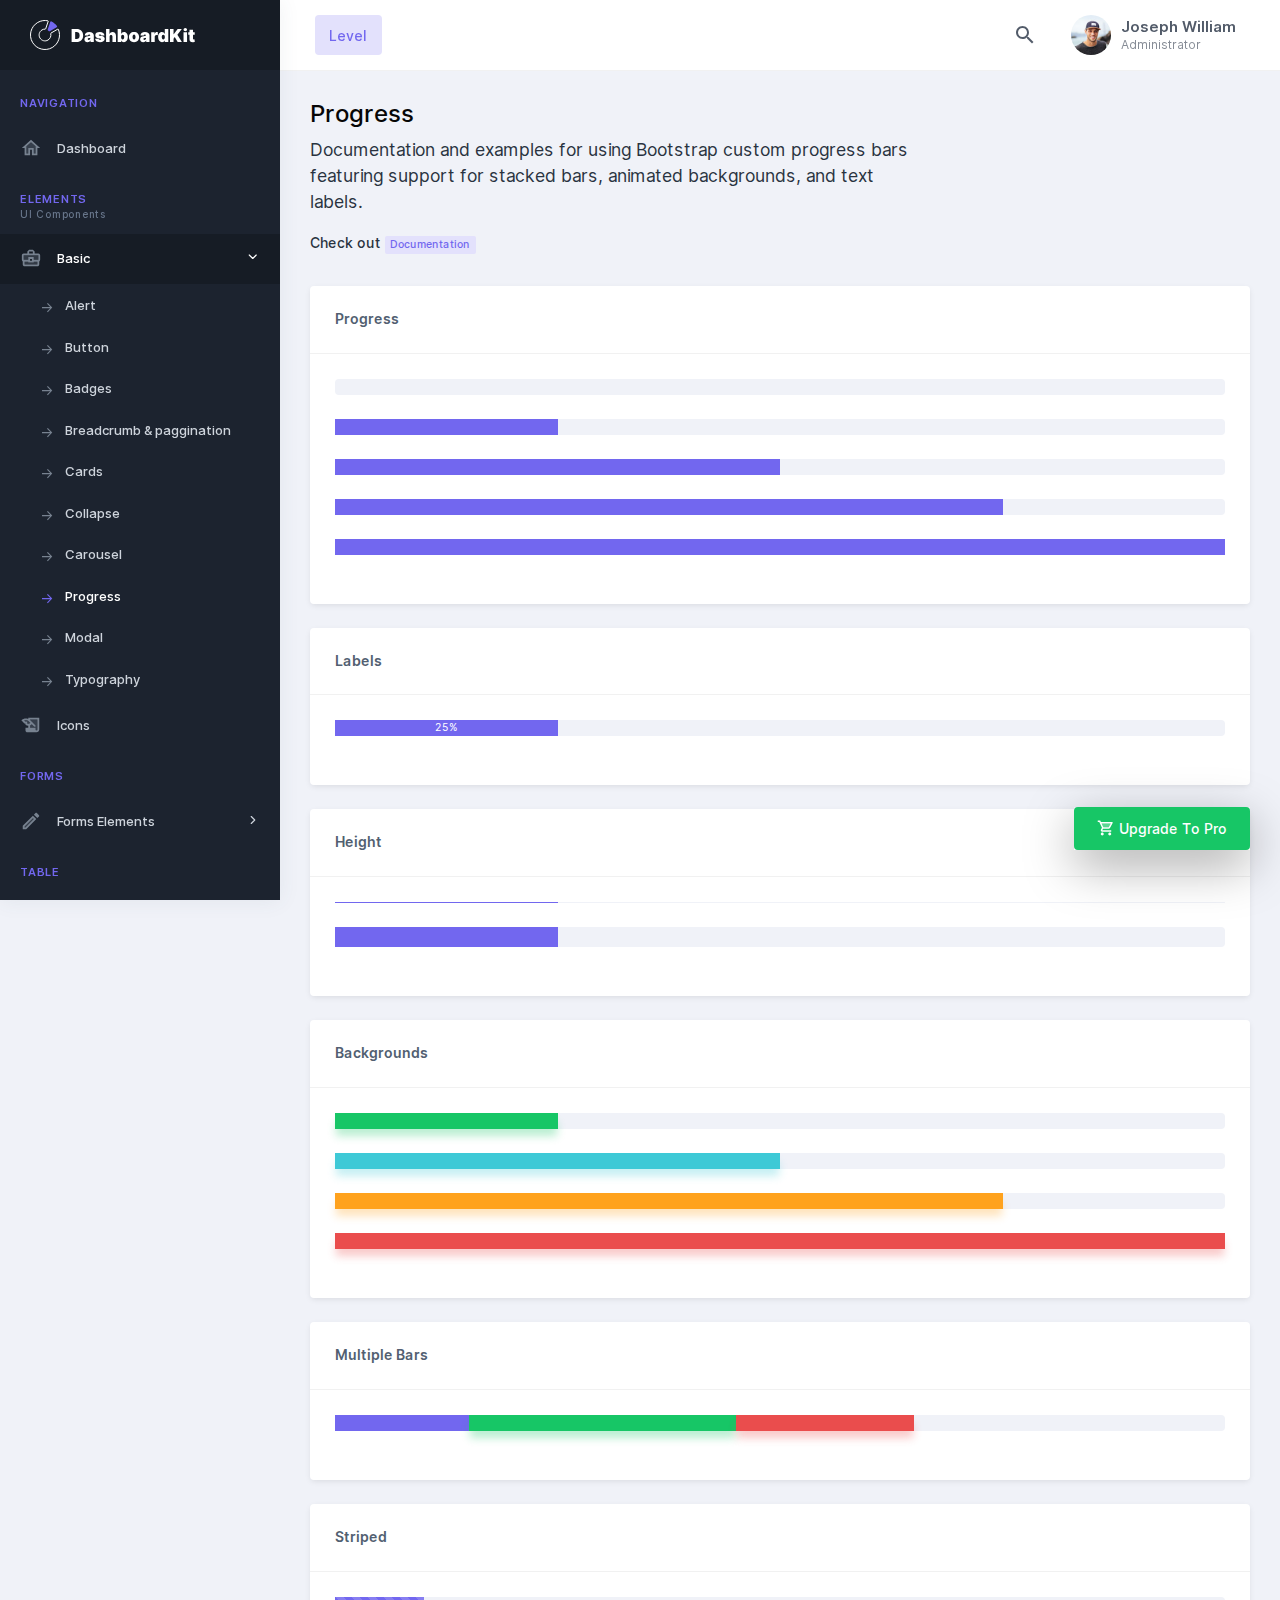
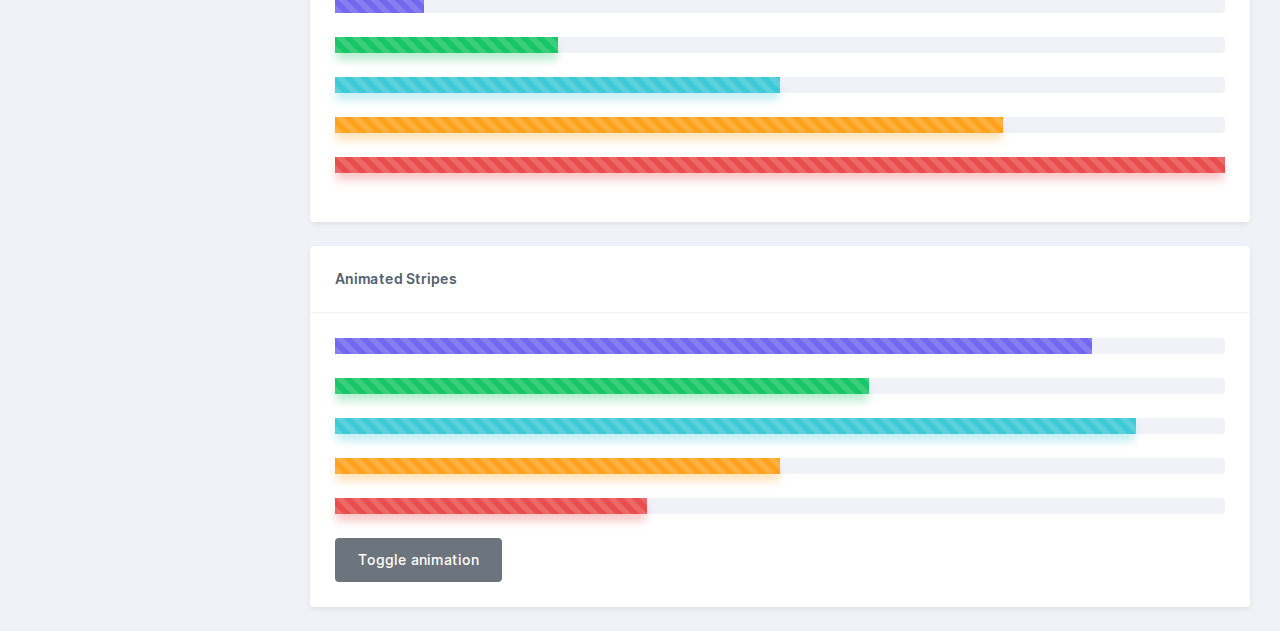
<file: PlantillaProyectos/dist/bc_progress.html>
<!DOCTYPE html>
<html lang="en">
<head>
	<title>DashboardKit Bootstrap 5 Admin Template</title>
	<!-- HTML5 Shim and Respond.js IE11 support of HTML5 elements and media queries -->
	<!-- WARNING: Respond.js doesn't work if you view the page via file:// -->
	<!--[if lt IE 11]>
		<script src="https://oss.maxcdn.com/libs/html5shiv/3.7.0/html5shiv.js"></script>
		<script src="https://oss.maxcdn.com/libs/respond.js/1.4.2/respond.min.js"></script>
		<![endif]-->
	<!-- Meta -->
	<meta charset="utf-8">
	<meta name="viewport" content="width=device-width, initial-scale=1.0, user-scalable=0, minimal-ui">
	<meta http-equiv="X-UA-Compatible" content="IE=edge" />
	<meta name="description" content="DashboardKit is made using Bootstrap 5 design framework. Download the free admin template & use it for your project.">
	<meta name="keywords" content="DashboardKit, Dashboard Kit, Dashboard UI Kit, Bootstrap 5, Admin Template, Admin Dashboard, CRM, CMS, Free Bootstrap Admin Template">
	<meta name="author" content="DashboardKit ">


	<!-- Favicon icon -->
	<link rel="icon" href="assets/images/favicon.svg" type="image/x-icon">

	<!-- font css -->
	<link rel="stylesheet" href="assets/fonts/feather.css">
	<link rel="stylesheet" href="assets/fonts/fontawesome.css">
	<link rel="stylesheet" href="assets/fonts/material.css">

	<!-- vendor css -->
	<link rel="stylesheet" href="assets/css/style.css" id="main-style-link">

</head>

<body class="">
	<!-- [ Pre-loader ] start -->
	<div class="loader-bg">
		<div class="loader-track">
			<div class="loader-fill"></div>
		</div>
	</div>
	<!-- [ Pre-loader ] End -->
	<!-- [ Mobile header ] start -->
	<div class="pc-mob-header pc-header">
		<div class="pcm-logo">
			<img src="assets/images/logo.svg" alt="" class="logo logo-lg">
		</div>
		<div class="pcm-toolbar">
			<a href="#!" class="pc-head-link" id="mobile-collapse">
				<div class="hamburger hamburger--arrowturn">
					<div class="hamburger-box">
						<div class="hamburger-inner"></div>
					</div>
				</div>
			</a>
			<a href="#!" class="pc-head-link" id="headerdrp-collapse">
				<i data-feather="align-right"></i>
			</a>
			<a href="#!" class="pc-head-link" id="header-collapse">
				<i data-feather="more-vertical"></i>
			</a>
		</div>
	</div>
	<!-- [ Mobile header ] End -->

	<!-- [ navigation menu ] start -->
	<nav class="pc-sidebar ">
		<div class="navbar-wrapper">
			<div class="m-header">
				<a href="index.html" class="b-brand">
					<!-- ========   change your logo hear   ============ -->
					<img src="assets/images/logo.svg" alt="" class="logo logo-lg">
					<img src="assets/images/logo-sm.svg" alt="" class="logo logo-sm">
				</a>
			</div>
			<div class="navbar-content">
				<ul class="pc-navbar">
					<li class="pc-item pc-caption">
						<label>Navigation</label>
					</li>
					<li class="pc-item">
						<a href="index.html" class="pc-link "><span class="pc-micon"><i class="material-icons-two-tone">home</i></span><span class="pc-mtext">Dashboard</span></a>
					</li>
					<li class="pc-item pc-caption">
						<label>Elements</label>
						<span>UI Components</span>
					</li>
					<li class="pc-item pc-hasmenu">
						<a href="#!" class="pc-link "><span class="pc-micon"><i class="material-icons-two-tone">business_center</i></span><span class="pc-mtext">Basic</span><span class="pc-arrow"><i data-feather="chevron-right"></i></span></a>
						<ul class="pc-submenu">
							<li class="pc-item"><a class="pc-link" href="bc_alert.html">Alert</a></li>
							<li class="pc-item"><a class="pc-link" href="bc_button.html">Button</a></li>
							<li class="pc-item"><a class="pc-link" href="bc_badges.html">Badges</a></li>
							<li class="pc-item"><a class="pc-link" href="bc_breadcrumb-pagination.html">Breadcrumb & paggination</a></li>
							<li class="pc-item"><a class="pc-link" href="bc_card.html">Cards</a></li>
							<li class="pc-item"><a class="pc-link" href="bc_collapse.html">Collapse</a></li>
							<li class="pc-item"><a class="pc-link" href="bc_carousel.html">Carousel</a></li>
							<li class="pc-item"><a class="pc-link" href="bc_progress.html">Progress</a></li>
							<li class="pc-item"><a class="pc-link" href="bc_modal.html">Modal</a></li>

							<li class="pc-item"><a class="pc-link" href="bc_typography.html">Typography</a></li>
						</ul>
					</li>
					<li class="pc-item">
						<a href="icon-feather.html" class="pc-link "><span class="pc-micon"><i class="material-icons-two-tone">history_edu</i></span><span class="pc-mtext">Icons</span></a>
					</li>
					<li class="pc-item pc-caption">
						<label>Forms</label>
					</li>
					<li class="pc-item pc-hasmenu">
						<a href="#!" class="pc-link "><span class="pc-micon"><i class="material-icons-two-tone">edit</i></span><span class="pc-mtext">Forms Elements</span><span class="pc-arrow"><i data-feather="chevron-right"></i></span></a>
						<ul class="pc-submenu">
							<li class="pc-item"><a class="pc-link" href="form_elements.html">Form Basic</a></li>
							<li class="pc-item"><a class="pc-link" href="form2_input_group.html">Input Groups</a></li>
							<li class="pc-item"><a class="pc-link" href="form2_checkbox.html">Checkbox</a></li>
							<li class="pc-item"><a class="pc-link" href="form2_radio.html">Radio</a></li>
						</ul>
					</li>
					<li class="pc-item pc-caption">
						<label>table</label>
					</li>
					<li class="pc-item">
						<a href="tbl_bootstrap.html" class="pc-link "><span class="pc-micon"><i class="material-icons-two-tone">table_rows</i></span><span class="pc-mtext">Bootstrap table</span></a>
					</li>
					<li class="pc-item pc-caption">
						<label>Chart & Maps</label>
						<span>Tones of readymade charts</span>
					</li>
					<li class="pc-item">
						<a href="chart-apex.html" class="pc-link "><span class="pc-micon"><i class="material-icons-two-tone">bubble_chart</i></span><span class="pc-mtext">Chart</span></a>
					</li>
					<li class="pc-item">
						<a href="map-google.html" class="pc-link "><span class="pc-micon"><i class="material-icons-two-tone">my_location</i></span><span class="pc-mtext">Maps</span></a>
					</li>
					<li class="pc-item pc-caption">
						<label>Pages</label>
						<span>Redymade Pages</span>
					</li>
					<li class="pc-item pc-hasmenu">
						<a href="#!" class="pc-link"><span class="pc-micon"><i class="material-icons-two-tone">https</i></span><span class="pc-mtext">Authentication</span><span class="pc-arrow"><i data-feather="chevron-right"></i></span></a>
						<ul class="pc-submenu">
							<li class="pc-item"><a class="pc-link" href="auth-signup.html" target="_blank">Sign up</a></li>
							<li class="pc-item"><a class="pc-link" href="auth-signin.html" target="_blank">Sign in</a></li>
						</ul>
					</li>
					<li class="pc-item pc-caption">
						<label>Other</label>
						<span>Extra more things</span>
					</li>
					<li class="pc-item pc-hasmenu">
						<a href="#!" class="pc-link"><span class="pc-micon"><i class="material-icons-two-tone">list_alt</i></span><span class="pc-mtext">Menu levels</span><span class="pc-arrow"><i data-feather="chevron-right"></i></span></a>
						<ul class="pc-submenu">
							<li class="pc-item"><a class="pc-link" href="#!">Menu Level 2.1</a></li>
							<li class="pc-item pc-hasmenu">
								<a href="#!" class="pc-link">Menu level 2.2<span class="pc-arrow"><i data-feather="chevron-right"></i></span></a>
								<ul class="pc-submenu">
									<li class="pc-item"><a class="pc-link" href="#!">Menu level 3.1</a></li>
									<li class="pc-item"><a class="pc-link" href="#!">Menu level 3.2</a></li>
									<li class="pc-item pc-hasmenu">
										<a href="#!" class="pc-link">Menu level 3.3<span class="pc-arrow"><i data-feather="chevron-right"></i></span></a>
										<ul class="pc-submenu">
											<li class="pc-item"><a class="pc-link" href="#!">Menu level 4.1</a></li>
											<li class="pc-item"><a class="pc-link" href="#!">Menu level 4.2</a></li>
										</ul>
									</li>
								</ul>
							</li>
							<li class="pc-item pc-hasmenu">
								<a href="#!" class="pc-link">Menu level 2.3<span class="pc-arrow"><i data-feather="chevron-right"></i></span></a>
								<ul class="pc-submenu">
									<li class="pc-item"><a class="pc-link" href="#!">Menu level 3.1</a></li>
									<li class="pc-item"><a class="pc-link" href="#!">Menu level 3.2</a></li>
									<li class="pc-item pc-hasmenu">
										<a href="#!" class="pc-link">Menu level 3.3<span class="pc-arrow"><i data-feather="chevron-right"></i></span></a>
										<ul class="pc-submenu">
											<li class="pc-item"><a class="pc-link" href="#!">Menu level 4.1</a></li>
											<li class="pc-item"><a class="pc-link" href="#!">Menu level 4.2</a></li>
										</ul>
									</li>
								</ul>
							</li>
						</ul>
					</li>
					<li class="pc-item"><a href="sample-page.html" class="pc-link "><span class="pc-micon"><i class="material-icons-two-tone">storefront</i></span><span class="pc-mtext">Sample page</span></a></li>

				</ul>
			</div>
		</div>
	</nav>
	<!-- [ navigation menu ] end -->
	<!-- [ Header ] start -->
	<header class="pc-header ">
		<div class="header-wrapper">
			<div class="mr-auto pc-mob-drp">
				<ul class="list-unstyled">
					<li class="dropdown pc-h-item">
						<a class="pc-head-link active dropdown-toggle arrow-none mr-0" data-toggle="dropdown" href="#" role="button" aria-haspopup="false" aria-expanded="false">
							Level
						</a>
						<div class="dropdown-menu pc-h-dropdown">
							<a href="#!" class="dropdown-item">
								<i class="material-icons-two-tone">account_circle</i>
								<span>My Account</span>
							</a>
							<div class="pc-level-menu">
								<a href="#!" class="dropdown-item">
									<i class="material-icons-two-tone">list_alt</i>
									<span class="float-right"><i data-feather="chevron-right" class="mr-0"></i></span>
									<span>Level2.1</span>
								</a>
								<div class="dropdown-menu pc-h-dropdown">
									<a href="#!" class="dropdown-item">
										<i class="fas fa-circle"></i>
										<span>My Account</span>
									</a>
									<a href="#!" class="dropdown-item">
										<i class="fas fa-circle"></i>
										<span>Settings</span>
									</a>
									<a href="#!" class="dropdown-item">
										<i class="fas fa-circle"></i>
										<span>Support</span>
									</a>
									<a href="#!" class="dropdown-item">
										<i class="fas fa-circle"></i>
										<span>Lock Screen</span>
									</a>
									<a href="#!" class="dropdown-item">
										<i class="fas fa-circle"></i>
										<span>Logout</span>
									</a>
								</div>
							</div>
							<a href="#!" class="dropdown-item">
								<i class="material-icons-two-tone">settings</i>
								<span>Settings</span>
							</a>
							<a href="#!" class="dropdown-item">
								<i class="material-icons-two-tone">support</i>
								<span>Support</span>
							</a>
							<a href="#!" class="dropdown-item">
								<i class="material-icons-two-tone">https</i>
								<span>Lock Screen</span>
							</a>
							<a href="#!" class="dropdown-item">
								<i class="material-icons-two-tone">chrome_reader_mode</i>
								<span>Logout</span>
							</a>
						</div>
					</li>
				</ul>
			</div>
			<div class="ml-auto">
				<ul class="list-unstyled">
					<li class="dropdown pc-h-item">
						<a class="pc-head-link dropdown-toggle arrow-none mr-0" data-toggle="dropdown" href="#" role="button" aria-haspopup="false" aria-expanded="false">
							<i class="material-icons-two-tone">search</i>
						</a>
						<div class="dropdown-menu dropdown-menu-right pc-h-dropdown drp-search">
							<form class="px-3">
								<div class="form-group mb-0 d-flex align-items-center">
									<i data-feather="search"></i>
									<input type="search" class="form-control border-0 shadow-none" placeholder="Search here. . .">
								</div>
							</form>
						</div>
					</li>
					<li class="dropdown pc-h-item">
						<a class="pc-head-link dropdown-toggle arrow-none mr-0" data-toggle="dropdown" href="#" role="button" aria-haspopup="false" aria-expanded="false">
							<img src="assets/images/user/avatar-2.jpg" alt="user-image" class="user-avtar">
							<span>
								<span class="user-name">Joseph William</span>
								<span class="user-desc">Administrator</span>
							</span>
						</a>
						<div class="dropdown-menu dropdown-menu-right pc-h-dropdown">
							<div class=" dropdown-header">
								<h5 class="text-overflow m-0"><span class="badge bg-light-primary"><a href="https://gumroad.com/dashboardkit" target="_blank">Upgrade to Pro</a></span></h5>
							</div>
				
							<a href="auth-signin.html" class="dropdown-item">
								<i class="material-icons-two-tone">chrome_reader_mode</i>
								<span>Logout</span>
							</a>
						</div>
					</li>
				</ul>
			</div>

		</div>
	</header>
	<!-- [ Header ] end -->

<!-- [ Main Content ] start -->
<div class="pc-container">
	<div class="pcoded-content">
		<!-- [ Main Content ] start -->
		<div class="row mb-3">
				<div class="col-md-8">
					<h3>Progress</h3>
					<p class="lead">Documentation and examples for using Bootstrap custom progress bars featuring support for stacked bars, animated backgrounds, and text labels.</p>
					<p class="f-w-500">Check out <a href="http://html.phoenixcoded.net/nextro-new/docs/index-bc-package.html#page-progress" target="_blank" class="badge bg-light-primary">Documentation</a></p>
				</div>
		</div>
		<div class="row">
			<!-- [ progress ] start -->
			<div class="col-sm-12">
				<div class="card">
					<div class="card-header">
						<h5>Progress</h5>
					</div>
					<div class="card-body">
						<div class="progress mb-4">
							<div class="progress-bar" role="progressbar" aria-valuenow="0" aria-valuemin="0" aria-valuemax="100"></div>
						</div>
						<div class="progress mb-4">
							<div class="progress-bar" role="progressbar" style="width: 25%" aria-valuenow="25" aria-valuemin="0" aria-valuemax="100"></div>
						</div>
						<div class="progress mb-4">
							<div class="progress-bar" role="progressbar" style="width: 50%" aria-valuenow="50" aria-valuemin="0" aria-valuemax="100"></div>
						</div>
						<div class="progress mb-4">
							<div class="progress-bar" role="progressbar" style="width: 75%" aria-valuenow="75" aria-valuemin="0" aria-valuemax="100"></div>
						</div>
						<div class="progress mb-4">
							<div class="progress-bar" role="progressbar" style="width: 100%" aria-valuenow="100" aria-valuemin="0" aria-valuemax="100"></div>
						</div>
					</div>
				</div>
				<div class="card">
					<div class="card-header">
						<h5>Labels</h5>
					</div>
					<div class="card-body">
						<div class="progress mb-4">
							<div class="progress-bar" role="progressbar" style="width: 25%;" aria-valuenow="25" aria-valuemin="0" aria-valuemax="100">25%</div>
						</div>
					</div>
				</div>
				<div class="card">
					<div class="card-header">
						<h5>Height</h5>
					</div>
					<div class="card-body">
						<div class="progress mb-4" style="height: 1px;">
							<div class="progress-bar" role="progressbar" style="width: 25%;" aria-valuenow="25" aria-valuemin="0" aria-valuemax="100"></div>
						</div>
						<div class="progress mb-4" style="height: 20px;">
							<div class="progress-bar" role="progressbar" style="width: 25%;" aria-valuenow="25" aria-valuemin="0" aria-valuemax="100"></div>
						</div>
					</div>
				</div>
				<div class="card">
					<div class="card-header">
						<h5>Backgrounds</h5>
					</div>
					<div class="card-body">
						<div class="progress mb-4">
							<div class="progress-bar bg-success" role="progressbar" style="width: 25%" aria-valuenow="25" aria-valuemin="0" aria-valuemax="100"></div>
						</div>
						<div class="progress mb-4">
							<div class="progress-bar bg-info" role="progressbar" style="width: 50%" aria-valuenow="50" aria-valuemin="0" aria-valuemax="100"></div>
						</div>
						<div class="progress mb-4">
							<div class="progress-bar bg-warning" role="progressbar" style="width: 75%" aria-valuenow="75" aria-valuemin="0" aria-valuemax="100"></div>
						</div>
						<div class="progress mb-4">
							<div class="progress-bar bg-danger" role="progressbar" style="width: 100%" aria-valuenow="100" aria-valuemin="0" aria-valuemax="100"></div>
						</div>
					</div>
				</div>
				<div class="card">
					<div class="card-header">
						<h5>Multiple Bars</h5>
					</div>
					<div class="card-body">
						<div class="progress mb-4">
							<div class="progress-bar" role="progressbar" style="width: 15%" aria-valuenow="15" aria-valuemin="0" aria-valuemax="100"></div>
							<div class="progress-bar bg-success" role="progressbar" style="width: 30%" aria-valuenow="30" aria-valuemin="0" aria-valuemax="100"></div>
							<div class="progress-bar bg-danger" role="progressbar" style="width: 20%" aria-valuenow="20" aria-valuemin="0" aria-valuemax="100"></div>
						</div>
					</div>
				</div>
				<div class="card">
					<div class="card-header">
						<h5>Striped</h5>
					</div>
					<div class="card-body">
						<div class="progress mb-4">
							<div class="progress-bar progress-bar-striped" role="progressbar" style="width: 10%" aria-valuenow="10" aria-valuemin="0" aria-valuemax="100"></div>
						</div>
						<div class="progress mb-4">
							<div class="progress-bar progress-bar-striped bg-success" role="progressbar" style="width: 25%" aria-valuenow="25" aria-valuemin="0" aria-valuemax="100"></div>
						</div>
						<div class="progress mb-4">
							<div class="progress-bar progress-bar-striped bg-info" role="progressbar" style="width: 50%" aria-valuenow="50" aria-valuemin="0" aria-valuemax="100"></div>
						</div>
						<div class="progress mb-4">
							<div class="progress-bar progress-bar-striped bg-warning" role="progressbar" style="width: 75%" aria-valuenow="75" aria-valuemin="0" aria-valuemax="100"></div>
						</div>
						<div class="progress mb-4">
							<div class="progress-bar progress-bar-striped bg-danger" role="progressbar" style="width: 100%" aria-valuenow="100" aria-valuemin="0" aria-valuemax="100"></div>
						</div>
					</div>
				</div>
				<div class="card">
					<div class="card-header">
						<h5>Animated Stripes</h5>
					</div>
					<div class="card-body">
						<div class="progress mb-4">
							<div class="progress-bar progress-bar-striped" role="progressbar" aria-valuenow="85" aria-valuemin="0" aria-valuemax="100" style="width: 85%"></div>
						</div>
						<div class="progress mb-4">
							<div class="progress-bar progress-bar-striped bg-success" role="progressbar" aria-valuenow="60" aria-valuemin="0" aria-valuemax="100" style="width: 60%"></div>
						</div>
						<div class="progress mb-4">
							<div class="progress-bar progress-bar-striped bg-info" role="progressbar" aria-valuenow="90" aria-valuemin="0" aria-valuemax="100" style="width: 90%"></div>
						</div>
						<div class="progress mb-4">
							<div class="progress-bar progress-bar-striped bg-warning" role="progressbar" aria-valuenow="50" aria-valuemin="0" aria-valuemax="100" style="width: 50%"></div>
						</div>
						<div class="progress mb-4">
							<div class="progress-bar progress-bar-striped bg-danger" role="progressbar" aria-valuenow="35" aria-valuemin="0" aria-valuemax="100" style="width: 35%"></div>
						</div>
						<button type="button" class="btn  btn-secondary bd-toggle-animated-progress" data-toggle="button" aria-pressed="false">Toggle animation</button>
					</div>
				</div>
			</div>
			<!-- [ progress ] end -->
		</div>
		<!-- [ Main Content ] end -->
	</div>
</div>
<!-- [ Main Content ] end -->
    <!-- Warning Section start -->
    <!-- Older IE warning message -->
    <!--[if lt IE 11]>
        <div class="ie-warning">
            <h1>Warning!!</h1>
            <p>You are using an outdated version of Internet Explorer, please upgrade
               <br/>to any of the following web browsers to access this website.
            </p>
            <div class="iew-container">
                <ul class="iew-download">
                    <li>
                        <a href="http://www.google.com/chrome/">
                            <img src="assets/images/browser/chrome.png" alt="Chrome">
                            <div>Chrome</div>
                        </a>
                    </li>
                    <li>
                        <a href="https://www.mozilla.org/en-US/firefox/new/">
                            <img src="assets/images/browser/firefox.png" alt="Firefox">
                            <div>Firefox</div>
                        </a>
                    </li>
                    <li>
                        <a href="http://www.opera.com">
                            <img src="assets/images/browser/opera.png" alt="Opera">
                            <div>Opera</div>
                        </a>
                    </li>
                    <li>
                        <a href="https://www.apple.com/safari/">
                            <img src="assets/images/browser/safari.png" alt="Safari">
                            <div>Safari</div>
                        </a>
                    </li>
                    <li>
                        <a href="http://windows.microsoft.com/en-us/internet-explorer/download-ie">
                            <img src="assets/images/browser/ie.png" alt="">
                            <div>IE (11 & above)</div>
                        </a>
                    </li>
                </ul>
            </div>
            <p>Sorry for the inconvenience!</p>
        </div>
    <![endif]-->
    <!-- Warning Section Ends -->
    <!-- Required Js -->
    <script src="assets/js/vendor-all.min.js"></script>
    <script src="assets/js/plugins/bootstrap.min.js"></script>
    <script src="assets/js/plugins/feather.min.js"></script>
    <script src="assets/js/pcoded.min.js"></script>
    <!-- <script src="https://cdnjs.cloudflare.com/ajax/libs/highlight.js/9.12.0/highlight.min.js"></script> -->
    <!-- <script src="assets/js/plugins/clipboard.min.js"></script> -->
    <!-- <script src="assets/js/uikit.min.js"></script> -->

<script>
	$(".bd-toggle-animated-progress").on("click", function() {
		$(this).siblings(".progress").find(".progress-bar-striped").toggleClass("progress-bar-animated")
	})
</script>
<script>
    $("body").append('<div class="fixed-button active"><a href="https://gumroad.com/dashboardkit" target="_blank" class="btn btn-md btn-success"><i class="material-icons-two-tone text-white">shopping_cart</i> Upgrade To Pro</a> </div>');
</script>

</body>

</html>
</file>
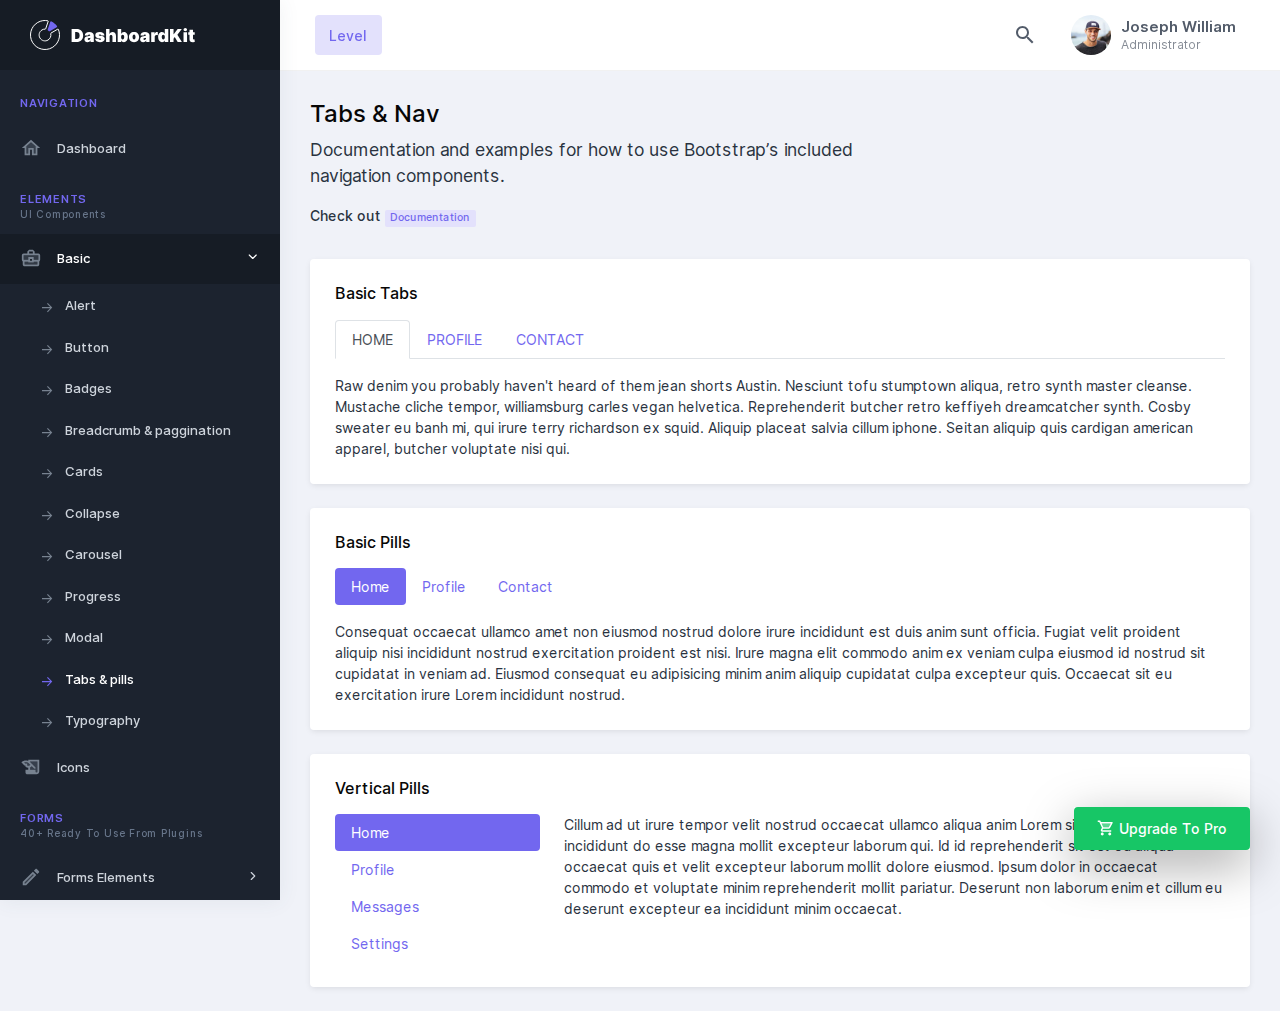
<file: PlantillaProyectos/dist/bc_tabs.html>
<!DOCTYPE html>
<html lang="en">
<head>
	<title>DashboardKit Bootstrap 5 Admin Template</title>
	<!-- HTML5 Shim and Respond.js IE11 support of HTML5 elements and media queries -->
	<!-- WARNING: Respond.js doesn't work if you view the page via file:// -->
	<!--[if lt IE 11]>
		<script src="https://oss.maxcdn.com/libs/html5shiv/3.7.0/html5shiv.js"></script>
		<script src="https://oss.maxcdn.com/libs/respond.js/1.4.2/respond.min.js"></script>
		<![endif]-->
	<!-- Meta -->
	<meta charset="utf-8">
	<meta name="viewport" content="width=device-width, initial-scale=1.0, user-scalable=0, minimal-ui">
	<meta http-equiv="X-UA-Compatible" content="IE=edge" />
	<meta name="description" content="" />
	<meta name="keywords" content="">
	<meta name="author" content="Phoenixcoded" />

	<!-- Favicon icon -->
	<link rel="icon" href="assets/images/favicon.svg" type="image/x-icon">

	<!-- font css -->
	<link rel="stylesheet" href="assets/fonts/feather.css">
	<link rel="stylesheet" href="assets/fonts/fontawesome.css">
	<link rel="stylesheet" href="assets/fonts/material.css">

	<!-- vendor css -->
	<link rel="stylesheet" href="assets/css/style.css" id="main-style-link">

</head>

<body class="">
	<!-- [ Pre-loader ] start -->
	<div class="loader-bg">
		<div class="loader-track">
			<div class="loader-fill"></div>
		</div>
	</div>
	<!-- [ Pre-loader ] End -->
	<!-- [ Mobile header ] start -->
	<div class="pc-mob-header pc-header">
		<div class="pcm-logo">
			<img src="assets/images/logo.svg" alt="" class="logo logo-lg">
		</div>
		<div class="pcm-toolbar">
			<a href="#!" class="pc-head-link" id="mobile-collapse">
				<div class="hamburger hamburger--arrowturn">
					<div class="hamburger-box">
						<div class="hamburger-inner"></div>
					</div>
				</div>
			</a>
			<a href="#!" class="pc-head-link" id="headerdrp-collapse">
				<i data-feather="align-right"></i>
			</a>
			<a href="#!" class="pc-head-link" id="header-collapse">
				<i data-feather="more-vertical"></i>
			</a>
		</div>
	</div>
	<!-- [ Mobile header ] End -->

	<!-- [ navigation menu ] start -->
	<nav class="pc-sidebar ">
		<div class="navbar-wrapper">
			<div class="m-header">
				<a href="index.html" class="b-brand">
					<!-- ========   change your logo hear   ============ -->
					<img src="assets/images/logo.svg" alt="" class="logo logo-lg">
					<img src="assets/images/logo-sm.svg" alt="" class="logo logo-sm">
				</a>
			</div>
			<div class="navbar-content">
				<ul class="pc-navbar">
					<li class="pc-item pc-caption">
						<label>Navigation</label>
					</li>
					<li class="pc-item">
						<a href="index.html" class="pc-link "><span class="pc-micon"><i class="material-icons-two-tone">home</i></span><span class="pc-mtext">Dashboard</span></a>
					</li>
					<li class="pc-item pc-caption">
						<label>Elements</label>
						<span>UI Components</span>
					</li>
					<li class="pc-item pc-hasmenu">
						<a href="#!" class="pc-link "><span class="pc-micon"><i class="material-icons-two-tone">business_center</i></span><span class="pc-mtext">Basic</span><span class="pc-arrow"><i data-feather="chevron-right"></i></span></a>
						<ul class="pc-submenu">
							<li class="pc-item"><a class="pc-link" href="bc_alert.html">Alert</a></li>
							<li class="pc-item"><a class="pc-link" href="bc_button.html">Button</a></li>
							<li class="pc-item"><a class="pc-link" href="bc_badges.html">Badges</a></li>
							<li class="pc-item"><a class="pc-link" href="bc_breadcrumb-pagination.html">Breadcrumb & paggination</a></li>
							<li class="pc-item"><a class="pc-link" href="bc_card.html">Cards</a></li>
							<li class="pc-item"><a class="pc-link" href="bc_collapse.html">Collapse</a></li>
							<li class="pc-item"><a class="pc-link" href="bc_carousel.html">Carousel</a></li>
							<li class="pc-item"><a class="pc-link" href="bc_progress.html">Progress</a></li>
							<li class="pc-item"><a class="pc-link" href="bc_modal.html">Modal</a></li>
							<li class="pc-item"><a class="pc-link" href="bc_tabs.html">Tabs & pills</a></li>
							<li class="pc-item"><a class="pc-link" href="bc_typography.html">Typography</a></li>
						</ul>
					</li>
					<li class="pc-item">
						<a href="icon-feather.html" class="pc-link "><span class="pc-micon"><i class="material-icons-two-tone">history_edu</i></span><span class="pc-mtext">Icons</span></a>
					</li>
					<li class="pc-item pc-caption">
						<label>Forms</label>
						<span>40+ Ready to Use From plugins</span>
					</li>
					<li class="pc-item pc-hasmenu">
						<a href="#!" class="pc-link "><span class="pc-micon"><i class="material-icons-two-tone">edit</i></span><span class="pc-mtext">Forms Elements</span><span class="pc-arrow"><i data-feather="chevron-right"></i></span></a>
						<ul class="pc-submenu">
							<li class="pc-item"><a class="pc-link" href="form_elements.html">Form Basic</a></li>
							<li class="pc-item"><a class="pc-link" href="form2_basic.html">Form Options</a></li>
							<li class="pc-item"><a class="pc-link" href="form2_input_group.html">Input Groups</a></li>
							<li class="pc-item"><a class="pc-link" href="form2_checkbox.html">Checkbox</a></li>
							<li class="pc-item"><a class="pc-link" href="form2_radio.html">Radio</a></li>
						</ul>
					</li>
					<li class="pc-item pc-caption">
						<label>table</label>
						<span>Advance Datatable Integrated</span>
					</li>
					<li class="pc-item">
						<a href="tbl_bootstrap.html" class="pc-link "><span class="pc-micon"><i class="material-icons-two-tone">table_rows</i></span><span class="pc-mtext">Bootstrap table</span></a>
					</li>
					<li class="pc-item pc-caption">
						<label>Chart & Maps</label>
						<span>Tones of readymade charts</span>
					</li>
					<li class="pc-item">
						<a href="chart-apex.html" class="pc-link "><span class="pc-micon"><i class="material-icons-two-tone">bubble_chart</i></span><span class="pc-mtext">Chart</span></a>
					</li>
					<li class="pc-item">
						<a href="map-google.html" class="pc-link "><span class="pc-micon"><i class="material-icons-two-tone">my_location</i></span><span class="pc-mtext">Maps</span></a>
					</li>
					<li class="pc-item pc-caption">
						<label>Pages</label>
						<span>Redymade Pages</span>
					</li>
					<li class="pc-item pc-hasmenu">
						<a href="#!" class="pc-link"><span class="pc-micon"><i class="material-icons-two-tone">https</i></span><span class="pc-mtext">Authentication</span><span class="pc-arrow"><i data-feather="chevron-right"></i></span></a>
						<ul class="pc-submenu">
							<li class="pc-item"><a class="pc-link" href="auth-signup.html" target="_blank">Sign up</a></li>
							<li class="pc-item"><a class="pc-link" href="auth-signin.html" target="_blank">Sign in</a></li>
						</ul>
					</li>
					<li class="pc-item pc-caption">
						<label>Other</label>
						<span>Extra more things</span>
					</li>
					<li class="pc-item pc-hasmenu">
						<a href="#!" class="pc-link"><span class="pc-micon"><i class="material-icons-two-tone">list_alt</i></span><span class="pc-mtext">Menu levels</span><span class="pc-arrow"><i data-feather="chevron-right"></i></span></a>
						<ul class="pc-submenu">
							<li class="pc-item"><a class="pc-link" href="#!">Menu Level 2.1</a></li>
							<li class="pc-item pc-hasmenu">
								<a href="#!" class="pc-link">Menu level 2.2<span class="pc-arrow"><i data-feather="chevron-right"></i></span></a>
								<ul class="pc-submenu">
									<li class="pc-item"><a class="pc-link" href="#!">Menu level 3.1</a></li>
									<li class="pc-item"><a class="pc-link" href="#!">Menu level 3.2</a></li>
									<li class="pc-item pc-hasmenu">
										<a href="#!" class="pc-link">Menu level 3.3<span class="pc-arrow"><i data-feather="chevron-right"></i></span></a>
										<ul class="pc-submenu">
											<li class="pc-item"><a class="pc-link" href="#!">Menu level 4.1</a></li>
											<li class="pc-item"><a class="pc-link" href="#!">Menu level 4.2</a></li>
										</ul>
									</li>
								</ul>
							</li>
							<li class="pc-item pc-hasmenu">
								<a href="#!" class="pc-link">Menu level 2.3<span class="pc-arrow"><i data-feather="chevron-right"></i></span></a>
								<ul class="pc-submenu">
									<li class="pc-item"><a class="pc-link" href="#!">Menu level 3.1</a></li>
									<li class="pc-item"><a class="pc-link" href="#!">Menu level 3.2</a></li>
									<li class="pc-item pc-hasmenu">
										<a href="#!" class="pc-link">Menu level 3.3<span class="pc-arrow"><i data-feather="chevron-right"></i></span></a>
										<ul class="pc-submenu">
											<li class="pc-item"><a class="pc-link" href="#!">Menu level 4.1</a></li>
											<li class="pc-item"><a class="pc-link" href="#!">Menu level 4.2</a></li>
										</ul>
									</li>
								</ul>
							</li>
						</ul>
					</li>
					<li class="pc-item"><a href="sample-page.html" class="pc-link "><span class="pc-micon"><i class="material-icons-two-tone">storefront</i></span><span class="pc-mtext">Sample page</span></a></li>

				</ul>
			</div>
		</div>
	</nav>
	<!-- [ navigation menu ] end -->
	<!-- [ Header ] start -->
	<header class="pc-header ">
		<div class="header-wrapper">
			<div class="mr-auto pc-mob-drp">
				<ul class="list-unstyled">
					<li class="dropdown pc-h-item">
						<a class="pc-head-link active dropdown-toggle arrow-none mr-0" data-toggle="dropdown" href="#" role="button" aria-haspopup="false" aria-expanded="false">
							Level
						</a>
						<div class="dropdown-menu pc-h-dropdown">
							<a href="#!" class="dropdown-item">
								<i class="material-icons-two-tone">account_circle</i>
								<span>My Account</span>
							</a>
							<div class="pc-level-menu">
								<a href="#!" class="dropdown-item">
									<i class="material-icons-two-tone">list_alt</i>
									<span class="float-right"><i data-feather="chevron-right" class="mr-0"></i></span>
									<span>Level2.1</span>
								</a>
								<div class="dropdown-menu pc-h-dropdown">
									<a href="#!" class="dropdown-item">
										<i class="fas fa-circle"></i>
										<span>My Account</span>
									</a>
									<a href="#!" class="dropdown-item">
										<i class="fas fa-circle"></i>
										<span>Settings</span>
									</a>
									<a href="#!" class="dropdown-item">
										<i class="fas fa-circle"></i>
										<span>Support</span>
									</a>
									<a href="#!" class="dropdown-item">
										<i class="fas fa-circle"></i>
										<span>Lock Screen</span>
									</a>
									<a href="#!" class="dropdown-item">
										<i class="fas fa-circle"></i>
										<span>Logout</span>
									</a>
								</div>
							</div>
							<a href="#!" class="dropdown-item">
								<i class="material-icons-two-tone">settings</i>
								<span>Settings</span>
							</a>
							<a href="#!" class="dropdown-item">
								<i class="material-icons-two-tone">support</i>
								<span>Support</span>
							</a>
							<a href="#!" class="dropdown-item">
								<i class="material-icons-two-tone">https</i>
								<span>Lock Screen</span>
							</a>
							<a href="#!" class="dropdown-item">
								<i class="material-icons-two-tone">chrome_reader_mode</i>
								<span>Logout</span>
							</a>
						</div>
					</li>
				</ul>
			</div>
			<div class="ml-auto">
				<ul class="list-unstyled">
					<li class="dropdown pc-h-item">
						<a class="pc-head-link dropdown-toggle arrow-none mr-0" data-toggle="dropdown" href="#" role="button" aria-haspopup="false" aria-expanded="false">
							<i class="material-icons-two-tone">search</i>
						</a>
						<div class="dropdown-menu dropdown-menu-right pc-h-dropdown drp-search">
							<form class="px-3">
								<div class="form-group mb-0 d-flex align-items-center">
									<i data-feather="search"></i>
									<input type="search" class="form-control border-0 shadow-none" placeholder="Search here. . .">
								</div>
							</form>
						</div>
					</li>
					<li class="dropdown pc-h-item">
						<a class="pc-head-link dropdown-toggle arrow-none mr-0" data-toggle="dropdown" href="#" role="button" aria-haspopup="false" aria-expanded="false">
							<img src="assets/images/user/avatar-2.jpg" alt="user-image" class="user-avtar">
							<span>
								<span class="user-name">Joseph William</span>
								<span class="user-desc">Administrator</span>
							</span>
						</a>
						<div class="dropdown-menu dropdown-menu-right pc-h-dropdown">
							<div class=" dropdown-header">
								<h5 class="text-overflow m-0"><span class="badge bg-light-warning">Trial</span></h5>
							</div>
							<a href="user-profile.html" class="dropdown-item">
								<i class="material-icons-two-tone">account_circle</i>
								<span>Profile</span>
							</a>

							<a href="auth-lockscreen.html" class="dropdown-item">
								<i class="material-icons-two-tone">https</i>
								<span>Lock Screen</span>
							</a>
							<a href="auth-signin-3.html" class="dropdown-item">
								<i class="material-icons-two-tone">chrome_reader_mode</i>
								<span>Logout</span>
							</a>
						</div>
					</li>
				</ul>
			</div>

		</div>
	</header>
	<!-- [ Header ] end -->

<!-- [ Main Content ] start -->
<div class="pc-container">
	<div class="pcoded-content">
		<!-- [ Main Content ] start -->
		<div class="row mb-3">
				<div class="col-md-8">
					<h3>Tabs & Nav</h3>
					<p class="lead">Documentation and examples for how to use Bootstrap’s included navigation components.</p>
					<p class="f-w-500">Check out <a href="http://html.phoenixcoded.net/nextro-new/docs/index-bc-package.html#page-tab" target="_blank" class="badge bg-light-primary">Documentation</a></p>
				</div>
		</div>
		<div class="row">
			<!-- [ tabs ] start -->
			<div class="col-sm-12">
				<div class="card">
					<div class="card-body">
						<h5 class="mb-3">Basic Tabs</h5>
						<ul class="nav nav-tabs mb-3" id="myTab" role="tablist">
							<li class="nav-item">
								<a class="nav-link active text-uppercase" id="home-tab" data-toggle="tab" href="#home" role="tab" aria-controls="home" aria-selected="true">Home</a>
							</li>
							<li class="nav-item">
								<a class="nav-link text-uppercase" id="profile-tab" data-toggle="tab" href="#profile" role="tab" aria-controls="profile" aria-selected="false">Profile</a>
							</li>
							<li class="nav-item">
								<a class="nav-link text-uppercase" id="contact-tab" data-toggle="tab" href="#contact" role="tab" aria-controls="contact" aria-selected="false">Contact</a>
							</li>
						</ul>
						<div class="tab-content" id="myTabContent">
							<div class="tab-pane fade show active" id="home" role="tabpanel" aria-labelledby="home-tab">
								<p class="mb-0">Raw denim you probably haven't heard of them jean shorts Austin. Nesciunt tofu stumptown aliqua, retro synth master cleanse. Mustache cliche tempor, williamsburg carles vegan helvetica.
									Reprehenderit
									butcher retro keffiyeh dreamcatcher synth. Cosby sweater eu banh mi, qui irure terry richardson ex squid. Aliquip placeat salvia cillum iphone. Seitan aliquip quis cardigan american apparel, butcher
									voluptate nisi qui.
								</p>
							</div>
							<div class="tab-pane fade" id="profile" role="tabpanel" aria-labelledby="profile-tab">
								<p class="mb-0">Food truck fixie locavore, accusamus mcsweeney's marfa nulla single-origin coffee squid. Exercitation +1 labore velit, blog sartorial PBR leggings next level wes anderson artisan four
									loko
									farm-to-table
									craft beer twee. Qui photo booth letterpress, commodo enim craft beer mlkshk aliquip jean shorts ullamco ad vinyl cillum PBR. Homo nostrud organic, assumenda labore aesthetic magna delectus mollit.
									Keytar helvetica VHS salvia yr, vero magna velit sapiente labore stumptown. Vegan fanny pack odio cillum wes anderson 8-bit, sustainable jean shorts beard ut DIY ethical culpa terry richardson
									biodiesel. Art party scenester stumptown, tumblr butcher vero sint qui sapiente accusamus tattooed echo park.</p>
							</div>
							<div class="tab-pane fade" id="contact" role="tabpanel" aria-labelledby="contact-tab">
								<p class="mb-0">Etsy mixtape wayfarers, ethical wes anderson tofu before they sold out mcsweeney's organic lomo retro fanny pack lo-fi farm-to-table readymade. Messenger bag gentrify pitchfork tattooed
									craft beer,
									iphone skateboard locavore carles etsy salvia banksy hoodie helvetica. DIY synth PBR banksy irony. Leggings gentrify squid 8-bit cred pitchfork. Williamsburg banh mi whatever gluten-free, carles
									pitchfork biodiesel fixie etsy retro mlkshk vice blog. Scenester cred you probably haven't heard of them, vinyl craft beer blog stumptown. Pitchfork sustainable tofu synth chambray yr.</p>
							</div>
						</div>
					</div>
				</div>
			</div>
			<div class="col-sm-12">
				<div class="card">
					<div class="card-body">
						<h5 class="mb-3">Basic Pills</h5>
						<ul class="nav nav-pills mb-3" id="pills-tab" role="tablist">
							<li class="nav-item">
								<a class="nav-link active" id="pills-home-tab" data-toggle="pill" href="#pills-home" role="tab" aria-controls="pills-home" aria-selected="true">Home</a>
							</li>
							<li class="nav-item">
								<a class="nav-link" id="pills-profile-tab" data-toggle="pill" href="#pills-profile" role="tab" aria-controls="pills-profile" aria-selected="false">Profile</a>
							</li>
							<li class="nav-item">
								<a class="nav-link" id="pills-contact-tab" data-toggle="pill" href="#pills-contact" role="tab" aria-controls="pills-contact" aria-selected="false">Contact</a>
							</li>
						</ul>
						<div class="tab-content" id="pills-tabContent">
							<div class="tab-pane fade show active" id="pills-home" role="tabpanel" aria-labelledby="pills-home-tab">
								<p class="mb-0">Consequat occaecat ullamco amet non eiusmod nostrud dolore irure incididunt est duis anim sunt officia. Fugiat velit proident aliquip nisi incididunt nostrud exercitation proident est
									nisi.
									Irure magna
									elit commodo anim ex veniam culpa eiusmod id nostrud sit cupidatat in veniam ad. Eiusmod consequat eu adipisicing minim anim aliquip cupidatat culpa excepteur quis. Occaecat sit eu exercitation
									irure
									Lorem incididunt nostrud.
								</p>
							</div>
							<div class="tab-pane fade" id="pills-profile" role="tabpanel" aria-labelledby="pills-profile-tab">
								<p class="mb-0">Ad pariatur nostrud pariatur exercitation ipsum ipsum culpa mollit commodo mollit ex. Aute sunt incididunt amet commodo est sint nisi deserunt pariatur do. Aliquip ex eiusmod voluptate
									exercitation
									cillum id incididunt elit sunt. Qui minim sit magna Lorem id et dolore velit Lorem amet exercitation duis deserunt. Anim id labore elit adipisicing ut in id occaecat pariatur ut ullamco ea tempor
									duis.
								</p>
							</div>
							<div class="tab-pane fade" id="pills-contact" role="tabpanel" aria-labelledby="pills-contact-tab">
								<p class="mb-0">Est quis nulla laborum officia ad nisi ex nostrud culpa Lorem excepteur aliquip dolor aliqua irure ex. Nulla ut duis ipsum nisi elit fugiat commodo sunt reprehenderit laborum veniam eu
									veniam. Eiusmod
									minim exercitation fugiat irure ex labore incididunt do fugiat commodo aliquip sit id deserunt reprehenderit aliquip nostrud. Amet ex cupidatat excepteur aute veniam incididunt mollit cupidatat esse
									irure officia elit do ipsum ullamco Lorem. Ullamco ut ad minim do mollit labore ipsum laboris ipsum commodo sunt tempor enim incididunt. Commodo quis sunt dolore aliquip aute tempor irure magna enim
									minim reprehenderit. Ullamco consectetur culpa veniam sint cillum aliqua incididunt velit ullamco sunt ullamco quis quis commodo voluptate. Mollit nulla nostrud adipisicing aliqua cupidatat aliqua
									pariatur mollit voluptate voluptate consequat non.</p>
							</div>
						</div>
					</div>
				</div>
			</div>
			<div class="col-sm-12">
				<div class="card">
					<div class="card-body">
						<h5 class="mb-3">Vertical Pills</h5>
						<div class="row">
							<div class="col-md-3 col-sm-12">
								<ul class="nav flex-column nav-pills" id="v-pills-tab" role="tablist" aria-orientation="vertical">
									<li><a class="nav-link text-left active" id="v-pills-home-tab" data-toggle="pill" href="#v-pills-home" role="tab" aria-controls="v-pills-home" aria-selected="true">Home</a></li>
									<li><a class="nav-link text-left" id="v-pills-profile-tab" data-toggle="pill" href="#v-pills-profile" role="tab" aria-controls="v-pills-profile" aria-selected="false">Profile</a></li>
									<li><a class="nav-link text-left" id="v-pills-messages-tab" data-toggle="pill" href="#v-pills-messages" role="tab" aria-controls="v-pills-messages" aria-selected="false">Messages</a></li>
									<li><a class="nav-link text-left" id="v-pills-settings-tab" data-toggle="pill" href="#v-pills-settings" role="tab" aria-controls="v-pills-settings" aria-selected="false">Settings</a></li>
								</ul>
							</div>
							<div class="col-md-9 col-sm-12">
								<div class="tab-content" id="v-pills-tabContent">
									<div class="tab-pane fade show active" id="v-pills-home" role="tabpanel" aria-labelledby="v-pills-home-tab">
										<p class="mb-0">Cillum ad ut irure tempor velit nostrud occaecat ullamco aliqua anim Lorem sint. Veniam sint duis incididunt do esse magna mollit excepteur laborum qui. Id id reprehenderit sit
											est
											eu aliqua
											occaecat quis et velit excepteur laborum mollit dolore eiusmod. Ipsum dolor in occaecat commodo et voluptate minim reprehenderit mollit pariatur. Deserunt non laborum enim et cillum eu
											deserunt
											excepteur ea incididunt minim occaecat.</p>
									</div>
									<div class="tab-pane fade" id="v-pills-profile" role="tabpanel" aria-labelledby="v-pills-profile-tab">
										<p class="mb-0">Culpa dolor voluptate do laboris laboris irure reprehenderit id incididunt duis pariatur mollit aute magna pariatur consectetur. Eu veniam duis non ut dolor deserunt commodo et
											minim in quis
											laboris ipsum velit id veniam. Quis ut consectetur adipisicing officia excepteur non sit. Ut et elit aliquip labore Lorem enim eu. Ullamco mollit occaecat dolore ipsum id officia mollit qui
											esse anim eiusmod do sint minim consectetur qui.</p>
									</div>
									<div class="tab-pane fade" id="v-pills-messages" role="tabpanel" aria-labelledby="v-pills-messages-tab">
										<p class="mb-0">Fugiat id quis dolor culpa eiusmod anim velit excepteur proident dolor aute qui magna. Ad proident laboris ullamco esse anim Lorem Lorem veniam quis Lorem irure occaecat velit
											nostrud magna
											nulla. Velit et et proident Lorem do ea tempor officia dolor. Reprehenderit Lorem aliquip labore est magna commodo est ea veniam consectetur.</p>
									</div>
									<div class="tab-pane fade" id="v-pills-settings" role="tabpanel" aria-labelledby="v-pills-settings-tab">
										<p class="mb-0">Eu dolore ea ullamco dolore Lorem id cupidatat excepteur reprehenderit consectetur elit id dolor proident in cupidatat officia. Voluptate excepteur commodo labore nisi cillum
											duis
											aliqua do.
											Aliqua amet qui mollit consectetur nulla mollit velit aliqua veniam nisi id do Lorem deserunt amet. Culpa ullamco sit adipisicing labore officia magna elit nisi in aute tempor commodo
											eiusmod.
										</p>
									</div>
								</div>
							</div>
						</div>
					</div>
				</div>
			</div>
			<!-- [ tabs ] end -->
		</div>
		<!-- [ Main Content ] end -->
	</div>
</div>
<!-- [ Main Content ] end -->
    <!-- Warning Section start -->
    <!-- Older IE warning message -->
    <!--[if lt IE 11]>
        <div class="ie-warning">
            <h1>Warning!!</h1>
            <p>You are using an outdated version of Internet Explorer, please upgrade
               <br/>to any of the following web browsers to access this website.
            </p>
            <div class="iew-container">
                <ul class="iew-download">
                    <li>
                        <a href="http://www.google.com/chrome/">
                            <img src="assets/images/browser/chrome.png" alt="Chrome">
                            <div>Chrome</div>
                        </a>
                    </li>
                    <li>
                        <a href="https://www.mozilla.org/en-US/firefox/new/">
                            <img src="assets/images/browser/firefox.png" alt="Firefox">
                            <div>Firefox</div>
                        </a>
                    </li>
                    <li>
                        <a href="http://www.opera.com">
                            <img src="assets/images/browser/opera.png" alt="Opera">
                            <div>Opera</div>
                        </a>
                    </li>
                    <li>
                        <a href="https://www.apple.com/safari/">
                            <img src="assets/images/browser/safari.png" alt="Safari">
                            <div>Safari</div>
                        </a>
                    </li>
                    <li>
                        <a href="http://windows.microsoft.com/en-us/internet-explorer/download-ie">
                            <img src="assets/images/browser/ie.png" alt="">
                            <div>IE (11 & above)</div>
                        </a>
                    </li>
                </ul>
            </div>
            <p>Sorry for the inconvenience!</p>
        </div>
    <![endif]-->
    <!-- Warning Section Ends -->
    <!-- Required Js -->
    <script src="assets/js/vendor-all.min.js"></script>
    <script src="assets/js/plugins/bootstrap.min.js"></script>
    <script src="assets/js/plugins/feather.min.js"></script>
    <script src="assets/js/pcoded.min.js"></script>
    <!-- <script src="https://cdnjs.cloudflare.com/ajax/libs/highlight.js/9.12.0/highlight.min.js"></script> -->
    <!-- <script src="assets/js/plugins/clipboard.min.js"></script> -->
    <!-- <script src="assets/js/uikit.min.js"></script> -->

<script>
    $("body").append('<div class="fixed-button active"><a href="https://1.envato.market/VGznk" target="_blank" class="btn btn-md btn-success"><i class="material-icons-two-tone text-white">shopping_cart</i> Upgrade To Pro</a> </div>');
</script>

</body>
</html>
</file>
<file: PlantillaProyectos/dist/assets/fonts/feather.css>
@font-face {
  font-family: "feather";
  src: url('feather/feather.eot?t=1525787366991'); /* IE9*/
  src: url('feather/feather.eot?t=1525787366991#iefix') format('embedded-opentype'), /* IE6-IE8 */
  url('feather/feather.woff?t=1525787366991') format('woff'), /* chrome, firefox */
  url('feather/feather.ttf?t=1525787366991') format('truetype'), /* chrome, firefox, opera, Safari, Android, iOS 4.2+*/
  url('feather/feather.svg?t=1525787366991#feather') format('svg'); /* iOS 4.1- */
}

.feather {
  /* use !important to prevent issues with browser extensions that change fonts */
  font-family: 'feather' !important;
  speak: none;
  font-style: normal;
  font-weight: normal;
  font-variant: normal;
  text-transform: none;
  line-height: 1;

  /* Better Font Rendering =========== */
  -webkit-font-smoothing: antialiased;
  -moz-osx-font-smoothing: grayscale;
}

.icon-alert-octagon:before { content: "\e81b"; }

.icon-alert-circle:before { content: "\e81c"; }

.icon-activity:before { content: "\e81d"; }

.icon-alert-triangle:before { content: "\e81e"; }

.icon-align-center:before { content: "\e81f"; }

.icon-airplay:before { content: "\e820"; }

.icon-align-justify:before { content: "\e821"; }

.icon-align-left:before { content: "\e822"; }

.icon-align-right:before { content: "\e823"; }

.icon-arrow-down-left:before { content: "\e824"; }

.icon-arrow-down-right:before { content: "\e825"; }

.icon-anchor:before { content: "\e826"; }

.icon-aperture:before { content: "\e827"; }

.icon-arrow-left:before { content: "\e828"; }

.icon-arrow-right:before { content: "\e829"; }

.icon-arrow-down:before { content: "\e82a"; }

.icon-arrow-up-left:before { content: "\e82b"; }

.icon-arrow-up-right:before { content: "\e82c"; }

.icon-arrow-up:before { content: "\e82d"; }

.icon-award:before { content: "\e82e"; }

.icon-bar-chart:before { content: "\e82f"; }

.icon-at-sign:before { content: "\e830"; }

.icon-bar-chart-2:before { content: "\e831"; }

.icon-battery-charging:before { content: "\e832"; }

.icon-bell-off:before { content: "\e833"; }

.icon-battery:before { content: "\e834"; }

.icon-bluetooth:before { content: "\e835"; }

.icon-bell:before { content: "\e836"; }

.icon-book:before { content: "\e837"; }

.icon-briefcase:before { content: "\e838"; }

.icon-camera-off:before { content: "\e839"; }

.icon-calendar:before { content: "\e83a"; }

.icon-bookmark:before { content: "\e83b"; }

.icon-box:before { content: "\e83c"; }

.icon-camera:before { content: "\e83d"; }

.icon-check-circle:before { content: "\e83e"; }

.icon-check:before { content: "\e83f"; }

.icon-check-square:before { content: "\e840"; }

.icon-cast:before { content: "\e841"; }

.icon-chevron-down:before { content: "\e842"; }

.icon-chevron-left:before { content: "\e843"; }

.icon-chevron-right:before { content: "\e844"; }

.icon-chevron-up:before { content: "\e845"; }

.icon-chevrons-down:before { content: "\e846"; }

.icon-chevrons-right:before { content: "\e847"; }

.icon-chevrons-up:before { content: "\e848"; }

.icon-chevrons-left:before { content: "\e849"; }

.icon-circle:before { content: "\e84a"; }

.icon-clipboard:before { content: "\e84b"; }

.icon-chrome:before { content: "\e84c"; }

.icon-clock:before { content: "\e84d"; }

.icon-cloud-lightning:before { content: "\e84e"; }

.icon-cloud-drizzle:before { content: "\e84f"; }

.icon-cloud-rain:before { content: "\e850"; }

.icon-cloud-off:before { content: "\e851"; }

.icon-codepen:before { content: "\e852"; }

.icon-cloud-snow:before { content: "\e853"; }

.icon-compass:before { content: "\e854"; }

.icon-copy:before { content: "\e855"; }

.icon-corner-down-right:before { content: "\e856"; }

.icon-corner-down-left:before { content: "\e857"; }

.icon-corner-left-down:before { content: "\e858"; }

.icon-corner-left-up:before { content: "\e859"; }

.icon-corner-up-left:before { content: "\e85a"; }

.icon-corner-up-right:before { content: "\e85b"; }

.icon-corner-right-down:before { content: "\e85c"; }

.icon-corner-right-up:before { content: "\e85d"; }

.icon-cpu:before { content: "\e85e"; }

.icon-credit-card:before { content: "\e85f"; }

.icon-crosshair:before { content: "\e860"; }

.icon-disc:before { content: "\e861"; }

.icon-delete:before { content: "\e862"; }

.icon-download-cloud:before { content: "\e863"; }

.icon-download:before { content: "\e864"; }

.icon-droplet:before { content: "\e865"; }

.icon-edit-2:before { content: "\e866"; }

.icon-edit:before { content: "\e867"; }

.icon-edit-1:before { content: "\e868"; }

.icon-external-link:before { content: "\e869"; }

.icon-eye:before { content: "\e86a"; }

.icon-feather:before { content: "\e86b"; }

.icon-facebook:before { content: "\e86c"; }

.icon-file-minus:before { content: "\e86d"; }

.icon-eye-off:before { content: "\e86e"; }

.icon-fast-forward:before { content: "\e86f"; }

.icon-file-text:before { content: "\e870"; }

.icon-film:before { content: "\e871"; }

.icon-file:before { content: "\e872"; }

.icon-file-plus:before { content: "\e873"; }

.icon-folder:before { content: "\e874"; }

.icon-filter:before { content: "\e875"; }

.icon-flag:before { content: "\e876"; }

.icon-globe:before { content: "\e877"; }

.icon-grid:before { content: "\e878"; }

.icon-heart:before { content: "\e879"; }

.icon-home:before { content: "\e87a"; }

.icon-github:before { content: "\e87b"; }

.icon-image:before { content: "\e87c"; }

.icon-inbox:before { content: "\e87d"; }

.icon-layers:before { content: "\e87e"; }

.icon-info:before { content: "\e87f"; }

.icon-instagram:before { content: "\e880"; }

.icon-layout:before { content: "\e881"; }

.icon-link-2:before { content: "\e882"; }

.icon-life-buoy:before { content: "\e883"; }

.icon-link:before { content: "\e884"; }

.icon-log-in:before { content: "\e885"; }

.icon-list:before { content: "\e886"; }

.icon-lock:before { content: "\e887"; }

.icon-log-out:before { content: "\e888"; }

.icon-loader:before { content: "\e889"; }

.icon-mail:before { content: "\e88a"; }

.icon-maximize-2:before { content: "\e88b"; }

.icon-map:before { content: "\e88c"; }

.icon-map-pin:before { content: "\e88e"; }

.icon-menu:before { content: "\e88f"; }

.icon-message-circle:before { content: "\e890"; }

.icon-message-square:before { content: "\e891"; }

.icon-minimize-2:before { content: "\e892"; }

.icon-mic-off:before { content: "\e893"; }

.icon-minus-circle:before { content: "\e894"; }

.icon-mic:before { content: "\e895"; }

.icon-minus-square:before { content: "\e896"; }

.icon-minus:before { content: "\e897"; }

.icon-moon:before { content: "\e898"; }

.icon-monitor:before { content: "\e899"; }

.icon-more-vertical:before { content: "\e89a"; }

.icon-more-horizontal:before { content: "\e89b"; }

.icon-move:before { content: "\e89c"; }

.icon-music:before { content: "\e89d"; }

.icon-navigation-2:before { content: "\e89e"; }

.icon-navigation:before { content: "\e89f"; }

.icon-octagon:before { content: "\e8a0"; }

.icon-package:before { content: "\e8a1"; }

.icon-pause-circle:before { content: "\e8a2"; }

.icon-pause:before { content: "\e8a3"; }

.icon-percent:before { content: "\e8a4"; }

.icon-phone-call:before { content: "\e8a5"; }

.icon-phone-forwarded:before { content: "\e8a6"; }

.icon-phone-missed:before { content: "\e8a7"; }

.icon-phone-off:before { content: "\e8a8"; }

.icon-phone-incoming:before { content: "\e8a9"; }

.icon-phone:before { content: "\e8aa"; }

.icon-phone-outgoing:before { content: "\e8ab"; }

.icon-pie-chart:before { content: "\e8ac"; }

.icon-play-circle:before { content: "\e8ad"; }

.icon-play:before { content: "\e8ae"; }

.icon-plus-square:before { content: "\e8af"; }

.icon-plus-circle:before { content: "\e8b0"; }

.icon-plus:before { content: "\e8b1"; }

.icon-pocket:before { content: "\e8b2"; }

.icon-printer:before { content: "\e8b3"; }

.icon-power:before { content: "\e8b4"; }

.icon-radio:before { content: "\e8b5"; }

.icon-repeat:before { content: "\e8b6"; }

.icon-refresh-ccw:before { content: "\e8b7"; }

.icon-rewind:before { content: "\e8b8"; }

.icon-rotate-ccw:before { content: "\e8b9"; }

.icon-refresh-cw:before { content: "\e8ba"; }

.icon-rotate-cw:before { content: "\e8bb"; }

.icon-save:before { content: "\e8bc"; }

.icon-search:before { content: "\e8bd"; }

.icon-server:before { content: "\e8be"; }

.icon-scissors:before { content: "\e8bf"; }

.icon-share-2:before { content: "\e8c0"; }

.icon-share:before { content: "\e8c1"; }

.icon-shield:before { content: "\e8c2"; }

.icon-settings:before { content: "\e8c3"; }

.icon-skip-back:before { content: "\e8c4"; }

.icon-shuffle:before { content: "\e8c5"; }

.icon-sidebar:before { content: "\e8c6"; }

.icon-skip-forward:before { content: "\e8c7"; }

.icon-slack:before { content: "\e8c8"; }

.icon-slash:before { content: "\e8c9"; }

.icon-smartphone:before { content: "\e8ca"; }

.icon-square:before { content: "\e8cb"; }

.icon-speaker:before { content: "\e8cc"; }

.icon-star:before { content: "\e8cd"; }

.icon-stop-circle:before { content: "\e8ce"; }

.icon-sun:before { content: "\e8cf"; }

.icon-sunrise:before { content: "\e8d0"; }

.icon-tablet:before { content: "\e8d1"; }

.icon-tag:before { content: "\e8d2"; }

.icon-sunset:before { content: "\e8d3"; }

.icon-target:before { content: "\e8d4"; }

.icon-thermometer:before { content: "\e8d5"; }

.icon-thumbs-up:before { content: "\e8d6"; }

.icon-thumbs-down:before { content: "\e8d7"; }

.icon-toggle-left:before { content: "\e8d8"; }

.icon-toggle-right:before { content: "\e8d9"; }

.icon-trash-2:before { content: "\e8da"; }

.icon-trash:before { content: "\e8db"; }

.icon-trending-up:before { content: "\e8dc"; }

.icon-trending-down:before { content: "\e8dd"; }

.icon-triangle:before { content: "\e8de"; }

.icon-type:before { content: "\e8df"; }

.icon-twitter:before { content: "\e8e0"; }

.icon-upload:before { content: "\e8e1"; }

.icon-umbrella:before { content: "\e8e2"; }

.icon-upload-cloud:before { content: "\e8e3"; }

.icon-unlock:before { content: "\e8e4"; }

.icon-user-check:before { content: "\e8e5"; }

.icon-user-minus:before { content: "\e8e6"; }

.icon-user-plus:before { content: "\e8e7"; }

.icon-user-x:before { content: "\e8e8"; }

.icon-user:before { content: "\e8e9"; }

.icon-users:before { content: "\e8ea"; }

.icon-video-off:before { content: "\e8eb"; }

.icon-video:before { content: "\e8ec"; }

.icon-voicemail:before { content: "\e8ed"; }

.icon-volume-x:before { content: "\e8ee"; }

.icon-volume-2:before { content: "\e8ef"; }

.icon-volume-1:before { content: "\e8f0"; }

.icon-volume:before { content: "\e8f1"; }

.icon-watch:before { content: "\e8f2"; }

.icon-wifi:before { content: "\e8f3"; }

.icon-x-square:before { content: "\e8f4"; }

.icon-wind:before { content: "\e8f5"; }

.icon-x:before { content: "\e8f6"; }

.icon-x-circle:before { content: "\e8f7"; }

.icon-zap:before { content: "\e8f8"; }

.icon-zoom-in:before { content: "\e8f9"; }

.icon-zoom-out:before { content: "\e8fa"; }

.icon-command:before { content: "\e8fb"; }

.icon-cloud:before { content: "\e8fc"; }

.icon-hash:before { content: "\e8fd"; }

.icon-headphones:before { content: "\e8fe"; }

.icon-underline:before { content: "\e8ff"; }

.icon-italic:before { content: "\e900"; }

.icon-bold:before { content: "\e901"; }

.icon-crop:before { content: "\e902"; }

.icon-help-circle:before { content: "\e903"; }

.icon-paperclip:before { content: "\e904"; }

.icon-shopping-cart:before { content: "\e905"; }

.icon-tv:before { content: "\e906"; }

.icon-wifi-off:before { content: "\e907"; }

.icon-minimize:before { content: "\e88d"; }

.icon-maximize:before { content: "\e908"; }

.icon-gitlab:before { content: "\e909"; }

.icon-sliders:before { content: "\e90a"; }

.icon-star-on:before { content: "\e90b"; }

.icon-heart-on:before { content: "\e90c"; }

.icon-archive:before { content: "\e90d"; }

.icon-arrow-down-circle:before { content: "\e90e"; }

.icon-arrow-up-circle:before { content: "\e90f"; }

.icon-arrow-left-circle:before { content: "\e910"; }

.icon-arrow-right-circle:before { content: "\e911"; }

.icon-bar-chart-line-:before { content: "\e912"; }

.icon-bar-chart-line:before { content: "\e913"; }

.icon-book-open:before { content: "\e914"; }

.icon-code:before { content: "\e915"; }

.icon-database:before { content: "\e916"; }

.icon-dollar-sign:before { content: "\e917"; }

.icon-folder-plus:before { content: "\e918"; }

.icon-gift:before { content: "\e919"; }

.icon-folder-minus:before { content: "\e91a"; }

.icon-git-commit:before { content: "\e91b"; }

.icon-git-branch:before { content: "\e91c"; }

.icon-git-pull-request:before { content: "\e91d"; }

.icon-git-merge:before { content: "\e91e"; }

.icon-linkedin:before { content: "\e91f"; }

.icon-hard-drive:before { content: "\e920"; }

.icon-more-vertical-:before { content: "\e921"; }

.icon-more-horizontal-:before { content: "\e922"; }

.icon-rss:before { content: "\e923"; }

.icon-send:before { content: "\e924"; }

.icon-shield-off:before { content: "\e925"; }

.icon-shopping-bag:before { content: "\e926"; }

.icon-terminal:before { content: "\e927"; }

.icon-truck:before { content: "\e928"; }

.icon-zap-off:before { content: "\e929"; }

.icon-youtube:before { content: "\e92a"; }
</file>
<file: PlantillaProyectos/dist/assets/fonts/material.css>
/* fallback */
@font-face {
  font-family: 'Material Icons Two Tone';
  font-style: normal;
  font-weight: 400;
  src: url(material/material.woff2) format('woff2');
}

.material-icons-two-tone {
  font-family: 'Material Icons Two Tone';
  font-weight: normal;
  font-style: normal;
  font-size: 24px;
  line-height: 1;
  letter-spacing: normal;
  text-transform: none;
  display: inline-block;
  white-space: nowrap;
  word-wrap: normal;
  direction: ltr;
  -webkit-font-feature-settings: 'liga';
  -webkit-font-smoothing: antialiased;
}
</file>
